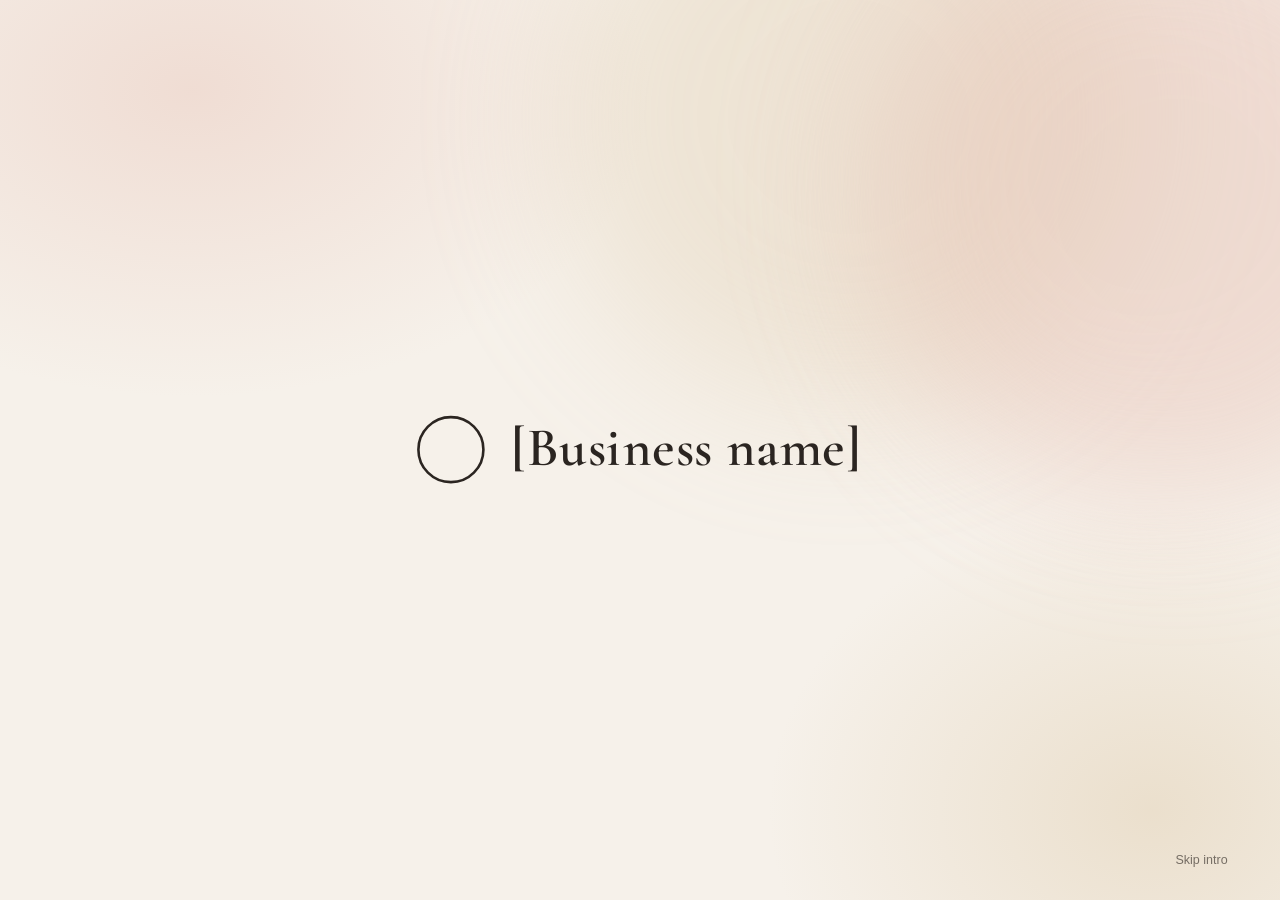
<file: index.html>
<!DOCTYPE html>
<html lang="en">
<head>
<meta charset="utf-8">
<meta name="viewport" content="width=device-width, initial-scale=1, viewport-fit=cover">
<title>[Business name] · Makeup artist (trial)</title>
<meta name="apple-mobile-web-app-capable" content="yes">
<meta name="mobile-web-app-capable" content="yes">
<meta name="apple-mobile-web-app-status-bar-style" content="black-translucent">
<meta name="description" content="Makeup artist on the Gold Coast: natural, special occasions, editorial and party makeup.">
<link rel="preconnect" href="https://fonts.googleapis.com"><link rel="preconnect" href="https://fonts.gstatic.com" crossorigin>
<link rel="stylesheet" href="https://fonts.googleapis.com/css2?family=Baloo+2:wght@400;600;700&family=Bodoni+Moda:ital,wght@0,500;1,500&family=Bungee&family=Cormorant+Garamond:ital,wght@0,400;0,500;0,600;1,400;1,500&family=Creepster&family=Fredoka:wght@400;600&family=Jost:wght@300;400;500&family=Mountains+of+Christmas:wght@700&family=Pinyon+Script&family=Righteous&family=Shrikhand&family=Sniglet:wght@400;800&family=Syne:wght@500;600;700&display=swap">
<!--
  NEW SITE, BASE FOUNDATION: one continuous gallery holds every image on the site.
  Structure and behaviour only. Colours, themes and fonts are placeholders for now.

  Edit content:  gallery-data.js                  (images, descriptions, About lines, affiliates, brands, products)
  Edit prices:   ../settings/pricing-settings.js  (LOOK_PRICES)
  Edit details:  ../settings/site-settings.js     (business name, email, socials)

  Layout, top to bottom: header / section links (centred) / gallery / style button (centred) / footer strip
-->
<style>
/* ================= TOKENS (placeholder neutrals: themes come later) ================= */
:root{
  --hdr:58px; --navh:46px; --btnh:56px; --band:64px; --cap:0px; --gap:14px;
  --th:clamp(110px, calc(100svh - var(--hdr) - var(--navh) - var(--btnh) - var(--band) - var(--cap) - 24px), 440px); /* image height: one row only */
  --tw:calc(var(--th) * .8);                                                                                       /* every image is 4:5 */
  --bg:#efedea; --fg:#1d1b1a; --soft:rgba(29,27,26,.6); --ph:rgba(29,27,26,.09); --line:rgba(29,27,26,.18);
  --font:system-ui,-apple-system,"Segoe UI",Roboto,sans-serif;
  --fh:"Cormorant Garamond",Georgia,serif;   /* display font (changes per section) */
  --ff:"Jost",system-ui,sans-serif;          /* text font (changes per section) */
}
/* ================= THEMES: each part of the gallery has its own colours and fonts (taken from the previous site) ================= */
body[data-part="about"],.sheet[data-style="about"]{--bg:#f6f1ea;--fg:#2b2521;--soft:rgba(43,37,33,.62);--ph:rgba(43,37,33,.08);--line:rgba(43,37,33,.18)}
body[data-part="natural"],.sheet[data-style="natural"]{--bg:#eef0e6;--fg:#2f3a2b;--soft:#5d6a57;--ph:rgba(47,58,43,.09);--line:#c4cfb7;--fh:Georgia,"Times New Roman",serif;--ff:Georgia,"Times New Roman",serif}
body[data-part="special"],.sheet[data-style="special"]{--bg:#fbf7f0;--fg:#3d3833;--soft:#6e665d;--ph:rgba(61,56,51,.08);--line:#e2d3bd;--fh:"Cormorant Garamond",Georgia,serif;--ff:"Jost",system-ui,sans-serif}
body[data-part="editorial"],.sheet[data-style="editorial"]{--bg:#0a0a0b;--fg:#ececec;--soft:#a9a9ae;--ph:rgba(236,236,236,.08);--line:#2e2e33;--fh:"Bodoni Moda",Didot,"Bodoni 72",serif;--ff:"Syne",system-ui,sans-serif}
body[data-part="parties"],.sheet[data-style="parties"]{--bg:#fff8ef;--fg:#2a1a3a;--soft:#5e4d6b;--ph:rgba(42,26,58,.08);--line:#f1d3ae;--fh:"Shrikhand",Georgia,cursive;--ff:"Baloo 2","Trebuchet MS",system-ui,sans-serif}
body[data-part="clients"]{--bg:#eef0f1;--fg:#22272a;--soft:rgba(34,39,42,.62);--ph:rgba(34,39,42,.08);--line:rgba(34,39,42,.18)}
body[data-part="inspiration"]{--bg:#1c1a19;--fg:#f1eee9;--soft:rgba(241,238,233,.62);--ph:rgba(241,238,233,.09);--line:rgba(241,238,233,.22);--fh:"Bodoni Moda",Didot,serif}
body[data-part="affiliates"],body[data-part="brands"],body[data-part="products"]{--bg:#f2eee8;--fg:#26221f;--soft:rgba(38,34,31,.62);--ph:rgba(38,34,31,.08);--line:rgba(38,34,31,.18);--fh:"Syne",system-ui,sans-serif}
/* Parties changes again for each season */
body[data-scene="halloween"]{--bg:#1d1b26;--fg:#fff3e6;--soft:rgba(255,243,230,.66);--ph:rgba(255,243,230,.08);--line:rgba(255,138,31,.4);--fh:"Creepster",Impact,cursive;--ff:"Fredoka",system-ui,sans-serif}
body[data-scene="easter"]{--bg:#fdf6ff;--fg:#3b2a4a;--soft:#6a5a78;--line:#e3cdf2;--fh:"Sniglet",system-ui,sans-serif;--ff:"Sniglet",system-ui,sans-serif}
body[data-scene="christmas"]{--bg:#3a0d16;--fg:#fff7ea;--soft:rgba(255,247,234,.7);--ph:rgba(255,247,234,.09);--line:rgba(212,175,55,.45);--fh:"Mountains of Christmas",Georgia,serif;--ff:"Baloo 2",system-ui,sans-serif}
body[data-scene="birthday"]{--bg:#fff7fb;--fg:#2a1a3a;--soft:#5e4d6b;--line:#ffd0e6;--fh:"Bungee",Impact,sans-serif;--ff:"Fredoka",system-ui,sans-serif}
body[data-scene="festival"]{--bg:#3a1a4f;--fg:#fff5fb;--soft:rgba(255,245,251,.72);--ph:rgba(255,245,251,.1);--line:rgba(255,154,213,.45);--fh:"Righteous",system-ui,sans-serif;--ff:"Fredoka",system-ui,sans-serif}
*,*::before,*::after{box-sizing:border-box}
html,body{margin:0;height:100%;overflow:hidden}
body{background:var(--bg);color:var(--fg);font:400 14px/1.45 var(--ff);transition:background-color .9s,color .9s;-webkit-font-smoothing:antialiased;
  height:100vh;height:100svh;display:grid;grid-template-rows:var(--hdr) minmax(var(--navh),1fr) auto minmax(var(--btnh),1fr) var(--band)}
a{color:inherit}
button{font:inherit;color:inherit;background:none;border:0;cursor:pointer;padding:0}
:focus-visible{outline:2px solid currentColor;outline-offset:3px}

/* ================= HEADER: logo left, social and Enquire right ================= */
.hdr{position:relative;z-index:2;display:flex;align-items:center;justify-content:space-between;gap:16px;padding:0 max(18px,env(safe-area-inset-left))}
.brand{display:flex;align-items:center;gap:10px;text-decoration:none;font-weight:600;letter-spacing:.02em;white-space:nowrap}
.brand i{width:26px;height:26px;border-radius:50%;border:1.5px solid currentColor;display:block}  /* logo placeholder */
.right{display:flex;align-items:center;gap:14px}
.social{display:flex;gap:12px}
.social a{font-size:13px;color:var(--soft);text-decoration:none}
.social a:hover{color:var(--fg)}
.enq{padding:8px 16px;border:1px solid var(--fg);border-radius:99px;font-size:13px;text-decoration:none;white-space:nowrap}
.enq:hover{background:var(--fg);color:var(--bg)}

/* ================= SECTION LINKS: centred, halfway between header and gallery ================= */
.navrow{display:flex;align-items:center;justify-content:center;position:relative;z-index:25;padding:0 12px}
.nav{display:flex;gap:2px;flex-wrap:nowrap}
.nav button{padding:7px 11px;border-radius:99px;font-size:13px;color:var(--soft);transition:color .3s,background .3s;white-space:nowrap}
.nav button:hover{color:var(--fg)}
.nav button[aria-current="true"]{color:var(--fg);background:var(--ph)}
/* the link for the part of the gallery on screen is clear; the others fade back */
.nav > button,.dd-btn{opacity:.4;transition:opacity .35s,color .3s,background .3s}
.nav > button[aria-current="true"],.dd-btn[aria-current="true"],.nav > button:hover,.dd-btn:hover,.nav button:focus-visible{opacity:1}
/* Styles and Connections: a click shows their links on the same line (Styles to the right, Connections to the left) and fades the rest */
.dd{position:relative;display:flex}
.dd-menu{position:absolute;top:0;left:100%;display:flex;gap:2px;padding-left:4px;opacity:0;visibility:hidden;transform:translateX(-10px);transition:opacity .3s,transform .3s,visibility .3s}
.dd.left .dd-menu{left:auto;right:100%;padding:0 4px 0 0;transform:translateX(10px)}
.dd.open .dd-menu{opacity:1;visibility:visible;transform:none}
.nav .dd-menu button{opacity:.55}
.nav .dd-menu button[aria-current="true"],.nav .dd-menu button:hover,.nav .dd-menu button:focus-visible{opacity:1}
.nav.expanded > button,.nav.expanded .dd:not(.open){opacity:0;visibility:hidden;transition:opacity .3s,visibility .3s}
.nav.expanded .dd.open .dd-btn{opacity:1}

/* ================= GALLERY: one row, always scrolling, drag / swipe / wheel to move it ================= */
.strip{position:relative;z-index:1;overflow:hidden;height:calc(var(--th) + var(--cap));cursor:grab;touch-action:none;user-select:none;-webkit-user-select:none}
.strip.dragging{cursor:grabbing}
.track{display:flex;gap:var(--gap);will-change:transform}
.t{flex:0 0 var(--tw);margin:0}
.t.start{margin-left:calc(var(--tw) * .7)}          /* breathing room where each section begins */
.t .ph{width:var(--tw);height:var(--th);background:var(--ph);overflow:hidden;border-radius:2px;transition:background-color .9s}
.t img{width:100%;height:100%;object-fit:cover;display:block;pointer-events:none;-webkit-user-drag:none}
.t.logo .ph{background:#fff}
.t.logo img{object-fit:contain;padding:20%}
.t figcaption{margin-top:9px;font-size:12px;color:var(--soft);white-space:nowrap;overflow:hidden;text-overflow:ellipsis}
.strip .t{cursor:pointer}

/* ================= STYLE BUTTON: centred, halfway between gallery and footer; only shows for the style on screen ================= */
.btnrow{position:relative;z-index:1;display:grid;place-items:center;padding:0 12px}
.btnrow > *{grid-area:1/1}
.note{margin:0;max-width:640px;text-align:center;font:400 12px/1.5 var(--ff);color:var(--soft);opacity:0;visibility:hidden;transform:translateY(6px);transition:opacity .4s,transform .4s,visibility .4s}
.note.show{opacity:1;visibility:visible;transform:none}
@media (max-height:500px){.note{font-size:10.5px;max-width:82vw}}
.stylebtn{padding:10px 22px;border:1px solid var(--fg);border-radius:99px;font-size:13px;white-space:nowrap;
  opacity:0;visibility:hidden;transform:translateY(6px);transition:opacity .35s,transform .35s,visibility .35s,background .25s,color .25s}
.stylebtn.show{opacity:1;visibility:visible;transform:none}
.stylebtn:hover{background:var(--fg);color:var(--bg)}

/* ================= FOOTER STRIP ================= */
.band{position:relative;z-index:1;display:grid;grid-template-columns:minmax(0,1fr) minmax(0,2.4fr) minmax(0,1fr);align-items:center;gap:20px;padding:0 max(18px,env(safe-area-inset-left)) env(safe-area-inset-bottom)}
.where{font-size:12px;color:var(--soft);white-space:nowrap;overflow:hidden;text-overflow:ellipsis}
.where b{color:var(--fg);font-weight:600}
.say{margin:0;text-align:center;font-size:15px;min-height:1.5em;transition:opacity .45s}
.say.out{opacity:0}
.say.small{font-size:11.5px;color:var(--soft);line-height:1.4}

/* ================= INFO PANEL (pauses the gallery) ================= */
.panel{position:fixed;inset:0;z-index:40;display:grid;place-items:center;padding:20px;background:rgba(0,0,0,.18);opacity:0;visibility:hidden;transition:opacity .3s,visibility .3s}
.panel.open{opacity:1;visibility:visible}
.sheet{width:min(760px,100%);max-height:calc(100svh - 40px);overflow:auto;background:var(--bg);color:var(--fg);border-radius:4px;padding:34px 36px 30px;position:relative;
       font-family:var(--ff);transform:translateY(12px);transition:transform .35s}
.panel.open .sheet{transform:none}
.x{position:absolute;top:10px;right:14px;font-size:28px;line-height:1;padding:6px;color:var(--soft)}
.x:hover{color:var(--fg)}
.sheet h2{margin:0 0 6px;font-size:26px;font-weight:600}
.sheet .intro{margin:0 0 22px;color:var(--soft)}
.prices{list-style:none;margin:0;padding:0;border-top:1px solid var(--line)}
.prices li{display:grid;grid-template-columns:1fr auto;gap:4px 18px;padding:12px 0;border-bottom:1px solid var(--line)}
.prices b{font-weight:600}
.prices .amt{text-align:right;white-space:nowrap;font-weight:600}
.prices .amt small,.prices .inc{font-weight:400;color:var(--soft);font-size:12.5px}
.prices .inc{grid-column:1/-1}
.rules{margin:18px 0 0;font-size:12.5px;color:var(--soft)}
.book{display:inline-block;margin-top:20px;padding:12px 24px;border-radius:99px;background:var(--fg);color:var(--bg);text-decoration:none;font-weight:500}
/* image preview */
.sheet.view{width:auto;max-width:min(92vw,1100px);padding:22px 22px 20px}
.pv{margin:0;display:grid;gap:14px;justify-items:center}
.pv-img{background:var(--ph);border-radius:2px;overflow:hidden;height:min(68svh,760px);aspect-ratio:4/5;max-width:100%}
.pv-img img{width:100%;height:100%;object-fit:cover;display:block}
.pv.logo .pv-img{background:#fff}
.pv.logo .pv-img img{object-fit:contain;padding:18%}
.pv figcaption{display:grid;gap:4px;text-align:center;max-width:560px}
.pv-where{font-size:11px;letter-spacing:.12em;text-transform:uppercase;color:var(--soft)}
.pv figcaption b{font-size:18px;font-weight:500}
.pv figcaption small{font-size:11.5px;color:var(--soft);margin-top:6px;line-height:1.4}
@media (max-height:500px){
  .sheet.view{padding:14px 44px 14px 14px}
  .pv{grid-template-columns:auto minmax(0,260px);align-items:center;justify-items:start}
  .pv-img{height:calc(100svh - 70px)}
  .pv figcaption{text-align:left}
}

/* ================= FONTS ON THE PAGE ================= */
.brand span{font-family:"Cormorant Garamond",Georgia,serif;font-size:21px;font-weight:600;letter-spacing:.01em}
.say,.stylebtn,.sheet h2,.pv figcaption b{font-family:var(--fh)}
.say{font-size:18px}
.say.small{font-family:var(--ff)}
.stylebtn{font-size:16px;padding:10px 28px}
body[data-part="special"] .stylebtn{font-family:"Pinyon Script",cursive;font-size:24px;padding:4px 30px 6px}
body[data-part="editorial"] .where,body[data-part="editorial"] .stylebtn{text-transform:uppercase;letter-spacing:.14em}
body[data-part="editorial"] .stylebtn{font-size:15px}
.sheet h2{font-size:32px;font-weight:500}

/* ================= SCENES: the background changes with each part of the gallery ================= */
.scenes{position:fixed;inset:0;z-index:0;pointer-events:none;overflow:hidden}
.scene{position:absolute;inset:0;opacity:0;transition:opacity 1.4s ease;overflow:hidden}
.scene.on{opacity:1}
.scene i{position:absolute;display:block;left:var(--x);top:0;animation-play-state:paused!important}
.scene.on i{animation-play-state:running!important}
.scene[data-scene="about"]{background:radial-gradient(60vmax 40vmax at 15% 10%,rgba(232,196,184,.45),transparent 60%),radial-gradient(50vmax 40vmax at 90% 90%,rgba(214,190,150,.35),transparent 60%),#f6f1ea}
.scene[data-scene="natural"]{background:radial-gradient(40vmax 40vmax at 85% 0%,rgba(255,236,170,.6),transparent 60%),linear-gradient(140deg,#dfe9dc,#d7e7ee 60%,#efe5cf)}
.scene[data-scene="special"]{background:radial-gradient(50vmax 40vmax at 50% 0%,rgba(201,166,107,.3),transparent 65%),linear-gradient(135deg,#f6e7e1,#f4ebdf 55%,#ecdcc0)}
.scene[data-scene="editorial"]{background:#0a0a0b}
.scene[data-scene="parties"]{background:linear-gradient(120deg,#f1e8ff,#ffe8f2 50%,#fff3d6)}
.scene[data-scene="halloween"]{background:radial-gradient(60vmax 35vmax at 50% 110%,rgba(255,138,31,.38),transparent 65%),linear-gradient(#14121b,#2a1838)}
.scene[data-scene="easter"]{background:linear-gradient(135deg,#ffe3ef,#e9ddff 50%,#dff5ea)}
.scene[data-scene="christmas"]{background:radial-gradient(50vmax 40vmax at 50% 0%,rgba(212,175,55,.25),transparent 60%),linear-gradient(160deg,#5c111f,#2a0b12 55%,#173226)}
.scene[data-scene="birthday"]{background:linear-gradient(120deg,#fff0f7,#e8fbff 50%,#fff8d6)}
.scene[data-scene="festival"]{background:linear-gradient(170deg,#24123f,#5b1f63 45%,#c2436f 78%,#f29a6b)}
.scene[data-scene="clients"]{background:radial-gradient(50vmax 40vmax at 80% 10%,rgba(190,205,214,.55),transparent 60%),#eef0f1}
.scene[data-scene="inspiration"]{background:radial-gradient(40vmax 30vmax at 50% 45%,rgba(255,240,220,.1),transparent 70%),#1c1a19}
.scene[data-scene="connect"]{background:radial-gradient(rgba(38,34,31,.08) 1px,transparent 1.6px) 0 0/22px 22px,#f2eee8}
.scene[data-scene="editorial"]::after,.scene[data-scene="inspiration"]::after{content:"";position:absolute;inset:-50%;opacity:.07;
  background-image:url("data:image/svg+xml,%3Csvg xmlns='http://www.w3.org/2000/svg' width='160' height='160'%3E%3Cfilter id='n'%3E%3CfeTurbulence baseFrequency='.85' numOctaves='2'/%3E%3C/filter%3E%3Crect width='100%25' height='100%25' filter='url(%23n)'/%3E%3C/svg%3E")}
@keyframes sc-fall{from{transform:translate3d(0,-12vh,0) rotate(0)}50%{transform:translate3d(var(--sway),50vh,0) rotate(180deg)}to{transform:translate3d(0,112vh,0) rotate(360deg)}}
@keyframes sc-rise{from{transform:translate3d(0,112vh,0)}50%{transform:translate3d(var(--sway),50vh,0)}to{transform:translate3d(0,-16vh,0)}}
@keyframes sc-bob{0%,100%{transform:translateY(0) rotate(-6deg)}50%{transform:translateY(-18px) rotate(6deg)}}
@keyframes sc-twinkle{0%,100%{opacity:0;transform:scale(.4)}50%{opacity:1;transform:scale(1)}}
@keyframes sc-drift{0%,100%{transform:translate(0,0) scale(1)}33%{transform:translate(12vw,6vh) scale(1.15)}66%{transform:translate(-8vw,10vh) scale(.9)}}
.scene .leaf{width:calc(18px * var(--s));height:calc(10px * var(--s));background:var(--c);border-radius:0 100% 0 100%;opacity:.55;animation:sc-fall var(--d) linear var(--dl) infinite}
.scene .petal{width:calc(13px * var(--s));height:calc(10px * var(--s));background:var(--c);border-radius:100% 0 100% 0;opacity:.8;animation:sc-fall var(--d) linear var(--dl) infinite}
.scene .snow{width:calc(5px * var(--s));height:calc(5px * var(--s));border-radius:50%;background:var(--c);opacity:.85;animation:sc-fall var(--d) linear var(--dl) infinite}
.scene .conf{width:calc(7px * var(--s));height:calc(12px * var(--s));background:var(--c);opacity:.75;animation:sc-fall var(--d) linear var(--dl) infinite}
.scene .ember{width:calc(4px * var(--s));height:calc(4px * var(--s));border-radius:50%;background:#ffb35c;box-shadow:0 0 10px 3px rgba(255,138,31,.7);animation:sc-rise var(--d) linear var(--dl) infinite}
.scene .balloon{width:calc(34px * var(--s));height:calc(42px * var(--s));border-radius:50% 50% 48% 48%;background:var(--c);opacity:.55;animation:sc-rise var(--d) linear var(--dl) infinite}
.scene .balloon::after{content:"";position:absolute;left:50%;top:100%;width:1px;height:46px;background:rgba(42,26,58,.25)}
.scene .egg{top:var(--y);width:calc(30px * var(--s));height:calc(40px * var(--s));border-radius:50% 50% 50% 50%/60% 60% 40% 40%;background:var(--c);opacity:.7;animation:sc-bob var(--d) ease-in-out var(--dl) infinite}
.scene .glit{top:var(--y);width:calc(4px * var(--s));height:calc(4px * var(--s));border-radius:50%;background:var(--c);box-shadow:0 0 8px 2px var(--c);animation:sc-twinkle var(--d) ease-in-out var(--dl) infinite}
.scene .blob{top:var(--y);width:46vmax;height:46vmax;margin:-23vmax 0 0 -23vmax;border-radius:50%;background:var(--c);filter:blur(70px);opacity:.35;animation:sc-drift var(--d) ease-in-out var(--dl) infinite}
.scene .moon{left:78%;top:12%;width:12vmin;height:12vmin;border-radius:50%;background:#ffe9c4;box-shadow:0 0 60px 20px rgba(255,200,120,.35);opacity:.85}
@media (prefers-reduced-motion:reduce){.scene i{animation:none!important}}

/* ================= LOADER / ROTATE TO LANDSCAPE (phones and tablets) ================= */
.rot{position:fixed;inset:0;z-index:100;display:none;flex-direction:column;align-items:center;justify-content:center;gap:22px;background:#111;color:#eee;text-align:center;padding:24px;transition:opacity .5s}
.rot .phone{width:46px;height:80px;border:2.5px solid currentColor;border-radius:9px;position:relative;animation:turn 2.2s ease-in-out infinite}
.rot .phone::after{content:"";position:absolute;left:50%;bottom:6px;width:10px;height:2px;margin-left:-5px;background:currentColor;border-radius:2px}
.rot p{margin:0;font-size:15px;letter-spacing:.02em}
@keyframes turn{0%,20%{transform:rotate(0)}50%,75%{transform:rotate(-90deg)}100%{transform:rotate(0)}}
html.touch .rot.loading{display:flex}
@media (orientation:portrait){html.touch .rot{display:flex}}
.rot.done{opacity:0;pointer-events:none}

/* ================= SMALL LANDSCAPE SCREENS (phones on their side) ================= */
@media (max-height:500px){
  :root{--hdr:42px;--navh:34px;--btnh:40px;--band:40px;--cap:0px;--gap:10px}
  .nav button{padding:5px 8px;font-size:11.5px}
  .social{display:none}
  .enq{padding:5px 12px;font-size:12px}
  .brand span{font-size:16px}
  .brand i{width:22px;height:22px}
  .say{font-size:12px}
  .say.small{font-size:10.5px}
  .stylebtn{padding:6px 16px;font-size:12px}
  .t figcaption{margin-top:6px;font-size:11px}
  .where{display:none}
  .band{grid-template-columns:1fr}
}
@media (max-width:900px) and (min-height:501px){ .social{display:none} }
/* ================= GLASS (Apple style): active link, sub-links, Enquire, style button, panels ================= */
:root{--ui:-apple-system,BlinkMacSystemFont,"SF Pro Text","Segoe UI Variable Text","Segoe UI",Roboto,"Helvetica Neue",Arial,sans-serif}
.nav,.nav button,.enq,.social a{font-family:var(--ui);font-weight:500;letter-spacing:0;text-transform:none}
.nav button{font-size:13.5px;border:1px solid transparent}
.nav .dd-menu{gap:6px;padding-left:8px}
.nav .dd.left .dd-menu{padding:0 8px 0 0}
.nav > button[aria-current="true"],.dd-btn[aria-current="true"],.dd.open .dd-btn,.nav .dd-menu button,.enq,.stylebtn{
  color:var(--fg);
  background:linear-gradient(180deg,rgba(255,255,255,.34),rgba(255,255,255,.1));
  -webkit-backdrop-filter:blur(14px) saturate(180%);backdrop-filter:blur(14px) saturate(180%);
  border:1px solid rgba(255,255,255,.42);
  box-shadow:inset 0 1px 1px rgba(255,255,255,.7),inset 0 -1px 2px rgba(255,255,255,.18),0 0 0 .5px rgba(0,0,0,.06),0 8px 24px -6px rgba(0,0,0,.22);
  transition:background .3s,box-shadow .3s,transform .2s,opacity .35s,visibility .35s}
.nav .dd-menu button{opacity:.8}
.nav .dd-menu button[aria-current="true"],.nav .dd-menu button:hover,.enq:hover,.stylebtn:hover{
  background:linear-gradient(180deg,rgba(255,255,255,.5),rgba(255,255,255,.18));color:var(--fg);opacity:1}
.enq:active,.stylebtn:active,.nav button:active{transform:scale(.97)}
.sheet{
  background:linear-gradient(180deg,rgba(255,255,255,.2),rgba(255,255,255,.04)),color-mix(in srgb,var(--bg) 72%,transparent);
  -webkit-backdrop-filter:blur(28px) saturate(170%);backdrop-filter:blur(28px) saturate(170%);
  border:1px solid rgba(255,255,255,.4);border-radius:22px;
  box-shadow:inset 0 1px 1px rgba(255,255,255,.55),0 30px 80px -20px rgba(0,0,0,.45)}
/* refraction: the background bends through the glass (Chrome and Edge only; other browsers keep the frosted glass) */
html.refract .nav > button[aria-current="true"],html.refract .dd-btn[aria-current="true"],html.refract .dd.open .dd-btn,
html.refract .nav .dd-menu button,html.refract .enq,html.refract .stylebtn{
  -webkit-backdrop-filter:url(#glass-refract) blur(5px) saturate(190%);backdrop-filter:url(#glass-refract) blur(5px) saturate(190%)}
/* solid buttons where glass can't render, or for people who turn transparency down */
@supports not ((backdrop-filter:blur(1px)) or (-webkit-backdrop-filter:blur(1px))){
  .nav > button[aria-current="true"],.dd-btn[aria-current="true"],.dd.open .dd-btn,.nav .dd-menu button,.enq,.stylebtn,.sheet{background:var(--bg)}}
@media (prefers-reduced-transparency:reduce){
  .nav > button[aria-current="true"],.dd-btn[aria-current="true"],.dd.open .dd-btn,.nav .dd-menu button,.enq,.stylebtn,.sheet{background:var(--bg);-webkit-backdrop-filter:none;backdrop-filter:none}}
@media (max-height:500px){.nav button{font-size:11.5px}}
/* no visible close symbol: click outside the panel or press Esc to close (the button stays for screen readers) */
.x{position:absolute!important;width:1px;height:1px;padding:0!important;margin:-1px;overflow:hidden;clip:rect(0 0 0 0);white-space:nowrap;border:0}
.panel{cursor:pointer}.sheet{cursor:auto}
/* the style button disappears while its price panel is open, and comes back when it closes */
body:has(.panel.open) .stylebtn{opacity:0;visibility:hidden;transform:translateY(6px)}
/* Instagram sits at the right end of the section links; Enquire floats in the bottom right corner */
.navrow{gap:6px}
.navrow .social{display:flex!important;gap:2px;transition:opacity .3s,visibility .3s}
.navrow .social a{font-family:var(--ui,var(--font));font-weight:500;font-size:13.5px;padding:7px 11px;border-radius:99px;color:var(--fg);opacity:.4;transition:opacity .35s}
.navrow .social a:hover,.navrow .social a:focus-visible{opacity:1}
.navrow:has(.nav.expanded) .social{opacity:0;visibility:hidden}
.enq{position:fixed;right:max(18px,env(safe-area-inset-right));bottom:max(16px,env(safe-area-inset-bottom));z-index:30;padding:11px 22px;font-size:14px}
@media (max-height:500px){
  .navrow .social a{font-size:11.5px;padding:5px 8px}
  .enq{padding:7px 14px;font-size:12px;bottom:8px;right:12px}
  .band{padding-right:96px}
}
/* a little more space between the section links; social links show as logos */
.nav{gap:10px}
.nav .dd-menu{gap:8px;padding-left:10px}
.nav .dd.left .dd-menu{padding:0 10px 0 0}
.navrow{gap:14px}
.navrow .social{gap:6px}
.navrow .social a{display:grid;place-items:center;width:34px;height:34px;padding:0}
@media (max-height:500px){.nav{gap:6px}.navrow .social a{width:28px;height:28px;padding:0}.navrow .social svg{width:16px;height:16px}}
/* ================= OPENING INTRO ================= */
.navrow,.strip,.btnrow,.band,.enq{transition:opacity .9s ease}
body.intro-on .navrow,body.intro-on .strip,body.intro-on .btnrow,body.intro-on .band,body.intro-on .enq{opacity:0;pointer-events:none}
body.brand-wait .hdr .brand{visibility:hidden}
.intro{position:fixed;inset:0;z-index:50;display:grid;place-items:center;pointer-events:none;padding:0 24px}
body.intro-on .intro{pointer-events:auto;cursor:pointer}
.intro > *{grid-area:1/1}
.intro-brand{position:fixed;z-index:60;margin:0;opacity:0;transform-origin:50% 50%;pointer-events:none;
  transition:opacity .9s ease,transform 1.4s cubic-bezier(.7,0,.2,1)}
.intro-brand.in{opacity:1}
.intro-line{margin:0;max-width:min(720px,86vw);text-align:center;color:var(--fg);
  font:400 clamp(22px,3vw,36px)/1.3 "Cormorant Garamond",Georgia,serif;opacity:0;transform:translateY(10px);transition:opacity .7s ease,transform .7s ease}
.intro-line.on{opacity:1;transform:none}
.intro-go{font:500 16px/1 var(--ui,var(--font));color:var(--fg);padding:14px 34px;border-radius:99px;cursor:pointer;
  background:linear-gradient(180deg,rgba(255,255,255,.4),rgba(255,255,255,.12));
  -webkit-backdrop-filter:blur(14px) saturate(180%);backdrop-filter:blur(14px) saturate(180%);
  border:1px solid rgba(255,255,255,.5);
  box-shadow:inset 0 1px 1px rgba(255,255,255,.75),0 0 0 .5px rgba(0,0,0,.06),0 12px 30px -8px rgba(0,0,0,.25);
  opacity:0;visibility:hidden;transform:translateY(10px) scale(.96);transition:opacity .6s ease,transform .6s ease,visibility .6s,background .3s}
.intro-go.on{opacity:1;visibility:visible;transform:none}
.intro-go:hover{background:linear-gradient(180deg,rgba(255,255,255,.55),rgba(255,255,255,.2))}
@media (max-height:500px){.intro-line{font-size:20px}.intro-go{padding:10px 26px;font-size:14px}}
@media (prefers-reduced-motion:reduce){.intro-brand{transition:opacity .5s ease}}
/* bottom-left info text: wraps onto a second line instead of cutting off, and shows on phones too */
.where{white-space:normal;overflow:visible;text-overflow:clip;line-height:1.35;overflow-wrap:normal;word-break:normal}
@media (max-height:500px){.where{display:block;font-size:10.5px;line-height:1.3}.band{grid-template-columns:minmax(0,1fr) minmax(0,1.7fr);gap:12px}}
/* rotating text (About, Affiliates, Brands, Products) sits centred between the gallery and the bottom of the screen */
.mid{display:flex;align-items:center;justify-content:center;gap:18px;max-width:min(940px,92vw)}
.mid .say{margin:0;text-align:center;max-width:640px}
.collab{display:inline-block;text-decoration:none;white-space:nowrap}
.mid .collab:not(.show){position:absolute}
@media (max-height:500px){.mid{gap:10px}.mid .say{font-size:12.5px;line-height:1.3}}
/* ================= POP-UP BUTTONS (glass) ================= */
.acts{display:flex;flex-wrap:wrap;gap:10px;margin-top:24px}
.gbtn{display:inline-flex;align-items:center;justify-content:center;padding:11px 22px;border-radius:99px;font:500 14px/1 var(--ui,var(--font));color:var(--fg);text-decoration:none;cursor:pointer;
  background:linear-gradient(180deg,rgba(255,255,255,.26),rgba(255,255,255,.06));
  -webkit-backdrop-filter:blur(12px) saturate(170%);backdrop-filter:blur(12px) saturate(170%);
  border:1px solid rgba(255,255,255,.38);
  box-shadow:inset 0 1px 1px rgba(255,255,255,.55),0 0 0 .5px rgba(0,0,0,.08),0 8px 22px -8px rgba(0,0,0,.25);transition:background .3s,transform .2s}
.gbtn.primary{padding:12px 28px;background:linear-gradient(180deg,rgba(255,255,255,.48),rgba(255,255,255,.16))}
.gbtn:hover{background:linear-gradient(180deg,rgba(255,255,255,.6),rgba(255,255,255,.22))}
.gbtn:active{transform:scale(.97)}
.subs{list-style:none;display:flex;flex-wrap:wrap;gap:8px;padding:0;margin:2px 0 0}
.subs li{padding:6px 13px;border-radius:99px;border:1px solid var(--line);font-size:12.5px;color:var(--soft)}
.sheet .pv-where{display:block;margin-bottom:8px}
.enq-pop .intro{margin-bottom:0}

/* ================= TWO-PAGE STYLE POP-UPS ================= */
.flip{position:relative;display:grid;overflow:hidden;border-radius:14px}
.pg{grid-area:1/1;display:flex;flex-direction:column;align-items:flex-start;transition:opacity .35s ease,visibility .35s}
.pg:not(.on){opacity:0;visibility:hidden}
.pg1{justify-content:center}
.pg1 h2{font-size:clamp(26px,3.2vw,38px);line-height:1.15;max-width:22ch}
.pg2 .prices{width:100%}
.flip[data-run]:not([data-run="fade"]) .pg{transition:none}
.flip.both .pg{opacity:1;visibility:visible}
.fx{position:absolute;inset:0;pointer-events:none;z-index:3;overflow:hidden}

/* Natural: a wave washes across */
.wave{position:absolute;top:-6%;bottom:-6%;left:0;width:170%;display:flex;transform:translateX(60%);color:#7fa491}
.wave.back{color:rgba(201,220,207,.95)}
.wave svg{height:100%;width:14%;flex:0 0 14%;fill:currentColor;display:block}
.wave svg:last-child{transform:scaleX(-1)}
.wave i{flex:1;background:linear-gradient(180deg,currentColor,color-mix(in srgb,currentColor 80%,#fff))}
.flip[data-run="wave"] .wave{animation:wv 1.55s cubic-bezier(.65,0,.35,1) forwards}
.flip[data-run="wave"] .wave.back{animation-duration:1.7s;animation-delay:-.06s}
@keyframes wv{from{transform:translateX(60%)}to{transform:translateX(-102%)}}

/* Special occasions: gold line, the panel closes over it, then opens on the prices */
.veil{position:absolute;left:0;right:0;height:50.5%;background:linear-gradient(180deg,#f8efe4,#efe2cf)}
.veil.t{top:0;transform:translateY(-101%);box-shadow:0 10px 30px -12px rgba(120,90,50,.35)}
.veil.b{bottom:0;transform:translateY(101%);box-shadow:0 -10px 30px -12px rgba(120,90,50,.35)}
.gline{position:absolute;left:8%;right:8%;top:50%;height:1px;margin-top:-.5px;transform:scaleX(0);
  background:linear-gradient(90deg,transparent,#c9a66b 20%,#f3dfb4 50%,#c9a66b 80%,transparent);box-shadow:0 0 12px rgba(201,166,107,.85)}
.flip[data-run="reveal"] .veil.t{animation:rv-t 1.6s cubic-bezier(.77,0,.18,1) forwards}
.flip[data-run="reveal"] .veil.b{animation:rv-b 1.6s cubic-bezier(.77,0,.18,1) forwards}
.flip[data-run="reveal"] .gline{animation:rv-l 1.6s ease forwards}
@keyframes rv-t{0%{transform:translateY(-101%)}28%,50%{transform:translateY(0)}100%{transform:translateY(-101%)}}
@keyframes rv-b{0%{transform:translateY(101%)}28%,50%{transform:translateY(0)}100%{transform:translateY(101%)}}
@keyframes rv-l{0%,12%{transform:scaleX(0);opacity:1}42%,60%{transform:scaleX(1);opacity:1}100%{transform:scaleX(1.06);opacity:0}}

/* Editorial: pages advance like frames on a film reel */
.flip[data-run="film"]{background:#0b0b0c}
.flip[data-run="film"] .pg1{animation:fr-out 1s cubic-bezier(.75,0,.25,1) forwards}
.flip[data-run="film"] .pg2{animation:fr-in 1s cubic-bezier(.75,0,.25,1) forwards}
@keyframes fr-out{0%{transform:translateY(0);filter:none}45%{filter:blur(1.2px) brightness(1.15)}100%{transform:translateY(-116%);filter:none}}
@keyframes fr-in{0%{transform:translateY(116%);filter:none}55%{filter:blur(1.2px) brightness(1.15)}100%{transform:translateY(0);filter:none}}
.sprk{position:absolute;top:0;bottom:0;width:20px;opacity:0;background-color:#050505;
  background-image:repeating-linear-gradient(180deg,transparent 0 9px,rgba(240,240,240,.9) 9px 21px,transparent 21px 30px);
  background-size:8px 100%;background-repeat:repeat-y;background-position:center 0}
.sprk.l{left:0}.sprk.r{right:0}
.flip[data-run="film"] .sprk{animation:sprk 1s cubic-bezier(.75,0,.25,1) forwards}
@keyframes sprk{0%{opacity:0;background-position:center 0}15%,85%{opacity:1}100%{opacity:0;background-position:center -360px}}
.flip[data-run="film"] .fx::after{content:"";position:absolute;inset:0;background:rgba(255,255,255,.02);animation:flick .12s steps(2) 8}
@keyframes flick{50%{background:rgba(255,255,255,.07)}}

/* Parties: a balloon floats up, inflates and pops into confetti */
.balloon{position:absolute;left:50%;top:50%;width:120px;height:146px;margin:-73px 0 0 -60px;border-radius:50% 50% 48% 48%/55% 55% 45% 45%;opacity:0;transform:translateY(120%) scale(.5);
  background:radial-gradient(circle at 34% 28%,rgba(255,255,255,.85) 0 6%,rgba(255,255,255,0) 22%),radial-gradient(circle at 50% 50%,#ff5fa2,#b23a8a 70%,#6b2fbf);
  box-shadow:inset -10px -14px 30px rgba(60,10,70,.35),0 20px 40px -10px rgba(107,47,191,.45)}
.balloon::after{content:"";position:absolute;left:50%;bottom:-8px;width:12px;height:10px;margin-left:-6px;background:#b23a8a;clip-path:polygon(50% 0,100% 100%,0 100%)}
.balloon b{position:absolute;left:50%;top:100%;width:1px;height:90px;margin-top:2px;background:rgba(42,26,58,.35)}
.flip[data-run="balloon"] .balloon{animation:bl-rise .62s cubic-bezier(.2,.8,.2,1) forwards,bl-wobble .38s ease-in-out .62s 1 forwards}
@keyframes bl-rise{to{transform:translateY(0) scale(1);opacity:1}}
@keyframes bl-wobble{0%{transform:scale(1);opacity:1}40%{transform:scale(1.12,1.05) rotate(-3deg);opacity:1}70%{transform:scale(1.08,1.16) rotate(2deg);opacity:1}100%{transform:scale(1.2);opacity:1}}
.flip.popped .balloon{animation:bl-pop .16s ease-out forwards}
@keyframes bl-pop{from{transform:scale(1.2);opacity:1}to{transform:scale(1.9);opacity:0}}
.flip.popped .fx::before{content:"";position:absolute;left:50%;top:50%;width:40px;height:40px;margin:-20px;border-radius:50%;border:2px solid rgba(255,255,255,.9);animation:bl-ring .5s ease-out forwards}
@keyframes bl-ring{from{transform:scale(.5);opacity:1}to{transform:scale(9);opacity:0}}
.confetti{position:fixed;z-index:70;width:0;height:0;pointer-events:none}
.confetti i{position:absolute;left:0;top:0;display:block;margin:-6px 0 0 -4px}

/* ================= BIO VIDEO SPOT IN THE INTRO ================= */
.intro-video{width:min(760px,82vw);aspect-ratio:16/9;max-height:58vh;border-radius:22px;overflow:hidden;position:relative;opacity:0;transform:scale(.97);
  transition:opacity .9s ease,transform 1.2s cubic-bezier(.2,.8,.2,1);display:grid;place-items:end center;
  background:linear-gradient(180deg,rgba(255,255,255,.34),rgba(255,255,255,.1));-webkit-backdrop-filter:blur(14px) saturate(160%);backdrop-filter:blur(14px) saturate(160%);
  border:1px solid rgba(255,255,255,.45);box-shadow:inset 0 1px 1px rgba(255,255,255,.6),0 30px 70px -24px rgba(0,0,0,.35)}
.intro-video.on{opacity:1;transform:none}
.intro-video span{position:relative;z-index:1;padding:0 0 18px;font:500 11px/1 var(--ui,var(--font));letter-spacing:.16em;text-transform:uppercase;color:var(--soft)}
.intro-video video{position:absolute;inset:0;width:100%;height:100%;object-fit:cover}
.intro-video::after{content:"";position:absolute;inset:0;background:linear-gradient(transparent 40%,rgba(0,0,0,.45));opacity:0}
.intro.has-video .intro-video::after{opacity:1}
.intro.has-video .intro-line{color:#fff;text-shadow:0 2px 18px rgba(0,0,0,.5)}
.intro-line,.intro-go{position:relative;z-index:1}
@media (max-height:500px){.acts{margin-top:14px}.pg1 h2{font-size:22px}}
@media (prefers-reduced-motion:reduce){.intro-video{transition:opacity .5s ease}}
/* pop-up text: keep it in the normal flow (it shares the 'intro' class name with the opening intro screen) */
.sheet .intro{position:static;inset:auto;display:block;padding:0;z-index:auto;pointer-events:auto;cursor:auto;place-items:normal}
.sheet .intro > *{grid-area:auto}
/* Brands (2 x 2) and Products (3 x 3) in the space of one image */
.t.grid .ph{display:grid;gap:5px;background:transparent}
.t.g2 .ph{grid-template-columns:repeat(2,1fr);grid-template-rows:repeat(2,1fr)}
.t.g3 .ph{grid-template-columns:repeat(3,1fr);grid-template-rows:repeat(3,1fr);gap:4px}
.cell{position:relative;overflow:hidden;border-radius:2px;background:var(--ph);transition:filter .3s,transform .3s}
.cell:hover{filter:brightness(1.06);transform:scale(.97)}
.cell.empty{background:transparent;pointer-events:none}
.cell img{width:100%;height:100%;object-fit:cover;display:block;pointer-events:none}
.t.logo .cell{background:#fff}
.t.logo .cell img{object-fit:contain;padding:16%}
.t.logo.grid .ph{background:transparent}
/* opening intro: the whole intro screen fades away once Explore is pressed */
.intro{transition:opacity .8s ease,visibility .8s}
body:not(.intro-on) #intro{opacity:0;visibility:hidden}
/* ================= PHONES AND TABLETS: FULL SCREEN ONLY ================= */
.fsq{position:fixed;inset:0;z-index:95;display:none;align-items:center;justify-content:center;padding:24px;background:#111;color:#eee;text-align:center}
html.touch body.need-fs .fsq{display:flex}
.fsq-box{display:grid;justify-items:center;gap:12px;max-width:440px}
.fsq-ico{opacity:.85;animation:fsq-pulse 2.4s ease-in-out infinite}
@keyframes fsq-pulse{0%,100%{transform:scale(1)}50%{transform:scale(1.12)}}
.fsq-t{margin:0;font:600 20px/1.2 "Cormorant Garamond",Georgia,serif;letter-spacing:.01em}
.fsq-p{margin:0;font:400 13.5px/1.5 var(--ui,var(--font));color:rgba(238,238,238,.75)}
.fsq-go{margin-top:6px;padding:12px 30px;border-radius:99px;font:500 15px/1 var(--ui,var(--font));color:#fff;cursor:pointer;
  background:linear-gradient(180deg,rgba(255,255,255,.22),rgba(255,255,255,.06));border:1px solid rgba(255,255,255,.35);
  box-shadow:inset 0 1px 1px rgba(255,255,255,.45),0 10px 30px -10px rgba(0,0,0,.6)}
.fsq-go[hidden]{display:none}
.fsq-ios{display:grid;gap:12px;justify-items:center}
.fsq-ios[hidden]{display:none}
.fsq-skip{font:500 13px/1 var(--ui,var(--font));color:rgba(238,238,238,.7);text-decoration:underline;text-underline-offset:3px;padding:8px}
@media (prefers-reduced-motion:reduce){.fsq-ico{animation:none}}
/* ================= STYLE POP-UPS: each page its own height; page one centred ================= */
.flip{display:block;transition:height .5s cubic-bezier(.2,.8,.2,1)}
.pg{position:relative}
.pg:not(.on){position:absolute;left:0;right:0;top:0}
.flip.both .pg2{position:absolute;left:0;right:0;top:0}
.pg1{align-items:center;text-align:center;padding:6px 0}
.pg1 h2{margin-left:auto;margin-right:auto}
.pg1 .intro{max-width:56ch;margin-left:auto;margin-right:auto}
.pg1 .subs,.pg1 .acts{justify-content:center}
@media (max-height:500px){
  .sheet{padding:18px 22px 16px;max-height:calc(100svh - 20px)}
  .panel{padding:10px}
  .sheet h2{font-size:22px}
  .pg1 h2{font-size:22px}
  .sheet .intro{font-size:12.5px;margin-bottom:10px}
  .subs li{padding:4px 10px;font-size:11px}
  .pg2 .prices{display:grid;grid-template-columns:1fr 1fr;column-gap:22px}
  .pg2 .prices li{padding:4px 0;gap:2px 12px}
  .pg2 .pv-where{display:none}
  .pg2 h2{margin-bottom:4px}
  .pg2 .prices .inc{line-height:1.25}
  .sheet{padding:14px 20px 12px}
  .pg2 .prices .inc{font-size:11px}
  .rules{margin-top:8px;font-size:11px}
  .acts{margin-top:12px}
  .gbtn{padding:9px 18px;font-size:13px}.gbtn.primary{padding:10px 22px}
}

/* ================= END OF THE SITE ================= */
body.outro-on .navrow,body.outro-on .strip,body.outro-on .btnrow,body.outro-on .band,body.outro-on .enq{opacity:0;pointer-events:none}
.outro{position:fixed;inset:0;z-index:50;display:flex;flex-direction:column;align-items:center;justify-content:center;gap:22px;padding:calc(110px + 6vh) 24px 0;
  pointer-events:none;opacity:0;visibility:hidden;transition:opacity .9s ease,visibility .9s}
body.outro-on .outro{opacity:1;visibility:visible;pointer-events:auto}
.outro-line{margin:0;max-width:min(680px,86vw);min-height:1.3em;text-align:center;color:var(--fg);font:400 clamp(20px,2.6vw,32px)/1.3 "Cormorant Garamond",Georgia,serif;
  opacity:0;transform:translateY(10px);transition:opacity .7s ease,transform .7s ease}
.outro-line.on{opacity:1;transform:none}
@media (max-height:500px){.outro{padding-top:90px;gap:12px}.outro-line{font-size:18px}}
/* ================= SPACING FROM THE SCREEN EDGES ================= */
.hdr{padding-left:max(clamp(24px,3vw,44px),calc(env(safe-area-inset-left) + 14px));padding-right:max(clamp(24px,3vw,44px),calc(env(safe-area-inset-right) + 14px))}
.enq{right:max(clamp(22px,2.8vw,42px),calc(env(safe-area-inset-right) + 14px));bottom:max(clamp(18px,2.6vh,34px),calc(env(safe-area-inset-bottom) + 12px))}
.band{padding-left:max(clamp(24px,3vw,44px),calc(env(safe-area-inset-left) + 14px))}
@media (max-height:500px){
  .hdr{padding-left:max(26px,calc(env(safe-area-inset-left) + 14px))}
  .enq{right:max(22px,calc(env(safe-area-inset-right) + 14px));bottom:max(12px,calc(env(safe-area-inset-bottom) + 10px))}
  .band{padding-left:max(26px,calc(env(safe-area-inset-left) + 14px))}
}
/* no Enquire button in About */
/* no Enquire button in About, Affiliates, Brands or Products */
body[data-part="about"] .enq,body[data-part="affiliates"] .enq,body[data-part="brands"] .enq,body[data-part="products"] .enq{opacity:0;visibility:hidden;pointer-events:none}
.enq{transition:opacity .6s ease,visibility .6s,background .3s,transform .2s}

/* ================= STYLE BUTTONS: all one size, floating clear of the gallery ================= */
.btnrow{padding-top:clamp(14px,2.4vh,26px);padding-bottom:clamp(6px,1.2vh,12px)}
.stylebtn{width:clamp(190px,17vw,240px);height:48px;padding:0 18px;display:inline-flex;align-items:center;justify-content:center;
  box-sizing:border-box;white-space:nowrap;overflow:hidden;text-overflow:ellipsis;line-height:1}
body[data-part="special"] .stylebtn{padding:0 18px 2px;font-size:25px}
@media (max-height:500px){
  :root{--btnh:60px}
  .btnrow{padding-top:12px;padding-bottom:4px}
  .stylebtn{width:168px;height:36px;font-size:13px;padding:0 14px}
  body[data-part="special"] .stylebtn{font-size:19px}
  body[data-part="editorial"] .stylebtn{font-size:11.5px}
}
/* ================= BREATHING ROOM ABOVE THE LOGO AND BELOW ENQUIRE ================= */
:root{--hdr:84px}
.enq{bottom:max(clamp(26px,3.8vh,40px),calc(env(safe-area-inset-bottom) + 16px))}
/* the section label in the bottom-left lines up with Enquire */
.band{align-items:end;padding-bottom:max(calc(clamp(26px,3.8vh,40px) + 14px),calc(env(safe-area-inset-bottom) + 30px))}
@media (max-height:500px){
  :root{--hdr:56px}
  .enq{bottom:max(18px,calc(env(safe-area-inset-bottom) + 12px))}
  .band{padding-bottom:max(26px,calc(env(safe-area-inset-bottom) + 20px))}
}
/* ================= LAYOUT: section links up in the top bar, gallery 15% larger, style button on the bottom line with Enquire ================= */
:root{--th:clamp(126px, calc((100svh - var(--hdr) - var(--navh) - 56px - var(--band) - 24px) * 1.15), 506px)}   /* 15% taller than before; width follows (4:5) */
body{grid-template-rows:var(--hdr) minmax(10px,1fr) auto minmax(var(--btnh),1fr) var(--band)}
.hdr{grid-row:1;grid-column:1}
.navrow{grid-row:1;grid-column:1;align-self:center;justify-self:center}   /* section links sit on the same line as the logo */
.strip{grid-row:3}
.btnrow{grid-row:4}
.band{grid-row:5}
/* Enquire and the style button share one size and one bottom line */
.enq{height:46px;display:inline-flex;align-items:center;justify-content:center;padding:0 22px}
#styleBtn{position:fixed;z-index:30;left:50%;bottom:max(clamp(26px,3.8vh,40px),calc(env(safe-area-inset-bottom) + 16px));height:46px;transform:translate(-50%,6px)}
#styleBtn.show{transform:translate(-50%,0)}
.btnrow{z-index:3}            /* keep the style button above the bottom strip so it can be clicked */
.band{pointer-events:none}
body:has(.panel.open) #styleBtn{transform:translate(-50%,6px)}
@media (max-height:500px){
  :root{--th:clamp(110px, calc((100svh - var(--hdr) - var(--navh) - 60px - var(--band) - 24px) * 1.15), 506px)}
  .enq{height:34px;padding:0 14px}
  #styleBtn{height:34px;bottom:max(18px,calc(env(safe-area-inset-bottom) + 12px))}
}
/* rows: top bar / gap the height of a button / gallery / rest / bottom line (sizes set by sizeGallery) */
body{grid-template-rows:var(--hdr) var(--gtop,20px) auto minmax(0,1fr) var(--band)}
/* the section label can use the space up to the centre button */
.band{grid-template-columns:minmax(0,1fr)}
.where{max-width:calc(50vw - 170px)}
@media (max-height:500px){.band{grid-template-columns:minmax(0,1fr)}.where{max-width:calc(50vw - 112px)}}
/* phones: the rotating text (and Collaborate) stays clear of the section label in the bottom-left */
@media (max-height:500px){.mid{max-width:calc(100vw - 2 * 150px)}.mid .say{font-size:11.5px;line-height:1.3}.mid .collab{width:132px}}
/* section links + Instagram sit a third of their height below the logo line (change --navdrop to move them) */
:root{--navdrop:12px}
@media (max-height:500px){:root{--navdrop:9px}}
.navrow{transform:translateY(var(--navdrop))}
/* ================= OPENING INTRO (v2): wide bio video, bio lines + photo grid on the right, then the site intro ================= */
:root{--ipad:max(clamp(24px,3vw,44px),calc(env(safe-area-inset-left) + 14px));--ibot:clamp(56px,9vh,84px)}
.intro{display:block;padding:0}
body.intro-on .intro{cursor:default}
.intro-stage{position:absolute;left:var(--ipad);right:var(--ipad);top:calc(var(--hdr) + 4px);bottom:var(--ibot);
  display:flex;align-items:center;justify-content:center;column-gap:clamp(14px,2.4vw,36px);opacity:0;visibility:hidden;transition:opacity .9s ease,visibility .9s}
.intro-stage.on{opacity:1;visibility:visible}
.intro-stage .intro-video{flex:0 0 var(--vw,60%);width:var(--vw,60%);height:var(--vh,auto);max-height:none;aspect-ratio:auto;opacity:1;transform:none}
.intro-side{flex:1 1 0;min-width:0;height:var(--vh,auto);display:flex;flex-direction:column;justify-content:space-between}
.bio{position:relative;height:var(--bioh,40%);overflow:hidden;touch-action:none;cursor:grab;display:flex;flex-direction:column;justify-content:center;user-select:none;-webkit-user-select:none}
.bio:active{cursor:grabbing}
.bio-track{display:flex;transition:transform .6s cubic-bezier(.2,.8,.2,1)}
.bio-track{font:400 20px/1.3 "Cormorant Garamond",Georgia,serif;align-items:center}
.bio-line{flex:0 0 100%;margin:0;padding-right:8px;box-sizing:border-box;color:var(--fg);font:inherit}
.bio-dots{display:flex;flex-wrap:wrap;gap:4px;margin-top:12px}
.bio-dots button{width:22px;height:22px;display:grid;place-items:center;padding:0}
.bio-dots button::before{content:"";width:7px;height:7px;border-radius:50%;background:var(--fg);opacity:.22;transition:opacity .3s,transform .3s}
.bio-dots button.on::before{opacity:.8;transform:scale(1.3)}
.intro-grid{flex:0 0 auto;display:grid;justify-content:start;align-content:end}
.intro-grid i{display:block;aspect-ratio:1;border-radius:4px;overflow:hidden;background:var(--ph)}
.intro-grid img{width:100%;height:100%;object-fit:cover;display:block;transition:opacity .45s ease}
.intro-site{position:absolute;left:0;right:0;top:var(--hdr);bottom:var(--ibot);display:flex;flex-direction:column;align-items:center;justify-content:center;gap:28px;padding:0 24px;
  opacity:0;visibility:hidden;transition:opacity .9s ease,visibility .9s}
.intro-site.on{opacity:1;visibility:visible}
.intro-site .intro-line{max-width:min(820px,88vw);text-align:center;font-size:clamp(22px,3.2vw,40px)}
.intro-skip{position:absolute;right:var(--ipad);bottom:clamp(14px,2.6vh,28px);font:500 12.5px/1 var(--ui,var(--font));color:var(--soft);padding:10px 14px;border-radius:99px;
  opacity:0;visibility:hidden;transition:opacity .5s,visibility .5s}
.intro-skip.on{opacity:1;visibility:visible}
.intro-skip:hover{color:var(--fg)}
@media (max-height:500px){
  :root{--ibot:40px}
  .bio-dots{margin-top:4px}
  .bio-dots button{width:16px;height:16px}
  .intro-site{gap:14px}
  .intro-site .intro-line{font-size:19px}
  .intro-skip{bottom:6px;padding:8px 12px;font-size:11.5px}
}
@media (prefers-reduced-motion:reduce){.bio-track{transition:none}}
</style>
</head>
<body data-part="about" data-scene="about" class="intro-on brand-wait">
<div class="scenes" id="scenes" aria-hidden="true"></div>
<svg width="0" height="0" style="position:absolute" aria-hidden="true" focusable="false">
  <filter id="glass-refract" x="0" y="0" width="100%" height="100%" color-interpolation-filters="sRGB">
    <feTurbulence type="fractalNoise" baseFrequency="0.012 0.02" numOctaves="2" seed="7" result="noise"/>
    <feGaussianBlur in="noise" stdDeviation="2" result="soft"/>
    <feDisplacementMap in="SourceGraphic" in2="soft" scale="38" xChannelSelector="R" yChannelSelector="G"/>
  </filter>
</svg>
<script>
  /* refraction only where it renders properly (desktop and Android Chrome, Edge) */
  (function () { var ua = navigator.userAgent; if (/Chrome\/|Edg\//.test(ua) && !/OPR\/|SamsungBrowser/.test(ua)) document.documentElement.classList.add('refract'); })();
</script>

<header class="hdr">
  <a class="brand" href="./" aria-label="[Business name], home"><i aria-hidden="true"></i><span>[Business name]</span></a>
</header>

<div class="navrow"><nav class="nav" aria-label="Gallery sections" id="nav"></nav><div class="social" id="social"></div></div>

<main class="strip" id="strip" aria-label="Gallery: drag, swipe or scroll to move it">
  <div class="track" id="track"></div>
</main>

<div class="btnrow">
  <button class="stylebtn" id="styleBtn" tabindex="-1" aria-hidden="true"></button>
  <p class="note" id="note"></p>
  <div class="mid">
    <p class="say" id="say" aria-live="polite"></p>
    <a class="stylebtn collab" id="collab" href="#" target="_blank" rel="noopener" tabindex="-1" aria-hidden="true">Collaborate</a>
  </div>
</div>

<footer class="band">
  <div class="where" id="where"></div>
  <div></div>
  <div></div>
</footer>

<a class="enq" id="enq" href="mailto:hello@example.com?subject=Enquiry">Enquire</a>

<div class="intro" id="intro">
  <div class="intro-stage" id="introStage">
    <div class="intro-video" id="introVideo" aria-hidden="true"></div>
    <div class="intro-side">
      <div class="bio" id="bio" aria-roledescription="carousel" aria-label="About me">
        <div class="bio-track" id="bioTrack" aria-live="polite"></div>
        <div class="bio-dots" id="bioDots"></div>
      </div>
      <div class="intro-grid" id="introGrid" aria-hidden="true"></div>
    </div>
  </div>
  <div class="intro-site" id="introSite">
    <p class="intro-line" id="introLine" aria-live="polite"></p>
    <button class="intro-go" id="introGo" tabindex="-1">Explore</button>
  </div>
  <button class="intro-skip" id="introSkip">Skip intro</button>
</div>

<div class="outro" id="outro" aria-live="polite">
  <p class="outro-line" id="outroLine"></p>
  <button class="intro-go outro-go" id="outroGo" tabindex="-1">Explore further</button>
</div>

<div class="panel" id="panel" aria-hidden="true">
  <div class="sheet" id="sheet" role="dialog" aria-modal="true" aria-labelledby="sheetTitle">
    <button class="x" id="close" aria-label="Close">&times;</button>
    <div id="sheetBody"></div>
  </div>
</div>

<div class="fsq" id="fsq" role="dialog" aria-modal="true" aria-labelledby="fsqT">
  <div class="fsq-box">
    <svg class="fsq-ico" viewBox="0 0 24 24" width="40" height="40" fill="none" stroke="currentColor" stroke-width="1.6" stroke-linecap="round" aria-hidden="true"><path d="M4 9V4h5M20 9V4h-5M4 15v5h5M20 15v5h-5"/></svg>
    <p class="fsq-t" id="fsqT">Full screen only</p>
    <p class="fsq-p" id="fsLead">This gallery is made to be seen edge to edge. Tap below to go full screen.</p>
    <button class="fsq-go" id="fsGo">Enter full screen</button>
    <div class="fsq-ios" id="fsIos" hidden>
      <p class="fsq-p">Your browser can't go full screen. Tap <b>Share</b>, then <b>Add to Home Screen</b>, and open the site from your home screen.</p>
      <button class="fsq-skip" id="fsSkip">Continue in the browser</button>
    </div>
  </div>
</div>

<div class="rot loading" id="rot" role="status">
  <div class="phone" aria-hidden="true"></div>
  <p>Turn your phone sideways to view the gallery</p>
</div>

<!-- Business details (name, email, socials): edit ../settings/site-settings.js -->
<script src="settings/site-settings.js"></script>
<script src="settings/pricing-settings.js"></script>
<script src="gallery-data.js"></script>
<script>
(function () {
  var SEC = window.GALLERY_SECTIONS, LP = window.LOOK_PRICES || { sections: [] }, SITE = window.SITE || {};
  var $ = function (id) { return document.getElementById(id); };
  var track = $('track'), strip = $('strip'), nav = $('nav'), say = $('say'), where = $('where'), styleBtn = $('styleBtn'), note = $('note'), collab = $('collab');
  var touch = matchMedia('(pointer: coarse)').matches;
  if (touch) document.documentElement.classList.add('touch');
  function bySec(id) { return SEC.filter(function (s) { return s.id === id; })[0]; }

  function esc(s) { return String(s).replace(/[&<>"]/g, function (c) { return { '&': '&amp;', '<': '&lt;', '>': '&gt;', '"': '&quot;' }[c]; }); }
  /* placeholders filled from settings/site-settings.js, for text this page writes itself */
  function fill(s) {
    return String(s).split('hello@example.com').join(SITE.email || 'hello@example.com')
      .split('[Suburb]').join(SITE.suburb || '[Suburb]').split('[Business name]').join(SITE.businessName || '[Business name]');
  }
  var email = SITE.email || 'hello@example.com';
  function mail(subject) { return 'mailto:' + email + '?subject=' + encodeURIComponent(subject); }
  $('enq').href = mail('Enquiry');
  /* Collaborate (Affiliates): opens a direct message to your Instagram */
  var igHandle = SITE.instagramHandle && SITE.instagramHandle.indexOf('[') < 0 ? SITE.instagramHandle : '';
  $('collab').href = igHandle ? 'https://ig.me/m/' + encodeURIComponent(igHandle) : (SITE.instagram || '#');

  /* ---------- header: social links (only the ones you've set) ---------- */
  var socials = [];
  if (SITE.instagram) socials.push(['Instagram', SITE.instagram]);
  else if (SITE.instagramHandle && SITE.instagramHandle.indexOf('[') < 0) socials.push(['Instagram', 'https://www.instagram.com/' + SITE.instagramHandle + '/']);
  else socials.push(['Instagram', '#']);
  if (SITE.tiktok) socials.push(['TikTok', SITE.tiktok]);
  if (SITE.facebook) socials.push(['Facebook', SITE.facebook]);
  var ICON = {
    Instagram: '<svg viewBox="0 0 24 24" width="19" height="19" fill="none" stroke="currentColor" stroke-width="1.8" aria-hidden="true"><rect x="3" y="3" width="18" height="18" rx="5"/><circle cx="12" cy="12" r="4.2"/><circle cx="17.3" cy="6.7" r="1.15" fill="currentColor" stroke="none"/></svg>',
    TikTok: '<svg viewBox="0 0 24 24" width="18" height="18" fill="currentColor" aria-hidden="true"><path d="M15 3c.3 2.2 1.7 3.6 4 3.8v3c-1.5 0-2.9-.4-4-1.2V15a5.5 5.5 0 1 1-5.5-5.5c.3 0 .6 0 .9.1v3.1a2.5 2.5 0 1 0 1.6 2.3V3z"/></svg>',
    Facebook: '<svg viewBox="0 0 24 24" width="18" height="18" fill="currentColor" aria-hidden="true"><path d="M14 8h2V5h-2.5C11 5 10 6.6 10 9v2H8v3h2v7h3v-7h2.4l.6-3h-3V9.4c0-.9.3-1.4 1-1.4z"/></svg>'
  };
  $('social').innerHTML = socials.map(function (s) { return '<a href="' + esc(s[1]) + '" target="_blank" rel="noopener" aria-label="' + s[0] + '" title="' + s[0] + '">' + ICON[s[0]] + '</a>'; }).join('');

  /* ---------- scenes behind the gallery: one per part, and Parties changes again for each season ---------- */
  var PARTY_SCENES = { halloween: 1, easter: 1, christmas: 1, birthday: 1, festival: 1 };
  var SCENE_OF = { affiliates: 'connect', brands: 'connect', products: 'connect' };
  var SCENES = {   /* scene: [particle type, how many, colours] */
    about: ['blob', 3, ['rgba(232,196,184,.8)', 'rgba(214,190,150,.7)']],
    natural: ['leaf', 10, ['#6f8f6a', '#8fb3a2', '#a9c29a', '#c9d8b6']],
    special: ['petal', 16, ['#f3c9c2', '#ffffff', '#e5cf9f', '#f6dcd4']],
    editorial: ['blob', 3, ['#ff2e88', '#3b3bff', '#2de2e6']],
    parties: ['conf', 26, ['#6b2fbf', '#ff5fa2', '#ffd400', '#2bd9ff']],
    halloween: ['ember', 18, ['#ffb35c']],
    easter: ['egg', 9, ['#ffc2d9', '#cdb4f6', '#bfe8d3', '#fff0a8']],
    christmas: ['snow', 40, ['#ffffff', '#f6e7c1', '#d4af37']],
    birthday: ['balloon', 10, ['#ff5fa2', '#2bd9ff', '#ffd400', '#6b2fbf', '#ff8a1f']],
    festival: ['glit', 40, ['#ffd27a', '#ff9ad5', '#ffffff', '#9be7ff']],
    clients: ['blob', 2, ['rgba(190,205,214,.9)', 'rgba(220,210,200,.8)']],
    inspiration: [null, 0, []],
    connect: [null, 0, []]
  };
  var SPEED = { blob: [26, 40], glit: [2.5, 5], egg: [4, 7], snow: [9, 18] };   /* seconds per loop (others 11 to 22) */
  function rnd(a, b) { return a + Math.random() * (b - a); }
  var sceneEls = {};
  Object.keys(SCENES).forEach(function (k) {
    var cfg = SCENES[k], d = document.createElement('div'), h = '', sp = SPEED[cfg[0]] || [11, 22];
    d.className = 'scene'; d.dataset.scene = k;
    for (var i = 0; i < cfg[1]; i++) {
      h += '<i class="' + cfg[0] + '" style="--x:' + rnd(0, 100).toFixed(1) + '%;--y:' + rnd(4, 96).toFixed(1) + '%;--s:' + rnd(.6, 1.5).toFixed(2) +
        ';--d:' + rnd(sp[0], sp[1]).toFixed(1) + 's;--dl:-' + rnd(0, sp[1]).toFixed(1) + 's;--sway:' + rnd(-60, 60).toFixed(0) + 'px;--c:' + cfg[2][i % cfg[2].length] + '"></i>';
    }
    if (k === 'halloween') h += '<i class="moon"></i>';
    d.innerHTML = h; $('scenes').appendChild(d); sceneEls[k] = d;
  });
  var curScene = null;
  function setScene(k) {
    if (k === curScene) return;
    if (sceneEls[curScene]) sceneEls[curScene].classList.remove('on');
    curScene = k; if (sceneEls[k]) sceneEls[k].classList.add('on');
    document.body.dataset.scene = k;
  }

  /* ---------- build the gallery ---------- */
  var GRID = { brands: 2, products: 3 };   /* Brands: 4 logos (2 x 2) per image space; Products: 9 (3 x 3) */
  var MERGE = { products: true };          /* sections whose groups share tiles */
  var tiles = [];   /* one entry per original tile: {el, sec, group, part} */
  SEC.forEach(function (sec) {
    var first = true;
    /* Brands and Products share one image space: 2x2 logos, 3x3 products.
       Products: the small categories share tiles so every 3x3 is full; Brands keep National / Global / Local apart. */
    var n = GRID[sec.id] || 1, per = n * n;
    var GROUPS = MERGE[sec.id] ? [{ merged: true, tiles: [].concat.apply([], sec.groups.map(function (g) { return g.tiles.map(function (t) { t._g = g; return t; }); })) }] : sec.groups;
    GROUPS.forEach(function (gg) {
      var list = [];
      for (var k = 0; k < gg.tiles.length; k += per) list.push(gg.tiles.slice(k, k + per));
      list.forEach(function (chunk) {
        var g = gg.merged ? chunk[0]._g : gg;
        var t = chunk[0];
        var f = document.createElement('figure');
        function pic(x) { return x.src ? '<img src="' + esc(x.src) + '" alt="' + esc(x.text) + '" loading="lazy" decoding="async" draggable="false">' : ''; }
        f.className = 't' + (first ? ' start' : '') + (t.logo ? ' logo' : '') + (per > 1 ? ' grid g' + n : '');
        if (per > 1) {
          var cells = '';
          for (var q = 0; q < per; q++) cells += chunk[q] ? '<div class="cell" data-sub="' + q + '" title="' + esc(chunk[q].text) + '">' + pic(chunk[q]) + '</div>' : '<div class="cell empty"></div>';
          f.innerHTML = '<div class="ph">' + cells + '</div>';
        } else f.innerHTML = '<div class="ph">' + pic(t) + '</div>';
        f.dataset.i = tiles.length;                 /* click any image to pause and preview it with its description */
        f.setAttribute('role', 'button'); f.tabIndex = 0;
        f.setAttribute('aria-label', chunk.map(function (x) { return x.text; }).join(', '));
        track.appendChild(f);
        sec.count = (sec.count || 0) + 1;            /* images in this section */
        var part = sec.id === 'styles' ? g.style : sec.id;
        tiles.push({ el: f, t: t, subs: per > 1 ? chunk : null, sec: sec, group: g, part: part, scene: part === 'parties' && PARTY_SCENES[g.key] ? g.key : (SCENE_OF[part] || part) });
        first = false;
      });
    });
  });
  /* a missing image falls back to the placeholder */
  track.addEventListener('error', function (e) { if (e.target.tagName === 'IMG') e.target.remove(); }, true);
  /* second copy so the loop never shows a gap */
  Array.prototype.slice.call(track.children).forEach(function (n) {
    var c = n.cloneNode(true); c.setAttribute('aria-hidden', 'true'); c.removeAttribute('tabindex'); track.appendChild(c);
  });

  /* ---------- section links: About, Styles (drop-down), Clients, Inspiration, Connections (drop-down) ---------- */
  var styleOrder = bySec('styles').order;
  var NAV = [
    { go: 'about' },
    { menu: 'Styles', secs: ['styles'], items: styleOrder.map(function (o) { return { go: o[0], label: o[1] }; }) },
    { go: 'clients' },
    { go: 'inspiration' },
    { menu: 'Connections', side: 'left', secs: ['affiliates', 'brands', 'products'], items: ['affiliates', 'brands', 'products'].map(function (id) { return { go: id, label: bySec(id).label }; }) }
  ];
  nav.innerHTML = NAV.map(function (n, i) {
    if (!n.menu) return '<button data-go="' + n.go + '" data-sec="' + n.go + '">' + esc(bySec(n.go).label) + '</button>';
    return '<div class="dd' + (n.side === 'left' ? ' left' : '') + '"><button class="dd-btn" data-sec="' + n.secs.join(' ') + '" aria-expanded="false" aria-controls="dd' + i + '">' + n.menu + '</button>' +
      '<div class="dd-menu" id="dd' + i + '">' + n.items.map(function (it) { return '<button data-go="' + it.go + '" data-part="' + it.go + '">' + esc(it.label) + '</button>'; }).join('') + '</div></div>';
  }).join('');
  var dds = nav.querySelectorAll('.dd');
  function ddClose(keep) {
    if (!keep) nav.classList.remove('expanded');
    Array.prototype.forEach.call(dds, function (d) { if (d !== keep) { d.classList.remove('open'); d.querySelector('.dd-btn').setAttribute('aria-expanded', 'false'); } });
  }
  nav.addEventListener('click', function (e) {
    var t = e.target.closest('.dd-btn');
    if (t) { var d = t.parentNode, open = !d.classList.contains('open'); ddClose(d); d.classList.toggle('open', open); t.setAttribute('aria-expanded', open); nav.classList.toggle('expanded', open); return; }
    var b = e.target.closest('[data-go]'); if (!b) return;
    goTo(b.dataset.go); ddClose(); if (b.closest('.dd')) b.blur();
  });
  document.addEventListener('click', function (e) { if (!nav.contains(e.target)) ddClose(); });

  /* ---------- measuring ---------- */
  var L = 1, W = innerWidth, step = 1, starts = {};
  /* gallery size: the gap above the images (to the section links) and below them (to the bottom buttons)
     both equal the height of the buttons, on every screen */
  function sizeGallery() {
    var root = document.documentElement, e = $('enq').getBoundingClientRect();
    var nb = nav.getBoundingClientRect().bottom, H = e.height || 46, B = innerHeight - e.bottom;
    var hdr = document.querySelector('.hdr').getBoundingClientRect().height;
    var th = Math.max(110, Math.floor(innerHeight - B - 3 * H - nb));
    root.style.setProperty('--th', th + 'px');
    root.style.setProperty('--gtop', Math.max(0, Math.round(nb + H - hdr)) + 'px');
  }
  function measure() {
    sizeGallery();
    W = innerWidth;
    L = track.children[tiles.length].offsetLeft - track.children[0].offsetLeft;
    step = tiles[1].el.offsetLeft - tiles[0].el.offsetLeft;
    tiles.forEach(function (t) { t.x = t.el.offsetLeft; t.w = t.el.offsetWidth; });
    starts = {};
    tiles.forEach(function (t) {
      if (!(t.sec.id in starts)) starts[t.sec.id] = t.x;
      if (t.sec.id === 'styles' && !(t.group.style in starts)) starts[t.group.style] = t.x;
    });    placeMid();
  }
  /* the rotating text (About, Affiliates, Brands, Products) sits exactly halfway between the bottom of the gallery and the bottom of the screen */
  function placeMid() {
    var mid = document.querySelector('.mid'); if (!mid) return;
    mid.style.transform = '';
    var g = strip.getBoundingClientRect().bottom, r = mid.getBoundingClientRect();
    var want = (g + innerHeight) / 2, now = r.top + r.height / 2;
    mid.style.transform = 'translateY(' + Math.round(want - now) + 'px)';
  }

  /* ---------- motion: auto scroll + glide to a section + manual drag / swipe / wheel ---------- */
  var x = 0, paused = true, glide = null, last = performance.now(), fling = 0, holdUntil = 0, drag = null, suppress = false;
  function speed() { return Math.max(26, tiles[0].w * .2); }            /* auto scroll, px per second */
  function wrap(v) { return ((v % L) + L) % L; }
  function glideTo(target) {
    var d = wrap(target) - x;
    if (d > L / 2) d -= L; if (d < -L / 2) d += L;
    glide = { from: x, d: d, t0: performance.now(), dur: Math.min(1800, 500 + Math.abs(d) * .15) }; fling = 0;
  }
  function goTo(id) { if (id in starts) { lastHit = -1; glideTo(starts[id] - W * .06); } }   /* a jump with the section links doesn't count as reaching the end */
  function ease(t) { return t < .5 ? 4 * t * t * t : 1 - Math.pow(-2 * t + 2, 3) / 2; }

  /* drag with a mouse, swipe with a finger */
  strip.addEventListener('pointerdown', function (e) {
    if (e.button !== 0) return;
    drag = { id: e.pointerId, last: e.clientX, t: performance.now(), moved: 0, on: false, v: 0 };
  });
  addEventListener('pointermove', function (e) {
    if (!drag || e.pointerId !== drag.id) return;
    var now = performance.now(), dx = e.clientX - drag.last, dt = Math.max(1, now - drag.t);
    drag.last = e.clientX; drag.t = now; drag.moved += Math.abs(dx);
    if (!drag.on && drag.moved > 6) {
      drag.on = true; glide = null; fling = 0; strip.classList.add('dragging');
      try { strip.setPointerCapture(drag.id); } catch (_) {}
    }
    if (drag.on) { x = wrap(x - dx); drag.v = drag.v * .6 + (-dx / dt) * .4; }
  });
  function endDrag() {
    if (!drag) return;
    if (drag.on) {
      fling = Math.max(-4, Math.min(4, drag.v)); holdUntil = performance.now() + 700;
      suppress = true; setTimeout(function () { suppress = false; }, 0);   /* a drag isn't a click */
      strip.classList.remove('dragging');
    }
    drag = null;
  }
  addEventListener('pointerup', endDrag); addEventListener('pointercancel', endDrag);
  strip.addEventListener('click', function (e) { if (suppress) { e.stopPropagation(); e.preventDefault(); } }, true);
  /* mouse wheel and trackpad */
  addEventListener('wheel', function (e) {
    if (paused || e.target.closest('.panel') || e.target.closest('.dd-menu')) return;
    var d = Math.abs(e.deltaX) > Math.abs(e.deltaY) ? e.deltaX : e.deltaY;
    if (e.deltaMode === 1) d *= 16;
    x = wrap(x + d); glide = null; fling = 0; holdUntil = performance.now() + 900; wheelAt = performance.now();
  }, { passive: true });
  /* arrow keys move one image */
  addEventListener('keydown', function (e) {
    if (e.key === 'Escape') { ddClose(); if (panel.classList.contains('open')) close(); return; }
    if (paused) return;
    if (e.key === 'ArrowRight') glideTo(x + step);
    if (e.key === 'ArrowLeft') glideTo(x - step);
  });

  var cur = null, curGroup = null, curStyle = null, lineIdx = -1;
  /* while the gallery is gliding or being skipped quickly, keep the current theme; change it once it lands */
  var wheelAt = 0;
  function settling() { return glide || (drag && drag.on) || Math.abs(fling) > .25 || performance.now() - wheelAt < 280; }
  var lastHit = -1;
  function state() {
    if (settling()) return;
    var c = wrap(x + W * .5), hit = tiles[tiles.length - 1];
    for (var i = 0; i < tiles.length; i++) { if (tiles[i].x + tiles[i].w + 14 > c) { hit = tiles[i]; break; } }
    var hitIdx = tiles.indexOf(hit);
    if (lastHit === tiles.length - 1 && hitIdx === 0 && !outroOn) { lastHit = hitIdx; outro(); return; }   /* reached the end of the site */
    lastHit = hitIdx;
    if (hit.part !== document.body.dataset.part) document.body.dataset.part = hit.part;
    setScene(hit.scene);
    if (hit.sec !== cur) {
      cur = hit.sec; lineIdx = -1;
      nav.querySelectorAll('[data-sec]').forEach(function (b) { b.setAttribute('aria-current', b.dataset.sec.split(' ').indexOf(cur.id) > -1); });
      if (!cur.lines) setSay('', false);
      note.textContent = cur.note ? fill(cur.note) : ''; note.classList.toggle('show', !!cur.note);
      var showCollab = cur.id === 'affiliates';
      collab.classList.toggle('show', showCollab);
      if (showCollab) { collab.removeAttribute('tabindex'); collab.removeAttribute('aria-hidden'); } else { collab.tabIndex = -1; collab.setAttribute('aria-hidden', 'true'); }
    }
    if (hit.group !== curGroup) {
      curGroup = hit.group;
      where.innerHTML = '<b>' + esc(cur.label) + '</b>' + (cur.id === 'styles' ? ' · ' + esc(hit.group.styleName) : '') +
        (hit.group.name !== cur.label ? ' · ' + esc(hit.group.name) : '');
      nav.querySelectorAll('.dd-menu button').forEach(function (b) { b.setAttribute('aria-current', b.dataset.part === hit.part); });
      /* the style button only appears for the style on screen */
      var st = cur.id === 'styles' ? hit.group.style : null;
      if (st !== curStyle) {
        curStyle = st;
        if (st) {
          styleBtn.textContent = hit.group.styleName; styleBtn.setAttribute('aria-label', hit.group.styleName + ': prices and booking');
          styleBtn.dataset.style = st; styleBtn.dataset.name = hit.group.styleName;
          styleBtn.classList.add('show'); styleBtn.removeAttribute('tabindex'); styleBtn.removeAttribute('aria-hidden');
        } else {
          styleBtn.classList.remove('show'); styleBtn.tabIndex = -1; styleBtn.setAttribute('aria-hidden', 'true');
        }
      }
    }
    /* About: the text under the gallery moves on one line each time a photo passes */
    if (cur.lines) {
      var n = Math.floor((c - starts[cur.id]) / step), len = cur.lines.length, li;
      if (cur.spread) {
        /* share the lines out across the section, so each stays up for several images; the last line covers the final 4 */
        var seg = Math.max(1, (cur.count - 4) / Math.max(1, len - 1));
        li = Math.max(0, Math.min(len - 1, Math.floor(n / seg)));
      } else li = ((n % len) + len) % len;
      if (li !== lineIdx) { lineIdx = li; setSay(fill(cur.lines[li]), false); }
    }
  }
  var sayTimer;
  function setSay(text, small) {
    clearTimeout(sayTimer); say.classList.add('out');
    sayTimer = setTimeout(function () { say.textContent = text; say.classList.toggle('small', !!small); say.classList.remove('out'); }, 260);
  }

  function frame(now) {
    var dt = Math.min(60, now - last); last = now;
    if (glide) {
      var p = Math.min(1, (now - glide.t0) / glide.dur);
      x = wrap(glide.from + glide.d * ease(p));
      if (p >= 1) glide = null;
    } else if (!(drag && drag.on)) {
      if (Math.abs(fling) > .01) { x = wrap(x + fling * dt); fling *= Math.pow(.994, dt); } else fling = 0;
      if (!paused && now > holdUntil) x = wrap(x + speed() * dt / 1000);
    }
    track.style.transform = 'translate3d(' + (-x).toFixed(2) + 'px,0,0)';
    state();
    requestAnimationFrame(frame);
  }

  /* ---------- panels ---------- */
  var panel = $('panel'), sheet = $('sheet'), body = $('sheetBody'), lastFocus = null;
  function open(html, style, view) {
    lastFocus = document.activeElement;
    body.innerHTML = html;
    sheet.classList.toggle('view', !!view);
    body.querySelectorAll('img').forEach(function (im) { im.onerror = function () { im.remove(); }; });   /* missing photo: show the placeholder */
    if (style) sheet.dataset.style = style; else delete sheet.dataset.style;
    panel.classList.add('open'); panel.setAttribute('aria-hidden', 'false'); paused = true; fling = 0;
    $('close').focus();
  }
  function close() {
    panel.classList.remove('open'); panel.setAttribute('aria-hidden', 'true'); paused = false;
    if (lastFocus && lastFocus.focus) lastFocus.focus({ preventScroll: true });
  }
  $('close').addEventListener('click', close);
  panel.addEventListener('click', function (e) { if (e.target === panel) close(); });

  function money(v) { return (LP.currency || '$') + Number(v).toLocaleString('en-AU'); }
  styleBtn.addEventListener('click', function () { if (styleBtn.dataset.style) stylePanel(styleBtn.dataset.style, styleBtn.dataset.name); });

  /* Image preview: clicking any image pauses the gallery and shows it larger with its description.
     Inspiration images also credit the original artist; affiliates show their Instagram. */
  function big(src) { return src.replace(/([?&]w=)\d+/, function (m, a) { return a + '1800'; }); }
  function preview(i, sub) {
    var T = tiles[i], t = T.subs ? (T.subs[sub || 0] || T.t) : T.t;
    var place = T.sec.id === 'styles' ? T.group.styleName + ' \u00b7 ' + T.group.name : T.sec.label + (T.group.name !== T.sec.label ? ' \u00b7 ' + T.group.name : '');
    var html = '<figure class="pv' + (t.logo ? ' logo' : '') + '"><div class="pv-img">' +
      (t.src ? '<img src="' + esc(big(t.src)) + '" alt="' + esc(t.text) + '">' : '') + '</div>' +
      '<figcaption><span class="pv-where">' + esc(place) + '</span><b id="sheetTitle">' + esc(t.text) + '</b>';
    if (t.handle) {
      var url = 'https://www.instagram.com/' + encodeURIComponent(t.handle) + '/';
      html += '<span>' + (t.credit ? 'Original work by ' : 'Instagram: ') + '<a href="' + url + '" target="_blank" rel="noopener">@' + esc(t.handle) + '</a></span>';
    }
    if (t.credit) html += '<small>' + esc(fill(bySec('inspiration').note)) + '</small>';
    open(html + '</figcaption></figure>', null, true);
  }
  track.addEventListener('click', function (e) { var f = e.target.closest('[data-i]'), c = e.target.closest('[data-sub]'); if (f) preview(+f.dataset.i, c ? +c.dataset.sub : 0); });
  track.addEventListener('keydown', function (e) {
    var f = e.target.closest('[data-i]');
    if (f && (e.key === 'Enter' || e.key === ' ')) { e.preventDefault(); preview(+f.dataset.i); }
  });
  /* keyboard focus on a credited image brings it into view */
  track.addEventListener('focusin', function (e) {
    var f = e.target.closest('figure'); if (!f) return;
    strip.scrollLeft = 0; x = wrap(f.offsetLeft - W * .4);
  });

  /* ---------- booking links + Enquire pop-up: says which section you are in and that Proceed opens the booking page ---------- */
  var BL = window.BOOKING_LINKS || {}, STYLE_INFO = window.STYLE_INFO || {}, STYLE_NAME = {};
  styleOrder.forEach(function (o) { STYLE_NAME[o[0]] = o[1]; });
  function bookingLink(part, label) {
    var l = BL[part] || BL.general || '';
    return l && l.indexOf('[') < 0 ? l : mail('Booking enquiry: ' + label);
  }
  function linkAttrs(link) { return ' href="' + esc(link) + '"' + (link.indexOf('mailto:') === 0 ? '' : ' target="_blank" rel="noopener"'); }
  $('enq').addEventListener('click', function (e) {
    e.preventDefault();
    var part = document.body.dataset.part, isStyle = !!STYLE_NAME[part], label = STYLE_NAME[part] || (cur ? cur.label : 'About');
    var link = bookingLink(part, label), email = link.indexOf('mailto:') === 0;
    open('<div class="enq-pop"><span class="pv-where">Enquire</span><h2 id="sheetTitle">' + esc(label) + '</h2>' +
      '<p class="intro">You\'re viewing <b>' + esc(label) + '</b>. ' +
      (email ? 'Proceed opens an email to book' : 'Proceed takes you to a separate booking page') +
      (isStyle ? ' for ' + esc(label.toLowerCase()) + ' makeup' : '') + ', where you can choose your date and send your details.</p>' +
      '<div class="acts"><a class="gbtn primary"' + linkAttrs(link) + '>Proceed</a><button class="gbtn" data-close>Stay here</button></div></div>', isStyle ? part : null);
  });
  panel.addEventListener('click', function (e) { if (e.target.closest('[data-close]')) close(); });

  /* ---------- style pop-ups: page one describes the style and its looks, See prices turns to page two.
     Each style turns the page its own way: Natural a wave, Special occasions a reveal, Editorial a film reel, Parties a balloon pop. ---------- */
  function stylePanel(id, name) {
    var s = LP.sections.filter(function (x) { return x.id === id; })[0];
    if (!s) return;
    var info = STYLE_INFO[id] || {}, link = bookingLink(id, name);
    var prices = '<ul class="prices">' + s.looks.map(function (l) {
        return '<li><b>' + esc(l.name) + '</b><span class="amt">' + (l.from ? '<small>from </small>' : '') + money(l.price) + ' <small>' + esc(l.unit) + '</small></span>' +
          '<span class="inc">' + esc(l.includes) + '</span></li>';
      }).join('') + '</ul>' +
      '<p class="rules">' + fill('One flat price per look. Bookings start at ' + money(LP.minimumBooking || 150) + '. A ' + (LP.depositPct || 30) +
        '% deposit secures your date. Travel within ' + (LP.includedKm || 50) + ' km of [Suburb] is included.') + '</p>';
    open('<div class="flip" data-anim="' + id + '">' +
      '<section class="pg pg1 on"><span class="pv-where">' + esc(name) + '</span><h2 id="sheetTitle">' + esc(info.tagline || name) + '</h2>' +
        '<p class="intro">' + esc(info.text || s.intro || '') + '</p>' +
        '<ul class="subs">' + s.looks.map(function (l) { return '<li>' + esc(l.name) + '</li>'; }).join('') + '</ul>' +
        '<div class="acts"><button class="gbtn primary" data-next>See prices</button></div></section>' +
      '<section class="pg pg2" aria-hidden="true"><span class="pv-where">' + esc(name) + ' · Prices</span><h2>' + esc(name) + '</h2>' + prices +
        '<div class="acts"><a class="gbtn primary"' + linkAttrs(link) + '>Book ' + esc(name.toLowerCase()) + '</a><button class="gbtn" data-back>Back</button></div></section>' +
      '<div class="fx" aria-hidden="true"></div></div>', id);
  }
  $('sheetBody').addEventListener('click', function (e) {
    var nx = e.target.closest('[data-next]'), bk = e.target.closest('[data-back]');
    if (nx) turn(nx.closest('.flip'), true);
    if (bk) turn(bk.closest('.flip'), false);
  });
  function showPage(fl, two) {
    var a = fl.querySelector('.pg1'), b = fl.querySelector('.pg2');
    var from = fl.offsetHeight;
    a.classList.toggle('on', !two); b.classList.toggle('on', two);
    a.setAttribute('aria-hidden', two); b.setAttribute('aria-hidden', !two);
    /* the pop-up grows or shrinks smoothly to fit the page now showing */
    fl.style.height = ''; var to = fl.offsetHeight;
    if (to !== from) {
      fl.style.height = from + 'px'; void fl.offsetHeight; fl.style.height = to + 'px';
      clearTimeout(fl._ht); fl._ht = setTimeout(function () { fl.style.height = ''; }, 560);
    }
    sheet.scrollTop = 0;
    var btn = (two ? b : a).querySelector('.gbtn'); if (btn) btn.focus({ preventScroll: true });
  }
  function turn(fl, forward) {
    if (!fl || fl.dataset.run) return;
    var reduce = matchMedia('(prefers-reduced-motion: reduce)').matches;
    var kind = forward && !reduce ? fl.dataset.anim : 'fade', fx = fl.querySelector('.fx');
    var total = (FX[kind] || FX.fade)(fl, fx, function () { showPage(fl, forward); });
    setTimeout(function () { delete fl.dataset.run; fl.classList.remove('both', 'popped'); fx.innerHTML = ''; }, total);
  }
  var WAVE_EDGE = '<svg viewBox="0 0 100 1000" preserveAspectRatio="none"><path d="M100 0 L100 1000 L60 1000 C 20 900, 95 820, 55 720 S 10 560, 50 470 S 100 300, 55 200 S 15 60, 60 0 Z"/></svg>';
  var FX = {
    fade: function (fl, fx, swap) { fl.dataset.run = 'fade'; swap(); return 380; },
    natural: function (fl, fx, swap) {          /* a wave washes across the panel */
      fx.innerHTML = '<div class="wave back">' + WAVE_EDGE + '<i></i>' + WAVE_EDGE + '</div><div class="wave">' + WAVE_EDGE + '<i></i>' + WAVE_EDGE + '</div>';
      fl.dataset.run = 'wave'; setTimeout(swap, 770); return 1700;
    },
    special: function (fl, fx, swap) {          /* a gold line draws across, the panel closes over it and opens on the prices */
      fx.innerHTML = '<i class="veil t"></i><i class="veil b"></i><i class="gline"></i>';
      fl.dataset.run = 'reveal'; setTimeout(swap, 640); return 1650;
    },
    editorial: function (fl, fx, swap) {        /* the pages advance like frames on a film reel */
      fx.innerHTML = '<i class="sprk l"></i><i class="sprk r"></i>';
      fl.classList.add('both'); fl.dataset.run = 'film';
      setTimeout(function () { swap(); fl.classList.remove('both'); }, 1000); return 1060;
    },
    parties: function (fl, fx, swap) {          /* a balloon floats up, inflates and pops into confetti */
      fx.innerHTML = '<div class="balloon"><b></b></div>';
      fl.dataset.run = 'balloon';
      setTimeout(function () { fl.classList.add('popped'); swap(); confetti(); }, 1000); return 1500;
    }
  };
  function confetti() {
    var r = sheet.getBoundingClientRect(), box = document.createElement('div'), C = ['#6b2fbf', '#ff5fa2', '#ffd400', '#2bd9ff', '#ff8a1f', '#ffffff'];
    box.className = 'confetti'; box.style.left = (r.left + r.width / 2) + 'px'; box.style.top = (r.top + r.height / 2) + 'px';
    for (var i = 0; i < 60; i++) {
      var p = document.createElement('i'), a = Math.random() * Math.PI * 2, d = 120 + Math.random() * 280;
      var dx = Math.cos(a) * d, dy = Math.sin(a) * d * .8 - 40, rot = (Math.random() - .5) * 720;
      p.style.background = C[i % C.length]; p.style.width = (5 + Math.random() * 6) + 'px'; p.style.height = (8 + Math.random() * 9) + 'px';
      if (i % 4 === 0) p.style.borderRadius = '50%';
      box.appendChild(p);
      if (p.animate) p.animate([
        { transform: 'translate(0,0) rotate(0deg)', opacity: 1 },
        { transform: 'translate(' + dx + 'px,' + dy + 'px) rotate(' + rot + 'deg)', opacity: 1, offset: .55 },
        { transform: 'translate(' + dx * 1.15 + 'px,' + (dy + 190) + 'px) rotate(' + rot * 1.6 + 'deg)', opacity: 0 }
      ], { duration: 1300 + Math.random() * 600, easing: 'cubic-bezier(.12,.75,.3,1)', fill: 'forwards' });
    }
    document.body.appendChild(box); setTimeout(function () { box.remove(); }, 2100);
  }

  /* ---------- opening intro
     1. the logo and name appear in the centre, then glide to the header
     2. the bio video plays as wide as the screen allows; beside it, personal bio lines (BIO_LINES, swipe or tap the dots)
        and a grid of photos that fills the space left over
     3. when the video ends (or, with no video yet, once the bio lines have run through), it all fades and a few lines
        explain the site and how to get around (INTRO_LINES), then Explore starts the gallery.
     Skip intro (or Esc) goes straight to Explore. ---------- */
  var INTRO = window.INTRO_LINES || [], introStarted = false, introDone = false;
  function runIntro() {
    if (introStarted) return; introStarted = true;
    var reduce = matchMedia('(prefers-reduced-motion: reduce)').matches;
    var brand = document.querySelector('.hdr .brand'), r = brand.getBoundingClientRect();
    var ghost = brand.cloneNode(true);
    ghost.removeAttribute('href'); ghost.setAttribute('aria-hidden', 'true'); ghost.classList.add('intro-brand');
    ghost.style.left = r.left + 'px'; ghost.style.top = r.top + 'px'; ghost.style.width = r.width + 'px'; ghost.style.height = r.height + 'px';
    var sc = Math.min(2.6, innerWidth * .7 / r.width), dx = innerWidth / 2 - (r.left + r.width / 2), dy = innerHeight / 2 - (r.top + r.height / 2);
    ghost.style.transform = 'translate(' + dx + 'px,' + dy + 'px) scale(' + sc + ')';
    document.body.appendChild(ghost);

    var timers = [];
    function later(fn, ms) { var id = setTimeout(fn, ms); timers.push(id); return id; }
    var stage = $('introStage'), vbox = $('introVideo'), grid = $('introGrid'), bioBox = $('bio'), bioTrack = $('bioTrack'), dots = $('bioDots');
    var line = $('introLine'), go = $('introGo'), site = $('introSite'), skipBtn = $('introSkip');
    var IV = window.INTRO_VIDEO || {}, BIO = window.BIO_LINES || (bySec('about').lines || []);
    var phase = 0, bioIdx = 0, bioTimer = null, gridTimer = null, BIO_MS = 4800, i = 0;
    var pics = [];
    SEC.forEach(function (s) { s.groups.forEach(function (g) { g.tiles.forEach(function (t) { if (t.src && !t.logo) pics.push(t.src); }); }); });
    skipBtn.classList.add('on');

    /* layout: the video as wide as the screen allows (keeping 16:9), the bio and photo grid in the column to its right */
    function layout() {
      var cs = getComputedStyle(stage), W = stage.clientWidth, H = stage.clientHeight, gap = parseFloat(cs.columnGap) || 24;
      var vw = Math.min(W * (W < 760 ? .6 : .7), H * 16 / 9), vh = vw * 9 / 16;
      stage.style.setProperty('--vw', Math.floor(vw) + 'px'); stage.style.setProperty('--vh', Math.floor(vh) + 'px');
      var side = W - vw - gap, bioH = Math.max(64, vh * .4), gh = vh - bioH - Math.max(8, vh * .03);
      stage.style.setProperty('--bioh', Math.floor(bioH) + 'px');
      /* up to 8 x 5 photos: try 8, 6 and 5 across and keep whichever shows the most photos without getting too small */
      var g = Math.max(3, Math.round(side * .015)), best = null;
      [8, 6, 5].forEach(function (cols) {
        var cell = (side - g * (cols - 1)) / cols, rows = Math.min(cols === 5 ? 8 : 5, Math.floor((gh + g) / (cell + g)));
        if (cell < 26 || rows < 1) return;
        if (!best || cols * rows > best.n) best = { cols: cols, rows: rows, cell: cell, n: cols * rows };
      });
      if (!best) best = { cols: 5, rows: 1, cell: (side - g * 4) / 5, n: 5 };
      grid.style.gridTemplateColumns = 'repeat(' + best.cols + ',' + Math.floor(best.cell) + 'px)'; grid.style.gap = g + 'px';
      var gridH = best.rows * Math.floor(best.cell) + (best.rows - 1) * g;
      stage.style.setProperty('--bioh', Math.floor(Math.max(64, vh - gridH - Math.max(10, vh * .04))) + 'px');   /* the bio takes the space the grid leaves */
      fillGrid(best.n); fitBio();
    }
    function fillGrid(n) {
      if (grid.children.length === n) return;
      var h = '';
      for (var k = 0; k < n; k++) {
        var src = pics.length ? pics[k % pics.length] : '';
        h += '<i>' + (src ? '<img src="' + esc(src) + '" alt="" onerror="this.style.visibility=\'hidden\'">' : '') + '</i>';
      }
      grid.innerHTML = h;
    }
    function cycleGrid() {                                   /* photos in the grid swap one at a time */
      if (pics.length < 2) return;
      var gp = 0;
      gridTimer = setInterval(function () {
        var imgs = grid.querySelectorAll('img'); if (!imgs.length) return;
        var im = imgs[Math.floor(Math.random() * imgs.length)]; im.style.opacity = 0;
        setTimeout(function () { gp = (gp + 1) % pics.length; im.src = pics[(imgs.length + gp) % pics.length]; im.style.visibility = ''; im.style.opacity = ''; }, 460);
      }, 1300);
    }

    /* bio lines: they move on by themselves, and can be swiped (or dots tapped) */
    function buildBio() {
      bioTrack.innerHTML = BIO.map(function (t) { return '<p class="bio-line">' + esc(fill(t)) + '</p>'; }).join('');
      dots.innerHTML = BIO.length > 1 ? BIO.map(function (t, k) { return '<button aria-label="Bio line ' + (k + 1) + '"></button>'; }).join('') : '';
      showBio(0);
    }
    function fitBio() {                                      /* the longest bio line always fits its box: shrink the text if needed */
      var lines = bioTrack.children; if (!lines.length) return;
      var room = bioBox.clientHeight - dots.offsetHeight - 14, fs = Math.min(26, Math.max(13, innerWidth * .017));
      bioTrack.style.fontSize = fs + 'px';
      while (fs > 11 && bioTrack.offsetHeight > room) { fs -= 1; bioTrack.style.fontSize = fs + 'px'; }
    }
    function showBio(k) {
      if (!BIO.length) return;
      bioIdx = (k + BIO.length) % BIO.length;
      bioTrack.style.transform = 'translateX(' + (-100 * bioIdx) + '%)';
      Array.prototype.forEach.call(dots.children, function (d, j) { d.classList.toggle('on', j === bioIdx); });
    }
    function autoBio() {
      clearInterval(bioTimer);
      bioTimer = setInterval(function () {
        if (bioIdx === BIO.length - 1 && !IV.src && phase === 1) return endPhase1();   /* no video yet: move on after one pass */
        showBio(bioIdx + 1);
      }, BIO_MS);
    }
    var sx = null;
    bioBox.addEventListener('pointerdown', function (e) { sx = e.clientX; });
    bioBox.addEventListener('pointerup', function (e) {
      if (sx === null) return; var d = e.clientX - sx; sx = null;
      if (Math.abs(d) > 36) { showBio(bioIdx + (d < 0 ? 1 : -1)); autoBio(); }
    });
    dots.addEventListener('click', function (e) {
      var b = e.target.closest('button'); if (!b) return;
      showBio(Array.prototype.indexOf.call(dots.children, b)); autoBio();
    });

    function startVideo() {
      if (IV.src) {
        vbox.innerHTML = '<video muted playsinline autoplay preload="auto"' + (IV.poster ? ' poster="' + esc(IV.poster) + '"' : '') + '><source src="' + esc(IV.src) + '"></video>';
        var v = vbox.querySelector('video');
        v.addEventListener('ended', function () { if (phase === 1) endPhase1(); });
        v.addEventListener('error', function () { if (phase === 1) later(endPhase1, Math.max(1, BIO.length) * BIO_MS); }, true);
      } else vbox.innerHTML = '<span>Your short bio video plays here</span>';
    }
    function phase1() {
      phase = 1; buildBio(); layout(); startVideo(); autoBio(); cycleGrid();
      requestAnimationFrame(function () { stage.classList.add('on'); });
      if (!BIO.length && !IV.src) later(endPhase1, 3000);
    }
    function endPhase1() {
      if (phase !== 1) return; phase = 2;
      clearInterval(bioTimer); stage.classList.remove('on');
      var v = vbox.querySelector('video'); if (v) v.pause();
      later(function () { clearInterval(gridTimer); site.classList.add('on'); i = 0; nextLine(); }, 900);
    }
    function nextLine() {
      if (!INTRO.length) return showGo();
      line.textContent = fill(INTRO[i++]); line.classList.add('on');
      if (i >= INTRO.length) { later(showGo, 2200); return; }     /* the last line stays up */
      later(function () { line.classList.remove('on'); later(nextLine, 650); }, 2800);
    }
    function showGo() { phase = 3; skipBtn.classList.remove('on'); go.classList.add('on'); go.removeAttribute('tabindex'); go.focus({ preventScroll: true }); }
    function skip() {
      if (introDone || phase === 3) return;
      timers.forEach(clearTimeout); clearInterval(bioTimer); clearInterval(gridTimer);
      ghost.remove(); document.body.classList.remove('brand-wait');
      var v = vbox.querySelector('video'); if (v) v.pause();
      stage.classList.remove('on'); site.classList.add('on');
      if (INTRO.length) { line.textContent = fill(INTRO[INTRO.length - 1]); line.classList.add('on'); }
      showGo();
    }
    skipBtn.addEventListener('click', skip);
    addEventListener('keydown', function (e) { if (!introDone && e.key === 'Escape') skip(); });
    addEventListener('resize', function () { if (phase === 1) layout(); });
    go.addEventListener('click', function () {
      introDone = true; go.classList.remove('on'); go.tabIndex = -1; clearInterval(gridTimer); clearInterval(bioTimer);
      document.body.classList.remove('intro-on'); paused = false; last = performance.now();
    });

    requestAnimationFrame(function () { requestAnimationFrame(function () { ghost.classList.add('in'); }); });   /* fade in, centred */
    later(function () { ghost.style.transform = 'none'; }, 1600);                                                 /* glide to the header */
    later(function () { document.body.classList.remove('brand-wait'); ghost.remove(); phase1(); }, 1600 + (reduce ? 100 : 1500));
  }

  /* ---------- phones and tablets: the site is viewed in full screen only.
     A prompt covers the site until the visitor goes full screen, and comes back if they leave it.
     iPhone browsers can't go full screen, so iPhone visitors are shown how to open it from the home screen
     (which opens it full screen), with an option to carry on in the browser. ---------- */
  var de = document.documentElement;
  var canFS = !!(de.requestFullscreen || de.webkitRequestFullscreen);
  var homeScreen = matchMedia('(display-mode: fullscreen), (display-mode: standalone)').matches || navigator.standalone === true;
  var fsSkipped = false, fsPrev = null, introWaiting = false;
  function isFS() { return !!(document.fullscreenElement || document.webkitFullscreenElement) || homeScreen; }
  function checkFS() {
    var need = touch && !isFS() && !fsSkipped;
    document.body.classList.toggle('need-fs', need);
    if (need && fsPrev === null) { fsPrev = paused; paused = true; }      /* hold the gallery while the prompt is up */
    if (!need && fsPrev !== null) { paused = fsPrev; fsPrev = null; }
    return need;
  }
  function gateIntro() { if (checkFS()) introWaiting = true; else runIntro(); }
  function fsChanged() { if (!checkFS() && introWaiting) { introWaiting = false; runIntro(); } }
  if (!canFS) { $('fsGo').hidden = true; $('fsIos').hidden = false; $('fsLead').textContent = 'This gallery is made to be seen edge to edge.'; }
  $('fsGo').addEventListener('click', function () {
    var req = de.requestFullscreen ? de.requestFullscreen({ navigationUI: 'hide' }) : de.webkitRequestFullscreen();
    Promise.resolve(req).then(function () {
      if (screen.orientation && screen.orientation.lock) screen.orientation.lock('landscape').catch(function () {});
    }).catch(function () {});
  });
  $('fsSkip').addEventListener('click', function () { fsSkipped = true; fsChanged(); });
  document.addEventListener('fullscreenchange', fsChanged);
  document.addEventListener('webkitfullscreenchange', fsChanged);
  if (touch) checkFS();

  /* ---------- end of the site: the gallery pauses, everything fades, the logo returns to the centre,
     a few lines thank the visitor (OUTRO_LINES in gallery-data.js), then Explore further jumps to a random spot ---------- */
  var OUTRO = window.OUTRO_LINES || ['Thank you for spending time here.', 'I hope you found a look you love.', 'Would you like to keep exploring?'];
  var outroOn = false, outroTimers = [];
  function outro() {
    outroOn = true; paused = true; fling = 0;
    var t = outroTimers, later = function (fn, ms) { t.push(setTimeout(fn, ms)); };
    var line = $('outroLine'), go = $('outroGo'), i = 0, ghost = null;
    later(function () {                                   /* after a short pause, fade everything away */
      document.body.classList.add('outro-on');
      var brand = document.querySelector('.hdr .brand'), r = brand.getBoundingClientRect();
      ghost = brand.cloneNode(true);
      ghost.removeAttribute('href'); ghost.setAttribute('aria-hidden', 'true'); ghost.classList.add('intro-brand', 'in', 'outro-brand');
      ghost.style.left = r.left + 'px'; ghost.style.top = r.top + 'px'; ghost.style.width = r.width + 'px'; ghost.style.height = r.height + 'px';
      document.body.appendChild(ghost); document.body.classList.add('brand-wait');
      var s = Math.min(2.6, innerWidth * .7 / r.width), dx = innerWidth / 2 - (r.left + r.width / 2), dy = innerHeight / 2 - (r.top + r.height / 2) - Math.min(70, innerHeight * .12);
      later(function () { ghost.style.transform = 'translate(' + dx + 'px,' + dy + 'px) scale(' + s + ')'; }, 120);   /* the logo glides back to the centre */
      later(nextLine, 1700);
    }, 1400);
    function nextLine() {
      if (i >= OUTRO.length) return showGo();
      line.textContent = fill(OUTRO[i++]); line.classList.add('on');
      if (i >= OUTRO.length) { later(showGo, 1600); return; }     /* the last line stays up */
      later(function () { line.classList.remove('on'); later(nextLine, 650); }, 2600);
    }
    function showGo() { go.classList.add('on'); go.removeAttribute('tabindex'); go.focus({ preventScroll: true }); }
    outro.again = function () {                           /* Explore further: a random place in the gallery */
      t.forEach(clearTimeout); t.length = 0;
      go.classList.remove('on'); go.tabIndex = -1; line.classList.remove('on');
      var pick = tiles[Math.floor(Math.random() * Math.max(1, tiles.length - 6))];
      x = wrap(pick.x - W * .3); lastHit = -1; glide = null;
      document.body.classList.remove('outro-on');
      if (ghost) { ghost.style.transform = 'none'; setTimeout(function () { ghost.remove(); document.body.classList.remove('brand-wait'); }, 1450); }
      else document.body.classList.remove('brand-wait');
      paused = false; last = performance.now();
      setTimeout(function () { outroOn = false; }, 1500);
    };
    outro.skip = function () { if (!go.classList.contains('on')) { t.forEach(clearTimeout); t.length = 0; if (OUTRO.length) { line.textContent = fill(OUTRO[OUTRO.length - 1]); line.classList.add('on'); } showGo(); } };
  }
  $('outroGo').addEventListener('click', function () { if (outro.again) outro.again(); });
  addEventListener('keydown', function (e) { if (outroOn && e.key === 'Escape' && outro.skip) outro.skip(); });

  /* ---------- start ---------- */
  function start() {
    measure(); requestAnimationFrame(frame);
    var rot = $('rot');
    /* the loader is the rotate prompt: it fades once the phone is sideways (or straight away on a computer) */
    var upright = matchMedia('(orientation: portrait)');
    function finish() {
      if (touch && upright.matches) return;
      rot.classList.add('done');
      setTimeout(function () { rot.classList.remove('loading', 'done'); gateIntro(); }, 600);
    }
    if (touch) { setTimeout(finish, 1800); upright.addEventListener('change', function () { if (rot.classList.contains('loading')) finish(); }); }
    else { rot.classList.remove('loading'); runIntro(); }
  }
  var rs; addEventListener('resize', function () { clearTimeout(rs); rs = setTimeout(function () { var f = x / L; measure(); x = wrap(f * L); }, 120); });
  if (document.readyState === 'complete') start(); else addEventListener('load', start);
})();
</script>
</body>
</html>
</file>
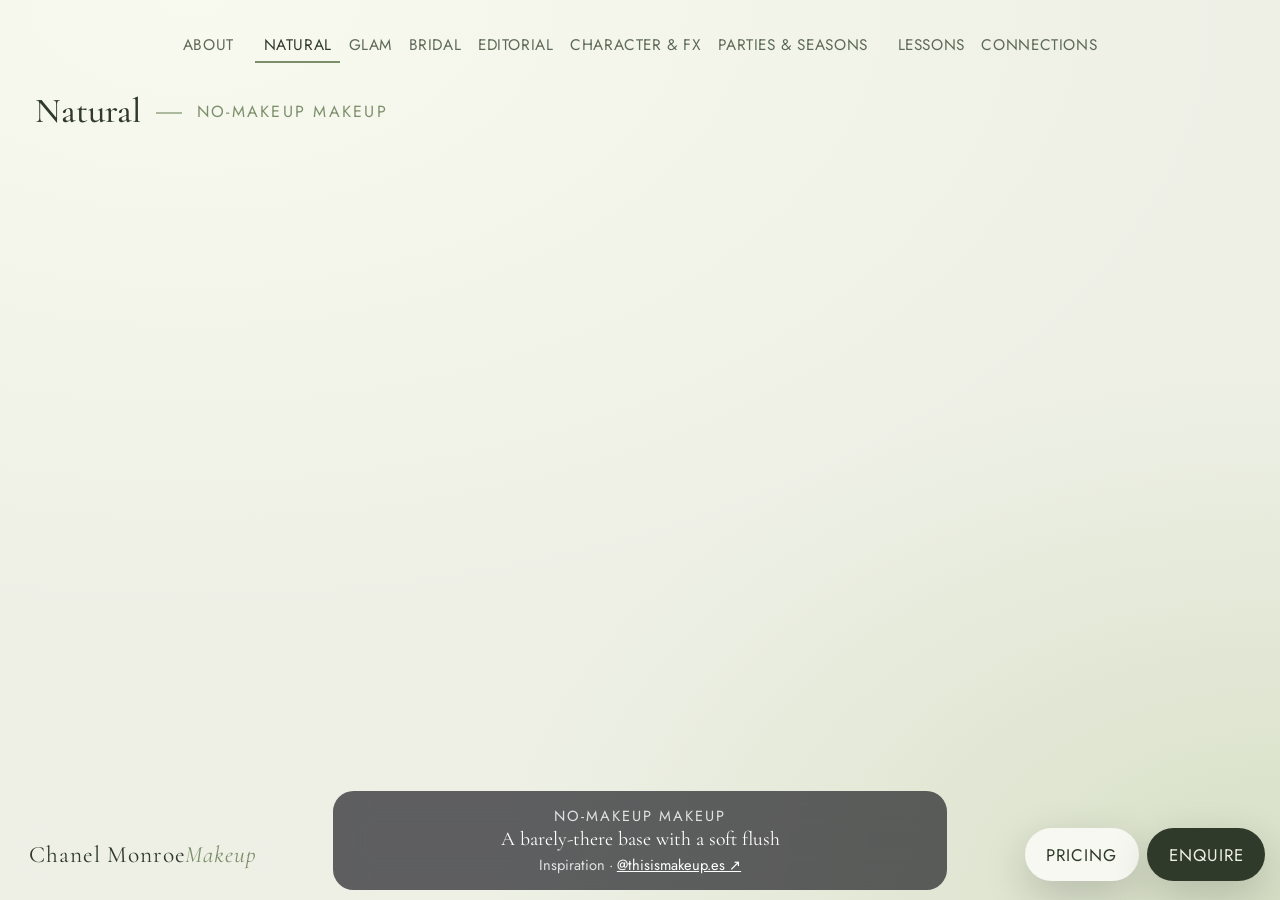
<file: site/index.html>
<!DOCTYPE html>
<html lang="en">
<head>
<meta charset="utf-8">
<meta name="viewport" content="width=device-width,initial-scale=1,maximum-scale=1,user-scalable=no,viewport-fit=cover">
<meta name="theme-color" content="#f2eee8">
<link rel="icon" href="images/icons/favicon.ico" sizes="any">
<link rel="icon" type="image/png" sizes="32x32" href="images/icons/favicon-32.png">
<link rel="icon" type="image/png" sizes="192x192" href="images/icons/icon-192.png">
<link rel="apple-touch-icon" href="images/icons/apple-touch-icon.png">
<!-- Home Screen launch opens the site full screen (iPhone can't go full screen in the browser) -->
<link rel="manifest" href="site.webmanifest">
<meta name="mobile-web-app-capable" content="yes">
<meta name="apple-mobile-web-app-capable" content="yes">
<meta name="apple-mobile-web-app-status-bar-style" content="black-translucent">
<meta name="apple-mobile-web-app-title" content="Chanel Monroe">
<title>Mobile Makeup Artist Gold Coast | Bridal, Glam &amp; SFX | Chanel Monroe Makeup</title>
<meta name="description" content="Chanel Monroe is a mobile makeup artist on the Gold Coast: bridal, formal and event glam, editorial shoots, SFX, Halloween and party face paint. Huxley-trained. I come to you.">
<meta name="robots" content="index,follow,max-image-preview:large">
<meta property="og:type" content="website">
<meta property="og:site_name" content="Chanel Monroe Makeup">
<meta property="og:title" content="Chanel Monroe Makeup | Mobile Makeup Artist, Gold Coast">
<meta property="og:description" content="Bridal, glam, editorial, SFX and party makeup across the Gold Coast. Mobile: I come to you.">
<meta property="og:image" content="images/icons/icon-512.png">
<meta property="og:locale" content="en_AU">
<meta name="twitter:card" content="summary">
<meta name="geo.region" content="AU-QLD"><meta name="geo.placename" content="Gold Coast">
<script type="application/ld+json">
{"@context":"https://schema.org","@type":"BeautySalon","name":"Chanel Monroe Makeup",
 "description":"Mobile makeup artist on the Gold Coast for bridal, formal, events, editorial shoots, SFX and party face paint.",
 "image":"images/icons/icon-512.png","logo":"images/icons/icon-512.png",
 "sameAs":["https://www.instagram.com/chanelmonroemakeup/"],
 "address":{"@type":"PostalAddress","addressLocality":"Gold Coast","addressRegion":"QLD","addressCountry":"AU"},
 "areaServed":["Gold Coast","Surfers Paradise","Broadbeach","Burleigh Heads","Southport","Robina","Coolangatta","Palm Beach","Coomera","Helensvale","Hope Island","Nerang","Mermaid Beach","Currumbin","Tweed Heads"],
 "knowsAbout":["Bridal makeup","Wedding makeup","Formal makeup","Glam makeup","Editorial makeup","Special effects makeup","Halloween makeup","Face painting","Cosmetic tattoo"],
 "makesOffer":[{"@type":"Offer","itemOffered":{"@type":"Service","name":"Bridal makeup (mobile)"}},{"@type":"Offer","itemOffered":{"@type":"Service","name":"Event and formal glam"}},{"@type":"Offer","itemOffered":{"@type":"Service","name":"Editorial and photoshoot makeup"}},{"@type":"Offer","itemOffered":{"@type":"Service","name":"SFX and Halloween makeup"}},{"@type":"Offer","itemOffered":{"@type":"Service","name":"Party face paint and glitter bar"}}]}
</script>
<link rel="preconnect" href="https://qxiugfatpybldluipcyy.supabase.co" crossorigin>
<link rel="preconnect" href="https://fonts.googleapis.com"><link rel="preconnect" href="https://fonts.gstatic.com" crossorigin>
<link rel="stylesheet" href="https://fonts.googleapis.com/css2?family=Bodoni+Moda:ital,wght@0,500;0,700;1,500&family=Cormorant+Garamond:ital,wght@0,400;0,500;0,600;1,400;1,500&family=Jost:wght@300;400;500;600&family=Pinyon+Script&family=DM+Serif+Display:ital@0;1&family=Syne:wght@600;700;800&display=swap">
<link rel="stylesheet" href="css/site.css?v=299affb4">

</head>
<body data-g="natural">
<noscript><h1>Chanel Monroe Makeup: mobile makeup artist on the Gold Coast</h1><p>Bridal and wedding makeup, formal and event glam, editorial and photoshoot makeup, SFX and Halloween characters, and party face paint across the Gold Coast, from Coolangatta to Coomera. Trained at the Huxley School of Makeup. Mobile: I come to you. <a href="https://www.instagram.com/chanelmonroemakeup/">Instagram @chanelmonroemakeup</a></p></noscript>
<div id="rotate" role="dialog" aria-modal="true" aria-labelledby="rotT" aria-describedby="rotP" data-step="turn">
  <div class="glow" aria-hidden="true"></div>
  <div class="in">
    <div class="lead">
      <p class="rb">Chanel Monroe</p>
      <p class="tag">Mobile makeup artist · Gold Coast</p>
      <p class="wl" id="wl" aria-live="polite">Hi, I’m Chanel, a mobile makeup artist on the Gold Coast. Welcome in.</p>
    </div>
    <div class="act">
      <svg class="dev s-turn" viewBox="0 0 120 120" aria-hidden="true"><path d="M30 40a36 36 0 0 1 30-20" fill="none" stroke="#e9c49a" stroke-width="2.5" stroke-linecap="round" stroke-dasharray="2 6"/><path d="M55 14l6 6-7 4" fill="none" stroke="#e9c49a" stroke-width="2.5" stroke-linecap="round" stroke-linejoin="round"/><g class="ph"><rect x="44" y="30" width="32" height="60" rx="7" fill="none" stroke="#f6efe9" stroke-width="3"/><rect x="54" y="35" width="12" height="3" rx="1.5" fill="#f6efe9"/></g></svg>
      <h2 id="rotT">Turn your phone sideways</h2>
      <p class="sub" id="rotP">The galleries are made for landscape.</p>
      <button type="button" class="go s-full" id="goFull">Enter full screen</button>
      <button type="button" class="go s-ios" id="goIos" aria-haspopup="dialog">Enter full screen</button>
      <button type="button" class="alt s-ios" id="goSafari">Continue in Safari</button>
      <button type="button" class="alt s-full" id="goOn" hidden>Continue without full screen</button>
      <p class="hint s-turn" id="rotHint">Not turning? Your rotation lock may be on.</p>
      <div class="steps" aria-hidden="true"><b class="s1">Turn</b><i></i><b class="s2" id="step2">Full screen</b></div>
    </div>
  </div>
  <!-- iPhone: "Enter full screen" opens these steps (iPhone browsers can't go full screen; the Home Screen icon opens it full screen) -->
  <div class="hs" id="hs" role="dialog" aria-modal="true" aria-labelledby="hsT" hidden>
    <div class="hs-arrow" aria-hidden="true"><svg width="34" height="44" viewBox="0 0 34 44"><path d="M17 42V6M5 17 17 4l12 13" fill="none" stroke="#e9c49a" stroke-width="3.5" stroke-linecap="round" stroke-linejoin="round"/></svg><span id="hsArrowT">Share is up here</span></div>
    <div class="hs-card">
      <button type="button" class="hs-x" id="hsX" aria-label="Close"></button>
      <div class="hs-pages" id="hsPages">
        <div class="hs-p on">
          <div class="hs-ill"><svg width="54" height="54" viewBox="0 0 24 24" fill="none" stroke="#1c1218" stroke-width="1.7" stroke-linecap="round" stroke-linejoin="round" aria-hidden="true"><path d="M12 3v12M7.5 7.5 12 3l4.5 4.5M6 11H5v10h14V11h-1"/></svg></div>
          <div class="hs-tx"><p class="hs-k">Step 1 of 3</p><h3 id="hsT">Tap Share</h3><p id="hsP1">It’s in Safari’s bar at the top of the screen, or under •••.</p></div>
        </div>
        <div class="hs-p">
          <div class="hs-ill hs-menu" aria-hidden="true"><span class="r dim">Copy</span><span class="r dim">Add Bookmark</span><span class="r hi"><svg width="18" height="18" viewBox="0 0 24 24" fill="none" stroke="currentColor" stroke-width="2" stroke-linecap="round"><rect x="4" y="4" width="16" height="16" rx="4"/><path d="M12 8.5v7M8.5 12h7"/></svg>Add to Home Screen</span></div>
          <div class="hs-tx"><p class="hs-k">Step 2 of 3</p><h3>Choose Add to Home Screen</h3><p>Scroll the menu if you can’t see it, then tap Add.</p></div>
        </div>
        <div class="hs-p">
          <div class="hs-ill hs-home" aria-hidden="true"><img src="images/icons/icon-192.png" alt="" width="60" height="60"><span>Chanel Monroe</span></div>
          <div class="hs-tx"><p class="hs-k">Step 3 of 3</p><h3>Open it from your Home Screen</h3><p>It opens full screen, with no browser bars.</p></div>
        </div>
      </div>
      <div class="hs-nav"><span class="hs-dots" aria-hidden="true"><i class="on"></i><i></i><i></i></span>
        <button type="button" class="alt" id="hsBack" hidden>Back</button><button type="button" class="go" id="hsNext">Next</button></div>
    </div>
  </div>
</div>
<div id="tint"></div><div id="bgfx"></div>

<a class="brand fbrand" href="./" id="brand">Chanel Monroe <i>Makeup</i></a>
<div class="fab" aria-label="Pricing and bookings">
  <button class="pill" id="openPricing">Pricing</button>
  <a class="pill" id="ctxBtn" href="apply.html" hidden style="text-decoration:none"></a>
  <a class="pill solid" id="enquire" href="#" target="_blank" rel="noopener" style="text-decoration:none">Enquire</a>
</div>
<nav class="nav" id="nav" aria-label="Sections"></nav>

<section id="gallery">
  <div class="subs" id="subs"></div>
  <div class="ghead"><h1 id="gTitle"></h1><span class="gsub" id="gSub" aria-live="polite"></span><p id="gTag"></p><button class="mix" id="remix" hidden>New mix</button></div>
  <main class="strip" id="strip" aria-label="Gallery: drag or scroll to move it"><div class="track" id="track"></div></main>
  <div class="capbar"><div class="txt" id="cap"><div class="sub" id="capSub"></div><div class="desc" id="capDesc"></div><div class="src" id="capSrc"></div></div></div>
</section>
<section id="info" class="info" hidden></section>

<div class="lb" id="lb" role="dialog" aria-modal="true" aria-label="Photo">
  <button class="x" id="lbX" aria-label="Close">×</button>
  <button class="arw l" id="lbL" aria-label="Previous">‹</button>
  <figure><div id="lbMedia"></div><figcaption id="lbCap"></figcaption></figure>
  <button class="arw r" id="lbR" aria-label="Next">›</button>
</div>

<div class="po" id="po" role="dialog" aria-modal="true" aria-label="Pricing">
  <div class="po-sheet">
    <div class="po-tabs" id="poTabs"></div>
    <div class="po-view" id="poView"><div class="po-pages" id="poPages"></div></div>
    <div class="po-foot"><button class="nb" id="poPrev" aria-label="Previous">‹</button><div class="dots" id="poDots"></div><button class="nb" id="poNext" aria-label="Next">›</button></div>
    <button class="x" id="poX" aria-label="Close">×</button>
  </div>
</div>

<div class="mod" id="affMod" role="dialog" aria-modal="true" aria-label="Connection"><button class="x" data-close aria-label="Close">×</button><div class="aff" id="affBox"></div></div>
<div class="mod" id="prodMod" role="dialog" aria-modal="true" aria-label="Product"><button class="x" data-close aria-label="Close">×</button><div class="pm" id="pmBox"></div></div>
<div class="mod" id="brandMod" role="dialog" aria-modal="true" aria-label="Brand"><button class="x" data-close aria-label="Close">×</button><div class="bm" id="bmBox"></div></div>
<div class="mod" id="lessonMod" role="dialog" aria-modal="true" aria-label="Lesson"><button class="x" data-close aria-label="Close">&times;</button><div class="ls" id="lsBox"></div></div>
<div class="mod" id="igMod" role="dialog" aria-modal="true" aria-label="Instagram post"><button class="x" data-close aria-label="Close">×</button><div class="igp" id="igBox"></div></div>

<div class="editbar" id="editbar">
  <b>Edit mode</b><span class="cnt" id="editCnt">No changes yet</span>
  <button id="eAll">Show every image in this section</button>
  <button id="eUndo">Discard changes</button>
  <button class="go" id="eSave">Save to overrides.js</button>
  <button id="eExit">Exit</button>
</div>

<script src="settings/site-settings.js"></script>
<script src="settings/pricing-settings.js"></script>
<script src="settings/design-settings.js"></script>
<script src="data/site-content.js"></script>
<script src="data/media.js"></script>
<script src="data/style-definitions.js?v=20261121"></script>
<script src="data/overrides.js?v=20261127-natural-hide"></script>
<script src="data/affiliates.js"></script>
<script src="data/products.js"></script>
<script src="data/comments.js"></script>
<script src="data/catalog.js"></script>
<script src="data/product-cutouts.js"></script>
<script src="data/brands-info.js"></script>
<script src="data/lessons.js"></script>
<script src="data/pages-content.js"></script>
<script src="data/chanel-subjects.js"></script>


<script src="js/config.js?v=299affb4"></script>
<script src="js/app.js?v=299affb4"></script>
</body>
</html>
</file>
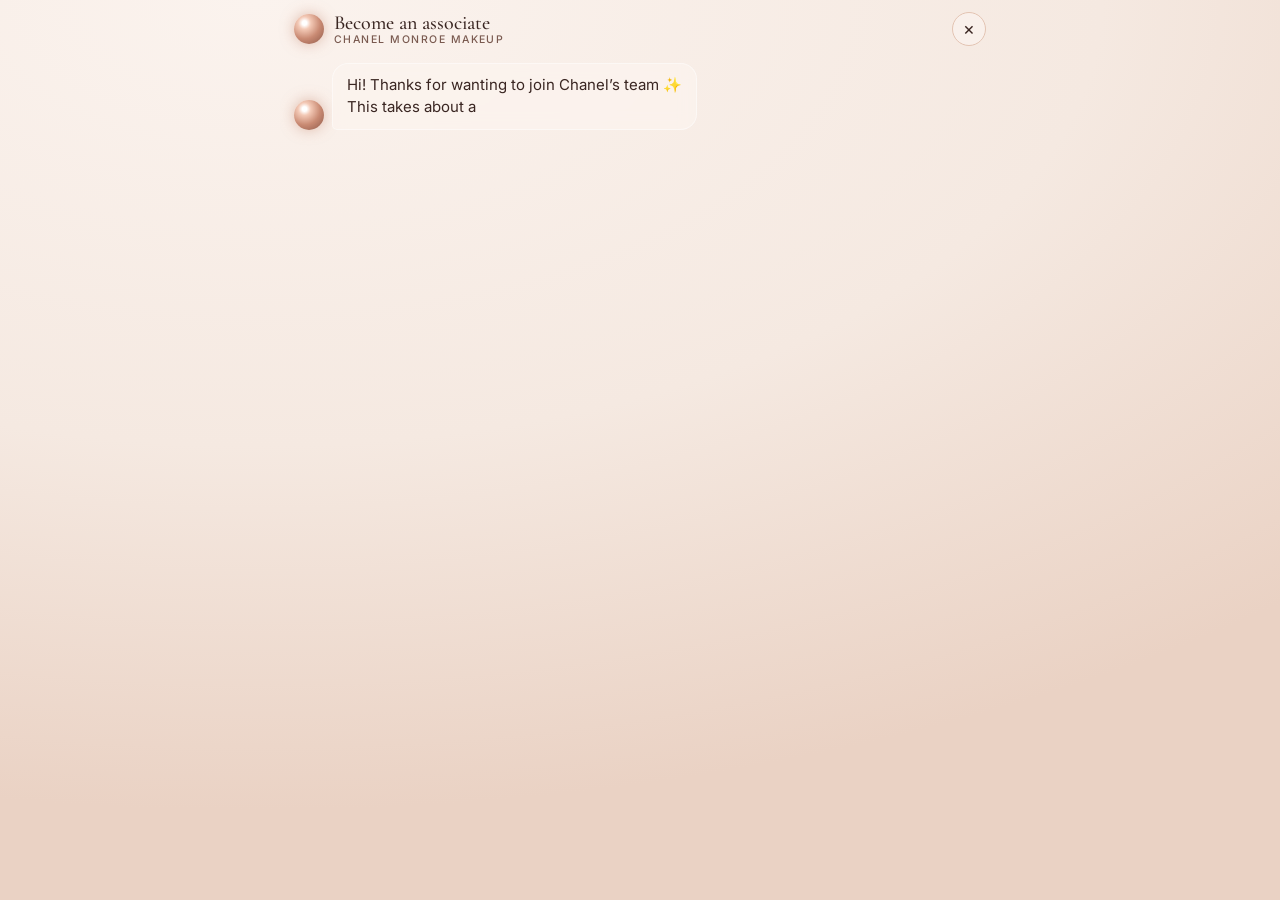
<file: site/apply.html>
<!doctype html>
<html lang="en-AU">
<head>
<meta charset="utf-8">
<meta name="viewport" content="width=device-width,initial-scale=1,maximum-scale=1,user-scalable=no,viewport-fit=cover">
<script>/* Phones and tablets: no page zoom (pinch, double-tap, or zoom when tapping a text box). Photos zoom inside the photo viewer instead. */
(function(){if(!(window.matchMedia&&matchMedia('(pointer:coarse)').matches))return;document.documentElement.style.touchAction='manipulation';
function no(e){e.preventDefault()}document.addEventListener('gesturestart',no,{passive:false});document.addEventListener('gesturechange',no,{passive:false});
document.addEventListener('touchmove',function(e){if(e.touches&&e.touches.length>1)e.preventDefault()},{passive:false})})();</script>
<title>Apply · Chanel Monroe Makeup</title>
<meta name="robots" content="noindex">
<link rel="preconnect" href="https://fonts.googleapis.com"><link rel="preconnect" href="https://fonts.gstatic.com" crossorigin>
<link href="https://fonts.googleapis.com/css2?family=Cormorant+Garamond:wght@500&family=Inter:wght@400;500;600&display=swap" rel="stylesheet">
<!--
  apply.html: chat-style application form, opened over the site like the enquiry chat (added 2026-11-16).
    apply.html?type=team        "Become an associate"        (About)
    apply.html?type=affiliate   "Become a connection"  (Affiliates)
  Answers go to the Supabase edge function `application`, which saves them in the CRM (crm_people, status "applied",
  shown in the CRM's Employees section) and emails Chanel plus a confirmation to the applicant.
  ?test runs it without sending anything.
-->
<style>
:root{--ff:"Inter",system-ui,-apple-system,"Segoe UI",Roboto,sans-serif;--fh:"Cormorant Garamond",Georgia,serif;--ease:cubic-bezier(.2,.7,.2,1);
  --bg:#f5e9e1;--bg2:#ead2c4;--fg:#3a2622;--soft:#7a5a50;--acc:#b8846b;--line:#e2c3b2;--card:#fbf3ee}
*{box-sizing:border-box}html,body{margin:0;height:100%}
body{font-family:var(--ff);-webkit-font-smoothing:antialiased;font-size:15px;color:var(--fg);background:transparent;overflow:hidden}
body:not(.framed){background:radial-gradient(120% 90% at 20% 0%,#fbf3ee,var(--bg) 55%,var(--bg2))}
button,input,textarea{font:inherit;color:inherit}button{cursor:pointer;border:0;background:none}
.app{position:fixed;inset:0;display:flex;flex-direction:column;max-width:720px;margin:0 auto}
header{flex:none;display:flex;align-items:center;gap:10px;padding:12px 14px 8px}
header h1{margin:0;font:500 20px/1.1 var(--fh);flex:1}
header small{display:block;font:500 10.5px/1.2 var(--ff);letter-spacing:.14em;text-transform:uppercase;color:var(--soft)}
.x{width:34px;height:34px;border-radius:50%;background:color-mix(in srgb,var(--card) 70%,transparent);border:1px solid var(--line);font-size:18px;line-height:1}
#msgs{flex:1;overflow-y:auto;padding:8px 14px 10px;display:flex;flex-direction:column;gap:8px;scrollbar-width:none}
#msgs::-webkit-scrollbar{display:none}
.row{display:flex;align-items:flex-end;gap:8px}
.orb{flex:none;width:30px;height:30px;border-radius:50%;background:radial-gradient(circle at 35% 30%,#fff 0 8%,#f3c9b6 22%,#c98a73 55%,#8d5848);box-shadow:0 0 14px rgba(201,138,115,.55);animation:breathe 3.2s ease-in-out infinite}
.row.cont .orb{visibility:hidden}
@keyframes breathe{50%{transform:scale(1.07);box-shadow:0 0 22px rgba(201,138,115,.75)}}
.b{max-width:84%;padding:10px 14px;border-radius:16px;line-height:1.5;white-space:pre-wrap;word-wrap:break-word;animation:pop .3s var(--ease) both}
.b.bot{background:color-mix(in srgb,var(--card) 76%,transparent);border:1px solid color-mix(in srgb,#fff 45%,transparent);border-bottom-left-radius:5px;-webkit-backdrop-filter:blur(8px);backdrop-filter:blur(8px)}
.b.me{align-self:flex-end;background:var(--fg);color:var(--bg);border-bottom-right-radius:5px;box-shadow:0 6px 18px rgba(30,15,15,.18);cursor:pointer}
.dots{display:inline-flex;gap:4px;padding:12px 14px;border-radius:16px;background:color-mix(in srgb,var(--card) 76%,transparent)}
.dots i{width:6px;height:6px;border-radius:50%;background:var(--soft);animation:blink 1.2s infinite}.dots i:nth-child(2){animation-delay:.2s}.dots i:nth-child(3){animation-delay:.4s}
@keyframes blink{0%,80%,100%{opacity:.25}40%{opacity:1}}
@keyframes pop{from{opacity:0;transform:translateY(6px)}}
#comp{flex:none;padding:8px 14px calc(12px + env(safe-area-inset-bottom));min-height:20px}
.chips{display:flex;flex-wrap:wrap;gap:6px}
.chip{padding:9px 14px;border-radius:999px;border:1px solid var(--line);background:color-mix(in srgb,var(--card) 80%,transparent);font-size:14px;font-weight:500;box-shadow:0 3px 12px rgba(30,15,15,.08);transition:.2s;animation:pop .3s var(--ease) both}
.chip[aria-pressed="true"],.chip.pri{background:var(--fg);color:var(--bg);border-color:var(--fg)}
.chip.ghost{background:none;box-shadow:none;color:var(--soft)}
.inrow{display:flex;gap:8px}
.inrow input,.inrow textarea{flex:1;min-width:0;padding:11px 14px;border-radius:14px;border:1px solid var(--line);background:color-mix(in srgb,#fff 70%,transparent);outline:none;font-size:16px}
.inrow textarea{min-height:46px;max-height:120px;resize:none}
.inrow input:focus,.inrow textarea:focus{border-color:var(--acc)}
.send{flex:none;width:46px;border-radius:14px;background:var(--fg);color:var(--bg);font-size:18px}
.err{color:#a3402b;font-size:13px;margin:6px 2px 0}
.sum{align-self:stretch;max-width:none;background:color-mix(in srgb,var(--card) 88%,transparent);border:1px solid var(--line);border-radius:18px;padding:14px;animation:pop .3s var(--ease) both}
.sum h2{margin:0 0 8px;font:500 22px/1.1 var(--fh)}
.flds{display:grid;grid-template-columns:repeat(auto-fill,minmax(180px,1fr));gap:6px}
.fld{text-align:left;padding:8px 10px;border-radius:12px;border:1px solid var(--line);background:#fff8}
.fld small{display:block;font-size:10px;letter-spacing:.12em;text-transform:uppercase;color:var(--soft)}
.fld b{display:block;font-weight:500;font-size:14px;margin-top:2px;word-break:break-word}
.big{display:block;width:100%;margin-top:12px;padding:13px;border-radius:14px;background:var(--fg);color:var(--bg);font-weight:600;font-size:15px}
.fine{font-size:12px;color:var(--soft);margin:8px 2px 0}
.hp{position:absolute;left:-9999px;width:1px;height:1px;opacity:0}
@media (max-height:460px){header{padding:6px 12px 4px}header h1{font-size:17px}.b{padding:7px 11px;font-size:13.5px}.chip{padding:6px 11px;font-size:13px}#msgs{gap:6px}}
</style>
</head>
<body>
<div class="app">
  <header><div class="orb" aria-hidden="true"></div><h1 id="title">Become an associate<small id="kicker">Chanel Monroe Makeup</small></h1>
    <button class="x" id="close" aria-label="Close">×</button></header>
  <div id="msgs" aria-live="polite"></div>
  <div id="comp"></div>
  <input class="hp" id="hp" tabindex="-1" autocomplete="off" aria-hidden="true">
</div>
<script>
(function(){
'use strict';
var CONFIG = {
  fnUrl: 'https://qxiugfatpybldluipcyy.supabase.co/functions/v1/application',
  typeSpeed: 14
};
var qs = new URLSearchParams(location.search), TYPE = qs.get('type') === 'affiliate' ? 'affiliate' : 'team', TEST = qs.has('test');
var FRAMED = window.parent !== window;
if(FRAMED) document.body.classList.add('framed');
var $ = function(id){ return document.getElementById(id) }, msgs = $('msgs'), comp = $('comp');
var esc = function(s){ return String(s == null ? '' : s).replace(/[&<>"]/g, function(c){ return {'&':'&amp;','<':'&lt;','>':'&gt;','"':'&quot;'}[c] }) };
var first = function(n){ return String(n || '').trim().split(/\s+/)[0] || '' };
var EMAIL = /^[^\s@]+@[^\s@]+\.[^\s@]{2,}$/;

/* ---- questions: type text | chips | multi; optional ones get a Skip chip ---- */
var Q = {
  team: [
    { id:'name', label:'Name', type:'text', ask:function(){ return 'Hi! Thanks for wanting to join Chanel’s team ✨\nThis takes about a minute. What’s your full name?' }, ph:'First and last name', check:function(v){ return v.trim().length >= 2 || 'Please type your name' } },
    { id:'role', label:'Role', type:'chips', ask:function(a){ return 'Lovely to meet you, ' + first(a.name) + '! What do you do?' }, opts:['Makeup artist','Hair stylist','Makeup and hair','Assistant or junior artist','Other'] },
    { id:'experience', label:'Experience', type:'chips', ask:function(){ return 'How long have you been working as an artist?' }, opts:['Still studying','Under 1 year','1 to 3 years','3 to 5 years','5+ years'] },
    { id:'skills', label:'Skills', type:'multi', ask:function(){ return 'Which kinds of work are you confident with? Pick all that fit.' }, opts:['Bridal','Soft and full glam','Editorial and shoots','SFX and body paint','Face paint','Airbrush','Lashes','Hair up-styles'] },
    { id:'availability', label:'Availability', type:'multi', ask:function(){ return 'When are you usually free to work?' }, opts:['Weekdays','Weekends','Early mornings','Evenings','Happy to travel'] },
    { id:'areas', label:'Based in', type:'text', ask:function(){ return 'Which suburb are you based in?' }, ph:'e.g. Burleigh Heads', optional:true },
    { id:'instagram', label:'Instagram or portfolio', type:'text', ask:function(){ return 'Where can Chanel see your work? An Instagram handle or portfolio link is perfect.' }, ph:'@yourhandle or a link' },
    { id:'abn', label:'ABN', type:'chips', ask:function(){ return 'Do you have an ABN?' }, opts:['Yes','Not yet'] },
    { id:'email', label:'Email', type:'text', inputType:'email', ask:function(){ return 'What’s the best email for you?' }, ph:'you@example.com', check:function(v){ return EMAIL.test(v.trim()) || 'That email doesn’t look quite right' } },
    { id:'phone', label:'Phone', type:'text', inputType:'tel', ask:function(){ return 'And a mobile number?' }, ph:'04xx xxx xxx', check:function(v){ return v.replace(/[^\d+]/g,'').length >= 8 || 'Please add a phone number' } },
    { id:'notes', label:'About you', type:'text', area:true, ask:function(){ return 'Anything else Chanel should know? Training, kit, favourite looks…' }, ph:'Optional', optional:true }
  ],
  affiliate: [
    { id:'name', label:'Name', type:'text', ask:function(){ return 'Hi! Thanks for wanting to be one of Chanel’s connections ✨\nConnections is her curated selection of beauty artists and creatives across the Gold Coast. What’s your full name?' }, ph:'First and last name', check:function(v){ return v.trim().length >= 2 || 'Please type your name' } },
    { id:'business', label:'Business', type:'text', ask:function(a){ return 'Lovely to meet you, ' + first(a.name) + '! What’s your business called?' }, ph:'Business name', optional:true },
    { id:'role', label:'Service', type:'chips', ask:function(){ return 'What service do you offer?' }, opts:['Hair','Nails','Brows','Lashes','Photography','Videography','Spray tan','Skin and beauty therapy','Florals and styling','Other'] },
    { id:'instagram', label:'Instagram', type:'text', ask:function(){ return 'What’s your Instagram handle?' }, ph:'@yourbusiness' },
    { id:'website', label:'Website', type:'text', ask:function(){ return 'Do you have a website or booking link?' }, ph:'Optional', optional:true },
    { id:'areas', label:'Areas', type:'text', ask:function(){ return 'Which areas do you cover?' }, ph:'e.g. Gold Coast and Tweed', optional:true },
    { id:'offer', label:'Offer for clients', type:'text', area:true, ask:function(){ return 'Anything special for Chanel’s clients? A referral offer, packages, what makes you different?' }, ph:'Optional', optional:true },
    { id:'email', label:'Email', type:'text', inputType:'email', ask:function(){ return 'What’s the best email for you?' }, ph:'you@example.com', check:function(v){ return EMAIL.test(v.trim()) || 'That email doesn’t look quite right' } },
    { id:'phone', label:'Phone', type:'text', inputType:'tel', ask:function(){ return 'And a mobile number?' }, ph:'04xx xxx xxx', check:function(v){ return v.replace(/[^\d+]/g,'').length >= 8 || 'Please add a phone number' } },
    { id:'notes', label:'Anything else', type:'text', area:true, ask:function(){ return 'Anything else you’d like Chanel to know?' }, ph:'Optional', optional:true }
  ]
}[TYPE];
$('title').firstChild.textContent = TYPE === 'affiliate' ? 'Become a connection' : 'Become an associate';
document.title = (TYPE === 'affiliate' ? 'Become a connection' : 'Become an associate') + ' · Chanel Monroe Makeup';

var S = { a:{}, editing:null, sent:false, id:(crypto.randomUUID ? crypto.randomUUID() : String(Date.now())) };
var wait = function(ms){ return new Promise(function(r){ setTimeout(r, ms) }) };
function scroll(){ msgs.scrollTop = msgs.scrollHeight }
new ResizeObserver(scroll).observe(msgs);

var lastBot = false;
async function bot(text){
  var row = document.createElement('div'); row.className = 'row' + (lastBot ? ' cont' : ''); lastBot = true;
  row.innerHTML = '<div class="orb" aria-hidden="true"></div><div class="dots" aria-hidden="true"><i></i><i></i><i></i></div>';
  msgs.appendChild(row); scroll(); await wait(380);
  var b = document.createElement('div'); b.className = 'b bot'; row.replaceChild(b, row.lastChild);
  for(var i = 1; i <= text.length; i++){ b.textContent = text.slice(0, i); if(i % 3 === 0) scroll(); await wait(CONFIG.typeSpeed) }
  scroll();
}
function me(text, id){ lastBot = false; var b = document.createElement('div'); b.className = 'b me'; b.textContent = text; b.title = 'Tap to change';
  if(id) b.onclick = function(){ if(!S.sent) edit(id) }; msgs.appendChild(b); scroll() }
var shown = function(q, v){ return Array.isArray(v) ? v.join(', ') : v === '' || v == null ? 'Skipped' : String(v) };

function nextQ(){ return Q.filter(function(q){ return !(q.id in S.a) })[0] }
async function step(){
  comp.innerHTML = '';
  var q = nextQ(); if(!q) return summary();
  await bot(q.ask(S.a)); compose(q);
}
function answer(q, v){ S.a[q.id] = v; me(shown(q, v), q.id); if(S.editing){ S.editing = null; comp.innerHTML = ''; return summary() } step() }
function compose(q){
  comp.innerHTML = '';
  if(q.type === 'chips' || q.type === 'multi'){
    var w = document.createElement('div'); w.className = 'chips'; var pick = [];
    q.opts.forEach(function(o){ var c = document.createElement('button'); c.type = 'button'; c.className = 'chip'; c.textContent = o; c.setAttribute('aria-pressed', 'false');
      c.onclick = function(){ if(q.type === 'chips') return answer(q, o);
        var i = pick.indexOf(o); if(i < 0) pick.push(o); else pick.splice(i, 1); c.setAttribute('aria-pressed', i < 0); done.hidden = !pick.length };
      w.appendChild(c) });
    if(q.type === 'multi'){ var done = document.createElement('button'); done.type = 'button'; done.className = 'chip pri'; done.textContent = 'Done ✓'; done.hidden = true;
      done.onclick = function(){ answer(q, pick.slice()) }; w.appendChild(done) }
    comp.appendChild(w); return;
  }
  var row = document.createElement('div'); row.className = 'inrow';
  var inp = document.createElement(q.area ? 'textarea' : 'input'); if(!q.area) inp.type = q.inputType || 'text';
  inp.placeholder = q.ph || ''; inp.autocomplete = { name:'name', email:'email', phone:'tel' }[q.id] || 'off';
  if(S.a[q.id] && typeof S.a[q.id] === 'string') inp.value = S.a[q.id];
  var go = document.createElement('button'); go.type = 'button'; go.className = 'send'; go.textContent = '↑'; go.setAttribute('aria-label', 'Send');
  var err = document.createElement('p'); err.className = 'err'; err.hidden = true;
  var submit = function(){ var v = inp.value.trim();
    if(!v && q.optional) return answer(q, '');
    var ok = q.check ? q.check(v) : (v.length > 0 || 'Please type an answer');
    if(ok !== true){ err.textContent = ok; err.hidden = false; return }
    answer(q, v) };
  go.onclick = submit; inp.onkeydown = function(e){ if(e.key === 'Enter' && !e.shiftKey){ e.preventDefault(); submit() } };
  row.append(inp, go); comp.appendChild(row); comp.appendChild(err);
  if(q.optional){ var sk = document.createElement('div'); sk.className = 'chips'; sk.style.marginTop = '6px';
    var c = document.createElement('button'); c.type = 'button'; c.className = 'chip ghost'; c.textContent = 'Skip'; c.onclick = function(){ answer(q, '') };
    sk.appendChild(c); comp.appendChild(sk) }
  setTimeout(function(){ inp.focus({ preventScroll:true }) }, 50);
}
function edit(id){ var q = Q.filter(function(x){ return x.id === id })[0]; if(!q) return; S.editing = id;
  var old = document.getElementById('sum'); if(old) old.remove();
  bot('Sure, let’s change ' + q.label.toLowerCase() + '.').then(function(){ compose(q) }) }

async function summary(){
  comp.innerHTML = '';
  await bot('Here’s everything. Tap anything to change it, then send it to Chanel.');
  var old = document.getElementById('sum'); if(old) old.remove();
  var d = document.createElement('div'); d.className = 'sum'; d.id = 'sum';
  d.innerHTML = '<h2>' + (TYPE === 'affiliate' ? 'Your connection application' : 'Your application') + '</h2><div class="flds">' +
    Q.map(function(q){ return '<button type="button" class="fld" data-e="' + q.id + '"><small>' + esc(q.label) + '</small><b>' + esc(shown(q, S.a[q.id])) + '</b></button>' }).join('') +
    '</div><button type="button" class="big" id="sendApp">Send to Chanel →</button><p class="fine">By sending, you’re happy for Chanel to contact you about working together. Your details are only used for this.</p>';
  msgs.appendChild(d); scroll();
  d.addEventListener('click', function(e){ var f = e.target.closest('[data-e]'); if(f && !S.sent) edit(f.dataset.e) });
  $('sendApp').onclick = send;
}
async function send(){
  var btn = $('sendApp'); if(S.sent || !btn) return; btn.disabled = true; btn.textContent = 'Sending…';
  var ok = TEST, why = '';
  if(!TEST){
    try{
      var r = await fetch(CONFIG.fnUrl, { method:'POST', headers:{ 'Content-Type':'application/json' },
        body: JSON.stringify({ type:TYPE, id:S.id, answers:S.a, hp:$('hp').value }) });
      var j = await r.json().catch(function(){ return {} }); ok = r.ok && j.ok; why = j.error || ('HTTP ' + r.status);
    }catch(e){ why = String(e) }
  }
  if(!ok){ btn.disabled = false; btn.textContent = 'Try sending again'; console.warn('application', why);
    await bot('Sorry, that didn’t go through. Please try again, or email makeup@chanelmonroe.net.'); return }
  S.sent = true; btn.textContent = 'Sent ✓';
  await bot('Thank you, ' + first(S.a.name) + '! 💛 Your ' + (TYPE === 'affiliate' ? 'connection application' : 'application') + ' is with Chanel. You’ll get a confirmation email, and she’ll be in touch.');
  var w = document.createElement('div'); w.className = 'chips';
  var c = document.createElement('button'); c.type = 'button'; c.className = 'chip pri'; c.textContent = FRAMED ? 'Back to the site' : 'Done'; c.onclick = close;
  w.appendChild(c); comp.innerHTML = ''; comp.appendChild(w);
}
function close(){ if(FRAMED) parent.postMessage({ cmm:'close-enquiry' }, '*'); else location.href = './' }
$('close').onclick = close;
step();
})();
</script>
</body>
</html>
</file>
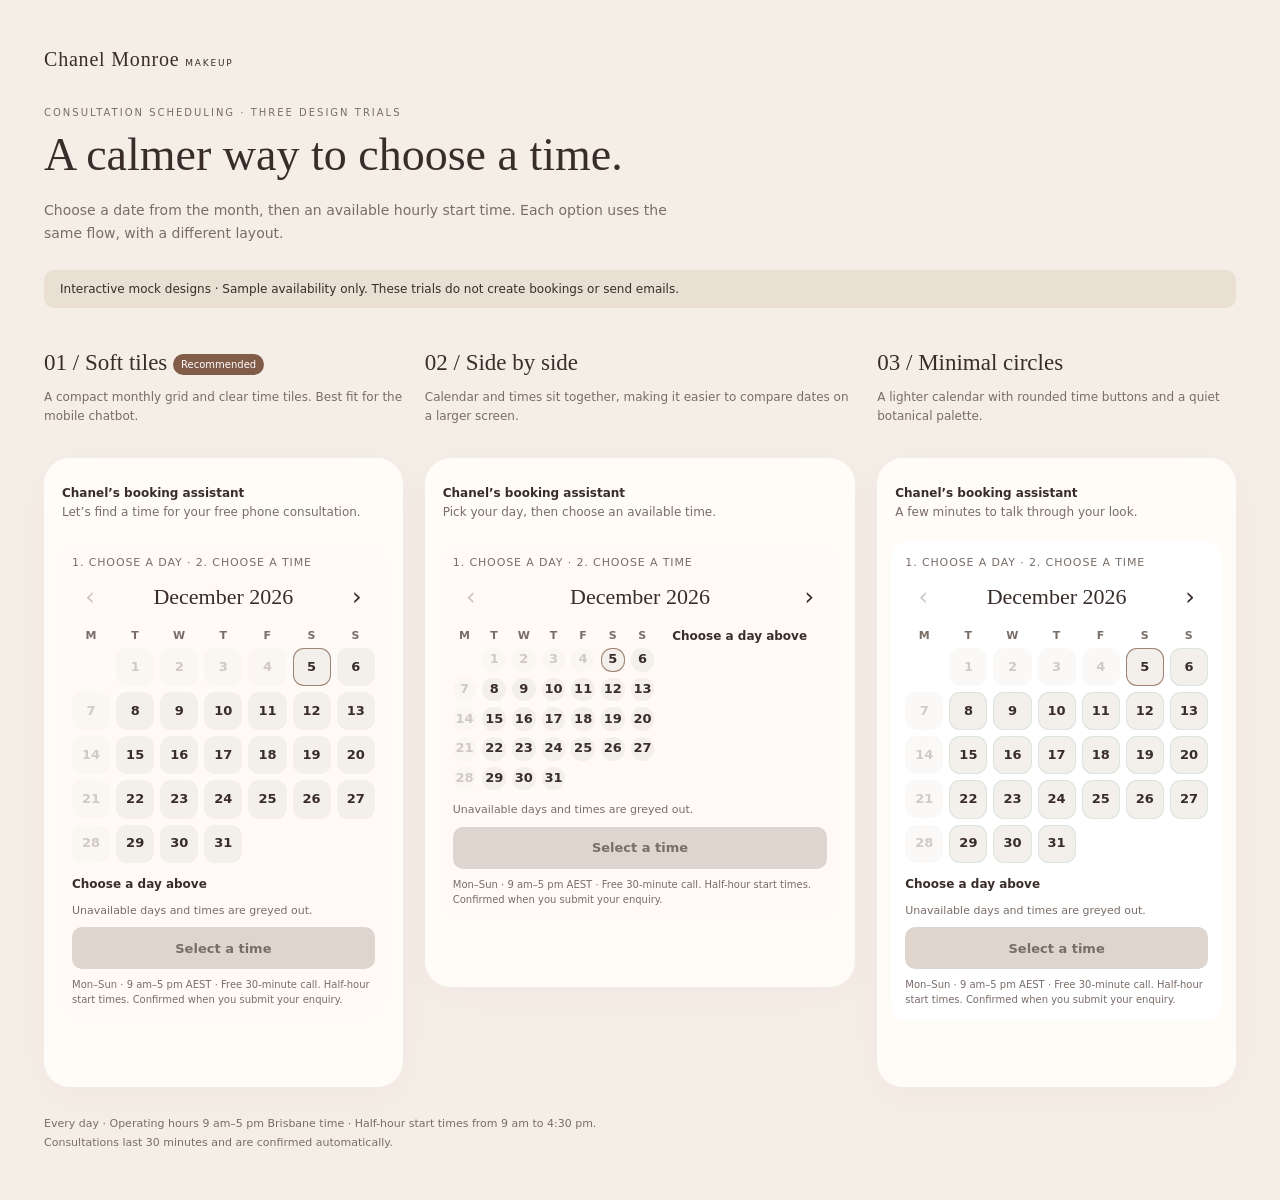
<file: site/booking-calendar-designs.html>
<!doctype html><html lang="en"><head><meta charset="utf-8"><meta name="viewport" content="width=device-width,initial-scale=1"><title>Consultation calendar · Design trials</title><link rel="stylesheet" href="booking/consultation-calendar.css"><style>
*{box-sizing:border-box}body{margin:0;background:#f5eee7;color:#392d2a;font-family:Inter,system-ui,sans-serif}main{max-width:1240px;margin:auto;padding:48px 24px}.brand{font-family:Georgia,serif;font-size:20px;letter-spacing:.04em}.eyebrow{font-size:10px;letter-spacing:.2em;text-transform:uppercase;color:#796d67;margin-top:36px}h1{font:400 46px/1.1 Georgia,serif;max-width:650px;margin:12px 0 18px}.lead{max-width:650px;font-size:14px;line-height:1.7;color:#796d67}.banner{background:#e9dfd2;border-radius:10px;padding:12px 16px;font-size:12px;margin:24px 0}.designs{display:grid;grid-template-columns:1fr 1.2fr 1fr;gap:22px;align-items:start}article{min-width:0}article>h2{font:400 23px Georgia,serif;margin:18px 0 8px}article>p{font-size:12px;line-height:1.6;color:#796d67;min-height:58px}.phone{background:#fffcf8;padding:14px;border-radius:26px;box-shadow:0 8px 40px #50342109}.message{font-size:12px;line-height:1.6;padding:12px 4px 18px;color:#796d67}.message strong{display:block;color:#392d2a}.result{font-size:12px;line-height:1.6;margin:12px 0 0;min-height:40px}footer{font-size:11px;color:#796d67;margin-top:28px;line-height:1.7}.recommend{background:#805c49;color:white;font:10px Inter,system-ui,sans-serif;border-radius:20px;padding:5px 8px;vertical-align:middle;display:inline-block}@media(max-width:960px){.designs{grid-template-columns:1fr;max-width:560px;margin:auto}article>p{min-height:0}main{padding:28px 16px}h1{font-size:38px}}
</style></head><body><main><div class="brand">Chanel Monroe <small style="font:9px system-ui;letter-spacing:.2em">MAKEUP</small></div><p class="eyebrow">Consultation scheduling · Three design trials</p><h1>A calmer way to choose a time.</h1><p class="lead">Choose a date from the month, then an available hourly start time. Each option uses the same flow, with a different layout.</p><div class="banner">Interactive mock designs · Sample availability only. These trials do not create bookings or send emails.</div><div class="designs">
<article><h2>01 / Soft tiles <span class="recommend">Recommended</span></h2><p>A compact monthly grid and clear time tiles. Best fit for the mobile chatbot.</p><div class="phone"><div class="message"><strong>Chanel’s booking assistant</strong>Let’s find a time for your free phone consultation.</div><div id="tiles"></div><div class="result" id="result-tiles" role="status"></div></div></article>
<article><h2>02 / Side by side</h2><p>Calendar and times sit together, making it easier to compare dates on a larger screen.</p><div class="phone"><div class="message"><strong>Chanel’s booking assistant</strong>Pick your day, then choose an available time.</div><div id="split"></div><div class="result" id="result-split" role="status"></div></div></article>
<article><h2>03 / Minimal circles</h2><p>A lighter calendar with rounded time buttons and a quiet botanical palette.</p><div class="phone"><div class="message"><strong>Chanel’s booking assistant</strong>A few minutes to talk through your look.</div><div id="minimal"></div><div class="result" id="result-minimal" role="status"></div></div></article>
</div><footer>Every day · Operating hours 9 am–5 pm Brisbane time · Half-hour start times from 9 am to 4:30 pm.<br>Consultations last 30 minutes and are confirmed automatically.</footer></main><script src="booking/consultation-calendar.js"></script><script>
function demoSlots(month){const days=new Date(+month.slice(0,4),+month.slice(5,7),0).getDate(),rows=[];for(let d=1;d<=days;d++)for(let h=9;h<17;h++)rows.push({local_start:month+'-'+String(d).padStart(2,'0')+'T'+String(h).padStart(2,'0')+':00',available:d%7!==0&&(h+d)%5!==0});return Promise.resolve(rows)}
for(const layout of ['tiles','split','minimal'])ConsultationCalendar.mount(document.getElementById(layout),{layout,demo:true,fetchSlots:demoSlots,onSelect:value=>{document.getElementById('result-'+layout).textContent='Preview: '+new Date(value+':00+10:00').toLocaleString('en-AU',{timeZone:'Australia/Brisbane',dateStyle:'full',timeStyle:'short'})+' · Pending Chanel’s approval. No booking created.'}});
</script></body></html>
</file>
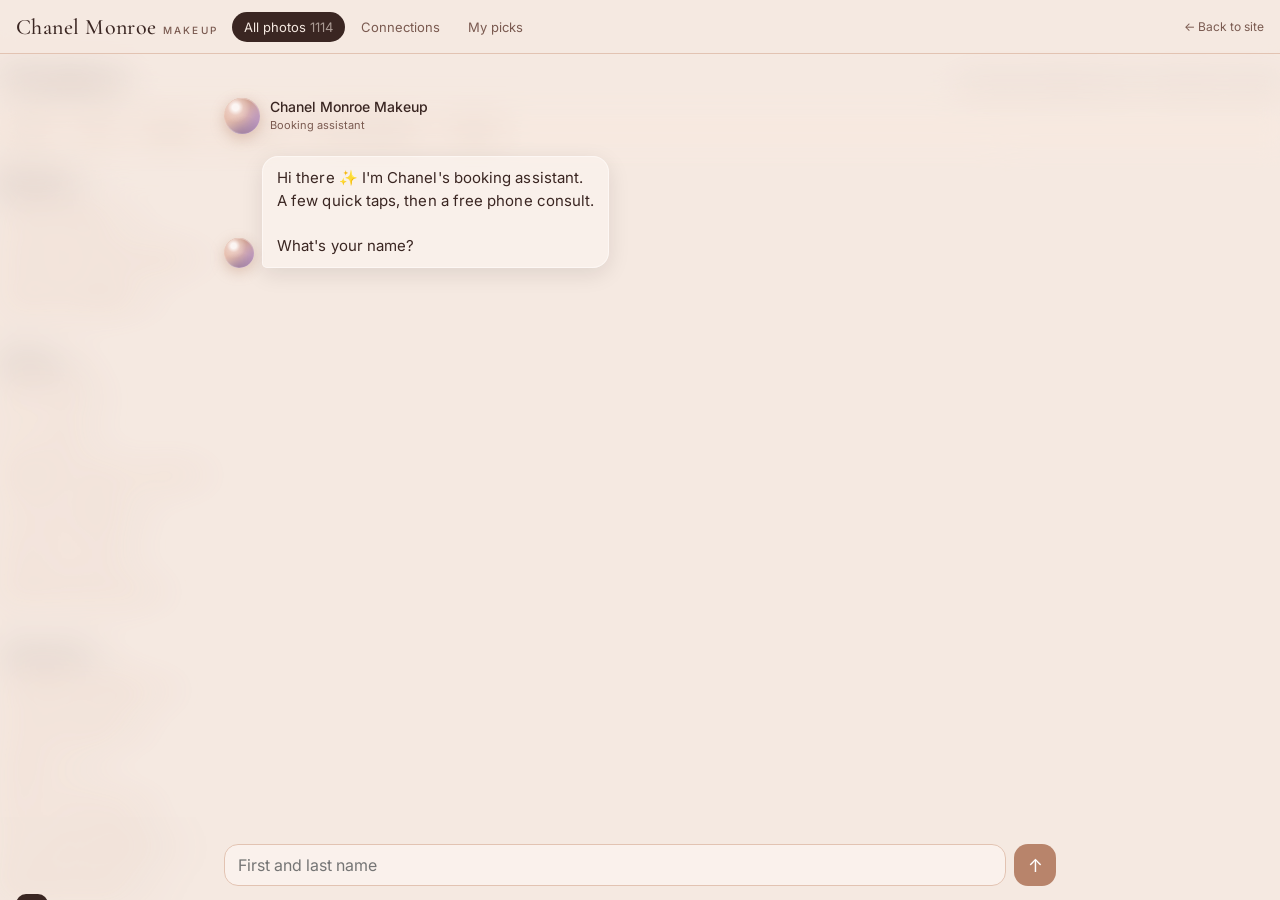
<file: site/enquire.html>
<!DOCTYPE html>
<html lang="en">
<head>
<meta charset="utf-8">
<meta name="viewport" content="width=device-width,initial-scale=1,maximum-scale=1,user-scalable=no,viewport-fit=cover">
<script>/* Phones and tablets: no page zoom (pinch, double-tap, or zoom when tapping a text box). Photos zoom inside the photo viewer instead. */
(function(){if(!(window.matchMedia&&matchMedia('(pointer:coarse)').matches))return;document.documentElement.style.touchAction='manipulation';
function no(e){e.preventDefault()}document.addEventListener('gesturestart',no,{passive:false});document.addEventListener('gesturechange',no,{passive:false});
document.addEventListener('touchmove',function(e){if(e.touches&&e.touches.length>1)e.preventDefault()},{passive:false})})();</script>
<title>Enquire | Chanel Monroe Makeup</title>
<meta name="robots" content="noindex">
<meta name="description" content="Enquire with Chanel Monroe Makeup, Gold Coast: tell us about your booking and choose a time for a free phone consult.">
<link rel="icon" href="https://lachlanbruce944-droid.github.io/chanel-monroe-makeup/images/icons/favicon.ico">
<link rel="preconnect" href="https://fonts.googleapis.com"><link rel="preconnect" href="https://fonts.gstatic.com" crossorigin>
<link href="https://fonts.googleapis.com/css2?family=Bodoni+Moda:ital,wght@0,500;0,700;1,500&family=Cormorant+Garamond:ital,wght@0,400;0,500;0,600;1,400;1,500&family=Jost:wght@300;400;500;600&family=Pinyon+Script&family=DM+Serif+Display:ital@0;1&family=Syne:wght@600;700;800&family=Inter:wght@400;500;600&display=swap" rel="stylesheet">
<!--
  =====================================================================
  CHANEL MONROE MAKEUP: CHAT-STYLE ENQUIRY (prototype)
  ---------------------------------------------------------------------
  Everything you are likely to tweak is in CONFIG and QUESTIONS (in the
  <script> near the bottom). Open the "Test panel" (bottom left) to see
  the live answers, the Supabase row, the event details and the
  phone consultation request while you click through.

  SUPABASE: set up on 2026-11-14 (table public.enquiries in project
  makeup-website, with size limits and the insert-only policy below).
  The key in CONFIG.supabaseAnonKey is the project's publishable key.
  The anon key is safe in the browser: the policy below only lets the
  public INSERT, never read.

    create table if not exists public.enquiries (
      id uuid primary key default gen_random_uuid(),
      created_at timestamptz not null default now(),
      status text not null default 'new',
      name text, email text, phone text,
      category text, category_name text, look text, look_name text, sub_style text,
      lesson_focus jsonb default '[]', event_date date, time time, time_type text,
      location text, travel_km_estimate int, travel_included boolean, travel_fee_estimate numeric, quantity text, bridal_trial text, skin_type text,
      allergies text, patch_test boolean default false, lashes text,
      extra_services jsonb default '[]', notes text,
      refs jsonb default '[]', affiliates jsonb default '[]',
      estimate_total numeric, estimate_is_from boolean, deposit_estimate numeric,
      viewing jsonb, consent boolean default false, calendar_event jsonb, source text default 'web-chat'
    );
    alter table public.enquiries enable row level security;
    create policy "public can submit enquiries" on public.enquiries
      for insert to anon with check (consent = true);

  CALENDAR: Phone consultations automatically confirm for 30 minutes.
  Calendar exports use the confirmed consultation time.
  No calendar credentials are stored in this page.
  =====================================================================
-->
<style>
:root{--ff:"Inter",system-ui,-apple-system,"Segoe UI",Roboto,sans-serif;--fh:"Cormorant Garamond",Georgia,serif;--ease:cubic-bezier(.2,.7,.2,1);--chatW:min(400px,44vw);--hdr:54px}
*{box-sizing:border-box}html,body{margin:0;height:100%}
body{font-family:var(--ff);-webkit-font-smoothing:antialiased;font-size:15px;background:var(--bg);color:var(--fg);overflow:hidden;transition:background .6s var(--ease),color .6s var(--ease)}
button{font:inherit;color:inherit;cursor:pointer;border:0;background:none}
a{color:inherit}

/* Themes copied from the live site: one per gallery group */
[data-g="natural"]{--bg:#eef0e6;--bg2:#e3e8d6;--fg:#2f3a2b;--soft:#5d6a57;--acc:#7d8f6a;--line:#c4cfb7;--card:#f7f8f1;--fh:"Cormorant Garamond",Georgia,serif;--tt:none;--ls:0;--onacc:#fff}
[data-g="glam"]{--bg:#f5e9e1;--bg2:#ead2c4;--fg:#3a2622;--soft:#7a5a50;--acc:#b8846b;--line:#e2c3b2;--card:#fbf3ee;--fh:"Bodoni Moda",Didot,serif;--tt:none;--ls:.01em;--onacc:#fff}
[data-g="bridal"]{--bg:#fbf8f2;--bg2:#f3ead9;--fg:#3d3833;--soft:#6e665d;--acc:#c2a878;--line:#e6d9c0;--card:#fffdf9;--fh:"Cormorant Garamond",Georgia,serif;--tt:none;--ls:0;--onacc:#fff}
[data-g="editorial"]{--bg:#0b0b0c;--bg2:#1a1a1d;--fg:#ededed;--soft:#a9a9ae;--acc:#ffffff;--line:#2e2e33;--card:#141416;--fh:"Bodoni Moda",Didot,serif;--tt:uppercase;--ls:.16em;--onacc:#0b0b0c}
[data-g="fx"]{--bg:#141118;--bg2:#2a1020;--fg:#f3ece6;--soft:#b9a9a6;--acc:#c4142f;--line:#3a2a33;--card:#1d1820;--fh:"Syne",system-ui,sans-serif;--tt:uppercase;--ls:.06em;--onacc:#fff}
[data-g="parties"]{--bg:#fbf3f1;--bg2:#f4e4e1;--fg:#2e2326;--soft:#6e5b60;--acc:#c76d7e;--line:#ecd8d4;--card:#fffaf9;--fh:"DM Serif Display",Georgia,serif;--tt:none;--ls:0;--onacc:#fff}
[data-g="mine"],[data-g="team"],[data-g="all"]{--bg:#f5e9e1;--bg2:#ead2c4;--fg:#3a2622;--soft:#7a5a50;--acc:#b8846b;--line:#e2c3b2;--card:#fbf3ee;--fh:"Bodoni Moda",Didot,serif;--tt:none;--ls:.01em;--onacc:#fff}

/* ===== Header + tabs ===== */
header{position:fixed;top:0;left:0;right:0;height:var(--hdr);display:flex;align-items:center;gap:14px;padding:0 16px;z-index:5;background:color-mix(in srgb,var(--bg) 88%,transparent);backdrop-filter:blur(10px);border-bottom:1px solid var(--line)}
.brand{font-family:"Cormorant Garamond",serif;font-size:22px;font-weight:500;text-decoration:none;white-space:nowrap;letter-spacing:.02em}
.brand small{font-family:var(--ff);font-size:10px;letter-spacing:.22em;text-transform:uppercase;color:var(--soft);margin-left:6px}
nav.tabs{display:flex;gap:4px;overflow-x:auto;scrollbar-width:none;flex:1}nav.tabs::-webkit-scrollbar{display:none}
nav.tabs button{padding:7px 12px;border-radius:999px;font-size:13px;color:var(--soft);white-space:nowrap;transition:.25s}
nav.tabs button:hover{color:var(--fg)}
nav.tabs button.on{background:var(--fg);color:var(--bg)}
nav.tabs .cnt{display:inline-block;min-width:18px;padding:0 5px;margin-left:4px;border-radius:9px;background:var(--acc);color:var(--onacc);font-size:11px;line-height:18px}
.back{font-size:12px;color:var(--soft);text-decoration:none;white-space:nowrap}.back:hover{color:var(--fg)}

/* ===== Gallery ===== */
#gallery{position:fixed;top:var(--hdr);left:0;bottom:0;right:calc(var(--chatW) + 24px);overflow-y:auto;padding:14px 14px 80px;transition:right .45s var(--ease)}
body.min #gallery{right:0}
.ghead{display:flex;align-items:baseline;justify-content:space-between;gap:10px;margin:2px 2px 12px}
.ghead h1{font-family:var(--fh);text-transform:var(--tt);letter-spacing:var(--ls);font-weight:500;font-size:26px;margin:0}
.ghead p{margin:0;font-size:12px;color:var(--soft)}
.grid{columns:4 200px;column-gap:10px}
.tile{position:relative;break-inside:avoid;margin:0 0 10px;border-radius:12px;overflow:hidden;background:var(--bg2);animation:rise .5s var(--ease) both}
.tile img{display:block;width:100%;height:auto;transition:transform .6s var(--ease)}
.tile:hover img{transform:scale(1.03)}
.tile figcaption{pointer-events:none;z-index:1;position:absolute;left:0;right:0;bottom:0;padding:22px 10px 8px;font-size:11px;color:#fff;background:linear-gradient(transparent,rgba(0,0,0,.55));opacity:0;transition:.3s}
.tile:hover figcaption,.tile:focus-within figcaption{opacity:1}
.plus{z-index:2;position:absolute;top:8px;right:8px;width:34px;height:34px;border-radius:50%;display:grid;place-items:center;font-size:22px;line-height:1;background:rgba(255,255,255,.92);color:#2a2020;box-shadow:0 2px 10px rgba(0,0,0,.18);transition:transform .25s var(--ease),background .25s,opacity .25s}
.plus:hover{transform:scale(1.1)}
.plus.locked{opacity:.55;font-size:14px}
.plus.added{background:var(--acc);color:var(--onacc)}
.tile.added{outline:3px solid var(--acc);outline-offset:-3px}
.more{display:block;margin:10px auto 0;padding:10px 22px;border:1px solid var(--line);border-radius:999px;font-size:13px}
.empty{padding:40px 10px;color:var(--soft);font-size:14px;text-align:center}

/* ===== Chat window ===== */
#chat{position:fixed;top:calc(var(--hdr) + 10px);right:12px;bottom:12px;width:var(--chatW);display:flex;flex-direction:column;background:var(--card);border:1px solid var(--line);border-radius:20px;box-shadow:0 18px 50px rgba(40,20,20,.16);z-index:6;overflow:hidden;transition:transform .45s var(--ease),opacity .35s}
body.min #chat{transform:translateX(calc(100% + 30px));opacity:0;pointer-events:none}
.chd{display:flex;align-items:center;gap:10px;padding:10px 12px;border-bottom:1px solid var(--line)}
.av{width:34px;height:34px;border-radius:50%;flex:none;background:var(--acc);color:var(--onacc);display:grid;place-items:center;font-family:"Cormorant Garamond",serif;font-size:16px;font-weight:600}
.who{flex:1;min-width:0;line-height:1.15}.who b{font-weight:500;font-size:14px;display:block}.who small{font-size:11px;color:var(--soft)}
.hbtn{padding:6px 10px;border-radius:999px;border:1px solid var(--line);font-size:12px;white-space:nowrap}
.hbtn:hover{border-color:var(--acc)}
.chat-tools{display:flex;flex-wrap:wrap;justify-content:flex-end;gap:5px;max-width:48%}.chat-tools .hbtn{font-size:11px;padding:6px 8px}.hbtn:disabled{opacity:.5;cursor:wait}
.tray{display:flex;gap:6px;padding:8px 12px;border-bottom:1px solid var(--line);overflow-x:auto;align-items:center}
.tray:empty{display:none}
.tray .t{position:relative;flex:none;width:40px;height:40px;border-radius:8px;overflow:hidden;background:var(--bg2)}
.tray .t img{width:100%;height:100%;object-fit:cover}
.tray .t button{position:absolute;inset:0;background:rgba(0,0,0,.45);color:#fff;opacity:0;font-size:16px;transition:.2s}
.tray .t:hover button,.tray .t button:focus{opacity:1}
.tray .lbl{font-size:11px;color:var(--soft);white-space:nowrap;margin-right:2px}
#msgs{flex:1;overflow-y:auto;scrollbar-width:thin;padding:14px 12px 8px;display:flex;flex-direction:column;gap:8px;scroll-behavior:smooth}
.b{max-width:88%;padding:10px 14px;border-radius:16px;font-size:15px;line-height:1.5;font-weight:400;letter-spacing:.005em;white-space:pre-wrap;animation:pop .3s var(--ease) both;word-wrap:break-word}
.b.bot{align-self:flex-start;background:var(--bg2);border-bottom-left-radius:5px}
.b.me{align-self:flex-end;background:var(--fg);color:var(--bg);border-bottom-right-radius:5px}
.b.me.edit{cursor:default}
.b.me[data-answer]{max-width:calc(100% - 58px)}
.answer-return{position:fixed;z-index:30;width:44px;height:44px;border-radius:50%;display:grid;place-items:center;background:var(--bg2);color:var(--fg);box-shadow:0 3px 12px rgba(30,15,15,.1);opacity:0;pointer-events:none;transition:opacity .18s ease; padding:0}
.answer-return.visible{pointer-events:auto}
.answer-return:focus-visible{outline:2px solid var(--acc);outline-offset:2px}
.answer-return svg{width:23px;height:23px}
@media(prefers-reduced-motion:reduce){.answer-return{transition:none}}
.b .caret{display:inline-block;width:2px;height:1em;background:currentColor;vertical-align:-2px;margin-left:1px;animation:blink .8s steps(1) infinite}
.dots{align-self:flex-start;background:var(--bg2);padding:11px 14px;border-radius:16px;border-bottom-left-radius:5px;display:flex;gap:4px}
.dots i{width:6px;height:6px;border-radius:50%;background:var(--soft);animation:bob 1s infinite}.dots i:nth-child(2){animation-delay:.15s}.dots i:nth-child(3){animation-delay:.3s}
.refrow{align-self:flex-end;display:flex;gap:4px;flex-wrap:wrap;justify-content:flex-end;max-width:86%}
.refrow img{width:46px;height:46px;object-fit:cover;border-radius:8px}
/* composer */
#comp{border-top:1px solid var(--line);padding:10px 12px;min-height:58px}
#comp:empty{display:none}
.chips{display:flex;flex-wrap:wrap;gap:6px}
.chip{padding:9px 14px;border-radius:999px;border:1px solid var(--line);background:var(--card);font-size:14px;font-weight:500;transition:.2s;animation:pop .3s var(--ease) both}
.chip:hover{border-color:var(--acc);background:var(--bg2)}
.chip.pri{background:var(--acc);border-color:var(--acc);color:var(--onacc)}
.chip.ghost{color:var(--soft)}
.row{display:flex;gap:8px}
.row input,.row textarea{flex:1;min-width:0;padding:10px 13px;border-radius:14px;border:1px solid var(--line);background:var(--bg);color:var(--fg);font:inherit;font-size:16px;outline:none;resize:none}
.row input:focus,.row textarea:focus{border-color:var(--acc)}
.send{flex:none;width:42px;border-radius:14px;background:var(--acc);color:var(--onacc);font-size:18px}
.err{color:#c0392b;font-size:12px;margin-top:6px}
.subrow{display:flex;gap:6px;margin-top:7px}
/* summary + booking */
.card{align-self:stretch;border:1px solid var(--line);border-radius:16px;padding:12px;background:var(--bg);animation:pop .35s var(--ease) both;font-size:13px}
.card h3{margin:0 0 8px;font-family:var(--fh);text-transform:var(--tt);letter-spacing:var(--ls);font-weight:500;font-size:18px}
.card dl{display:grid;grid-template-columns:auto 1fr auto;gap:5px 10px;margin:0}
.card dt{color:var(--soft)}.card dd{margin:0}
.card .ed{font-size:11px;color:var(--acc);text-decoration:underline;padding:0}
.card .refs{display:flex;gap:4px;flex-wrap:wrap;margin-top:8px}.card .refs img{width:40px;height:40px;object-fit:cover;border-radius:7px}
.card .acts{display:flex;gap:6px;margin-top:12px;flex-wrap:wrap}
.book{display:flex;align-items:center;justify-content:center;gap:8px;align-self:stretch;padding:13px 16px;border-radius:14px;background:var(--acc);color:var(--onacc);text-decoration:none;font-weight:500;letter-spacing:.02em;animation:pop .4s var(--ease) both,glow 2.4s 1s ease-in-out infinite}
.chip.sel{background:var(--fg);border-color:var(--fg);color:var(--bg)}
.chip.sel::before{content:"✓ "}
.chips+.row,.chips+.subrow{margin-top:8px}
/* simple gallery: every photo, square tiles */
.sgrid{display:grid;grid-template-columns:repeat(auto-fill,minmax(120px,1fr));gap:6px}
.sgrid .tile{margin:0;border-radius:8px;aspect-ratio:1;animation:none}
.sgrid .tile img{width:100%;height:100%;object-fit:cover}
.sgrid figcaption{font-size:10px;padding:16px 6px 5px;white-space:nowrap;overflow:hidden;text-overflow:ellipsis}
.sgrid .plus{top:5px;right:5px;width:28px;height:28px;font-size:18px}
@media (max-height:480px){.sgrid{grid-template-columns:repeat(auto-fill,minmax(88px,1fr));gap:4px}}
/* connections (affiliates) */
.cats{display:flex;gap:6px;flex-wrap:wrap;margin:0 2px 14px}
.cats button{padding:6px 12px;border-radius:999px;border:1px solid var(--line);font-size:13px;color:var(--soft)}
.cats button.on{background:var(--fg);color:var(--bg);border-color:var(--fg)}
.team{display:grid;grid-template-columns:repeat(auto-fill,minmax(118px,1fr));gap:18px 12px}
.aff{display:flex;flex-direction:column;align-items:center;text-align:center;gap:6px;animation:rise .5s var(--ease) both}
.artist-photo{position:relative;width:100%;max-width:176px;aspect-ratio:1}
.artist-photo a,.artist-portrait{display:block;width:100%;aspect-ratio:1;border-radius:16px;overflow:hidden;background:var(--bg2)}
.artist-photo img,.artist-portrait img{display:block;width:100%;height:100%;object-fit:cover;object-position:center}
.aff.added .artist-photo a{outline:2px solid var(--acc);outline-offset:2px}
.artist-photo .plus{top:6px;right:6px;width:32px;height:32px;font-size:20px}
.artist-photo .plus.locked{font-size:13px}
.selected-artists{width:100%;min-width:0}
.artist-tiles{display:grid;grid-template-columns:repeat(auto-fit,minmax(min(100%,132px),1fr));gap:12px}
.artist-tile{display:grid;min-width:0;max-width:236px;align-content:start;gap:6px;padding:8px;border-radius:18px;background:var(--bg2);overflow-wrap:anywhere}
.artist-tile .book{padding:8px;font-size:12px;text-align:center;animation:none}
.aff b{font-size:12.5px;font-weight:600;line-height:1.25;max-width:130px}
.aff small{font-size:11.5px;color:var(--soft)}
.tray .t.c{border-radius:50%}
.sec{font-family:var(--fh);text-transform:var(--tt);letter-spacing:var(--ls);font-weight:500;font-size:19px;margin:18px 2px 10px}
@media (max-height:480px){.team{grid-template-columns:repeat(auto-fill,minmax(96px,1fr));gap:12px 8px}.artist-photo .plus{width:28px;height:28px;font-size:17px}}
.chip.pc{display:inline-flex;flex-direction:column;align-items:flex-start;border-radius:14px;line-height:1.2;text-align:left}
.chip.pc small{font-size:11.5px;font-weight:400;color:var(--soft);margin-top:2px}
.chip.pc:hover small{color:var(--fg)}
.est{margin-top:10px;padding:10px;border-radius:12px;background:var(--bg2);display:flex;flex-direction:column;gap:3px}
.est b{font-weight:600;font-size:14px}.est span{font-size:12px;color:var(--soft)}
/* floating "continue" button */
#fab{position:fixed;left:50%;bottom:calc(16px + env(safe-area-inset-bottom));z-index:7;display:flex;align-items:center;justify-content:space-between;gap:20px;width:min(360px,calc(100vw - 32px));box-sizing:border-box;padding:8px 9px 8px 16px;border-radius:20px;background:color-mix(in srgb,var(--bg) 88%,transparent);color:var(--fg);backdrop-filter:blur(18px);box-shadow:0 6px 24px rgba(30,15,15,.18);transform:translate(-50%,160%);transition:transform .45s var(--ease)}
#fab .pick-summary{display:flex;align-items:center;gap:9px;white-space:nowrap}#fab svg{width:23px;height:23px;flex:none}
#fab .return-label{display:flex;align-items:center;gap:8px;min-height:44px;box-sizing:border-box;padding:8px 16px;border-radius:999px;background:var(--fg);color:var(--bg)}
body.min #fab{transform:translateX(-50%)}
#fab .av{width:30px;height:30px;font-size:14px}
#fab .n{background:var(--acc);color:var(--onacc);border-radius:9px;padding:0 6px;font-size:11px;line-height:18px}
#toast{pointer-events:none;position:fixed;left:max(16px,env(safe-area-inset-left));bottom:18px;transform:translateY(160%);background:var(--fg);color:var(--bg);padding:10px 16px;border-radius:999px;font-size:13px;z-index:9;transition:transform .4s var(--ease);box-sizing:border-box;max-width:min(260px,calc(100vw - 32px));text-align:left}
#toast.on{transform:translateY(0)}
body.min #toast{bottom:calc(100px + env(safe-area-inset-bottom))}
/* test panel */
#devbtn{position:fixed;left:12px;bottom:12px;z-index:8;padding:6px 11px;border-radius:999px;background:#222;color:#fff;font-size:11px;opacity:.7}
#devbtn:hover{opacity:1}
#dev{position:fixed;left:12px;bottom:46px;width:min(520px,calc(100vw - 24px));max-height:70vh;overflow:auto;z-index:8;background:#16161a;color:#e8e8ea;border-radius:14px;padding:12px;font:12px/1.45 ui-monospace,Menlo,Consolas,monospace;box-shadow:0 20px 50px rgba(0,0,0,.4);display:none}
#dev.on{display:block}
#dev h4{margin:10px 0 4px;font:600 11px var(--ff);letter-spacing:.12em;text-transform:uppercase;color:#9a9aa3}
#dev pre{margin:0;white-space:pre-wrap;word-break:break-all;background:#0d0d10;padding:8px;border-radius:8px;max-height:200px;overflow:auto}
#dev .db{display:flex;gap:6px;flex-wrap:wrap}
#dev .db button{background:#2a2a31;color:#fff;padding:6px 10px;border-radius:8px;font:12px var(--ff)}
#dev .db button:hover{background:#3a3a44}
#dev a{color:#9fc6ff}
#dev .mode{display:inline-block;padding:2px 8px;border-radius:6px;background:#3a2f12;color:#ffd27a}
#dev .mode.live{background:#123a1f;color:#7dffa6}

@keyframes rise{from{opacity:0;transform:translateY(10px)}}
@keyframes pop{from{opacity:0;transform:translateY(6px) scale(.98)}}
@keyframes blink{50%{opacity:0}}
@keyframes bob{0%,60%,100%{transform:none;opacity:.5}30%{transform:translateY(-4px);opacity:1}}
@keyframes glow{50%{box-shadow:0 0 0 6px color-mix(in srgb,var(--acc) 25%,transparent)}}

/* Phone landscape (site design size 874 x 402) */
@media (max-height:480px){
  :root{--hdr:44px;--chatW:min(380px,46vw)}
  .brand{font-size:18px}.brand small{display:none}
  nav.tabs button{padding:5px 10px;font-size:12px}
  .grid{columns:3 150px}
  .ghead h1{font-size:20px}.ghead p{display:none}
  #chat{top:calc(var(--hdr) + 6px);bottom:6px;right:6px;border-radius:16px}
  .chd{padding:6px 10px}.av{width:28px;height:28px;font-size:14px}
  #msgs{padding:10px 10px 6px}.b{font-size:13px;padding:7px 11px}
  #comp{padding:7px 10px;min-height:0}
  .chip{padding:6px 11px;font-size:12px}
  .row input{padding:8px 11px}
  .tray{padding:5px 10px}.tray .t{width:32px;height:32px}
}
/* Portrait phones: chat takes the screen, gallery behind it */
@media (max-width:640px) and (orientation:portrait){
  :root{--chatW:calc(100vw - 16px)}
  #chat{right:8px;left:8px;bottom:8px}
  #gallery{right:0}
  .back{display:none}
}
.chip.sug{border-color:var(--acc);box-shadow:0 0 0 2px color-mix(in srgb,var(--acc) 30%,transparent);position:relative}
.chip.sug::after{content:"✨ For you";position:absolute;top:-8px;right:8px;font-size:9.5px;font-weight:600;letter-spacing:.04em;padding:1px 6px;border-radius:8px;background:var(--acc);color:var(--onacc)}
.chips{padding-top:6px}
/* keep the answer area from swallowing the chat on short screens */
#comp{max-height:46%;overflow-y:auto;overscroll-behavior:contain}
.err .chip{margin:6px 6px 0 0}
/* PHONES SIDEWAYS (the site's main phone layout, e.g. 874 x 402 and 667 x 375):
   chat takes the right half, answers sit in a two-row strip you swipe sideways,
   so the conversation keeps most of the height. */
@media (max-height:480px) and (orientation:landscape){
  :root{--chatW:min(440px,52vw)}
  #chat{top:calc(var(--hdr) + 4px);bottom:max(4px,env(safe-area-inset-bottom));right:max(4px,env(safe-area-inset-right));border-radius:14px}
  .chd{padding:5px 8px;gap:8px}.who small{display:none}.hbtn{padding:4px 9px;font-size:11.5px}
  .tray{padding:4px 8px}.tray .lbl{display:none}
  #msgs{padding:8px 8px 4px;gap:6px}.b{font-size:13px;padding:6px 10px;line-height:1.4}
  #comp{padding:6px 8px;max-height:none;overflow:visible}
  .chips{display:flex;flex-wrap:nowrap;gap:6px;overflow-x:auto;overscroll-behavior-x:contain;scrollbar-width:none;padding:8px 2px 2px;
    -webkit-mask-image:linear-gradient(90deg,#000 88%,transparent);mask-image:linear-gradient(90deg,#000 88%,transparent)}
  .chips::-webkit-scrollbar{display:none}
  .chips > .chip{flex:none;white-space:nowrap}
  .chip.pc{flex-direction:row;align-items:baseline;gap:6px}.chip.pc small{margin-top:0}
  .chip{padding:5px 11px;font-size:12.5px}.chip.pc{padding:4px 10px}.chip.pc small{font-size:10.5px}
  .chip.sug::after{top:-7px;font-size:8.5px}
  .row input{padding:7px 10px;font-size:14px}.send{width:38px}
  .card{padding:9px;font-size:12px}.card dl{gap:3px 8px}
  .book{padding:10px 12px;font-size:14px}
  #fab{bottom:max(8px,env(safe-area-inset-bottom));left:50%;right:auto}
  #gallery{padding-left:max(10px,env(safe-area-inset-left))}
}
@media (max-width:640px) and (orientation:portrait){
  #devbtn{left:auto;right:8px;bottom:auto;top:10px;padding:4px 8px}
  #dev{bottom:auto;top:44px}
  .brand small{display:none}.brand{font-size:18px}
  header{gap:8px;padding:0 10px}
}
@media (prefers-reduced-motion:reduce){*{animation:none!important;transition:none!important}}

/* ===================================================================
   GLASS OVERLAY: no chat window. The conversation floats over the page
   on frosted "privacy glass": the gallery stays visible behind it, blurred.
   "Browse looks" lifts the glass; the floating button brings it back.
   =================================================================== */
:root{--col:640px}
body #gallery{right:0}
body #chat{isolation:isolate;top:var(--hdr);left:0;right:0;bottom:0;width:auto;border:0;border-radius:0;box-shadow:none;overflow:hidden;background:transparent;
  transition:opacity .45s var(--ease);
  --padx:max(14px,calc((100% - var(--col)) / 2))}
body.min #chat{transform:none;opacity:0;pointer-events:none}
/* the glass itself: oversized so the blur stays even right up to the screen edges */
body #chat::before{content:"";position:absolute;inset:-80px;z-index:-1;pointer-events:none;
  background:color-mix(in srgb,var(--bg) 40%,transparent)}
/* the blur is applied to the gallery itself (more reliable than backdrop-filter on phones):
   frosted while chatting, sharp when the glass is lifted */
body #gallery{transition:filter .45s var(--ease),transform .45s var(--ease)}
body:not(.min) #gallery{filter:blur(18px) saturate(1.25);transform:scale(1.03);pointer-events:none}
body #chat .chd,body #chat .tray,body #chat #comp{background:transparent;border:0;padding-left:var(--padx);padding-right:var(--padx)}
body #chat .chd{padding-top:12px;padding-bottom:6px}
body #chat #msgs{padding:18px var(--padx) 10px;-webkit-mask-image:linear-gradient(transparent,#000 22px,#000 calc(100% - 8px),transparent);mask-image:linear-gradient(transparent,#000 22px,#000 calc(100% - 8px),transparent)}
body #chat #comp{padding-top:8px;padding-bottom:max(14px,env(safe-area-inset-bottom))}
/* floating bubbles */
.b.bot,.dots{background:color-mix(in srgb,var(--card) 72%,transparent);border:1px solid color-mix(in srgb,#fff 45%,transparent);
  box-shadow:0 6px 22px rgba(30,15,15,.10);-webkit-backdrop-filter:blur(6px);backdrop-filter:blur(6px)}
.b.me{box-shadow:0 6px 18px rgba(30,15,15,.18)}
.chip{background:color-mix(in srgb,var(--card) 78%,transparent);box-shadow:0 3px 12px rgba(30,15,15,.08)}
.chip.sel{background:var(--fg)}.chip.pri{background:var(--acc)}
.row input{background:color-mix(in srgb,var(--card) 85%,transparent)}
.card{background:color-mix(in srgb,var(--card) 82%,transparent);box-shadow:0 10px 30px rgba(30,15,15,.12)}
.hbtn{background:color-mix(in srgb,var(--card) 70%,transparent)}
[data-g="editorial"] .b.bot,[data-g="fx"] .b.bot,[data-g="editorial"] .dots,[data-g="fx"] .dots{border-color:color-mix(in srgb,#fff 12%,transparent)}
@media (max-height:480px) and (orientation:landscape){
  :root{--col:620px}
  body #chat{top:var(--hdr)}
  body #chat .chd{padding-top:6px;padding-bottom:2px}
  body #chat #msgs{padding-top:12px}
  body #chat #comp{padding-bottom:max(6px,env(safe-area-inset-bottom))}
}
@media (max-width:640px) and (orientation:portrait){ body #chat{left:0;right:0;bottom:0} }
/* browsers without backdrop blur: a softer solid tint instead */


/* ===================================================================
   MESSAGE ROWS + ORB AVATAR (original design, inspired by "thinking orb" indicators)
   States: idle = slow breathing swirl · think = fast swirl + pulse · talk = shimmer + glow
   Colours come from the current theme's accent, so the orb matches each gallery section.
   =================================================================== */
@property --orb-a{syntax:'<angle>';inherits:false;initial-value:0deg}
.mrow{display:flex;align-items:flex-end;gap:8px;max-width:92%;align-self:flex-start;animation:pop .3s var(--ease) both}
.mrow .b.bot{max-width:none}
.mrow.cont > .orb{visibility:hidden}
.mrow + .b.me,.b.me + .mrow{margin-top:4px}
.orb{--s:30px;--o1:var(--acc);--o2:color-mix(in srgb,var(--acc) 35%,#ffd9cf);--o3:color-mix(in srgb,var(--acc) 45%,#b9a2ff);--o4:color-mix(in srgb,var(--acc) 30%,#fff3d6);
  position:relative;flex:none;width:var(--s);height:var(--s);border-radius:50%;overflow:hidden;isolation:isolate;
  background:conic-gradient(from var(--orb-a),var(--o1),var(--o2),var(--o3),var(--o4),var(--o1));
  box-shadow:0 0 0 1px color-mix(in srgb,#fff 55%,transparent) inset,0 4px 14px color-mix(in srgb,var(--acc) 40%,transparent);
  animation:orbSpin 9s linear infinite,orbBreathe 5s ease-in-out infinite}
.orb::before{content:"";position:absolute;inset:-30%;border-radius:50%;z-index:-1;
  background:radial-gradient(circle at 35% 40%,var(--o2) 0 22%,transparent 46%),radial-gradient(circle at 70% 65%,var(--o3) 0 20%,transparent 48%);
  filter:blur(5px);animation:orbDrift 7s ease-in-out infinite alternate}
.orb::after{content:"";position:absolute;inset:0;border-radius:50%;
  background:radial-gradient(circle at 32% 26%,rgba(255,255,255,.85) 0 9%,rgba(255,255,255,.25) 22%,transparent 42%),radial-gradient(circle at 50% 120%,rgba(0,0,0,.18),transparent 55%)}
.orb.lg{--s:36px}
.orb.think{animation:orbSpin 1.4s linear infinite,orbPulse 1.1s ease-in-out infinite}
.orb.think::before{animation-duration:1.6s}
.orb.talk{animation:orbSpin 3.2s linear infinite,orbGlow 1.6s ease-in-out infinite}
.orb.talk::before{animation-duration:2.6s}
.mrow.cont .orb,.mrow:not(:last-child) .orb{animation-play-state:paused}
@keyframes orbSpin{to{--orb-a:360deg}}
@keyframes orbBreathe{50%{transform:scale(1.05)}}
@keyframes orbPulse{50%{transform:scale(.88);filter:brightness(1.12) saturate(1.2)}}
@keyframes orbGlow{50%{box-shadow:0 0 0 1px rgba(255,255,255,.6) inset,0 0 18px color-mix(in srgb,var(--acc) 70%,transparent)}}
@keyframes orbDrift{to{transform:translate(12%,-10%) rotate(40deg)}}
.dots{align-self:auto}
.chd .orb{margin-right:2px}
#fab .orb{--s:30px}
#devbtn{position:static;opacity:.55;background:transparent;color:var(--soft);padding:5px 8px;font-size:11px;border:1px solid var(--line);border-radius:999px;flex:none}
#devbtn:hover{opacity:1}
#dev{bottom:auto;top:calc(var(--hdr) + 8px);left:auto;right:12px}
@media (max-height:480px) and (orientation:landscape){ .orb{--s:24px}.orb.lg{--s:28px}.mrow{gap:6px} }
@media (max-width:640px) and (orientation:portrait){ #devbtn{position:static;top:auto;right:auto} .back{display:none} }
@media (prefers-reduced-motion:reduce){ .orb,.orb::before{animation:none!important} }

/* ===================================================================
   TWO-PART LAYOUT
   Wide (landscape / desktop): booking panel left 40% · chat right 60%
   Tall (portrait):            booking panel top 30%  · chat below 70%
   =================================================================== */
body #chat{display:grid;grid-template-columns:40% 60%;grid-template-rows:minmax(0,1fr);
  padding:0 max(10px,calc((100% - 1180px) / 2));--padx:14px}
body #chat .tray{display:none}
#conv{display:flex;flex-direction:column;min-width:0;min-height:0}
#side{min-height:0;overflow-y:auto;overscroll-behavior:contain;margin:12px 4px 12px 0;padding:14px;border-radius:20px;
  background:color-mix(in srgb,var(--card) 58%,transparent);border:1px solid color-mix(in srgb,#fff 50%,transparent);
  box-shadow:0 10px 34px rgba(30,15,15,.10);display:flex;flex-direction:column;gap:12px;scrollbar-width:thin}
.sd-h{display:flex;flex-direction:column;gap:1px}
.sd-h b{font-family:var(--fh);text-transform:var(--tt);letter-spacing:var(--ls);font-weight:500;font-size:21px;line-height:1.1}
.sd-h small{font-size:11.5px;color:var(--soft)}
.sd-f{margin:0;display:grid;grid-template-columns:1fr;gap:7px}
.sd-f > div{display:grid;grid-template-columns:96px 1fr;gap:8px;align-items:baseline;padding-bottom:7px;border-bottom:1px solid color-mix(in srgb,var(--line) 70%,transparent)}
.sd-f dt{font-size:12px;color:var(--soft);white-space:nowrap}.sd-f dt i{font-style:normal;margin-right:5px}
.sd-f dd{margin:0;font-size:13.5px;font-weight:500;animation:pop .35s var(--ease) both}
.sd-f dd.ph,.sd-m .ph{color:color-mix(in srgb,var(--soft) 55%,transparent);font-weight:400;animation:none}
.sd-est dd{font-weight:600;color:var(--acc)}
.sd-m{display:flex;flex-direction:column;gap:8px}
.sd-mh{display:flex;justify-content:space-between;align-items:center;font-size:12px;color:var(--soft)}
.sd-add{font-size:12px;padding:4px 10px;border-radius:999px;border:1px solid var(--acc);color:var(--fg);background:color-mix(in srgb,var(--card) 70%,transparent)}
.sd-g{display:grid;grid-template-columns:repeat(auto-fill,minmax(54px,1fr));gap:6px}
.sd-g .t{position:relative;aspect-ratio:1;border-radius:10px;overflow:hidden;background:var(--bg2);animation:pop .3s var(--ease) both}
.sd-g .t.c{border-radius:50%}
.sd-g img{width:100%;height:100%;object-fit:cover}
.sd-g button{position:absolute;inset:0;background:rgba(0,0,0,.45);color:#fff;opacity:0;font-size:18px;transition:.2s}
.sd-g .t:hover button,.sd-g button:focus{opacity:1}
.sd-m .ph{margin:0;font-size:12px}

/* short landscape phones */
@media (max-height:480px) and (orientation:landscape){
  body #chat{padding:0 max(4px,env(safe-area-inset-right)) 0 max(4px,env(safe-area-inset-left));--padx:8px}
  #side{margin:6px 2px 6px 0;padding:9px 10px;gap:8px;border-radius:14px}
  .sd-h b{font-size:16px}.sd-h small{display:none}
  .sd-f{gap:4px}.sd-f > div{grid-template-columns:78px 1fr;padding-bottom:4px;gap:6px}
  .sd-f dt{font-size:11px}.sd-f dd{font-size:12px}
  .sd-g{grid-template-columns:repeat(auto-fill,minmax(40px,1fr));gap:4px}
}
/* tall screens: panel on top (30%), chat below (70%) */
@media (orientation:portrait){
  body #chat{grid-template-columns:minmax(0,1fr);grid-template-rows:30% 70%;padding:0 8px}
  #side{margin:8px 0 2px;padding:10px 12px;gap:8px;border-radius:16px}
  .sd-h{flex-direction:row;align-items:baseline;justify-content:space-between}
  .sd-h b{font-size:17px}
  .sd-h{display:none}
  #side{gap:6px}
  .sd-f{grid-template-columns:1fr 1fr;gap:3px 10px}
  .sd-f > div{grid-template-columns:auto 1fr;gap:6px;padding-bottom:3px;align-items:center}
  .sd-f dt span{display:none}.sd-f dt i{margin:0;font-size:13px}
  .sd-f dd{font-size:12.5px;white-space:nowrap;overflow:hidden;text-overflow:ellipsis}
  .sd-m{gap:5px}
  .sd-g{display:flex;overflow-x:auto;scrollbar-width:none}.sd-g .t{flex:none;width:40px}
  .sd-add{padding:2px 9px}
  body #chat .chd{padding-top:6px}
}

/* ===================================================================
   DETAIL TILES: each answer becomes a tile with a symbol, building up as the chat goes
   =================================================================== */
#side.empty{display:none}
.tiles{display:grid;grid-template-columns:repeat(auto-fill,minmax(150px,1fr));gap:8px}
.tile2{position:relative;display:flex;align-items:center;gap:10px;min-width:0;padding:10px 12px;border-radius:16px;
  background:color-mix(in srgb,var(--card) 74%,transparent);border:1px solid color-mix(in srgb,#fff 55%,transparent);
  box-shadow:0 6px 18px rgba(30,15,15,.08)}
.tile2 .ic{flex:none;width:34px;height:34px;border-radius:11px;display:grid;place-items:center;color:var(--acc);
  background:color-mix(in srgb,var(--acc) 14%,transparent)}
.tile2 .ic svg{width:19px;height:19px}
.tile2 .tx{display:flex;flex-direction:column;min-width:0;line-height:1.2}
.tile2 .lb{font-size:10.5px;letter-spacing:.06em;text-transform:uppercase;color:var(--soft)}
.tile2 b{font-weight:600;font-size:13.5px;line-height:1.25;display:-webkit-box;-webkit-line-clamp:2;-webkit-box-orient:vertical;overflow:hidden}
.tile2 .lb{white-space:nowrap;overflow:hidden;text-overflow:ellipsis}
.tile2 .tx small:not(.lb){font-size:11px;color:var(--soft);white-space:nowrap}
.tile2.price .ic{background:var(--acc);color:var(--onacc)}
.tile2.price b{color:var(--acc)}
.tile2.media{cursor:pointer}
.tile2.media:hover{border-color:var(--acc)}
.tile2 .mini{display:flex;flex:none;margin-left:auto;padding-left:12px}
.tile2 .mini img{width:26px;height:26px;object-fit:cover;border-radius:7px;border:2px solid var(--card);margin-left:-9px;background:var(--bg2)}
.tile2 .mini img.c{border-radius:50%}
.tile2.fresh{animation:tileIn .55s var(--ease) both}
.tile2.fresh .ic{animation:icPop .7s .15s var(--ease) both}
@keyframes tileIn{from{opacity:0;transform:translateY(10px) scale(.94);filter:blur(4px)}}
@keyframes icPop{0%{transform:scale(.4) rotate(-20deg)}60%{transform:scale(1.12)}100%{transform:none}}

/* --- TOP layout (default): tiles above the chat, growing as answers come in --- */
body.details-top #chat{grid-template-columns:minmax(0,1fr);grid-template-rows:auto minmax(0,1fr);padding:0 max(10px,calc((100% - 860px) / 2))}
body.details-top #side{margin:10px 0 0;padding:0;background:none;border:0;box-shadow:none;border-radius:0;max-height:none;overflow:visible;gap:0}
body.details-top .tiles{display:flex;gap:8px}
body.details-top .tile2{flex:1 1 0;min-width:0}
body.details-top .tile2[data-k="style"],body.details-top .tile2[data-k="place"]{flex-grow:1.5}
body.details-top .tile2 b{display:block;white-space:nowrap;overflow:hidden;text-overflow:ellipsis}
body.details-top .tile2.media{grid-column:span 2}
body.details-top #side{grid-row:1}
body.details-top #conv{grid-row:2}   /* keeps the chat full height while the tiles row is still empty */
/* sideways phones: one swipeable row of tiles so the chat keeps its height */
@media (max-height:480px) and (orientation:landscape){
  body.details-top #chat{padding:0 max(6px,env(safe-area-inset-right)) 0 max(6px,env(safe-area-inset-left))}
  body.details-top #side{margin-top:6px}
  body.details-top .tiles{gap:5px;padding:1px}
  body.details-top .tile2{padding:5px 8px 5px 6px;gap:6px;border-radius:12px}
  body.details-top .tile2 .ic{width:26px;height:26px;border-radius:8px}.tile2 .ic svg{width:15px;height:15px}
  body.details-top .tile2 b{font-size:12px;display:block;white-space:nowrap;text-overflow:ellipsis}.tile2 .lb{font-size:9.5px}
  body.details-top .tile2 .mini img{width:22px;height:22px}
  body.details-top .tile2 .tx small:not(.lb){display:none}
}
/* tall phones: compact tiles, two per row */
@media (orientation:portrait){
  body.details-top #chat{padding:0 8px}
  body.details-top #side{margin-top:8px}
  /* two rows: style + suburb on top, date · time · estimate below */
  body.details-top .tiles{display:grid;grid-template-columns:repeat(6,minmax(0,1fr));gap:6px}
  body.details-top .tile2{grid-column:span 2}
  body.details-top .tile2[data-k="style"],body.details-top .tile2[data-k="place"]{grid-column:span 3}
  body.details-top .tile2[data-k="style"]{order:1}body.details-top .tile2[data-k="place"]{order:2}
  body.details-top .tile2[data-k="date"]{order:3}body.details-top .tile2[data-k="time"]{order:4}body.details-top .tile2[data-k="price"]{order:5}
  body.details-top .tile2{padding:7px 8px;gap:7px;border-radius:13px}
  body.details-top .tile2 .ic{width:26px;height:26px;border-radius:8px}.tile2 .ic svg{width:15px;height:15px}
  body.details-top .tile2[data-k="date"] .ic,body.details-top .tile2[data-k="time"] .ic,body.details-top .tile2[data-k="price"] .ic{display:none}
  body.details-top .tile2 b{font-size:12.5px}
  body.details-top .tile2 .mini img{width:22px;height:22px}
}
/* --- SIDE layout: same tiles, stacked in the 40% / 30% panel --- */
body.details-side #side.empty{display:flex}
body.details-side #side.empty::before{content:"Your booking builds here as we chat ✨";margin:auto;color:var(--soft);font-size:13px;text-align:center}
body.details-side .tiles{grid-template-columns:1fr}
@media (orientation:portrait){ body.details-side .tiles{grid-template-columns:1fr 1fr} }

/* Text lookup shares the chat composer and keeps every result keyboard accessible. */
.style-search{margin-bottom:10px}.style-search label{display:block;font-size:13px;font-weight:600;margin-bottom:6px}
.style-search input{box-sizing:border-box;width:100%;min-height:44px;padding:10px 12px;border-radius:12px;border:1px solid var(--line);background:var(--card);color:var(--fg);font:inherit;font-size:16px}
.style-search-count{font-size:12px;line-height:1.4;color:var(--soft);margin:6px 0}
.style-results{display:grid;grid-template-columns:repeat(2,minmax(0,1fr));gap:6px;max-height:32dvh;overflow:auto;overscroll-behavior:contain}
.style-result{text-align:left;padding:10px;border:1px solid var(--line);border-radius:10px;background:var(--card);color:var(--fg);min-height:44px;white-space:normal}
.style-result strong,.style-result small{display:block}.style-result small{font-size:11px;color:var(--soft);margin-top:3px}
.idx[hidden]{display:none!important}.style-result:focus-visible,.style-search input:focus-visible{outline:2px solid var(--acc);outline-offset:2px}
/* ===== indexed style list ===== */
.idx{display:grid;grid-template-columns:minmax(150px,.9fr) 1.3fr;gap:8px;animation:pop .3s var(--ease) both}
.idx-l,.idx-r{display:flex;flex-direction:column;gap:3px;min-width:0}
.idx-r{border-left:1px solid color-mix(in srgb,var(--line) 80%,transparent);padding-left:8px}
.idx-h{font-family:var(--fh);text-transform:var(--tt);letter-spacing:var(--ls);font-size:15px;margin:2px 0 3px 6px;color:var(--soft)}
.idx-c,.idx-s{display:flex;align-items:center;gap:9px;text-align:left;padding:6px 10px;border-radius:10px;font-size:13.5px;
  background:color-mix(in srgb,var(--card) 62%,transparent);border:1px solid transparent;transition:background .2s,border-color .2s}
.idx-c:hover,.idx-s:hover{border-color:var(--acc);background:color-mix(in srgb,var(--card) 85%,transparent)}
.idx-c.on{background:var(--fg);color:var(--bg)}
.idx-c.on .n,.idx-c.on .k{color:color-mix(in srgb,var(--bg) 70%,transparent)}
.idx .n{font-variant-numeric:tabular-nums;font-size:11.5px;font-weight:600;color:var(--acc);min-width:22px}
.idx .t{flex:1;min-width:0;white-space:nowrap;overflow:hidden;text-overflow:ellipsis;font-weight:500}
.idx .k{font-size:15px;line-height:1;color:var(--soft)}
.idx-s.ghost .t{color:var(--soft);font-weight:400}
.idx .sug{box-shadow:0 0 0 2px color-mix(in srgb,var(--acc) 40%,transparent)}
.idx .sug .t::after{content:" ✨";font-size:11px}
.idx-foot:empty{display:none}.idx-foot{margin-top:6px}
.chip.back{order:99;margin-left:auto;font-size:12.5px}
/* sideways phones: two inline rows (booking types, then styles) to save height */
@media (max-height:480px) and (orientation:landscape){
  .idx{display:flex;flex-direction:column;gap:5px}
  .idx-l,.idx-r{flex-direction:row;flex-wrap:nowrap;overflow-x:auto;scrollbar-width:none;gap:5px;padding:1px;
    -webkit-mask-image:linear-gradient(90deg,#000 92%,transparent);mask-image:linear-gradient(90deg,#000 92%,transparent)}
  .idx-l::-webkit-scrollbar,.idx-r::-webkit-scrollbar{display:none}
  .idx-r{border-left:0;padding-left:1px}
  .idx-h,.idx .k{display:none}
  .idx-c,.idx-s{flex:none;padding:5px 11px;font-size:12.5px;border-radius:999px;border-color:var(--line)}
  .idx .t{overflow:visible}
}
@media (orientation:portrait){
  .idx{grid-template-columns:1fr 1.25fr}
  .idx-c,.idx-s{padding:5px 8px;font-size:12.5px;gap:6px}
}

/* ===== final prompt: schedule the phone call ===== */
.bookcard{align-self:stretch;max-width:520px;display:flex;flex-direction:column;gap:10px;padding:14px;border-radius:18px;margin:4px 0 6px 38px;
  background:color-mix(in srgb,var(--card) 84%,transparent);border:1px solid color-mix(in srgb,var(--acc) 45%,transparent);box-shadow:0 12px 32px rgba(30,15,15,.14);animation:pop .4s var(--ease) both}
.bc-h{display:flex;align-items:center;gap:12px}
.bc-ic{width:40px;height:40px;border-radius:12px;display:grid;place-items:center;font-size:20px;background:color-mix(in srgb,var(--acc) 18%,transparent)}
.bc-h b{display:block;font-family:var(--fh);text-transform:var(--tt);letter-spacing:var(--ls);font-weight:500;font-size:19px;line-height:1.15}
.bc-h small{font-size:12px;color:var(--soft)}
.bookcard .book{align-self:stretch}
.bc-f{font-size:11px;color:var(--soft);text-align:center}
@media (max-height:480px) and (orientation:landscape){ .bookcard{padding:10px;gap:7px;margin-left:30px}.bc-ic{width:32px;height:32px;font-size:16px}.bc-h b{font-size:16px} }

/* ===== gallery sorted into style categories ===== */
.jump{position:sticky;top:-14px;z-index:3;display:flex;gap:6px;overflow-x:auto;scrollbar-width:none;margin:-4px -14px 10px;padding:8px 14px;
  background:color-mix(in srgb,var(--bg) 90%,transparent);-webkit-backdrop-filter:blur(8px);backdrop-filter:blur(8px)}
.jump::-webkit-scrollbar{display:none}
.jump button{flex:none;padding:6px 13px;border-radius:999px;border:1px solid var(--line);font-size:13px;color:var(--soft)}
.jump button.on{background:var(--fg);color:var(--bg);border-color:var(--fg)}
.cat{margin:0 0 26px}
.cat h2{font-family:var(--fh);text-transform:var(--tt);letter-spacing:var(--ls);font-weight:500;font-size:24px;margin:6px 2px 10px}
.cat h2 small,.subcat h3 small{font-family:var(--ff);font-size:11px;letter-spacing:0;text-transform:none;color:var(--soft);font-weight:400;margin-left:4px}
.subcat{margin:0 0 16px}
.subcat h3{font-size:12px;letter-spacing:.12em;text-transform:uppercase;font-weight:600;color:var(--acc);margin:0 2px 7px}
.subcat.mine h3::after{content:" · your style ✨";letter-spacing:0;text-transform:none;font-weight:500}
@media (max-height:480px) and (orientation:landscape){ .cat h2{font-size:19px}.jump{top:-14px;padding:6px 10px}.jump button{padding:4px 10px;font-size:12px} }

/* ===== inside the site: the glass shows the real site behind ===== */
html:has(body.framed),body.framed{background:transparent!important}
body.framed #gallery{display:none}
body.framed.min #gallery{display:block;background:var(--bg);filter:none;transform:none;pointer-events:auto}
body.framed #tabs button[data-g="all"]{display:none}
body.framed #chat::before{background:color-mix(in srgb,var(--bg) 22%,transparent)}
body.framed header{background:color-mix(in srgb,var(--bg) 70%,transparent)}
/* ===== connections: one window per category ===== */
.twrap{display:grid;grid-template-columns:repeat(auto-fit,minmax(min(100%,300px),1fr));gap:14px;align-items:start}
.tw{padding:14px 14px 18px;border-radius:20px;background:color-mix(in srgb,var(--card) 80%,transparent);border:1px solid var(--line);box-shadow:0 8px 26px rgba(30,15,15,.08)}
.tw h3{margin:0 0 12px;font-family:var(--fh);text-transform:var(--tt);letter-spacing:var(--ls);font-weight:500;font-size:20px}
.tw h3 small{font-family:var(--ff);font-size:11px;color:var(--soft);margin-left:4px;letter-spacing:0;text-transform:none}
.tw .team{grid-template-columns:repeat(auto-fill,minmax(104px,1fr));gap:16px 8px}
@media (max-height:480px) and (orientation:landscape){
  .twrap{grid-template-columns:repeat(auto-fit,minmax(min(100%,260px),1fr));gap:10px}.tw{padding:10px 10px 12px;border-radius:14px}.tw h3{font-size:16px;margin-bottom:8px}
  .tw .team{grid-template-columns:repeat(auto-fill,minmax(84px,1fr));gap:10px 6px}
}

/* connections names: Instagram name only, fit under the portrait tile */
.aff b{font-size:11.5px;font-weight:600;line-height:1.25;max-width:100%;padding:0 2px;display:-webkit-box;-webkit-line-clamp:2;-webkit-box-orient:vertical;overflow:hidden;word-break:break-word}
.aff{min-width:0}
@media (max-height:480px) and (orientation:landscape){ .aff b{font-size:10.5px} }
/* softer scrolling: scroll anywhere, no visible scroll bars */
#msgs,#gallery,#side,#comp,.tiles,.chips,.idx-l,.idx-r{scrollbar-width:none;-webkit-overflow-scrolling:touch}
#msgs::-webkit-scrollbar,#gallery::-webkit-scrollbar,#side::-webkit-scrollbar,#comp::-webkit-scrollbar,.tiles::-webkit-scrollbar{display:none;width:0;height:0}
#msgs{overscroll-behavior-y:contain;scroll-behavior:smooth}

/* ===== confirm card ===== */
.card.confirm{padding:16px;border-radius:20px;display:flex;flex-direction:column;gap:12px;max-width:640px;align-self:stretch;
  background:color-mix(in srgb,var(--card) 92%,transparent);border:1px solid color-mix(in srgb,var(--acc) 35%,transparent);box-shadow:0 14px 36px rgba(30,15,15,.14)}
.cf-h{display:flex;align-items:baseline;justify-content:space-between;gap:10px}
.cf-h b{font-family:var(--fh);text-transform:var(--tt);letter-spacing:var(--ls);font-weight:500;font-size:22px}
.cf-h small{font-size:12px;color:var(--soft)}
.cf-sec{display:flex;flex-direction:column;gap:6px}
.cf-l{font-size:10.5px;letter-spacing:.14em;text-transform:uppercase;color:var(--acc);font-weight:600}
.cf-grid{display:grid;grid-template-columns:repeat(auto-fill,minmax(150px,1fr));gap:6px}
.fld{display:flex;flex-direction:column;align-items:flex-start;gap:2px;text-align:left;padding:8px 11px;border-radius:12px;min-width:0;
  background:var(--bg);border:1px solid var(--line);transition:border-color .2s,transform .15s,background .2s;cursor:pointer;-webkit-user-select:none;user-select:none}
.fld:hover{border-color:var(--acc)}
.fld:active{transform:scale(.97);background:var(--bg2)}
.fld.has-pic{display:grid;grid-template-columns:38px 1fr;column-gap:9px;align-items:center}
.fld.has-pic img{grid-row:span 2;width:38px;height:38px;border-radius:50%;object-fit:cover}
img.b.me.selfie{padding:0;width:min(150px,40vw);height:auto;aspect-ratio:3/4;object-fit:cover;border-radius:18px 18px 5px 18px;background:var(--bg2)}
.fld small{font-size:10.5px;color:var(--soft);text-transform:uppercase;letter-spacing:.06em}
.fld b{font-size:13.5px;font-weight:600;max-width:100%;overflow:hidden;text-overflow:ellipsis;display:-webkit-box;-webkit-line-clamp:2;-webkit-box-orient:vertical}
.fld:disabled{cursor:default;opacity:.85}.fld:disabled:hover{border-color:var(--line)}
.card.confirm .refs img{width:46px;height:46px}
.card.confirm .est{margin:0}
.send-big{width:100%;padding:14px 16px;border-radius:14px;background:var(--acc);color:var(--onacc);font-size:15.5px;font-weight:600;letter-spacing:.01em;
  box-shadow:0 8px 22px color-mix(in srgb,var(--acc) 40%,transparent);transition:transform .15s}
.send-big:active{transform:scale(.98)}.send-big:disabled{opacity:.7}
.cf-f{display:flex;flex-direction:column;align-items:center;gap:6px;text-align:center}
.cf-f small{font-size:11px;color:var(--soft)}
.linkish{font-size:13px;color:var(--acc);text-decoration:underline;text-underline-offset:3px;padding:2px}
@media (max-height:480px) and (orientation:landscape){
  .card.confirm{padding:11px;gap:8px}.cf-h b{font-size:17px}.cf-grid{grid-template-columns:repeat(auto-fill,minmax(120px,1fr));gap:5px}
  .fld{padding:6px 9px}.fld b{font-size:12.5px}.send-big{padding:11px;font-size:14px}
}
/* ===== enquiry sent: a read-only view of the details, no second enquiry from this browser ===== */
body.locked #comp,body.locked #browseBtn,body.locked #tray,body.locked #fab,body.locked #side,body.locked #tabs,body.locked #gallery{display:none!important}
body.locked #conv{grid-row:1 / -1}
.sentview .fld{cursor:default}
.sentview .sv-note{margin:0;font-size:14px;line-height:1.5;color:var(--soft)}
.sentview a.send-big{display:block;text-align:center;text-decoration:none}
/* framed in the site's window: leaner header, Close on the right */
body.framed .brand{display:none}
body.framed header .back{margin-left:auto}

/* inside the site's window */
body.framed header .back{display:inline-block!important}
/* narrow sideways window (e.g. phone landscape): tiles drop their icons so the values stay readable */
@media (max-height:480px) and (orientation:landscape) and (max-width:620px){
  body.details-top .tile2 .ic{display:none}
  body.details-top .tile2{padding:5px 8px;gap:0}
  body.details-top .tile2 b{font-size:11.5px}.tile2 .lb{font-size:9px;letter-spacing:.04em}
  body.details-top .tile2[data-k="style"],body.details-top .tile2[data-k="place"]{flex-grow:1.6}
  body.details-top .tile2[data-k="time"],body.details-top .tile2[data-k="price"]{flex-grow:.8}
}
/* The assistant identity appears once, at the start of the scrollable conversation. */
.chat-intro{display:flex;align-items:center;gap:10px;flex-shrink:0;padding:8px 0 14px}
#msgs > *{flex-shrink:0}
/* Keep the composer in the visible viewport when the mobile keyboard opens. */
#msgs{min-height:0}
#comp{flex-shrink:0}
body:not(.framed) #chat{bottom:var(--keyboard-inset,0px)}
body.typing #side{display:none}
body.typing #chat{grid-template-columns:minmax(0,1fr);grid-template-rows:minmax(0,1fr)}
body.typing #conv{grid-row:1 / -1}
</style>
<script>
(function(){
  function fitKeyboard(){
    var active=document.activeElement;
    var typing=!!(active && active.matches('#comp input,#comp textarea'));
    document.body.classList.toggle('typing',typing);
    var viewport=window.visualViewport;
    var inset=viewport ? Math.max(0,innerHeight-viewport.height-viewport.offsetTop) : 0;
    document.documentElement.style.setProperty('--keyboard-inset',inset+'px');
  }
  document.addEventListener('focusin',fitKeyboard);
  document.addEventListener('focusout',function(){requestAnimationFrame(fitKeyboard)});
  window.addEventListener('resize',fitKeyboard);
  if(window.visualViewport){
    window.visualViewport.addEventListener('resize',fitKeyboard);
    window.visualViewport.addEventListener('scroll',fitKeyboard);
  }
})();
</script>
<link rel="stylesheet" href="booking/consultation-calendar.css?v=3">

</head>
<body data-g="glam">

<header>
  <a class="brand" href="./">Chanel Monroe<small>Makeup</small></a>
  <nav class="tabs" id="tabs" aria-label="Gallery sections"></nav>
  <a class="back" href="./">← Back to site</a>
  <button id="devbtn" title="Test panel">⚙ Test</button>
</header>

<main id="gallery" aria-label="Gallery"></main>

<aside id="chat" aria-label="Enquiry chat">
  <section id="side" aria-label="Your booking so far"></section>
  <div id="conv">
  <div class="chd">

  </div>
  <div class="tray" id="tray"></div>
  <div id="msgs" aria-live="polite"><div class="chat-intro" id="chatIntro">    <span class="orb lg idle" id="hdrOrb" aria-hidden="true"></span>
    <div class="who"><b>Chanel Monroe Makeup</b><small id="status">Booking assistant</small></div></div></div>
  <div id="comp"></div>
  </div>
</aside>

<button id="fab" aria-label="Return to your enquiry"><span class="pick-summary"><svg viewBox="0 0 24 24" fill="none" stroke="currentColor" stroke-width="1.6" stroke-linecap="round" stroke-linejoin="round" aria-hidden="true"><rect x="6" y="3" width="16" height="15" rx="2"/><path d="M18 21H4a2 2 0 0 1-2-2V7m5 8 4-4 3 3 3-4 4 5"/><circle cx="11" cy="7" r="1"/></svg><span id="fabN" aria-live="polite">0 picks</span></span><span class="return-label"><svg viewBox="0 0 24 24" fill="none" stroke="currentColor" stroke-width="1.8" stroke-linecap="round" stroke-linejoin="round" aria-hidden="true"><path d="m9 4-5 5 5 5M4 9h9a7 7 0 0 1 0 14" transform="translate(0 -2)"/></svg><span id="fabTxt">Enquiry</span></span></button>
<div id="toast" role="status"></div>

<div id="dev"></div>

<script src="booking/consultation-calendar.js?v=5"></script>
<script>
/* =====================================================================
   CONFIG: the things you'll want to change
   ===================================================================== */
const CONFIG = {
  // Where the gallery list comes from. The first one that loads wins:
  // inside the site folder it uses the local copy, opened on its own it uses the live site.
  mediaSources: ['data/media.js', 'https://lachlanbruce944-droid.github.io/chanel-monroe-makeup/data/media.js'],
  pricingSources: ['settings/pricing-settings.js', 'https://lachlanbruce944-droid.github.io/chanel-monroe-makeup/settings/pricing-settings.js'],
  affiliateSources: ['data/affiliates.js', 'https://lachlanbruce944-droid.github.io/chanel-monroe-makeup/data/affiliates.js'],
  mediaBase: 'https://qxiugfatpybldluipcyy.supabase.co/storage/v1/object/public/media/',

  supabaseUrl: 'https://qxiugfatpybldluipcyy.supabase.co',
  supabaseAnonKey: 'sb_publishable_sGLIpIxvos66FLVI9vPSbg_qXsTT6rt',   // public key: it can only ADD enquiries (table policy), never read them
  supabaseTable: 'enquiries',

  base: { name:'Robina', lat:-28.0780, lng:153.3850 },   // where Chanel travels from: change to her real base suburb
  travelPerKm: null,      // e.g. 0.95 to quote $/km for every km past the included distance (return trip). null = "confirmed on your call"

  timezone: 'Australia/Brisbane',

  typeSpeed: 16,          // ms per letter (lower = faster)
  thinkTime: [450, 850],  // "typing…" dots before each message (min, max ms)
  simpleGallery: true,
  detailsLayout: 'top',   // 'top' = detail tiles build up above the chat · 'side' = panel left 40% (landscape) / top 30% (portrait)    // true = one big grid of every photo (quick logic testing). false = the site's sections
  perPage: 36,            // photos per gallery section before "Show more"
  maxRefs: 12,            // max reference photos per enquiry
  minsPerFace: 60,        // used to estimate the start time for the calendar event
  minsPerBride: 90
};

const GROUPS = [
  { g:'all',       name:'All photos',    blurb:'Every look, sorted by style', simple:true },
  { g:'glam',      name:'Glam',          blurb:'Soft to full glam for events and formals' },
  { g:'bridal',    name:'Bridal',        blurb:'Timeless bridal looks' },
  { g:'natural',   name:'Natural',       blurb:'Fresh skin, soft definition' },
  { g:'editorial', name:'Editorial',     blurb:'Shoots, colour and graphic looks' },
  { g:'fx',        name:'SFX & Character', blurb:'Special effects, Halloween and character' },
  { g:'parties',   name:'Parties',       blurb:'Face paint, glitter and party looks' },
  { g:'team',      name:'Connections',   blurb:'Highly recommended Gold Coast artists. These are Instagram profile links: contact each artist directly for availability. Select a few to receive their details at the end of your enquiry and by email.' },
  { g:'mine',      name:'My picks',      blurb:'Looks and artists you have added to your enquiry' }
];

/* =====================================================================
   QUESTIONS: edit the order, wording and options here.
   type: text | chips | date | time | email | tel | refs
   when(a): only ask if this returns true (a = answers so far)
   optional: shows a skip chip (skip: label for it)
   ===================================================================== */
/* ---------- SITE CONTENT (matches the live site's sections, sub-styles and pricing) ----------
   Prices load from the site's settings/pricing-settings.js so they stay in sync;
   PRICE_FALLBACK is a snapshot from 13 Nov 2026, used only if that file can't load. */
const PRICE_FALLBACK = {"meta":{"currency":"$","minimumBooking":150,"depositPct":30,"includedKm":20},"looks":{"bridal-look":{"name":"Bridal look","unit":"per bride","price":375,"from":false},"bridal-party":{"name":"Bridal party and family","unit":"per person","price":170,"from":false},"formal":{"name":"Formal and graduation","unit":"per person","price":195,"from":false},"gala":{"name":"Gala, awards and race day","unit":"per person","price":220,"from":false},"milestone":{"name":"Milestone celebration","unit":"per person","price":195,"from":false},"trial":{"name":"Wedding trial","unit":"per trial","price":250,"from":false},"shoot-look":{"name":"Photoshoot look","unit":"per look","price":240,"from":false},"close-up":{"name":"Beauty close-up","unit":"per look","price":275,"from":false},"statement":{"name":"High fashion and statement","unit":"per look","price":300,"from":false},"sfx":{"name":"SFX and prosthetics","unit":"per character","price":520,"from":true},"body-paint":{"name":"Body paint","unit":"per person","price":600,"from":true},"half-day":{"name":"Half day on set","unit":"per booking","price":720,"from":false},"full-day":{"name":"Full day on set","unit":"per booking","price":1350,"from":false},"halloween":{"name":"Halloween","unit":"per person","price":150,"from":false},"easter":{"name":"Easter","unit":"per person","price":110,"from":false},"christmas":{"name":"Christmas and New Year","unit":"per person","price":145,"from":false},"birthday":{"name":"Birthdays and celebrations","unit":"per person","price":145,"from":false},"festival":{"name":"Festivals and day parties","unit":"per person","price":100,"from":false},"hens":{"name":"Hens and themed nights","unit":"per person","price":150,"from":false},"character":{"name":"Full character","unit":"per person","price":280,"from":false},"mini-paint":{"name":"Mini face paint (10 people or more)","unit":"per person","price":20,"from":false},"natural":{"name":"Everyday natural","unit":"per person","price":145,"from":false},"headshot":{"name":"Headshots and work","unit":"per person","price":165,"from":false},"portrait":{"name":"Outdoor and family portraits","unit":"per person","price":140,"from":false},"sensitive":{"name":"Sensitive skin","unit":"per person","price":190,"from":false},"lesson":{"name":"Makeup lesson","unit":"per person","price":280,"from":false}}};
let PRICES = PRICE_FALLBACK;
const CATS = [
  { id:'bridal',    name:'Bridal',              looks:['bridal-look','bridal-party','trial'],                       subs:['Classic bridal','Natural radiant bride','Groom grooming'] },
  { id:'glam',      name:'Glam & events',       looks:['formal','gala','milestone'],                        subs:['Soft glam','Full glam','Bronzed coastal glam','Old Hollywood','Race day glam','Mature skin glam'] },
  { id:'natural',   name:'Natural & everyday',  looks:['natural','headshot','portrait','sensitive'],        subs:['No-makeup makeup','Clean polished','Fresh lift','Dewy glass skin','Sun-kissed bronze','Mature natural','Sensitive skin','Maternity glow'] },
  { id:'editorial', name:'Editorial & shoots',  looks:['shoot-look','close-up','statement','half-day','full-day'], subs:['Beauty close-up','Graphic liner','Editorial graphic liner','Colour block and gloss','Lip art','Avant-garde','Music video and album art','Stage and theatre'] },
  { id:'fx',        name:'Character & FX',      looks:['sfx','body-paint','character','halloween'],         subs:['SFX and prosthetics','Body paint','Cosplay recreation','Halloween character','Fancy dress','UV neon'] },
  { id:'parties',   name:'Parties & seasonal',  looks:['birthday','hens','festival','christmas','easter','mini-paint'], subs:['Glitter bar and gems','Kids face paint','Express designs','Easter','Christmas and New Year','Holiday specials'] },
  { id:'lesson',    name:'Makeup lesson',       looks:['lesson'],                                           subs:[] }
];
/* Suburbs with rough coordinates, used to estimate the travel distance from CONFIG.base.
   Road distance is estimated as straight-line × 1.15. Add suburbs here as you like. */
const SUBURB_GEO = {
  'Surfers Paradise':[-28.0023,153.4145], 'Broadbeach':[-28.0333,153.4333], 'Burleigh Heads':[-28.0886,153.4500], 'Southport':[-27.9670,153.4000],
  'Robina':[-28.0780,153.3850], 'Varsity Lakes':[-28.0870,153.4120], 'Mudgeeraba':[-28.0820,153.3640], 'Palm Beach':[-28.1170,153.4660],
  'Coolangatta':[-28.1675,153.5361], 'Tweed Heads':[-28.1760,153.5410], 'Nerang':[-27.9950,153.3360], 'Helensvale':[-27.9150,153.3330],
  'Coomera':[-27.8610,153.3390], 'Hope Island':[-27.8700,153.3500], 'Tamborine Mountain':[-27.9650,153.1950], 'Kingscliff':[-28.2580,153.5770],
  'Logan':[-27.6390,153.1090], 'Brisbane':[-27.4698,153.0251], 'Byron Bay':[-28.6474,153.6020]
};
const SUBURBS = Object.keys(SUBURB_GEO);
function travelKm(suburb){
  const g = SUBURB_GEO[suburb], b = CONFIG.base; if(!g || !b) return null;
  const R = 6371, rad = x => x*Math.PI/180, dLat = rad(g[0]-b.lat), dLng = rad(g[1]-b.lng);
  const h = Math.sin(dLat/2)**2 + Math.cos(rad(b.lat))*Math.cos(rad(g[0]))*Math.sin(dLng/2)**2;
  return Math.max(1, Math.round(2*R*Math.asin(Math.sqrt(h)) * 1.15));
}
function travel(){
  const a = S.answers, km = travelKm(a.location), inc = PRICES.meta.includedKm;
  if(!a.location) return null;
  if(km === null) return { km:null, included:null, fee:null, text:'distance to be confirmed' };
  if(km <= inc) return { km, included:true, fee:0, text:`about ${km} km, travel included` };
  const extra = km - inc, fee = CONFIG.travelPerKm ? Math.round(extra * 2 * CONFIG.travelPerKm) : null;   // return trip on the km past the included distance
  return { km, included:false, fee, text:`about ${km} km, ${fee ? 'travel about ' + money(fee) : 'travel fee to be confirmed'}` };
}
const TEAM_CATS = { Hair:'Hair', Nail:'Nails', Cosmetics:'Lashes & brows', Photography:'Photographers', Tattoo:'Tattoo' };
/* which beauty-team windows match the extra services the client picked */
const EXTRA_TEAM = { 'Hair':['Hair'], 'Nails':['Nail'], 'Lashes & brows':['Cosmetics'], 'Photographer':['Photography'] };
/* Spray tan is not offered through the enquiry form: hide artists whose only listed service is spray tanning. */
const sprayTanOnly = x => /spray\s*tan/i.test(`${x.name||''} ${x.role||''}`) && !/lash|brow|nail|hair|photograph/i.test(`${x.name||''} ${x.role||''} ${x.bio||''}`);
const teamFor = () => { const e = S.answers.extras; return Array.isArray(e) ? [...new Set(e.flatMap(x => EXTRA_TEAM[x] || []))] : [] };
const cat = a => CATS.find(c => c.id === a.category) || {};
/* The site's Book buttons link here as enquire.html?for=<pricing section>.
   One matching booking type: it's filled in for the client. Two (Special events): the style list shows just those. */
const FOR = ({ special:['bridal','glam'], natural:['natural'], editorial:['editorial'], parties:['parties'],
               bridal:['bridal'], glam:['glam'], fx:['fx'], lesson:['lesson'] })[new URLSearchParams(location.search).get('for')] || null;
const FOR_CAT = FOR ? FOR[0] : null;
const REQUESTED_SERVICE = new URLSearchParams(location.search).get('service');
function bookingPrefill(service){
  if(!service || !Object.prototype.hasOwnProperty.call(PRICES.looks,service))return null;
  const c=CATS.find(c=>c.looks.includes(service));return c ? {category:c.id,look:service} : null;
}
const look = a => PRICES.looks[a.category === 'lesson' ? 'lesson' : a.look === 'unsure' ? cat(a).looks?.[0] : a.look] || null;
const money = n => '$' + Number(n).toLocaleString('en-AU');
const priceTag = k => { const L = PRICES.looks[k]; return L ? `${L.from ? 'from ' : ''}${money(L.price)} ${L.unit}` : '' };
/* Makeup operating hours (Brisbane). The server applies the same rule: crm_within_operating_hours(). */
const OPERATING_HOURS = { label:'6:00 am to 5:00 pm' };
const extendedHours = a => a.start_window === 'extended';
const startMode = a => ['editorial','lesson'].includes(a.category);              // shoots and lessons have a start time, not a ready-by time
const qtyKind = a => { if(a.category === 'lesson') return 'none'; const L = look(a); if(!L) return 'people';
  if(a.look === 'mini-paint') return 'group'; if(L.unit === 'per booking') return 'none';
  if(L.unit === 'per look') return 'looks'; if(L.unit === 'per character') return 'characters'; if(a.category === 'lesson') return 'none'; return 'people' };
const faceWork = a => !['mini-paint','body-paint'].includes(a.look);

/* Phrase aliases point only to existing styles; this search never changes pricing or submits an enquiry. */
const STYLE_PHRASES = {
 'Classic bridal':'timeless wedding bride elegant traditional timeless elegant traditional wedding day aisle engagement elopement romantic sophisticated satin neutral champagne ivory bridesmaid wedding guest bridal party', 'Natural radiant bride':'natural wedding bridal fresh glowing light bride soft bridal glowy bride luminous wedding effortless ethereal fresh faced minimal barely there garden beach boho bohemian romantic peachy nude', 'Groom grooming':'groom male mens wedding groomsmen man men masculine male shine control camera ready even complexion beard tidy wedding portrait',
 'Soft glam':'smoky smokey eyes subtle glamour soft romantic softglam softglamm neutral glam brown smokey eye smudged blended diffused subtle shimmer peach pink mauve romantic date night dinner formal prom graduation bridesmaid wedding guest', 'Full glam':'dramatic bold smoky smokey glamorous red carpet fullglam fullglamm dramatic glam bold eye cut crease sculpted contour contoured snatched winged liner false lashes full coverage flawless matte glitter statement evening nightclub party formal prom graduation', 'Bronzed coastal glam':'bronze beach sunkissed warm tan bronzed golden goddess beachy bronzy bronze copper caramel terracotta warm tones summer tropical holiday vacation sunkissed sun kissed tan latte espresso golden hour', 'Old Hollywood':'vintage retro red lip classic hollywood pinup pin up retro vintage glamour bombshell marilyn monroe audrey hepburn red lips winged eyeliner wing cat eye classic cinema 1920s 1950s silver screen satin', 'Race day glam':'races melbourne cup gala awards racecourse spring racing fascinator derby melbourne cup ladies day black tie cocktail dress gala awards event polished elegant statement', 'Mature skin glam':'older mature mother bride elegant mother bride groom mum mom mature skin over 40 50 60 70 age flattering fine lines wrinkles hooded eyes elegant soft glamour',
 'No-makeup makeup':'barely there minimal natural no makeup light coverage nomakeup barelythere everyday effortless minimalist minimal sheer lightweight light coverage skin tint tinted moisturiser moisturizer freckles fresh faced second skin undetectable simple subtle', 'Clean polished':'clean girl work office polished professional job cleangirl clean girl minimalist neat tidy professional corporate office work headshot interview business linkedin camera ready polished tidy brows neutral everyday', 'Fresh lift':'fresh lifted youthful brightening bright awake refreshed tired eyes lifted lifting wide awake youthful rested under eye subtle definition fresh faced', 'Dewy glass skin':'dewy glass glowy glowing luminous glossy skin glassskin glazed donut doughnut glowy glow hydrated hydration wet look glossy skincare lit within radiant radiance luminous luminosity reflective sheen juicy korean k beauty', 'Sun-kissed bronze':'sunkissed bronze beach warm natural sun kissed bronzy bronzed beachy golden summer holiday vacation tan latte warm caramel copper golden hour terracotta', 'Mature natural':'older mature natural mother mature skin mum mom mother bride groom over 40 50 60 70 older women fine lines wrinkles age flattering subtle lightweight sheer', 'Sensitive skin':'sensitive gentle reactive skin reactive delicate gentle fragrance free redness rosacea eczema allergy allergies irritation irritated sensitive complexion', 'Maternity glow':'pregnant pregnancy maternity glow baby bump baby shower pregnancy photoshoot pregnant portrait glowing mum mother expecting expectant maternity shoot',
 'Beauty close-up':'beauty closeup campaign studio photoshoot photo shoot photography camera campaign commercial advertising cosmetics skincare product portfolio magazine beauty shot studio close up detail', 'Graphic liner':'eyeliner graphic bold liner graphic eyeliner geometric abstract floating double wing negative space sharp lines winged cat eye eyeliner wings', 'Editorial graphic liner':'fashion editorial graphic liner high fashion editorial geometric abstract floating liner runway magazine statement futuristic graphic eyeliner', 'Colour block and gloss':'color colour bright colourful colorful glossy colourful colorful vibrant vivid rainbow colour pop color pop cobalt blue green pink purple yellow orange pigment glossy playful bold bright', 'Lip art':'creative lips lipstick art statement lips ombre gradient metallic glitter glossy graphic lipstick red lips creative two tone lip design', 'Avant-garde':'avant garde experimental runway artistic avantgarde avante garde experimental conceptual abstract surreal sculptural unconventional high fashion couture runway artistic futuristic art creative unusual', 'Music video and album art':'music video musician album cover performer musician singer artist band recording album cover promotional promo video clip film shoot on set', 'Stage and theatre':'theater theatre stage performance dance theatrical musical actor actress acting performance performer dance dancer ballet concert show stage lighting theatre theater stage character',
 'SFX and prosthetics':'special effects sfx prosthetic wounds scars zombie horror monster special fx special effects specialeffects prosthetic prosthetics fake blood bruises bruising cuts wounds scars scar burns injury injured horror zombie monster creature realistic gore gory bald cap ageing aging', 'Body paint':'bodypaint body painting painted bodyart body art bodypainting body painting painted body full body airbrush airbrushed creative costume fantasy illusion artistic', 'Cosplay recreation':'cosplay anime comic recreation cosplayer comic con comicon comiccon anime manga gaming game video game superhero villain fantasy character recreation recreate inspired costume', 'Halloween character':'halloween spooky vampire witch skeleton horror hallowen halloween spooky scary horror vampire witch skeleton skull sugar skull day dead dia muertos clown zombie ghost pumpkin devil demon cat theatrical costume', 'Fancy dress':'costume fancy dress themed character fancy dress costume themed theme character dress up dressup masquerade superhero villain fairy princess mermaid pirate retro disco 70s 80s 90s', 'UV neon':'uv neon glow dark fluorescent ultraviolet uv blacklight black light glow dark fluorescent fluorescence rave neon glow party electric festival glowing',
 'Glitter bar and gems':'festival sparkle sparkly glitter rhinestones gems glitterbar glitter sparkle sparkling sparkly shimmer glittery rhinestone rhinestones face gems crystals jewels jewel festival music festival coachella disco hen hens party mermaid fairy', 'Kids face paint':'children child kids childrens facepaint face painting birthday facepainting face painting facepaint childrens children child toddler boys girls birthday school fete fair party butterfly tiger spiderman superhero unicorn rainbow princess', 'Express designs':'quick express small fast designs fast quick simple small mini speedy short basic cheek art accents stars hearts stencil stencil designs party', 'Easter':'easter bunny rabbit easter bunny rabbit pastel eggs egg spring cute whiskers bunny nose themed', 'Christmas and New Year':'christmas xmas nye new year festive new years newyears nye xmas christmas festive holiday season santa elf reindeer snowflake sparkle glitter red green gold celebration countdown', 'Holiday specials':'holiday seasonal celebration seasonal season celebration holiday themed festive valentines valentine heart australia day pride rainbow celebration party'
,
 'Makeup lesson':'learn learning tutorial tutorials tuition class classes workshop beginner beginners basics how apply technique techniques lesson lessons personal one on one confidence everyday own kit brushes products blending eyeliner foundation contour eyeshadow'
};
function styleWords(text){return String(text||'').toLowerCase().normalize('NFD').replace(/[\u0300-\u036f]/g,'').replace(/weddings?/g,'bridal').replace(/make[ -]?up/g,' ').replace(/[^a-z0-9]+/g,' ').trim().split(/\s+/).filter(w=>w&&!['i','im','a','an','the','want','would','like','looking','for','something','with','and','or','my','me','look','looks','please','to','of','need','can','could','you','get','have','some','am','is','are','style','styles'].includes(w))}
function searchStyles(query){
 const words=[...new Set(styleWords(query))];if(!words.length)return [];
 const entries=CATS.flatMap(c=>(c.subs.length?c.subs:['Makeup lesson']).map(sub=>({category:c.id,categoryName:c.name,sub,terms:styleWords(sub+' '+c.name+' '+(STYLE_PHRASES[sub]||'')+(c.id==='lesson'?' learn tutorial class teaching beginner own kit':''))})));
 return entries.map(e=>({...e,score:words.reduce((n,w)=>n+(e.terms.some(t=>t===w)?3:w.length>=3&&e.terms.some(t=>t.startsWith(w))?1:0),0),matches:words.every(w=>e.terms.some(t=>t===w||(w.length>=3&&t.startsWith(w))))})).filter(e=>e.matches).sort((a,b)=>b.score-a.score||a.sub.localeCompare(b.sub));
}

/* ---------- QUESTIONS ----------
   Only name, email and mobile need typing; everything else is a tap.
   options can be a list or a function of the answers; an option can be 'text' or { v, l, n } (value, label, small note).
   other:true adds an "Other…" chip that opens a small text box. */
const QUESTIONS = [
  { id:'name', label:'Name', type:'text', placeholder:'First and last name',
    ask:() => "Hi there ✨ I'm Chanel's booking assistant.\nA few quick taps, then a free phone consult.\n\nWhat's your name?",
    validate:v => v.trim().length >= 2 || 'Please type your name' },
  { id:'selfie', label:'Selfie', type:'photo', optional:true,
    ask:a => `Thanks, ${first(a.name)}! Could you send a quick selfie in good lighting?\nFace a window in daylight, no filter, hair off your face if you can. It helps Chanel see your skin tone and features.` },
  { id:'category', label:'Booking', type:'index',
    ask:a => { const g = suggestion('category');
      return `${a.selfie === 'added' ? 'Perfect, thank you! 📸' : `Lovely to meet you, ${first(a.name)}!`}\nThe + buttons on the photos are on now, so save any looks you love.\n\n` +
        (g ? `You've been browsing ${CATS.find(c => c.id === g).name.toLowerCase()}, so I've opened that section.\n` : '') +
        'Search for a look in your own words, or pick a booking type and style below.' } },
  { id:'look', label:'Service', type:'chips', when:a => a.category !== 'lesson',
    options:a => cat(a).looks.map(k => ({ v:k, l:PRICES.looks[k]?.name || k, n:priceTag(k) })).concat([{ v:'unsure', l:'Not sure yet' }]),
    ask:a => ({ bridal:'Is this for the bride, or the bridal party and family?', glam:'Which event is it for?', natural:'Which suits you best?',
                editorial:'What kind of shoot?', fx:'Which sort of character work?', parties:"What's the celebration?" })[a.category] || 'Which service?' },
  { id:'lesson_focus', label:'Lesson focus', type:'multi', when:a => a.category === 'lesson',
    options:['Everyday makeup','Soft glam','Event glam','Skin prep & base','Brows & eyes','Using my own kit'],
    ask:() => `A one-to-one lesson is ${priceTag('lesson')}, and you keep a face chart and product list.\nWhat would you like to learn? Tap all that apply.` },
  { id:'sub_style', label:'Style', type:'chips', when:a => a.category !== 'lesson',   // normally answered by the index list
    options:a => cat(a).subs.map(x => ({ v:x, l:x })).concat([{ v:'Not sure yet', l:'Not sure yet' }]),
    ask:() => { const st = suggestion('sub_style');
      return st ? `You spent the most time on ${st} photos, so it's first. Which style do you love most?` : 'Which style do you love most?' } },
  { id:'refs', label:'Reference looks', type:'pick', kind:'refs', optional:true,
    ask:a => S.refs.length ? `You've saved ${S.refs.length} look${S.refs.length>1?'s':''}. Add any more?`
      : 'Want to show Chanel some looks you love? Tap Browse looks, then + on any photo.' },
  { id:'quantity', label:'How many', type:'chips', when:a => qtyKind(a) !== 'none',
    options:a => ({ group:['10–15','16–25','26–40','40 or more'], looks:['1 look','2 looks','3 looks','4 or more looks'], characters:['1','2','3','4 or more'] })[qtyKind(a)]
      || (a.look === 'bridal-look' ? ['Just the bride','2','3','4','5','6','7 or more'] : a.look === 'bridal-party' ? ['1','2','3','4','5','6','7','8 or more'] : ['Just me','2','3','4','5','6 or more']),
    ask:a => ({ group:'Mini face paint is for groups of 10 or more. Roughly how many people?', looks:'How many different makeup looks will the shoot need?\n(Each change, e.g. day to night, counts as one.)', characters:'How many characters?' })[qtyKind(a)]
      || (a.look === 'bridal-look' ? 'How many people need makeup, including the bride?' : a.look === 'bridal-party' ? 'How many in the bridal party and family need makeup?' : 'How many people need makeup, including you?') },
  { id:'start_window', label:'Appointment hours', type:'chips',
    options:[{v:'standard',l:'Within operating hours',n:'6:00 am – 5:00 pm'},{v:'extended',l:'Outside operating hours',n:'Early or late · extra fee may apply'}],
    ask:() => `Chanel's operating hours are ${OPERATING_HOURS.label}, every day.\nWould you like your appointment within those hours, or an early or late appointment outside them? Appointments outside operating hours may have an additional fee, which Chanel confirms in your quote before you book.` },
  { id:'event_date', label:'Makeup date', type:'date',
    ask:a => startMode(a) ? 'Choose an available appointment start.' : 'Choose when you need to be ready. Availability includes the time for your selected service and group size.' },
  { id:'ready_by', label:'Time', type:'time', ask:() => 'Choose your makeup date and time.' },
  { id:'location', label:'Suburb', type:'chips', options:SUBURBS, other:true, otherLabel:'Another suburb…', placeholder:'Suburb, e.g. Currumbin',
    ask:() => `Which suburb will the makeup be in?\nChanel uses this to check the distance and confirm any travel costs (travel is included within ${PRICES.meta.includedKm} km).` },
  { id:'bridal_trial', label:'Trial', type:'chips', options:["Yes, I'd like a trial",'No trial needed','Not sure yet'],
    when:a => a.look === 'bridal-look',
    ask:() => `Would you like a wedding trial (${priceTag('trial')})? It's a full test of your look in daylight, with photos and a written plan.` },
  { id:'skin_type', label:'Skin type', type:'chips', options:['Dry','Oily','Combination','Normal','Sensitive','Mature','Not sure'],
    when:a => faceWork(a), ask:() => 'How would you describe your skin?' },
  { id:'allergies', label:'Allergies', type:'multi', options:['None','Lash glue','Fragrance','Latex','Nut oils','Eczema or rosacea'], none:'None', other:true, otherLabel:'Something else…',
    ask:() => 'Any allergies or sensitivities? Tap all that apply.' },
  { id:'extras', label:'Connection interests', type:'multi', options:['Hair','Nails','Lashes & brows','Photographer','No thanks'], none:'No thanks',
    when:a => a.category !== 'lesson',
    ask:() => 'Would you like recommendations for any other services? These highly recommended Gold Coast artists are independent connections. Contact them directly on Instagram to ask about availability.' },
  { id:'team', label:'Connections', type:'pick', kind:'affs', optional:true,
    when:a => S.affs.length > 0 || (Array.isArray(a.extras) && !a.extras.includes('No thanks')),
    ask:() => { const c = teamFor().map(k => TEAM_CATS[k].toLowerCase()).join(' and ');
      return S.affs.length ? `You have ${S.affs.length} connection${S.affs.length>1?'s':''} selected. Add or remove artists, then confirm. Their Instagram links will appear at the end of your enquiry and in your email. Contact each artist directly to ask about availability; selecting them does not book a service.`
        : `Browse highly recommended ${c || 'artists'} in Connections, then tap + to select a few. These are links to Instagram pages. Their details will appear at the end of your enquiry and in your email. Contact the artists directly to ask about availability and arrange their services; selecting them does not make a booking.` } },
  { id:'email', label:'Email', type:'email', placeholder:'you@email.com',
    ask:a => `Nearly done, ${first(a.name)}. What's your email?`,
    validate:v => {
      v = v.trim(); const fix = emailFix(v);
      if(fix && fix !== v) return { msg:`Did you mean ${fix}?`, fix };
      return /^[^\s@]+@[^\s@]+\.[^\s@]{2,}$/.test(v) || "That email doesn't look quite right" } },
  { id:'phone', label:'Mobile', type:'tel', placeholder:'04xx xxx xxx',
    ask:() => "And your mobile? Chanel will call you on this for the consult.",
    validate:v => validPhone(v) || 'Enter an Australian mobile (04xx xxx xxx) or an international number with +country code' },
  { id:'consult_at', label:'Preferred phone consultation · Brisbane time', type:'datetime-local',
    ask:() => 'When would you prefer your free 30-minute phone consultation? Choose Brisbane time, at least 24 hours before your makeup appointment. Your call is confirmed when you submit your enquiry; the details are included in your enquiry email.',
    validate:v => ConsultationCalendar.valid(v, makeupStart()) },
  { id:'notes', label:'Notes', type:'chips', options:["That's everything"], other:true, otherLabel:'Add a note…', placeholder:'Hair, timings, a theme…',
    ask:() => 'Anything else Chanel should know?' },
];

/* ---------- ATTENTION: which styles the client spends the most time looking at ----------
   Every half second, each photo that is at least half on screen shares the time (so a
   screen full of Old Hollywood counts more than one photo of it). Hovering a photo counts
   triple, and saving it with + adds a big bonus. Used to suggest the booking type and style. */
const Attention = (() => {
  const vis = new Set(), A = { g:{}, s:{} };
  let hover = null;
  const io = new IntersectionObserver(es => es.forEach(e => e.isIntersecting ? vis.add(e.target) : vis.delete(e.target)), { threshold:.5 });
  const add = (el, w) => { const g = el.dataset.g, st = el.dataset.s; if(g) A.g[g] = (A.g[g]||0) + w; if(st) A.s[st] = (A.s[st]||0) + w };
  setInterval(() => {
    if(document.hidden) return;
    const galleryOnScreen = document.body.classList.contains('min');   // photos are only clearly visible when the glass is lifted
    if(!galleryOnScreen || !vis.size) return;
    const share = .5 / vis.size; vis.forEach(el => add(el, share));
    if(hover && vis.has(hover)) add(hover, 1);
  }, 500);
  document.addEventListener('pointerover', e => { hover = e.target.closest?.('.tile[data-g]') || null });
  return {
    watch(root){ vis.clear(); root.querySelectorAll('.tile[data-g]').forEach(t => io.observe(t)) },
    bonus(m, w){ if(m.g) A.g[m.g] = (A.g[m.g]||0) + w; if(m.s) A.s[m.s] = (A.s[m.s]||0) + w },
    top(kind, allowed, min = 3){ const o = A[kind]; let best = null;
      for(const k in o) if((!allowed || allowed.includes(k)) && o[k] >= min && (!best || o[k] > o[best])) best = k; return best },
    data: () => ({ groups: sortObj(A.g), styles: sortObj(A.s) })
  };
})();
function sortObj(o){ return Object.fromEntries(Object.entries(o).sort((a,b) => b[1]-a[1]).slice(0,6).map(([k,v]) => [k, Math.round(v*10)/10])) }
const GROUP_TO_CAT = { natural:'natural', glam:'glam', bridal:'bridal', editorial:'editorial', fx:'fx', parties:'parties' };
function suggestion(qid){
  if(qid === 'category'){ const g = Attention.top('g'); return g && GROUP_TO_CAT[g] }
  if(qid === 'sub_style'){ return Attention.top('s', cat(S.answers).subs) }
  return null;
}
async function travelNote(){
  const t = travel(), sub = S.answers.location; if(!t) return;
  if(t.km === null) return say(`Thanks. Chanel will check the distance to ${sub} and confirm any travel cost on your call.`);
  if(t.included) return say(`${sub} is about ${t.km} km away, so travel is included 👍`);
  return say(`${sub} is about ${t.km} km away, which is outside the ${PRICES.meta.includedKm} km included.` +
    (t.fee ? ` Travel would be about ${money(t.fee)}, added to your quote.` : ` Chanel will confirm the travel cost on your call.`));
}
function emailFix(v){
  const m = v.toLowerCase().match(/^([^\s@]+)@([^\s@]+)$/); if(!m) return null;
  const known = { gmail:'gmail.com', gmial:'gmail.com', gmai:'gmail.com', gamil:'gmail.com', hotmail:'hotmail.com', hotmial:'hotmail.com',
    outlook:'outlook.com', icloud:'icloud.com', yahoo:'yahoo.com', bigpond:'bigpond.com', live:'live.com.au' };
  const host = m[2].replace(/\.(con|cm|co|om)$/,'').replace(/\.com$/,'').replace(/\.com\.au$/,'');
  if(known[host] && !/\.(com|com\.au|net|net\.au)$/.test(m[2])) return m[1] + '@' + known[host];
  if(known[host] && m[2] !== known[host] && /^(gmial|gmai|gamil|hotmial)/.test(m[2])) return m[1] + '@' + known[host];
  return null;
}
/* answers that only make sense for a particular earlier answer: changing the earlier one clears them */
const DEPENDS = {
  category:['event_date','look','sub_style','lesson_focus','quantity','bridal_trial','skin_type'],
  look:['quantity','bridal_trial','event_date','start_window'],
  quantity:['event_date'], start_window:['event_date'],
  event_date:['ready_by','consult_at'], ready_by:['consult_at'],
  extras:['team']
};
function clearAnswer(id){
  S.submissionId=null;
  delete S.answers[id];
  msgs.querySelectorAll('[data-answer]').forEach(b => { if(b.dataset.answer === id) b.hidden = true });
  msgs.querySelectorAll('[data-picks]').forEach(r => { if(r.dataset.picks === id) r.hidden = true });
  scheduleAnswerReturn();
  (DEPENDS[id] || []).forEach(d => { if(S.answers[d] !== undefined) clearAnswer(d) });
}
// Updating an existing answer uses a short field-specific prompt, including any
// previously answered dependent details that need to be selected again.
const UPDATE_PROMPTS = {
  name:'What name should Chanel use for your enquiry?',
  selfie:'Choose a replacement selfie, or skip to remove it from your enquiry.',
  category:'Choose the booking type and style you would like to switch to.',
  look:'Which service would you like to change your enquiry to?',
  lesson_focus:'Update what you would like to cover in your lesson. Select all that apply.',
  sub_style:'Which style would you like to use instead?',
  refs:'Update your reference looks. Add or remove photos, then confirm your selection.',
  quantity:'Update how many people need makeup.',
  start_window:'Update your appointment hours. Early or late appointments may have an additional fee, confirmed in your quote.',
  event_date:'Choose your updated makeup date and time. Changing this also means choosing your phone consultation again.',
  ready_by:'Choose your updated makeup time.',
  location:'Which suburb should Chanel use for your appointment now? Travel costs will be checked again.',
  bridal_trial:'Update whether you would like a wedding trial.',
  skin_type:'Update your skin type for Chanel.',
  allergies:'Update your allergies or sensitivities. Select all that apply, or choose None.',
  extras:'Update the services you would like recommendations for. Contact each connection directly for availability.',
  team:'Update your connections. Add or remove artists, then confirm your selection.',
  email:'What email address should receive your enquiry confirmation?',
  phone:'What mobile number should Chanel call for your consultation?',
  consult_at:'Choose your updated 30-minute phone consultation in Brisbane time, at least 24 hours before your makeup appointment.',
  notes:'Update your notes for Chanel, or choose That’s everything to clear them.'
};
function updatePrompt(q){
  if(q.id==='quantity'){
    const kind=qtyKind(S.answers);
    if(kind==='looks')return 'Update how many makeup looks your shoot needs.';
    if(kind==='characters')return 'Update how many characters need makeup.';
  }
  if(q.id==='event_date' && startMode(S.answers))return 'Choose your updated appointment start. You will also need to choose your phone consultation again.';
  return UPDATE_PROMPTS[q.id] || `Update your ${q.label.toLowerCase()} below.`;
}
async function goBack(){
  if(S.busy){ S.skip = true; await S.typing }
  const id = S.history[S.history.length-1]; if(!id) return;
  await editAnswer(id);
}
/* ---------- QUOTE ESTIMATE (shown on the summary; Chanel confirms on the call) ---------- */
function estimate(){
  const a = S.answers, L = look(a); if(!L) return null;
  let qty = 1, open = L.from || a.look === 'unsure';
  const q = String(a.quantity || '');
  if(qtyKind(a) === 'group'){ qty = parseInt(q) || 10; open = true }
  else if(q && !/^Just/.test(q)){ qty = parseInt(q) || 1; if(/more/.test(q)) open = true }
  let total = L.price * qty;
  const lines = [`${L.name}: ${money(L.price)} × ${qty}`];
  if(a.look==='bridal-look'&&qty>1&&PRICES.looks['bridal-party']){const party=PRICES.looks['bridal-party'];total=L.price+party.price*(qty-1);lines.splice(0,1,`Bride: ${money(L.price)} + bridal party: ${money(party.price)} × ${qty-1}`)}
  if(a.bridal_trial === "Yes, I'd like a trial" && PRICES.looks.trial){ total += PRICES.looks.trial.price; lines.push(`Wedding trial: ${money(PRICES.looks.trial.price)}`) }
  const tr = travel();
  if(tr && tr.fee){ total += tr.fee; lines.push(`Travel (${tr.km} km): ${money(tr.fee)}`) }
  else if(tr && tr.included === false){ lines.push('Travel fee to be confirmed'); open = true }
  total = Math.max(total, PRICES.meta.minimumBooking);
  return { total, open, deposit: Math.round(total * PRICES.meta.depositPct / 100), lines };
}

/* =====================================================================
   STATE
   ===================================================================== */
const S = { byGroup:{}, answers:{}, refs:[], affs:[], affList:[], teamCat:'all', started:false, sent:false, enquiryId:null, busy:false, skip:false, media:[], tab: CONFIG.simpleGallery ? 'all' : 'glam', shown:{} };
const $ = s => document.querySelector(s);
const msgs = $('#msgs'), comp = $('#comp');
const first = n => (n||'').trim().split(/\s+/)[0] || '';
const esc = s => String(s ?? '').replace(/[&<>"']/g, c => ({'&':'&amp;','<':'&lt;','>':'&gt;','"':'&quot;',"'":'&#39;'}[c]));
const wait = ms => new Promise(r => setTimeout(r, ms));
const rand = (a,b) => a + Math.random()*(b-a);
const fast = () => S.skip || matchMedia('(prefers-reduced-motion:reduce)').matches;

/* ---------- formatting ---------- */
function fmtDate(iso){ if(!iso) return ''; const d = new Date(iso+'T00:00'); return d.toLocaleDateString('en-AU',{weekday:'short',day:'numeric',month:'short',year:'numeric'}) }
function fmtTime(t){ if(!t) return ''; const [h,m] = t.split(':').map(Number); return `${(h%12)||12}:${String(m).padStart(2,'0')} ${h<12?'am':'pm'}` }
const opts = q => (typeof q.options === 'function' ? q.options(S.answers) : q.options || []).map(o => typeof o === 'string' ? { v:o, l:o } : o);
const labelOf = (q, v) => (opts(q).find(o => o.v === v) || {}).l || (q.id === 'look' && PRICES.looks[v]?.name) || (q.id === 'category' && CATS.find(c => c.id === v)?.name) || v;
function display(q, v){
  if(v === undefined || v === null || v === '') return '';
  if(q.type === 'chips' && q.options) return labelOf(q, v);
  if(q.type === 'index') return CATS.find(c => c.id === v)?.name || v;
  if(q.type === 'datetime-local') return new Date(v + ':00+10:00').toLocaleString('en-AU',{timeZone:CONFIG.timezone}) + ' Brisbane time (pending)';
  if(q.type === 'date') return fmtDate(v);
  if(q.type === 'time') return fmtTime(v);
  if(q.type === 'photo') return v === '__skip' ? 'Skipped' : 'Added ✓';
  if(q.type === 'pick' && q.kind === 'refs') return S.refs.length ? `${S.refs.length} look${S.refs.length>1?'s':''} added` : 'None added';
  if(q.type === 'pick' && q.kind === 'affs') return S.affs.length ? S.affs.map(x => '@'+x.h).join(', ') : 'None picked';
  if(Array.isArray(v)) return v.map(x => q.options ? labelOf(q, x) : x).join(', ');
  if(v === '__skip') return q.skip || 'Skipped';
  return v;
}
const activeQs = () => QUESTIONS.filter(q => (!q.when || q.when(S.answers)));
const nextQ = () => activeQs().find(q => S.answers[q.id] === undefined);

/* =====================================================================
   CHAT ENGINE
   ===================================================================== */
/* keep the newest message in view: when the detail tiles above the chat grow, the message area gets shorter,
   so stay pinned to the bottom unless the client has scrolled up to read */
let pinned = true;
const chatIntro = document.getElementById('chatIntro');
function clearMessages(){ msgs.replaceChildren(chatIntro) }
function scroll(){ pinned = true; msgs.style.scrollBehavior = 'auto'; msgs.scrollTop = msgs.scrollHeight; msgs.style.scrollBehavior = '' }
msgs.addEventListener('scroll', () => { pinned = msgs.scrollHeight - msgs.scrollTop - msgs.clientHeight < 48 }, { passive:true });
if('ResizeObserver' in window) new ResizeObserver(() => { if(pinned){ msgs.style.scrollBehavior = 'auto'; msgs.scrollTop = msgs.scrollHeight; msgs.style.scrollBehavior = '' } }).observe(msgs);
/* One shared control: only the answer nearest the chat centre can expose it. */
const answerReturn = document.createElement('button');
answerReturn.type = 'button'; answerReturn.className = 'answer-return';
answerReturn.innerHTML = '<svg viewBox="0 0 24 24" fill="none" stroke="currentColor" stroke-width="1.8" stroke-linecap="round" stroke-linejoin="round" aria-hidden="true"><path d="M9 4 4 9l5 5M4 9h9a7 7 0 0 1 0 14" transform="translate(0 -2)"/></svg>';
answerReturn.setAttribute('aria-label','Change answer'); answerReturn.tabIndex = -1;
document.body.appendChild(answerReturn);
let answerReturnFrame = 0;
function scheduleAnswerReturn(){
  if(!answerReturnFrame) answerReturnFrame = requestAnimationFrame(updateAnswerReturn);
}
function updateAnswerReturn(){
  answerReturnFrame = 0;
  const area = msgs.getBoundingClientRect(), centre = (area.top + area.bottom) / 2;
  const band = Math.min(110, area.height * .32);
  let target = null, distance = Infinity;
  if(!S.sent && !S.submitting && !S.busy && area.height > 0){
    msgs.querySelectorAll('[data-answer]').forEach(b => {
      if(S.answers[b.dataset.answer] === undefined || !activeQs().some(q => q.id === b.dataset.answer)) return;
      const r = b.getBoundingClientRect(), d = Math.abs((r.top + r.bottom) / 2 - centre);
      if(r.bottom > area.top && r.top < area.bottom && d < distance){ target = b; distance = d }
    });
  }
  const visible = !!target && distance < band;
  answerReturn.classList.toggle('visible', visible);
  answerReturn.style.opacity = visible ? String(Math.min(1, (1 - distance / band) * 2)) : '0';
  answerReturn.tabIndex = visible ? 0 : -1;
  answerReturn.setAttribute('aria-hidden', String(!visible));
  answerReturn.dataset.answer = visible ? target.dataset.answer : '';
  if(visible){
    const r = target.getBoundingClientRect();
    answerReturn.style.left = Math.max(area.left + 4, r.left - 50) + 'px';
    answerReturn.style.top = Math.max(area.top, Math.min(area.bottom - 44, (r.top + r.bottom) / 2 - 22)) + 'px';
    const q = QUESTIONS.find(q => q.id === target.dataset.answer);
    answerReturn.setAttribute('aria-label', 'Change ' + q.label.toLowerCase());
  }
}
answerReturn.onclick = () => { const id = answerReturn.dataset.answer; if(id) editAnswer(id) };
msgs.addEventListener('scroll', scheduleAnswerReturn, {passive:true});
addEventListener('resize', scheduleAnswerReturn);
if('ResizeObserver' in window) new ResizeObserver(scheduleAnswerReturn).observe(msgs);
new MutationObserver(scheduleAnswerReturn).observe(msgs, {childList:true,subtree:true,attributes:true,attributeFilter:['data-answer']});
function setStatus(t){ $('#status').textContent = t }

async function say(text, onStart, instant){   // instant: no thinking dots or typing (the intro once it has been seen)
  S.busy = true; S.skip = false;
  const row = botRow(), orb = row.firstChild;
  const dots = document.createElement('div'); dots.className = 'dots'; dots.innerHTML = '<i></i><i></i><i></i>';
  row.appendChild(dots); orbState(orb, 'think'); scroll(); setStatus('thinking…');
  if(!fast() && !instant) await wait(rand(...CONFIG.thinkTime));
  dots.remove();
  const b = document.createElement('div'); b.className = 'b bot'; row.appendChild(b);
  orbState(orb, 'talk'); setStatus('typing…');
  if(onStart) onStart();   // answer buttons / text box appear as soon as the message starts
  const caret = '<span class="caret"></span>';
  if(fast() || instant){ b.textContent = text }
  else {
    for(let i = 1; i <= text.length; i++){
      if(S.skip){ break }
      b.innerHTML = esc(text.slice(0,i)) + caret;
      if(i % 3 === 0) scroll();
      const ch = text[i-1];
      await wait(ch === '\n' ? CONFIG.typeSpeed*8 : /[.!?]/.test(ch) ? CONFIG.typeSpeed*5 : CONFIG.typeSpeed);
    }
    b.textContent = text;
  }
  orbState(orb, 'idle'); scroll(); setStatus('Booking assistant'); S.busy = false; scheduleAnswerReturn();
  return b;
}
/* one row per bot message: [orb][bubble]. Like a messaging app, only the last
   message in a run of bot messages shows the orb. */
function botRow(){
  const last = msgs.lastElementChild;
  if(last && last.classList.contains('mrow')) last.classList.add('cont');
  const row = document.createElement('div'); row.className = 'mrow';
  row.innerHTML = '<span class="orb" aria-hidden="true"></span>';
  msgs.appendChild(row); return row;
}
function orbState(orb, st){
  orb.classList.remove('idle','think','talk'); orb.classList.add(st);
  const h = $('#hdrOrb'); h.classList.remove('idle','think','talk'); h.classList.add(st);
}
function me(text){ const b = document.createElement('div'); b.className = 'b me'; b.textContent = text; msgs.appendChild(b); scroll(); return b }
// tap the chat while it's typing to finish the line instantly
msgs.addEventListener('click', () => { if(S.busy) S.skip = true });

async function askNext(){
  const q = nextQ();
  if(!q) return showSummary();
  if(q.id === 'category' && REQUESTED_SERVICE && !S.forUsed){
    const chosen=bookingPrefill(REQUESTED_SERVICE);
    if(chosen){S.forUsed=true;S.forFilled=true;Object.assign(S.answers,chosen);S.history=(S.history||[]).concat('category','look');updateDev();if(S.tab==='all')renderGallery();return askNext()}
  }
  if(q.id === 'category' && FOR && FOR.length === 1 && !S.forUsed){   // came from a section's Book button
    S.forUsed = true; S.forFilled = true;
    S.answers.category = FOR[0]; S.history = (S.history || []).concat('category');
    updateDev(); if(S.tab === 'all') renderGallery();
    return askNext();
  }
  comp.innerHTML = '';
  const updating = S.updateFields?.has(q.id);
  let text = updating ? updatePrompt(q) : q.ask(S.answers);
  if(!updating && S.forFilled && q.id !== 'category'){ S.forFilled = false;
    text = `${S.answers.selfie === 'added' ? 'Perfect, thank you! 📸' : `Lovely to meet you, ${first(S.answers.name)}!`} You selected ${PRICES.looks[S.answers.look]?.name || cat(S.answers).name}, so that's filled in ✨ (tap Back to change it).\n\n` + text }
  const instant = q.id === 'name' && introSeen();
  if(q.id === 'name') try{ sessionStorage.setItem('cmm-intro-seen', '1') }catch(e){}
  S.typing = updating ? sayEditPrompt(text, () => renderComposer(q)) : say(text, () => renderComposer(q), instant);
  await S.typing;
}
/* the intro types itself out once per visit; after that it is simply there */
function introSeen(){ try{ return sessionStorage.getItem('cmm-intro-seen') === '1' }catch(e){ return false } }

async function answer(q, value, shown){
  if(S.busy){ S.skip = true; await S.typing }   // answered while it was still typing: finish the line first
  S.submissionId=null;
  S.answers[q.id] = value;
  S.updateFields?.delete(q.id);
  S.history = (S.history || []).filter(x => x !== q.id).concat(q.id);
  saveDraft();
  comp.innerHTML = '';
  msgs.querySelectorAll('[data-edit-prompt]').forEach(row => row.remove());
  writeAnswer(q, value, shown);
  if(q.type === 'pick') pickRow(q.kind, q.id);
  if(q.id === 'name' && !S.started){ S.started = true; unlockPlus() }
  if(['category','sub_style'].includes(q.id) && S.tab === 'all') renderGallery();
  if(q.id === 'location') await travelNote();
  updateDev();
  if(S.returnToSummary){ S.returnToSummary = false; }
  askNext();
}

// Keep one answer bubble per field, in its original position, when details change.
function writeAnswer(q, value, shown){
  const previous = [...msgs.querySelectorAll('[data-answer]')].filter(b => b.dataset.answer === q.id);
  const photo = q.type === 'photo' && value !== '__skip' && S.selfie;
  const bubble = document.createElement(photo ? 'img' : 'div');
  bubble.className = photo ? 'b me selfie' : 'b me';
  bubble.dataset.answer = q.id;
  if(photo){ bubble.src = S.selfie.preview; bubble.alt = 'Your selfie' }
  else bubble.textContent = shown ?? display(q, value);
  if(previous.length){ previous[0].replaceWith(bubble); previous.slice(1).forEach(b => b.remove()) }
  else msgs.appendChild(bubble);
  scheduleAnswerReturn(); scroll();
  return bubble;
}
async function sayEditPrompt(text, onStart){
  msgs.querySelectorAll('[data-edit-prompt]').forEach(row => row.remove());
  const bubble = await say(text, onStart);
  bubble.parentElement.dataset.editPrompt = 'true';
  return bubble;
}

/* ---------- composer (answer area) ---------- */
function renderComposer(q){
  comp.innerHTML = ''; S.pickComposer = null;
  _renderComposer(q);
  if(S.history?.length && q.id !== 'name'){
    const b = chip('↩ Back','ghost back', goBack); b.title = 'Change your last answer';
    const host = comp.querySelector('.chips') || comp.querySelector('.idx-foot') || comp;
    host.prepend ? host.prepend(b) : host.appendChild(b);
  }
}
/* STYLE LIST: booking types on the left, their styles on the right.
   One tap on a style answers both "what are you booking" and "which style". */
function renderIndex(q){
  const sug = suggestion('category'), sugSub = Attention.top('s');
  const only = FOR && FOR.length > 1 && !S.forUsed ? FOR : null;   // Special events button: just Bridal and Glam
  let open = S.prevAnswer?.category || (FOR && !S.forUsed ? FOR_CAT : null) || sug || CATS[0].id;
  const box = document.createElement('div'); box.className = 'idx';
  const left = document.createElement('div'); left.className = 'idx-l';
  const right = document.createElement('div'); right.className = 'idx-r';
  const pick = (c, sub) => {
    if(sub) S.answers.sub_style = sub;
    const C = CATS.find(x => x.id === c);
    answer(q, c, C.subs.length ? `${C.name} › ${sub}` : C.name);
  };
  const draw = () => {
    left.innerHTML = ''; right.innerHTML = '';
    CATS.filter(c => !only || only.includes(c.id)).forEach((c, i) => {
      const b = document.createElement('button'); b.type = 'button';
      b.className = 'idx-c' + (c.id === open ? ' on' : '') + (c.id === sug ? ' sug' : '');
      b.innerHTML = `<span class="t">${esc(c.name)}</span><span class="k">›</span>`;
      b.onclick = () => { if(!c.subs.length) return pick(c.id); open = c.id; draw() };
      left.appendChild(b);
    });
    const C = CATS.find(x => x.id === open), ci = CATS.indexOf(C) + 1;
    const head = document.createElement('div'); head.className = 'idx-h'; head.textContent = C.name; right.appendChild(head);
    const subs = C.subs.slice(); const k = subs.indexOf(sugSub); if(k > 0) subs.unshift(subs.splice(k,1)[0]);
    subs.concat(['Not sure yet']).forEach((sub, j) => {
      const b = document.createElement('button'); b.type = 'button';
      b.className = 'idx-s' + (sub === sugSub ? ' sug' : '') + (sub === 'Not sure yet' ? ' ghost' : '');
      b.innerHTML = `<span class="t">${esc(sub)}</span>`;
      b.onclick = () => pick(C.id, sub);
      right.appendChild(b);
    });
  };
  draw();
  if(FOR && FOR.length > 1) S.forUsed = true;   // a second visit (after Back) shows every booking type
  box.append(left, right);
  const foot = document.createElement('div'); foot.className = 'idx-foot chips';
  const search = document.createElement('div');search.className='style-search';
  const label=document.createElement('label');label.htmlFor='styleSearch';label.textContent='Find your preferred look';
  const input=document.createElement('input');input.id='styleSearch';input.type='search';input.placeholder='Try soft glam, natural wedding, smoky eyes…';input.autocomplete='off';input.maxLength=160;
  input.setAttribute('aria-controls','styleResults');
  const count=document.createElement('p');count.className='style-search-count';count.setAttribute('role','status');count.setAttribute('aria-live','polite');
  const results=document.createElement('div');results.id='styleResults';results.className='style-results';
  input.addEventListener('input',()=>{
    results.replaceChildren();const query=input.value.trim();box.hidden=!!query;
    if(!query){count.textContent='Or browse booking types below.';return}
    const matches=searchStyles(query);count.textContent=matches.length ? `${matches.length} matching styles. Choose one to continue.` : 'No matching style yet. Try “natural”, “glam” or “Halloween”, or clear the search to browse.';
    matches.forEach(m=>{const b=document.createElement('button');b.type='button';b.className='style-result';
      const title=document.createElement('strong');title.textContent=m.sub;const detail=document.createElement('small');detail.textContent=m.categoryName;
      b.append(title,detail);b.onclick=()=>pick(m.category,m.category==='lesson'?null:m.sub);results.appendChild(b)});
  });
  count.textContent='Or browse booking types below.';search.append(label,input,count,results);
  comp.append(search,box,foot);
}
function bookingService(){return S.answers.category==='lesson'?'lesson':S.answers.look || 'unsure'}
function bookingQuantity(){return Math.max(1,parseInt(S.answers.quantity)||1)}
function appointmentMinutes(){return S.timing?.duration_mins || 180}
function validPhone(value){
 const v=String(value).replace(/[\s()-]/g,'');
 if(/^(?:0|\+?61)4\d{8}$/.test(v))return true;
 return /^\+(?!61)\d{9,15}$/.test(v) && !/^(.)\1+$/.test(v.slice(1));
}
function makeupStart(){
  const {event_date,ready_by}=S.answers;
  if(!event_date||!ready_by)return null;
  const time=Date.parse(event_date+'T'+ready_by+':00+10:00');
  return Number.isFinite(time)?new Date(time-(startMode(S.answers)?0:appointmentMinutes()*60000)).toISOString():null;
}
function renderAppointmentCalendar(q){
  const phone=q.id==='consult_at';
  const kind=phone?'phone':startMode(S.answers)?'makeup_start':'makeup_ready';
  const host=document.createElement('div');
  comp.append(host);
  ConsultationCalendar.mount(host,{
    kind, layout:'glass', eventAt:phone?makeupStart():null,
    initial:phone?S.prevAnswer?.consult_at:S.prevAnswer?.event_date&&S.prevAnswer.event_date+'T06:00',
    note:()=>phone?`Brisbane time · ${appointmentMinutes()} minutes for your service, plus ${S.timing?.buffer_mins ?? 60} minutes reserved afterwards.`
      :`${extendedHours(S.answers)?'Showing times outside operating hours ('+OPERATING_HOURS.label+'); an extra fee may apply':'Showing times within operating hours, '+OPERATING_HOURS.label} · Brisbane time · ${appointmentMinutes()} minutes for your service, plus ${S.timing?.buffer_mins ?? 60} minutes reserved afterwards. Use Back to change the hours.`,
    fetchSlots:async(month,signal)=>{
      const rows=await ConsultationCalendar.fetchSlots(CONFIG,month,signal,kind,{service:bookingService(),quantity:bookingQuantity(),...(phone?{}:{hours:extendedHours(S.answers)?'extended':'standard'})});
      if(!phone && rows.length) S.timing={duration_mins:rows[0].duration_mins,buffer_mins:rows[0].buffer_mins};
      return rows;
    },
    onSelect:value=>{
      if(phone)return answer(q,value);
      const [date,time]=value.split('T');
      S.answers.ready_by=time;
      delete S.answers.consult_at;
      return answer(QUESTIONS.find(item=>item.id==='event_date'),date,fmtDate(date)+' · '+fmtTime(time));
    }
  });
}
function _renderComposer(q){
  if(['event_date','ready_by','consult_at'].includes(q.id))return renderAppointmentCalendar(q);
  if(q.type === 'index') return renderIndex(q);
  if(q.type === 'chips' || q.type === 'multi'){
    const multi = q.type === 'multi', picked = new Set(Array.isArray(S.prevAnswer?.[q.id]) ? S.prevAnswer[q.id] : []);
    const w = document.createElement('div'); w.className = 'chips';
    const done = chip('Done ✓','pri', () => { if(!picked.size){ toast('Tap at least one option'); return } answer(q, [...picked]) });
    const sync = () => { w.querySelectorAll('[data-o]').forEach(c => c.classList.toggle('sel', picked.has(c.dataset.o))); done.hidden = !picked.size };
    const sug = suggestion(q.id), list = opts(q);
    if(sug){ const k = list.findIndex(o => o.v === sug); if(k > 0) list.unshift(list.splice(k,1)[0]) }
    list.forEach((o,i) => {
      const c = chip(o.l, o.n ? 'pc' : '', () => {
        if(q.id==='quantity' && /more|–/.test(o.v)){
          comp.replaceChildren();const note=document.createElement('p');note.textContent='How many exactly? Enter the number so the calendar can reserve enough time.';comp.append(note);
          textBox({...q,type:'number',placeholder:'Exact number (1–100)',validate:v=>/^\d+$/.test(v)&&Number(v)>=1&&Number(v)<=100||'Enter a whole number from 1 to 100'},v=>answer(q,v));return;
        }
        if(!multi) return answer(q, o.v);
        if(o.v === q.none){ return answer(q, [o.v]) }          // "None" answers straight away
        picked.has(o.v) ? picked.delete(o.v) : picked.add(o.v); sync();
      });
      if(o.n){ const n = document.createElement('small'); n.textContent = o.n; c.appendChild(n) }
      if(sug && o.v === sug){ c.classList.add('sug'); c.title = 'Suggested from the photos you looked at most' }
      c.dataset.o = o.v; c.style.animationDelay = i*30+'ms'; w.appendChild(c);
    });
    if(q.other) w.append(chip(q.otherLabel || 'Other…','ghost', () => openOther(q, picked, multi)));
    if(multi){ w.append(done); sync() }
    comp.appendChild(w); return;
  }
  if(q.type === 'pick'){
    const refs = q.kind === 'refs', n = () => (refs ? S.refs : S.affs).length;
    const w = document.createElement('div'); w.className = 'chips';
    w.append(chip(refs ? 'Browse looks ↗' : 'Browse connections ↗','pri', () => {
      if(refs) return browseReferenceLooks();
      if(!refs){ S.tab = 'team'; renderTabs(); renderGallery() } else if(S.tab === 'team'){ S.tab = CONFIG.simpleGallery ? 'all' : 'glam'; renderTabs(); renderGallery() }
      minimise(true) }));
    const d = chip('', '', () => { if(!n()){ toast(refs ? 'Tap + on a photo first, or choose Skip' : 'Tap + on an artist first, or choose Skip'); return } answer(q, n()) });
    d.dataset.done = 1; w.append(d);
    w.append(chip(refs ? 'Skip' : 'No connections','ghost', () => { if(!refs){ S.affs = []; saveDraft(); renderTabs(); renderGallery() } answer(q, '__skip', refs ? 'Skip for now' : 'No connections selected') }));
    comp.appendChild(w); S.pickComposer = { w, q, n, refs }; refreshPick(); return;
  }
  if(q.type === 'photo') return photoComposer(q);
  textBox(q, v => answer(q, v));
}
/* SELFIE: camera (front) or photo library. Shrunk on the phone to ~1200px JPEG, then uploaded straight away
   to the private "selfies" bucket so sending stays quick. If the upload fails the photo is just left out. */
function photoComposer(q){
  const w = document.createElement('div'); w.className = 'chips';
  const pickFile = cam => { const i = document.createElement('input'); i.type = 'file'; i.accept = 'image/*';
    if(cam) i.setAttribute('capture','user'); i.onchange = () => i.files[0] && takeSelfie(q, i.files[0]); i.click() };
  w.append(chip('📷 Take a selfie','pri', () => pickFile(true)), chip('Choose a photo','', () => pickFile(false)),
    chip('Skip for now','ghost', () => { S.selfie = null; answer(q, '__skip', 'Skip for now') }));
  comp.appendChild(w);
}
async function shrinkImage(file, max = 1200){
  const url = URL.createObjectURL(file);
  try{
    const img = await new Promise((ok, no) => { const i = new Image(); i.onload = () => ok(i); i.onerror = no; i.src = url });
    const k = Math.min(1, max / Math.max(img.naturalWidth, img.naturalHeight));
    const c = document.createElement('canvas'); c.width = Math.round(img.naturalWidth*k); c.height = Math.round(img.naturalHeight*k);
    c.getContext('2d').drawImage(img, 0, 0, c.width, c.height);
    const blob = await new Promise(ok => c.toBlob(ok, 'image/jpeg', .85));
    return { blob, preview: c.toDataURL('image/jpeg', .6) };
  } finally { URL.revokeObjectURL(url) }
}
async function uploadSelfie(photo){
 photo.error=null; photo.path=null;
 if(!liveMode()){photo.path='local-test';return}
 photo.upload=(async()=>{
  try{
   const path=photo.id+'.jpg';
   const r=await fetch(`${CONFIG.supabaseUrl}/storage/v1/object/selfies/${path}`,{method:'POST',
    headers:Object.assign({apikey:CONFIG.supabaseAnonKey,'Content-Type':'image/jpeg','x-upsert':'false'},
    /^sb_/.test(CONFIG.supabaseAnonKey)?{}:{Authorization:'Bearer '+CONFIG.supabaseAnonKey}),body:photo.blob});
   if(!r.ok)throw Error('Photo upload failed');
   photo.path=path;
  }catch(e){photo.error='Your selfie has not uploaded. Retry or continue without it.'}
  saveDraft();
 })();
 return photo.upload;
}
async function takeSelfie(q,file){
 let pic;try{pic=await shrinkImage(file)}catch(e){toast("That photo couldn't be opened. Try another one.");return}
 const photo={...pic,id:crypto.randomUUID(),path:null,error:null};S.selfie=photo;
 uploadSelfie(photo);
 await answer(q,'added','');
}
function selfieRetryNotice(){
 comp.replaceChildren();
 const note=document.createElement('p');note.setAttribute('role','alert');note.textContent='Your selfie has not uploaded. Your enquiry has not been sent. Retry the photo, or continue without it.';
 const retry=chip('Retry photo upload','pri',async()=>{
  if(!S.selfie?.blob){editAnswer('selfie');return}
  retry.disabled=true;await uploadSelfie(S.selfie);retry.disabled=false;
  if(S.selfie?.path){comp.replaceChildren();submit()}else toast('Photo upload failed again. Retry or continue without it.');
 });
 comp.append(note,retry,chip('Continue without selfie','ghost',()=>{S.selfie=null;S.answers.selfie='__skip';saveDraft();comp.replaceChildren();submit()}));
}
function refreshPick(){
  const P = S.pickComposer; if(!P || !P.w.isConnected) return;
  const d = P.w.querySelector('[data-done]'), n = P.n();
  d.textContent = n ? `Done (${n} added)` : (P.refs ? "I've added them" : "I've picked them");
}
function openOther(q, picked, multi){
  comp.querySelector('.row')?.remove();
  textBox(q, v => { if(multi){ picked.delete(q.none); answer(q, [...picked, v]) } else answer(q, v) }, true);
}
function textBox(q, done, append){
  const row = document.createElement('div'); row.className = 'row';
  const inp = document.createElement('input');
  inp.type = { date:'date', time:'time', 'datetime-local':'datetime-local', email:'email', tel:'tel' }[q.type] || 'text';
  if(q.type === 'date') inp.min = new Date().toISOString().slice(0,10);
  if(q.type === 'datetime-local'){ inp.step = 1800; inp.min = new Intl.DateTimeFormat('sv-SE',{timeZone:'Australia/Brisbane',year:'numeric',month:'2-digit',day:'2-digit',hour:'2-digit',minute:'2-digit',hourCycle:'h23'}).format(new Date()).replace(' ','T'); }
  if(q.type === 'time'){ inp.step = 1800; inp.value = '09:00' }
  if(q.type === 'email') inp.autocomplete = 'email';
  if(q.type === 'tel'){ inp.autocomplete = 'tel'; inp.inputMode = 'tel' }
  if(q.id === 'name') inp.autocomplete = 'name';
  inp.placeholder = q.placeholder || 'Type here…';
  inp.setAttribute('aria-label',q.label);
  inp.setAttribute('aria-describedby','answer-error');
  const prev = S.prevAnswer?.[q.id]; if(typeof prev === 'string' && prev !== '__skip' && !(q.options||[]).includes(prev)) inp.value = prev;
  const btn = document.createElement('button'); btn.className = 'send'; btn.type = 'button'; btn.setAttribute('aria-label','Send'); btn.textContent = '↑';
  row.append(inp, btn);
  const err = document.createElement('div'); err.className = 'err'; err.id='answer-error'; err.setAttribute('role','alert'); err.hidden = true;
  const go = () => {
    const v = inp.value.trim();
    if(!v){ err.textContent = q.type==='date' ? 'Please pick a date' : 'Please fill this in'; err.hidden = false; return }
    const ok = (q.validate && !append) ? q.validate(v) : true;
    if(ok && ok.fix){ err.innerHTML = ''; err.append(ok.msg + ' ', chip('Yes, use that','pri', () => done(ok.fix)), chip('No, keep mine','ghost', () => done(v))); err.hidden = false; return }
    if(ok !== true){ err.textContent = ok; err.hidden = false; return }
    done(v);
  };
  btn.onclick = go;
  inp.addEventListener('keydown', e => { if(e.key === 'Enter'){ e.preventDefault(); go() } });
  inp.addEventListener('input', () => err.hidden = true);
  comp.append(row, err);
  if(q.optional && !append){ const s = document.createElement('div'); s.className = 'subrow'; s.append(chip(q.skip || 'Skip','ghost', () => answer(q,'__skip'))); comp.append(s) }
  // Let the client tap the field before opening the keyboard or date picker.
}
function chip(label, cls, fn){ const c = document.createElement('button'); c.type = 'button'; c.className = 'chip ' + (cls||''); c.textContent = label; c.onclick = fn; return c }
function pickRow(kind, id){
  msgs.querySelectorAll('[data-picks]').forEach(r => { if(r.dataset.picks === id) r.remove() });
  const list = kind === 'refs' ? S.refs : S.affs; if(!list.length) return;
  const r = document.createElement('div'); r.className = 'refrow'; r.dataset.picks = id;
  r.innerHTML = list.map(x => `<img src="${esc(kind==='refs' ? thumb(x.src) : x.avatar)}" alt="" ${kind==='affs'?'style="border-radius:50%"':''}>`).join('');
  const answer = [...msgs.querySelectorAll('[data-answer]')].find(b => b.dataset.answer === id);
  if(answer) answer.after(r); else msgs.appendChild(r); scroll();
}

/* ---------- summary, save, book ---------- */
async function showSummary(){
  const summaryText = `Here's everything, ${first(S.answers.name)}. Tap any detail to change it.`;
  const summaryPrompt = msgs.querySelector('[data-summary-prompt]');
  if(summaryPrompt) summaryPrompt.textContent = summaryText;
  else { const bubble = await say(summaryText); bubble.dataset.summaryPrompt = 'true' }
  const card = document.createElement('div'); card.className = 'card confirm'; card.id = 'summary';
  const field = q => `<button type="button" class="fld${q.id==='selfie' && S.selfie ? ' has-pic' : ''}" data-edit="${q.id}" title="Tap to change">
      ${q.id==='selfie' && S.selfie ? `<img src="${S.selfie.preview}" alt="">` : ''}<small>${esc(q.label)}</small><b>${esc(display(q, S.answers[q.id]) || '-')}</b></button>`;
  const qs = activeQs(), contact = ['name','selfie','email','phone'];
  const est = estimate();
  card.innerHTML = `
    <div class="cf-h"><b>Check your details</b><small>Tap any box to change it</small></div>
    <div class="cf-sec"><span class="cf-l">Your booking</span><div class="cf-grid">${qs.filter(q => !contact.includes(q.id) && q.type !== 'pick').map(field).join('')}</div></div>
    <div class="cf-sec"><span class="cf-l">Contact</span><div class="cf-grid">${qs.filter(q => contact.includes(q.id)).map(field).join('')}</div></div>
    ${S.refs.length || S.affs.length ? `<div class="cf-sec"><span class="cf-l">Your picks</span><div class="refs">` +
      S.refs.map(x => `<img src="${esc(thumb(x.src))}" alt="" title="${esc(x.d||'')}">`).join('') +
      S.affs.map(x => `<img src="${esc(x.avatar)}" alt="" title="${esc(x.name || x.h)}" style="border-radius:50%">`).join('') + `</div></div>` : ''}
    ${est ? `<div class="est"><b>Estimate: ${est.open ? 'from ' : ''}${money(est.total)}</b><span>${esc(est.lines.join(' · '))}</span><span>Chanel confirms your final quote on your phone call.</span></div>` : ''}
    <button type="button" class="send-big" id="sendBtn">Send my enquiry <span aria-hidden="true">→</span></button>
    <div class="cf-f"><button type="button" class="linkish" id="addMore">+ Add looks or artists</button><small>By sending, you're happy for Chanel to contact you about this booking.</small></div>`;
  msgs.appendChild(card); scroll();
  card.querySelectorAll('[data-edit]').forEach(b => b.onclick = () => editAnswer(b.dataset.edit));
  $('#sendBtn').onclick = submit;
  $('#addMore').onclick = () => FRAMED ? goSite(true) : minimise(true);
  updateDev();
}
async function editAnswer(id){
  if(S.sent || S.submitting || S.busy) return;
  $('#summary')?.remove();
  if(id==='ready_by') id='event_date';
  const q = QUESTIONS.find(x => x.id === id);
  if(!q)return;
  S.updateFields = new Set([...(S.updateFields || []), ...Object.keys(S.answers)]);
  S.prevAnswer = { [id]: S.answers[id] };
  clearAnswer(id);
  S.updateFields = new Set([...S.updateFields].filter(key => S.answers[key] === undefined));
  S.history = (S.history || []).filter(key => S.answers[key] !== undefined);
  saveDraft();
  comp.innerHTML = '';
  S.typing = sayEditPrompt(updatePrompt(q), () => renderComposer(q));
  await S.typing;
}
async function submit(){
  if(S.sent || S.submitting) return;
  if(S.answers.selfie==='added'&&!S.selfie?.path){
    if(S.selfie?.upload)await Promise.race([S.selfie.upload,wait(15000)]);
    if(!S.selfie?.path){selfieRetryNotice();return}
  }
  const consultQuestion = QUESTIONS.find(q => q.id === 'consult_at');
  const validConsult = consultQuestion.validate(val('consult_at') || '');
  if(validConsult !== true){ toast(validConsult); editAnswer('consult_at'); return; }
  const btn = $('#sendBtn'); btn.disabled = true; btn.textContent = 'Sending…';
  document.querySelectorAll('#summary [data-edit]').forEach(b => { b.disabled = true; b.removeAttribute('data-edit') });
  document.querySelector('#summary .cf-f')?.remove();
  document.querySelector('#summary .cf-h small') && (document.querySelector('#summary .cf-h small').textContent = 'Sending…');
  if(S.selfie?.upload) await Promise.race([S.selfie.upload, wait(15000)]);
  const row = buildRow();
  S.submitting=true;
  if(S.selfie?.path && S.answers.selfie !== '__skip') row.selfie_path = S.selfie.path;
  try{
    const res = await saveToSupabase(row);
    S.submitting=false; S.sent = true; S.enquiryId = res.id; clearDraft(); btn.remove();
    if(!res.simulated) saveSent();   // this browser now shows the sent enquiry instead of starting a new one
    S.notificationState=res.simulated?'test':'pending';
    updateDev();
    await say((res.simulated
      ? "All sent ✨ (test mode: saved to the local test database)\n"
      : `All sent ✨ Thanks, ${first(S.answers.name)}!\n`) +
      "Your 30-minute phone consultation is confirmed. The details are included in your enquiry email. Your makeup booking still requires a quote and deposit.");
    if(S.sent) showSent(saveSent(liveMode()), false);
    if(!res.simulated) notifyEnquiry();
  }catch(e){
    S.submitting=false;
    const slot = e.message.includes('ENQUIRY_MAKEUP_SLOT_UNAVAILABLE') ? 'event_date' :
      e.message.includes('ENQUIRY_PHONE_SLOT_UNAVAILABLE') ? 'consult_at' : null;
    if(slot){
      toast('That time is no longer available. Please choose another.');
      await editAnswer(slot);
      return;
    }
    $('#summary')?.remove();
    await showSummary();
    await say("Hmm, that didn't send. Check your connection and try again. Your enquiry has not been sent.");
    if(S.sent) showSent(saveSent(liveMode()), false);
    console.error(e);
  }
}

async function notifyEnquiry(){
 if(S.notifying||!S.enquiryId)return;S.notifying=true;S.notificationState='pending';
 try{
  const r=await fetch(`${CONFIG.supabaseUrl}/functions/v1/enquiry-email`,{method:'POST',headers:{'Content-Type':'application/json'},body:JSON.stringify({id:S.enquiryId}),signal:AbortSignal.timeout(20000)});
  const data=await r.json();if(!r.ok||!data.ok)throw Error('Email delivery failed');S.notificationState='sent';
 }catch(e){S.notificationState='failed'}
 S.notifying=false;
 try{const rec=sentRecord();if(rec){rec.notificationState=S.notificationState;localStorage.setItem(SENT_KEY,JSON.stringify(rec));showSent(rec,false)}}catch(e){}
}
function notificationCard(state){
 return `<section class="consult-result" aria-live="polite"><b>Enquiry saved</b><p>${state==='sent'?'Enquiry email sent with your confirmed 30-minute phone consultation.':state==='pending'?'Sending your confirmation email…':state==='test'?'Practice mode: no email sent.':'Your enquiry is saved, but email delivery could not be confirmed. Retry the email below; do not submit another enquiry.'}</p>${!['sent','pending','test'].includes(state)?'<button type="button" id="retryEnquiryEmail">Retry confirmation email</button>':''}</section>`;
}
const DRAFT_KEY='cmm-enquiry-draft-v2';
function saveDraft(){
 if(S.sent)return;
 if(FRAMED) parent.postMessage({cmm:'selection-state',refs:S.refs,affs:S.affs},location.origin);
 try{sessionStorage.setItem(DRAFT_KEY,JSON.stringify({until:Date.now()+24*3600000,answers:S.answers,history:S.history||[],refs:S.refs,affs:S.affs,
 timing:S.timing,submissionId:S.submissionId,selfie:S.selfie?.path?{path:S.selfie.path,preview:S.selfie.preview}:null}));}catch(e){}
}
function clearDraft(){try{sessionStorage.removeItem(DRAFT_KEY)}catch(e){}}
function restoreDraft(){
 try{
  const d=JSON.parse(sessionStorage.getItem(DRAFT_KEY)||'null');if(!d||d.until<Date.now()){clearDraft();return false}
  if(!d.answers||typeof d.answers!=='object')return false;
  Object.assign(S,{answers:d.answers,history:d.history||[],refs:d.refs||[],affs:d.affs||[],timing:d.timing,selfie:d.selfie,submissionId:d.submissionId,started:typeof d.answers.name==='string'});
  if(S.answers.selfie==='added'&&!S.selfie?.path)delete S.answers.selfie;
  if(S.answers.start_window&&!['standard','extended'].includes(S.answers.start_window)){clearAnswer('start_window');S.history=S.history.filter(id=>S.answers[id]!==undefined)}
  if(S.answers.event_date&&(!makeupStart()||+new Date(makeupStart())<=Date.now()))clearAnswer('event_date');
  if(S.answers.consult_at&&ConsultationCalendar.valid(S.answers.consult_at,makeupStart())!==true)delete S.answers.consult_at;
  me('Your draft has been restored in this tab.');
  activeQs().filter(q => S.answers[q.id] !== undefined).forEach(q => { const b = me(display(q, S.answers[q.id])); b.dataset.answer = q.id });renderTray();renderTabs();renderSide();updateFab();return true;
 }catch(e){clearDraft();return false}
}
addEventListener('pagehide',saveDraft);
/* ---------- after sending: keep a read-only view of the enquiry, and no second enquiry ---------- */
const SENT_KEY = 'cmm-enquiry-sent';
function sentRecord(){
  try{ const r = JSON.parse(localStorage.getItem(SENT_KEY)); if(r && r.until > Date.now()) return r; if(r) localStorage.removeItem(SENT_KEY) }catch(e){}
  return null;
}
function saveSent(keep = true){   // keep=false in ?localdb practice mode: show the view, don't lock the browser
  const qs = activeQs(), contact = ['name','email','phone'], f = q => ({ l:q.label, v: display(q, S.answers[q.id]) || '-' });
  const est = estimate(), ev = S.answers.event_date, now = Date.now();
  const rec = { id:S.enquiryId, at:now, name:val('name'), notificationState:S.notificationState||'pending',
    until: ev ? Math.max(new Date(ev + 'T23:59:59').getTime(), now + 864e5) : now + 60*864e5,   // locked until the event day has passed (60 days if no date)
    booking: qs.filter(q => !contact.includes(q.id) && q.type !== 'pick').map(f), contact: qs.filter(q => contact.includes(q.id)).map(f),
    picks: S.refs.map(x => thumb(x.src)), affiliates: S.affs.map(x => ({ h:x.h, name:x.name, avatar:x.avatar })),
    consultation: val('consult_at') ? {startTime:new Date(val('consult_at') + ':00+10:00').toISOString(),status:'confirmed',durationMins:30} : null,
    est: est ? { t:(est.open ? 'from ' : '') + money(est.total), lines:est.lines.join(' · ') } : null };
  if(keep) try{ localStorage.setItem(SENT_KEY, JSON.stringify(rec)) }catch(e){}
  return rec;
}
function showSent(r, booked){
  if(!r) return;
  S.sent = true; S.enquiryId = r.id; S.notificationState=r.notificationState||'failed'; S.started = true; S.busy = false;
  document.body.classList.add('locked'); comp.innerHTML = ''; $('#status').textContent = 'Enquiry sent';
  const grid = xs => `<div class="cf-grid">${xs.map(x => `<div class="fld"><small>${esc(x.l)}</small><b>${esc(x.v)}</b></div>`).join('')}</div>`;
  const when = new Date(r.at).toLocaleDateString('en-AU', { day:'numeric', month:'long', year:'numeric' });
  clearMessages();
  msgs.insertAdjacentHTML('beforeend', `<div class="card confirm sentview">
    <div class="cf-h"><b>Your enquiry is with Chanel ✨</b><small>Sent ${esc(when)}</small></div>
    <p class="sv-note">Thanks${r.name ? ', ' + esc(first(r.name)) : ''}! Your 30-minute phone consultation is confirmed. Your enquiry email includes the call details. Chanel will review your makeup enquiry and prepare the next steps; the makeup booking still requires a quote and deposit.</p>
    ${consultationCard(r)}
    ${notificationCard(S.notificationState)}
    <div class="cf-sec"><span class="cf-l">Your booking</span>${grid(r.booking || [])}</div>
    <div class="cf-sec"><span class="cf-l">Contact</span>${grid(r.contact || [])}</div>
    ${(r.picks || []).length ? `<div class="cf-sec"><span class="cf-l">Your picks</span><div class="refs">${r.picks.map(u => `<img src="${esc(u)}" alt="">`).join('')}</div></div>` : ''}
    ${r.est ? `<div class="est"><b>Estimate: ${esc(r.est.t)}</b><span>${esc(r.est.lines)}</span><span>Chanel confirms your final quote on your phone call.</span></div>` : ''}
    ${affiliateTiles(r)}
    <div class="cf-f"><small>Need to change something? Just reply to your confirmation email. There's no need to send another enquiry.</small></div>
  </div>`);
  $('#retryEnquiryEmail') && ($('#retryEnquiryEmail').onclick=notifyEnquiry);
  const top = () => { const ch = $('#chat'); ch.scrollTop = ch.scrollLeft = 0; msgs.scrollTop = 0 };
  top(); requestAnimationFrame(top); setTimeout(top, 400); updateFab();
}
function consultationCard(r){
  const c = r.consultation; if(!c) return '';
  const when = new Date(c.startTime).toLocaleString('en-AU', {timeZone:CONFIG.timezone,weekday:'long',day:'numeric',month:'long',year:'numeric',hour:'numeric',minute:'2-digit'});
  return `<section class="consult-result" aria-live="polite"><b>Phone consultation confirmed</b><p>${esc(when)} · Brisbane time</p>
    <p>Your 30-minute phone consultation is confirmed. The details are included in your enquiry email.</p></section>`;
}
function affiliateTiles(r){
  if(!r.id) return '';
  const list = (r.affiliates || []).filter(x => /^[A-Za-z0-9._]{1,30}$/.test(x.h || ''));
  if(!list.length) return '';
  return `<section class="selected-artists"><h3>Your connections</h3><p>Highly recommended artists, linked to their Instagram pages below and in your enquiry email. Contact each artist directly to ask about availability and arrange their service. Your selection is not a booking.</p><div class="artist-tiles">${list.map(x =>
    `<article class="artist-tile">${x.avatar ? `<div class="artist-portrait"><img src="${esc(x.avatar)}" alt="" loading="lazy" decoding="async"></div>` : ''}<b>${esc(x.name || '@'+x.h)}</b><small>@${esc(x.h)}</small><a class="book" href="https://www.instagram.com/${encodeURIComponent(x.h)}/" target="_blank" rel="noopener">View Instagram profile ↗</a></article>`).join('')}</div></section>`;
}
/* ---------- data shapes ---------- */
const val = id => { const v = S.answers[id]; return (v === undefined || v === '__skip') ? null : Array.isArray(v) ? v.join(', ') : v };
function buildRow(){
  const a = S.answers, on = id => activeQs().some(q => q.id === id), q = id => QUESTIONS.find(x => x.id === id);
  const est = estimate(), L = look(a);
  return {
    consult_requested_at: val('consult_at') ? new Date(val('consult_at') + ':00+10:00').toISOString() : null,
    name: val('name'), email: val('email'), phone: val('phone'),
    category: a.category || null, category_name: cat(a).name || null,
    look: on('look') ? a.look : (a.category === 'lesson' ? 'lesson' : null), look_name: L?.name || null,
    sub_style: on('sub_style') ? val('sub_style') : null,
    lesson_focus: on('lesson_focus') ? a.lesson_focus || [] : [],
    event_date: val('event_date'), time: val('ready_by'), time_type: startMode(a) ? 'start' : 'ready_by',
    location: val('location'), travel_km_estimate: travel()?.km ?? null, travel_included: travel()?.included ?? null, travel_fee_estimate: travel()?.fee ?? null,
    quantity: on('quantity') ? display(q('quantity'), a.quantity) : null,
    bridal_trial: on('bridal_trial') ? val('bridal_trial') : null,
    skin_type: on('skin_type') ? val('skin_type') : null, allergies: val('allergies'),
    patch_test: false,
    lashes: on('lashes') ? val('lashes') : null,
    extra_services: on('extras') && Array.isArray(a.extras) && !a.extras.includes('No thanks') ? a.extras : [],
    notes: a.notes === "That's everything" ? null : val('notes'),
    refs: S.refs.map(r => ({ src:r.src, post:r.post, by:r.by, group:r.g, sub_style:r.s, desc:r.d })),
    affiliates: S.affs.map(x => ({ handle:x.h, category:x.cat, name:x.name, site:x.site || null, avatar:/^https:/.test(x.avatar||'') ? x.avatar : null, instagram:'https://www.instagram.com/'+x.h+'/' })),
    viewing: {...Attention.data(), calendar_version:'2', appointment_hours:extendedHours(a)?'extended':'standard', extended_hours_fee_pending:extendedHours(a)},
    estimate_total: est?.total ?? null, estimate_is_from: est?.open ?? null, deposit_estimate: est?.deposit ?? null,
    consent: true,   // pressing "Send my enquiry" on the summary is the client's OK to be contacted
    calendar_event: calendarEvent(),
    source: 'web-chat'
  };
}
function headcount(){ const a = S.answers; if(qtyKind(a) !== 'people') return 1; const q = String(a.quantity || ''); return /^Just/.test(q) || !q ? 1 : parseInt(q) || 6 }
function calendarEvent(){
  const a = S.answers; if(!a.event_date || !a.ready_by) return null;
  const L = look(a), mins = appointmentMinutes();
  const t = new Date(`${a.event_date}T${a.ready_by}:00+10:00`);
  const start = startMode(a) ? t : new Date(t.getTime() - mins*60000);
  const end = startMode(a) ? new Date(t.getTime() + mins*60000) : t;
  const pad = x => String(x).padStart(2,'0');
  const local = d => `${d.getFullYear()}-${pad(d.getMonth()+1)}-${pad(d.getDate())}T${pad(d.getHours())}:${pad(d.getMinutes())}:00`;
  const R = buildRowLite(), est = estimate();
  const lines = [
    `ENQUIRY (not yet confirmed): ${a.name}`,
    extendedHours(a) ? `Outside operating hours (${OPERATING_HOURS.label}) requested; additional fee subject to Chanel confirmation` : `Within operating hours (${OPERATING_HOURS.label})`,
    `${cat(a).name || ''}${L ? ' · ' + L.name : ''}${R.sub_style ? ' · ' + R.sub_style : ''}`,
    `${startMode(a) ? 'Start' : 'Ready by'}: ${fmtTime(a.ready_by)}${R.quantity ? ' · ' + R.quantity : ''}`,
    travel() && `Suburb: ${a.location} (${travel().text})`,
    R.lesson_focus.length && `Lesson focus: ${R.lesson_focus.join(', ')}`,
    R.bridal_trial && `Trial: ${R.bridal_trial}`, R.skin_type && `Skin: ${R.skin_type}`,
    `Allergies: ${R.allergies || 'None'}`, R.lashes && `Lashes: ${R.lashes}`,
    R.extras.length && `Other services: ${R.extras.join(', ')}`,
    S.affs.length && `Connections: ${S.affs.map(x => '@'+x.h+' ('+(TEAM_CATS[x.cat]||x.cat)+')').join(', ')}`,
    est && `Estimate: ${est.open ? 'from ' : ''}${money(est.total)} (deposit ~${money(est.deposit)})`,

    `Phone: ${a.phone || ''} · Email: ${a.email || ''}`, R.notes && `Notes: ${R.notes}`,
    S.refs.length && `\nReference looks:\n` + S.refs.map(r => r.src).join('\n')
  ].filter(Boolean);
  return {
    summary: `💄 ${first(a.name)}: ${L?.name || cat(a).name || 'Enquiry'} (enquiry)`,
    location: a.location || '',
    description: lines.join('\n'),
    start: { dateTime: start.toISOString(), timeZone: CONFIG.timezone },
    end:   { dateTime: end.toISOString(), timeZone: CONFIG.timezone },
    colorId: a.category === 'bridal' ? '5' : '4'
  };
}
function buildRowLite(){   // the bits calendarEvent needs, without recursion
  const a = S.answers, on = id => activeQs().some(q => q.id === id), q = id => QUESTIONS.find(x => x.id === id);
  return { sub_style: on('sub_style') ? val('sub_style') : null, quantity: on('quantity') ? display(q('quantity'), a.quantity) : null,
    lesson_focus: on('lesson_focus') ? a.lesson_focus || [] : [], bridal_trial: on('bridal_trial') ? val('bridal_trial') : null,
    skin_type: on('skin_type') ? val('skin_type') : null, allergies: val('allergies'), patch_test: false,
    lashes: on('lashes') ? val('lashes') : null, extras: on('extras') && Array.isArray(a.extras) && !a.extras.includes('No thanks') ? a.extras : [],
    notes: a.notes === "That's everything" ? null : val('notes') };
}
/* ---------- LOCAL TEST DATABASE ----------
   Used while there's no Supabase key. Same columns as the real table, kept in this
   browser (localStorage). See / export / clear it from the Test panel. */
const MockDB = (() => {
  const KEY = 'cmm_enquiry_mock_db';
  let mem = { enquiries:[], calendar_events:[] };
  const load = () => { try{ return JSON.parse(localStorage.getItem(KEY)) || mem }catch(e){ return mem } };
  const save = db => { mem = db; try{ localStorage.setItem(KEY, JSON.stringify(db)) }catch(e){} };
  return {
    all: t => load()[t] || [],
    insert(t, row){ const db = load(); (db[t] ||= []).unshift(row); save(db); return row },
    clear(){ save({ enquiries:[], calendar_events:[] }) },
    dump: () => load()
  };
})();
const liveMode = () => CONFIG.supabaseAnonKey && !/PASTE/.test(CONFIG.supabaseAnonKey) && !/[?&]localdb\b/.test(location.search);   // ?localdb = practise without saving to Supabase
async function saveToSupabase(row){
  if(!liveMode()){
    await wait(600);
    const id = (crypto.randomUUID ? crypto.randomUUID() : 'loc-' + Date.now().toString(36));
    const now = new Date().toISOString();
    MockDB.insert('enquiries', { id, created_at:now, status:'new', ...row });
    if(row.calendar_event) MockDB.insert('calendar_events', { id:'ev-' + id.slice(0,8), enquiry_id:id, created_at:now, ...row.calendar_event });
    return { id, simulated:true };
  }
  const id = S.submissionId ||= crypto.randomUUID();
  const r = await fetch(`${CONFIG.supabaseUrl}/rest/v1/${CONFIG.supabaseTable}`, {
    method:'POST',
    headers:Object.assign({ apikey:CONFIG.supabaseAnonKey, 'Content-Type':'application/json', Prefer:'return=minimal' },
      /^sb_/.test(CONFIG.supabaseAnonKey) ? {} : { Authorization:'Bearer '+CONFIG.supabaseAnonKey }),   // new publishable keys go in apikey only
    body: JSON.stringify({ id, ...row })
  });
  if(!r.ok){const message=await r.text();if(!(r.status===409&&message.includes('enquiries_pkey')))throw new Error('Supabase '+r.status+': '+message)}
  return { id, simulated:false };
}

/* =====================================================================
   GALLERY
   ===================================================================== */
function thumb(u){
  if(!/^https?:/.test(u)) u = CONFIG.mediaBase + u.replace(/^\//,'');
  return /\.webp$/.test(u) && /\/images\/(inspiration|chanel)\//.test(u) && !/\/comments\//.test(u) ? u.replace(/\.webp$/,'.m.webp') : u;
}
function full(u){ return /^https?:/.test(u) ? u : CONFIG.mediaBase + u.replace(/^\//,'') }
function shuffle(a){ for(let i=a.length-1;i>0;i--){ const j=Math.floor(Math.random()*(i+1)); [a[i],a[j]]=[a[j],a[i]] } return a }

function renderTabs(){
  $('#tabs').innerHTML = GROUPS.filter(G => CONFIG.simpleGallery ? ['all','team','mine'].includes(G.g) : G.g !== 'all').map(G => `<button data-g="${G.g}" class="${S.tab===G.g?'on':''}">${esc(G.name)}${G.g==='all' && S.media.length ? ` <span style="opacity:.6">${S.media.length}</span>` : ''}${G.g==='mine' && (S.refs.length+S.affs.length) ? `<span class="cnt">${S.refs.length+S.affs.length}</span>`:''}</button>`).join('');
  $('#tabs').querySelectorAll('button').forEach(b => b.onclick = () => { S.tab = b.dataset.g; renderTabs(); renderGallery(); $('#gallery').scrollTop = 0; if(window.self !== window.top) minimise(true) });
}
function renderGallery(){
  const G = GROUPS.find(x => x.g === S.tab);
  document.body.dataset.g = S.tab;
  const g = $('#gallery');
  const hint = ' · tap + to add to your enquiry';
  let h = `<div class="ghead"><h1>${esc(G.name)}</h1><p>${esc(G.blurb)}${hint}</p></div>`;
  if(S.tab === 'team'){
    // one window per category (Hair, Nails, Lashes & brows, Photographers, Tattoo)
    let cats = Object.keys(TEAM_CATS).filter(c => S.affList.some(x => x.cat === c));
    const only = teamFor();
    if(only.length && !S.teamAll){
      cats = cats.filter(c => only.includes(c));
      h = h.replace('</p></div>', ` · showing the ${esc(cats.map(c => TEAM_CATS[c].toLowerCase()).join(' and '))} you asked about</p></div>`);
      h += `<button class="more" id="teamAll" style="margin:0 0 12px">Show the whole connections</button>`;
    } else if(only.length) h += `<button class="more" id="teamOnly" style="margin:0 0 12px">Just show what I asked for</button>`;
    h += S.affList.length ? `<div class="twrap">` + cats.map(c => {
        const list = S.affList.filter(x => x.cat === c);
        return `<section class="tw"><h3>${esc(TEAM_CATS[c])} <small>${list.length}</small></h3><div class="team">${list.map(affTile).join('')}</div></section>`;
      }).join('') + `</div>` : `<div class="empty">${S.affFailed ? "Couldn't load the connections." : 'Loading…'}</div>`;
  } else if(S.tab === 'all'){
    // every photo, sorted into style categories (site section > sub-style); the client's own pick comes first
    const G2 = { lesson:'natural' }[S.answers.category] || S.answers.category, sub = S.answers.category === 'lesson' ? 'Makeup lesson' : S.answers.sub_style;
    const order = ['bridal','glam','natural','editorial','fx','parties'];
    if(G2 && order.includes(G2)) order.unshift(...order.splice(order.indexOf(G2),1));
    const by = {}; S.media.forEach(m => ((by[m.g] ||= {})[m.s || 'More looks'] ||= []).push(m));
    if(!S.media.length) h += `<div class="empty">${S.mediaFailed ? "Couldn't load the photos. Check the media source in CONFIG." : 'Loading…'}</div>`;
    else {
      const groups = order.filter(g => by[g]);
      h += `<div class="jump">${groups.map(g => `<button data-j="${g}"${g === G2 ? ' class="on"' : ''}>${esc(GROUPS.find(x => x.g === g)?.name || g)}</button>`).join('')}</div>`;
      groups.forEach(g => {
        const C = CATS.find(c => c.id === g), subs = Object.keys(by[g]);
        const known = (C?.subs || []).filter(x => subs.includes(x)), rest = subs.filter(x => !known.includes(x)).sort();
        let list = known.concat(rest);
        if(g === G2 && sub && list.includes(sub)) list.unshift(...list.splice(list.indexOf(sub),1));
        const n = subs.reduce((t,x) => t + by[g][x].length, 0);
        h += `<section class="cat" id="cat-${g}"><h2>${esc(GROUPS.find(x => x.g === g)?.name || g)} <small>${n}</small></h2>` +
          list.map(x => `<div class="subcat${g === G2 && x === sub ? ' mine' : ''}"><h3>${esc(x)} <small>${by[g][x].length}</small></h3><div class="sgrid">${by[g][x].map(tile).join('')}</div></div>`).join('') +
          `</section>`;
      });
    }
  } else if(S.tab === 'mine'){
    h += `<button class="more" id="browsePicks" type="button">Browse site and add styles</button>`;
    h += S.refs.length ? `<div class="sec">Looks</div><div class="grid">${S.refs.map(tile).join('')}</div>` : '';
    h += S.affs.length ? `<div class="sec">Connections</div><div class="team">${S.affs.map(affTile).join('')}</div>` : '';
    if(!S.refs.length && !S.affs.length) h += `<div class="empty">Nothing added yet. Tap + on any photo or artist.</div>`;
  } else {
    const list = S.byGroup[S.tab] || [], n = (S.shown[S.tab] ||= CONFIG.perPage);
    h += list.length ? `<div class="grid">${list.slice(0,n).map(tile).join('')}</div>` : `<div class="empty">${S.mediaFailed ? "Couldn't load the gallery. Check the media source in CONFIG." : 'Loading…'}</div>`;
    if(list.length > n) h += `<button class="more" id="more">Show more</button>`;
  }
  g.innerHTML = h;
  const browsePicks = g.querySelector('#browsePicks');
  if(browsePicks) browsePicks.onclick = browseMyPicks;
  Attention.watch(g);
  g.querySelectorAll('.plus').forEach(b => b.onclick = e => { e.preventDefault(); e.stopPropagation(); b.dataset.h ? toggleAff(b) : togglePlus(b) });
  g.querySelectorAll('.cats button').forEach(b => b.onclick = () => { S.teamCat = b.dataset.c; renderGallery() });
  $('#teamAll') && ($('#teamAll').onclick = () => { S.teamAll = true; renderGallery() });
  $('#teamOnly') && ($('#teamOnly').onclick = () => { S.teamAll = false; renderGallery() });
  g.querySelectorAll('.jump button').forEach(b => b.onclick = () => {
    const t = g.querySelector('#cat-' + b.dataset.j); if(t) g.scrollTo({ top: t.offsetTop - 50, behavior:'smooth' });
    g.querySelectorAll('.jump button').forEach(x => x.classList.toggle('on', x === b));
  });
  $('#more') && ($('#more').onclick = () => { S.shown[S.tab] += CONFIG.perPage; const top = g.scrollTop; renderGallery(); g.scrollTop = top });
}
function affTile(x, i){
  const added = S.affs.some(a => a.h === x.h);
  const cls = added ? 'added' : '';
  const icon = added ? '✓' : '+';
  let role = (x.name || x.role || x.h).replace(/\s*[|\/].*$/,'').replace(/\s*•\s*/g,' · ').trim() || x.h;   // their Instagram name, first part only
  if(role === role.toUpperCase()) role = role.toLowerCase().replace(/\b\w/g, c => c.toUpperCase());   // tame ALL CAPS names
  return `<div class="aff${added?' added':''}" style="animation-delay:${Math.min(i,16)*25}ms">
    <div class="artist-photo"><a href="https://www.instagram.com/${esc(x.h)}/" target="_blank" rel="noopener" title="See @${esc(x.h)} on Instagram"><img loading="lazy" src="${esc(x.avatar)}" alt="" onerror="this.style.visibility='hidden'"></a>
    <button class="plus ${cls}" data-h="${esc(x.h)}" aria-label="${added?'Remove':'Add'} @${esc(x.h)}" title="${added?'Remove from enquiry':'Add to your enquiry'}">${icon}</button></div>
    <b title="${esc(role)}">${esc(role)}</b></div>`;
}
function toggleAff(btn){
  if(S.sent){ toast('Your enquiry is already sent. Mention them when you book.'); return }
  const h = btn.dataset.h, i = S.affs.findIndex(a => a.h === h);
  if(i >= 0){ S.affs.splice(i,1); toast('Removed from your enquiry') }
  else { if(S.affs.length >= 8){ toast('You can add up to 8 artists'); return } S.affs.push(S.affList.find(a => a.h === h)); toast(`Added @${h} ✓`) }
  const added = i < 0, box = btn.closest('.aff');
  if(S.tab === 'mine' && !added) box.remove(); else { box.classList.toggle('added', added); btn.classList.toggle('added', added); btn.textContent = added ? '✓' : '+'; btn.setAttribute('aria-label',`${added?'Remove':'Add'} @${h}`) }
  renderTray(); renderTabs(); updateFab(); updateDev(); saveDraft(); refreshPick();
}
function tile(m, i){
  const added = S.refs.some(r => r.src === m.src);
  const cls = added ? 'added' : '';
  const icon = added ? '✓' : '+';
  return `<figure class="tile${added?' added':''}" data-g="${esc(m.g)}" data-s="${esc(m.s||'')}" style="animation-delay:${Math.min(i,12)*30}ms">
    <img loading="lazy" decoding="async" src="${esc(thumb(m.src))}" alt="${esc(m.d||m.s||'')}" ${m.w?`width="${m.w}" height="${m.h}"`:''} onerror="if(!this.dataset.f){this.dataset.f=1;this.src='${esc(full(m.src))}'}else this.closest('.tile').remove()">
    <button class="plus ${cls}" data-src="${esc(m.src)}" aria-label="${added?'Remove from':'Add to'} your enquiry" title="${added?'Remove from enquiry':'Add as a reference'}">${icon}</button>
    <figcaption>${esc(m.d || m.s || '')}${m.by ? ' · ' + esc(m.by) : ''}</figcaption></figure>`;
}
function togglePlus(btn){
  if(S.sent){ toast('Your enquiry is already sent. Mention extra looks when you book.'); return }
  const src = btn.dataset.src, i = S.refs.findIndex(r => r.src === src);
  if(i >= 0){ S.refs.splice(i,1); toast('Removed from your enquiry') }
  else {
    if(S.refs.length >= CONFIG.maxRefs){ toast(`You can add up to ${CONFIG.maxRefs} looks`); return }
    const m = S.media.find(x => x.src === src); S.refs.push(m); Attention.bonus(m, 12); toast(`Added ✓ ${S.refs.length} look${S.refs.length>1?'s':''} in your enquiry`);
  }
  // refresh just this tile + the counters
  const fig = btn.closest('.tile'), added = i < 0;
  if(S.tab === 'mine' && !added){ fig.remove() } else {
    fig.classList.toggle('added', added); btn.classList.toggle('added', added); btn.textContent = added ? '✓' : '+'; btn.setAttribute('aria-label',added?'Remove from your enquiry':'Add to your enquiry');
  }
  renderTray(); renderTabs(); updateFab(); updateDev(); saveDraft();
  refreshPick();
}
function unlockPlus(){ renderGallery(); renderTabs(); toast('Save any looks or connections you like') }
/* ---------- "YOUR BOOKING" PANEL ----------
   Fills in live as the client answers: what, style, date, time, suburb, people, estimate,
   plus every look and artist they've saved. Left 40% on wide screens, top 30% on tall ones. */
function renderTray(){ renderSide() }
const ICONS = {   // simple line symbols, coloured by the theme accent
  booking:'<path d="M12 3l1.8 4.6L18.5 9l-4.7 1.4L12 15l-1.8-4.6L5.5 9l4.7-1.4z"/><path d="M19 15l.8 2 2 .8-2 .8-.8 2-.8-2-2-.8 2-.8z"/>',
  style:'<path d="M4 20l9.5-9.5"/><path d="M14.5 4.5l5 5-4 4-5-5z"/><path d="M6 6.5h0M9 3.5h0M3.5 9h0"/>',
  lesson:'<path d="M3 8l9-4 9 4-9 4z"/><path d="M7 10v5c0 1.7 2.2 3 5 3s5-1.3 5-3v-5"/>',
  date:'<rect x="3.5" y="5" width="17" height="15" rx="2.5"/><path d="M3.5 10h17M8 3v4M16 3v4"/>',
  time:'<circle cx="12" cy="12" r="8.5"/><path d="M12 7.5V12l3 2"/>',
  place:'<path d="M12 21s-6.5-6.2-6.5-11a6.5 6.5 0 0113 0c0 4.8-6.5 11-6.5 11z"/><circle cx="12" cy="10" r="2.3"/>',
  people:'<circle cx="9" cy="8.5" r="3"/><path d="M3.5 19c.6-3 2.8-4.8 5.5-4.8s4.9 1.8 5.5 4.8"/><circle cx="16.5" cy="9.5" r="2.4"/><path d="M15.5 14.4c2.6-.2 4.5 1.4 5 4.1"/>',
  trial:'<path d="M9 4h6M10 4v5.5L5.5 18a2 2 0 001.8 3h9.4a2 2 0 001.8-3L14 9.5V4"/><path d="M7.5 15h9"/>',
  skin:'<path d="M12 3.5c3 3.6 5.5 6.6 5.5 9.8a5.5 5.5 0 01-11 0c0-3.2 2.5-6.2 5.5-9.8z"/>',
  lashes:'<path d="M3 12c2.5-3.5 5.5-5 9-5s6.5 1.5 9 5c-2.5 3.5-5.5 5-9 5s-6.5-1.5-9-5z"/><circle cx="12" cy="12" r="2.5"/><path d="M6 7.5L4.5 5.5M12 5V2.8M18 7.5l1.5-2"/>',
  extras:'<path d="M12 5v14M5 12h14"/><circle cx="12" cy="12" r="9"/>',
  price:'<path d="M20.5 13.5l-7 7a2 2 0 01-2.8 0l-7.2-7.2V4.5a1 1 0 011-1h8.8l7.2 7.2a2 2 0 010 2.8z"/><circle cx="8.5" cy="8.5" r="1.4"/>',
  looks:'<rect x="3.5" y="4.5" width="17" height="15" rx="2.5"/><circle cx="9" cy="10" r="1.8"/><path d="M20.5 16l-5-5-8 8.5"/>'
};
const ico = k => `<svg viewBox="0 0 24 24" fill="none" stroke="currentColor" stroke-width="1.6" stroke-linecap="round" stroke-linejoin="round" aria-hidden="true">${ICONS[k]}</svg>`;
let sideSeen = new Set();
function renderSide(){
  const a = S.answers, el = $('#side'), L = look(a), t = travel(), est = estimate();
  const q = id => QUESTIONS.find(x => x.id === id), on = id => activeQs().some(x => x.id === id), has = id => a[id] !== undefined && a[id] !== '__skip';
  const tiles = [];
  const add = (key, icon, label, value, extra = '') => { if(value) tiles.push({ key, icon, label, value, extra }) };
  // Only the five key details, so the strip never needs scrolling. The booking type
  // rides along as the style tile's label; everything else is in the summary at the end.
  const what = a.category ? (a.category === 'lesson' ? 'Makeup lesson' : (L && a.look !== 'unsure' ? L.name : cat(a).name)) : 'Style';
  if(a.category === 'lesson') add('style','lesson', what, (a.lesson_focus || []).join(', '));
  else add('style','style', what, a.sub_style);
  add('date','date','Date', a.event_date && fmtDate(a.event_date).replace(/^\w+, /,''));
  add('time','time', startMode(a) ? 'Start' : 'Ready by', a.ready_by && fmtTime(a.ready_by));
  add('place','place', t && t.km ? (t.included ? `~${t.km} km · travel incl.` : `~${t.km} km · travel tbc`) : 'Suburb', a.location);
  if(est && a.category && (a.look !== undefined || a.category === 'lesson'))
    add('price','price','Estimate', `${est.open ? 'from ' : ''}${money(est.total)}`);
  const now = new Set(tiles.map(x => x.key + '|' + x.value));
  el.classList.toggle('empty', !tiles.length);
  el.innerHTML = !tiles.length ? '' : `<div class="tiles">` + tiles.map(x => {
    const fresh = !sideSeen.has(x.key + '|' + x.value);
    const thumbs = x.media ? `<div class="mini">` +
      S.refs.slice(0,3).map(r => `<img src="${esc(thumb(r.src))}" alt="">`).join('') +
      S.affs.slice(0,1).map(f => `<img class="c" src="${esc(f.avatar)}" alt="">`).join('') + `</div>` : '';
    return `<div data-k="${x.key}" class="tile2${fresh ? ' fresh' : ''}${x.key === 'price' ? ' price' : ''}${x.media ? ' media' : ''}" ${x.media ? 'role="button" tabindex="0" title="See your saved looks and artists"' : ''}>
      <span class="ic">${ico(x.icon)}</span>
      <span class="tx"><small class="lb">${esc(x.label)}</small><b>${esc(x.value)}</b>${x.extra}</span>${thumbs}</div>`;
  }).join('') + `</div>`;
  sideSeen = now;
  const m = el.querySelector('.tile2.media');
  if(m) m.onclick = m.onkeydown = e => { if(e.type === 'keydown' && e.key !== 'Enter') return; S.tab = 'mine'; renderTabs(); renderGallery(); minimise(true) };
}

/* ---------- chat minimise / restore ---------- */
let lastRefCount = 0;
function minimise(on){
  if(on){ lastRefCount = S.refs.length }
  document.body.classList.toggle('min', on);
  updateFab();
  if(!on && S.refs.length > lastRefCount && S.pickComposer?.w.isConnected){
    toast(`${S.refs.length - lastRefCount} new look${S.refs.length-lastRefCount>1?'s':''} added`);
  }
}
function updateFab(){
  $('#fabTxt').textContent = S.sent ? 'Booking' : 'Enquiry';
  const n = S.refs.length + S.affs.length;
  $('#fabN').hidden = false; $('#fabN').textContent = n + ' pick' + (n===1?'':'s');
}
const FRAMED = window.self !== window.top;
/* ---------- inside the site (framed): the site's carousel is the gallery ---------- */
function browseMyPicks(){
  if(FRAMED) return goSite(true, true);
  S.tab='all'; renderTabs(); renderGallery(); minimise(true); $('#gallery').scrollTo({top:0,behavior:'smooth'});
}
function referenceTarget(){
  const category = S.answers.category === 'lesson' ? 'natural' : S.answers.category;
  const selected = CATS.find(c => c.id === S.answers.category);
  const style = S.answers.category === 'lesson' ? 'Makeup lesson' : selected?.subs.includes(S.answers.sub_style) ? S.answers.sub_style : null;
  return { category: CATS.some(c => c.id === category) ? category : null, style };
}
function browseReferenceLooks(){
  if(FRAMED) return goSite(true);
  const target = referenceTarget();
  S.tab = 'all'; renderTabs(); renderGallery(); minimise(true);
  const gallery = $('#gallery');
  const section = target.category && (gallery.querySelector('#cat-' + target.category + ' .subcat.mine') || gallery.querySelector('#cat-' + target.category));
  gallery.scrollTo({top:section ? section.offsetTop - 50 : 0, behavior:'smooth'});
}
function goSite(plus, first){
  lastRefCount = S.refs.length;
  const target = first ? {category:'natural',style:null} : referenceTarget();
  parent.postMessage({ cmm:'browse', plus: plus && !S.sent, picked: S.refs.map(r => r.src), category:target.category, style:target.style }, '*');
}
function toggleRefFromSite(d){
  if(S.sent) return;
  const i = S.refs.findIndex(r => r.src === d.src);
  if(i >= 0) S.refs.splice(i,1);
  else {
    if(S.refs.length >= CONFIG.maxRefs) return;
    const m = S.media.find(x => x.src === d.src) || { src:d.src, s:d.s, d:d.d, g:d.g, type:'img' };
    S.refs.push(m); Attention.bonus(m, 12);
  }
  renderSide(); renderTabs(); updateFab(); updateDev(); refreshPick(); saveDraft();
  parent.postMessage({ cmm:'refs', picked: S.refs.map(r => r.src) }, '*');
}
addEventListener('message', e => {
  if(!FRAMED || e.source !== parent || e.origin !== location.origin) return;
  const d = e.data || {};
  if(d.cmm === 'sync-picks' && !S.sent){
    S.refs=(d.refs||[]).filter(x=>x && typeof x.src==='string').slice(0,CONFIG.maxRefs);
    S.affs=(d.affs||[]).filter(x=>x && /^[A-Za-z0-9._]{1,30}$/.test(x.h||'')).slice(0,8);
    renderSide(); renderTabs(); updateFab(); refreshPick(); saveDraft();
  }
  if(d.cmm === 'toggle-ref') toggleRefFromSite(d);
  if(d.cmm === 'browse-done'){ const n = S.refs.length - lastRefCount; if(n > 0) toast(`${n} new look${n>1?'s':''} added`); refreshPick() }
});
if(FRAMED){
  document.body.classList.add('framed');
  document.querySelectorAll('a.back, a.brand').forEach(a => {
    if(a.classList.contains('back')) a.textContent = '✕ Close';
    a.onclick = e => { e.preventDefault(); parent.postMessage({ cmm:'close-enquiry' }, '*') };
  });
}
$('#fab').onclick = () => minimise(false);

let tt; function toast(t){ const el = $('#toast'); el.textContent = t; el.classList.add('on'); clearTimeout(tt); tt = setTimeout(() => el.classList.remove('on'), 2200) }

/* =====================================================================
   TEST PANEL (remove before going live, or set SHOW_TEST_PANEL = false)
   ===================================================================== */
const SHOW_TEST_PANEL = /[?&]test\b/.test(location.search);   // add ?test to the address to see the Test panel
let clearArmed = 0;
function confirmClear(){ if(Date.now() - clearArmed < 3000) return true; clearArmed = Date.now(); toast('Tap Clear again to empty the test database'); return false }
function updateDev(){
  renderSide();
  const d = $('#dev'); if(!d.classList.contains('on')) return;
  const row = buildRow();
  d.innerHTML = `<div class="db">
      <button id="dvRestart">↺ Restart</button><button id="dvFast">${S.alwaysFast?'Normal typing':'Instant typing'}</button>
      <button id="dvFill">Autofill → summary</button><button id="dvClose">Close</button></div>
    <h4>Mode</h4><span class="mode ${liveMode()?'live':''}">${liveMode()?'LIVE: saves to Supabase':'TEST: saving to the local test database (add anon key in CONFIG for Supabase)'}</span>
    ${S.enquiryId ? ` · id <b>${esc(S.enquiryId)}</b>` : ''}
    <h4>Most viewed (drives the suggestions)</h4><pre>${esc(JSON.stringify(Attention.data()))}</pre>
    <h4>Next question</h4><pre>${esc(nextQ()?.id || '(none: summary)')}</pre>
    <h4>Supabase row (${esc(CONFIG.supabaseTable)})</h4><pre>${esc(JSON.stringify(row,null,2))}</pre>
    <h4>Event details · unconfirmed</h4><pre>${esc(JSON.stringify(row.calendar_event,null,2))}</pre>
    <h4>Phone consultation</h4><p>${esc(val("consult_at") || "Not selected")} · 30 minutes · confirmed</p>
    <h4>Local test database · enquiries (${MockDB.all('enquiries').length}) · calendar_events (${MockDB.all('calendar_events').length})</h4>
    <pre>${esc(MockDB.all('enquiries').slice(0,8).map(e => `${e.created_at.slice(0,16).replace('T',' ')}  ${e.name}  ·  ${e.service}  ·  ${e.event_date} ${e.ready_by}  ·  ${(e.refs||[]).length} looks, ${(e.affiliates||[]).length} artists`).join('\n') || '(empty)')}</pre>
    <div class="db" style="margin-top:6px"><button id="dvExport">⬇ Export JSON</button><button id="dvClear">🗑 Clear test database</button></div>`;
  $('#dvExport').onclick = () => { const a = document.createElement('a'); a.href = URL.createObjectURL(new Blob([JSON.stringify(MockDB.dump(),null,2)],{type:'application/json'})); a.download = 'enquiries-test-db.json'; a.click() };
  $('#dvClear').onclick = () => { if(confirmClear()) { MockDB.clear(); updateDev() } };
  $('#dvRestart').onclick = restart;
  $('#dvFast').onclick = () => { S.alwaysFast = !S.alwaysFast; CONFIG.typeSpeed = S.alwaysFast ? 0 : 16; CONFIG.thinkTime = S.alwaysFast ? [0,0] : [450,850]; updateDev() };
  $('#dvFill').onclick = autofill;
  $('#dvClose').onclick = () => { d.classList.remove('on') };
}
$('#devbtn').hidden = !SHOW_TEST_PANEL;
$('#devbtn').onclick = () => { $('#dev').classList.toggle('on'); updateDev() };
function restart(){
  try{ localStorage.removeItem(SENT_KEY) }catch(e){} document.body.classList.remove('locked');
  sideSeen = new Set();
  Object.assign(S, { teamAll:false, forUsed:false, forFilled:false, history:[], answers:{}, refs:[], affs:[], started:false, sent:false, enquiryId:null, busy:false, prevAnswer:null });
  clearMessages(); comp.innerHTML = ''; renderTray(); renderTabs(); renderGallery(); updateFab(); minimise(false); updateDev(); askNext();
}
function autofill(){
  const d = new Date(Date.now() + 60*864e5).toISOString().slice(0,10);
  S.answers = { name:'Jess Taylor', category:'bridal', look:'bridal-look', sub_style:'Natural radiant bride', event_date:d, ready_by:'14:00',
    location:'Burleigh Heads', quantity:'4', bridal_trial:"Yes, I'd like a trial", skin_type:'Combination', allergies:['None'],
    extras:['Hair','Photographer'], email:'jess@example.com', phone:'0400 000 000', notes:'Photographer arrives 12:30', consent:'I agree' };
  S.refs = shuffle((S.byGroup.bridal||[]).slice()).slice(0,3); S.answers.refs = S.refs.length;
  S.affs = S.affList.filter(x => x.cat === 'Hair').slice(0,1).concat(S.affList.filter(x => x.cat === 'Photography').slice(0,1)); S.answers.team = S.affs.length;
  S.started = true; S.sent = false; S.enquiryId = null; clearMessages(); comp.innerHTML = '';
  renderTray(); renderTabs(); renderGallery(); updateFab(); minimise(false); showSummary();
}

/* =====================================================================
   BOOT: load the site's gallery list, then start the chat
   ===================================================================== */
function loadScript(src){ return new Promise((ok, no) => { const s = document.createElement('script'); s.src = src; s.onload = ok; s.onerror = no; document.head.appendChild(s) }) }
async function loadPrices(){
  for(const src of CONFIG.pricingSources){ try{ await loadScript(src); const P = window.LOOK_PRICES; if(P && P.sections){
    const looks = {}; P.sections.forEach(s => s.looks.forEach(l => looks[l.key] = { name:l.name, unit:l.unit, price:l.price, from:!!l.from }));
    PRICES = { meta:{ currency:P.currency, minimumBooking:P.minimumBooking, depositPct:P.depositPct, includedKm:P.includedKm }, looks }; return } }catch(e){} }
}
async function loadFirst(sources, key){
  for(const src of sources){ try{ await loadScript(src); if(Array.isArray(window[key]) && window[key].length) return window[key] }catch(e){} }
  throw new Error('could not load ' + key);
}
(async function boot(){
  document.body.classList.add('details-' + CONFIG.detailsLayout);
  renderTabs(); renderGallery(); updateFab(); renderSide();
  loadFirst(CONFIG.affiliateSources, 'AFFILIATES').then(list => { S.affList = list.filter(x => x.h && x.avatar && !sprayTanOnly(x)); if(S.tab === 'team') renderGallery() })
    .catch(() => { S.affFailed = true; if(S.tab === 'team') renderGallery() });
  loadFirst(CONFIG.mediaSources, 'MEDIA').then(list => {
    S.media = shuffle(list.filter(m => m.type === 'img' && m.src)).sort((a,b) => (b.own||0) - (a.own||0));
    S.byGroup = {};
    shuffle(S.media.slice()).forEach(m => (S.byGroup[m.g] ||= []).push(m));
    // Chanel's own work first in each section
    for(const g in S.byGroup) S.byGroup[g].sort((a,b) => (b.own||0) - (a.own||0));
    renderTabs(); renderGallery();
  }).catch(() => { S.mediaFailed = true; S.byGroup = {}; renderGallery() });
  S.byGroup = {};
  await Promise.race([loadPrices(), wait(1500)]);
  const sent = liveMode() ? sentRecord() : null;
  if(sent){if(sent.notificationState==='pending')sent.notificationState='failed';showSent(sent,false);return}
  restoreDraft();
  if(FRAMED) parent.postMessage({cmm:'picks-ready',refs:S.refs,affs:S.affs},location.origin);
  askNext();
})();
</script>
</body>
</html>
</file>
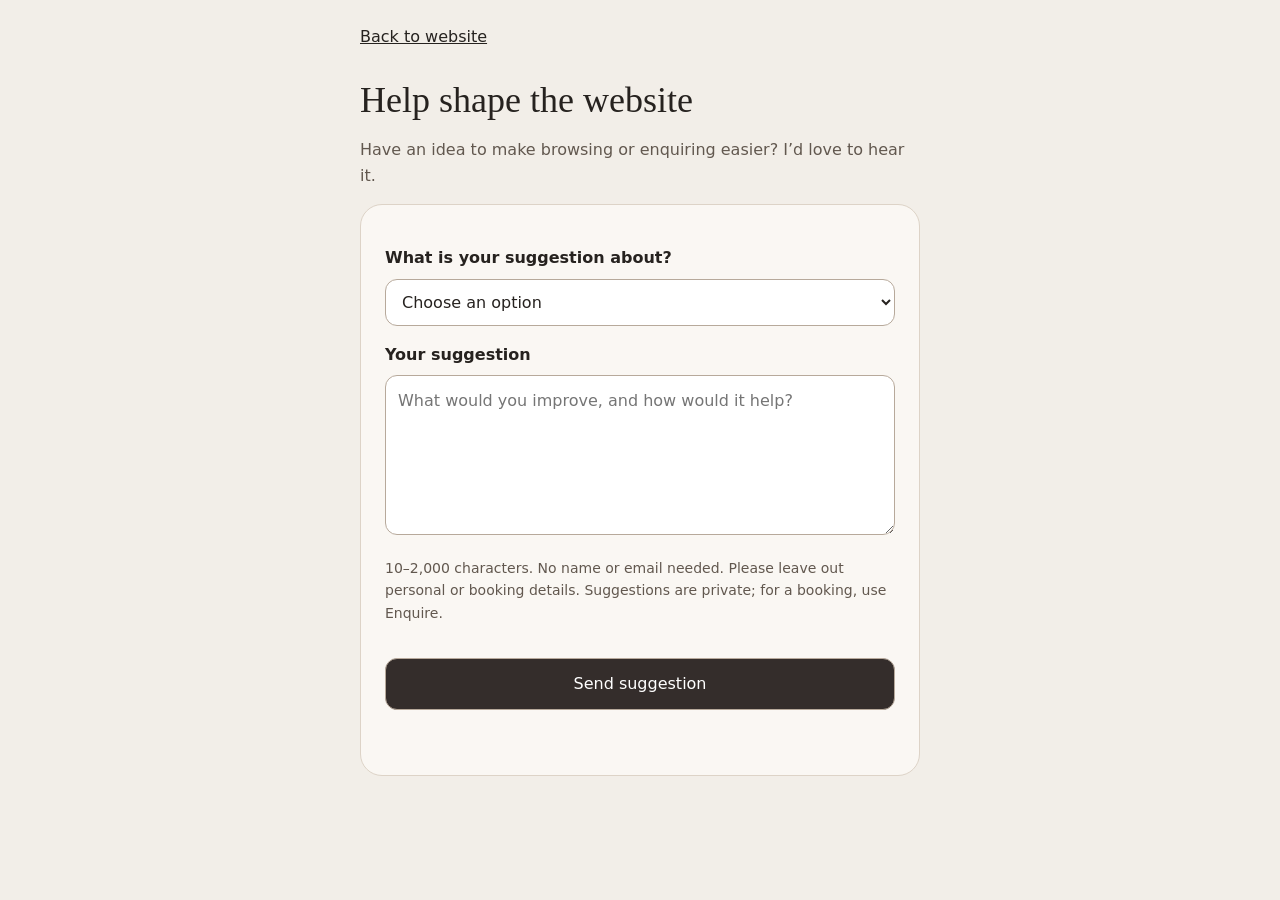
<file: site/suggestions.html>
<!doctype html>
<html lang="en">
<head>
<meta charset="utf-8">
<meta name="viewport" content="width=device-width,initial-scale=1">
<meta name="theme-color" content="#f2eee8">
<title>Suggest an improvement · Chanel Monroe Makeup</title>
<style>
:root{color-scheme:light;font:16px/1.6 system-ui,sans-serif;color:#26221f;background:#f2eee8}
*{box-sizing:border-box}body{margin:0;padding:24px 18px 48px}main{max-width:560px;margin:0 auto}a{color:inherit}h1{font:normal 36px/1.15 Georgia,serif;margin:30px 0 16px}p{color:#62584f}form{padding:24px;border-radius:22px;background:#faf7f3;border:1px solid #ddd3c7}label{display:block;font-weight:600;margin:16px 0 8px}select,textarea,button{font:inherit;width:100%;border:1px solid #b7a99b;border-radius:12px;padding:12px;background:white;color:inherit}textarea{resize:vertical;min-height:160px}button{margin-top:20px;background:#342d2b;color:white;cursor:pointer}button:disabled{opacity:.65;cursor:wait}:focus-visible{outline:3px solid #956b48;outline-offset:3px}.note{font-size:14px}.trap{display:none}#status{margin-bottom:0;min-height:1.6em}#status[data-error]{color:#a02020}
</style>
</head>
<body>
<main>
<a href="index.html">Back to website</a>
<h1>Help shape the website</h1>
<p>Have an idea to make browsing or enquiring easier? I’d love to hear it.</p>
<form id="suggestionForm">
<label for="category">What is your suggestion about?</label>
<select id="category" name="category" required>
<option value="">Choose an option</option>
<option value="design">Design and layout</option>
<option value="navigation">Finding your way around</option>
<option value="booking">Enquiry and booking form</option>
<option value="content">Photos and information</option>
<option value="other">Something else</option>
</select>
<label for="message">Your suggestion</label>
<textarea id="message" name="message" required minlength="10" maxlength="2000" placeholder="What would you improve, and how would it help?"></textarea>
<p class="note">10–2,000 characters. No name or email needed. Please leave out personal or booking details. Suggestions are private; for a booking, use Enquire.</p>
<div class="trap" aria-hidden="true"><label for="website">Leave this empty</label><input id="website" name="website" tabindex="-1" autocomplete="off"></div>
<button id="sendSuggestion" type="submit">Send suggestion</button>
<p id="status" role="status" aria-live="polite"></p>
</form>
</main>
<script>
(function(){
  var form=document.getElementById('suggestionForm'),button=document.getElementById('sendSuggestion'),status=document.getElementById('status'),busy=false;
  form.addEventListener('submit',async function(e){
    e.preventDefault();if(busy||!form.reportValidity())return;
    var category=form.elements.category.value,message=form.elements.message.value.trim();
    if(form.elements.website.value)return;
    if(message.length<10){status.textContent='Please add a little more detail (at least 10 characters).';status.dataset.error='1';return}
    busy=true;button.disabled=true;button.textContent='Sending…';delete status.dataset.error;status.textContent='';
    try{
      var response=await fetch('https://qxiugfatpybldluipcyy.supabase.co/rest/v1/website_suggestions',{
        method:'POST',headers:{apikey:'sb_publishable_sGLIpIxvos66FLVI9vPSbg_qXsTT6rt','Content-Type':'application/json',Prefer:'return=minimal'},
        body:JSON.stringify({category:category,message:message,source:'mobile_navigation'}),signal:AbortSignal.timeout(15000)
      });
      if(!response.ok)throw new Error('Suggestion was not saved');
      form.reset();status.textContent='Thank you! Your suggestion has been saved.';
    }catch(error){status.dataset.error='1';status.textContent='We couldn’t confirm your suggestion was saved. Your text is still here so you can try again.'}
    finally{busy=false;button.disabled=false;button.textContent='Send suggestion'}
  });
})();
</script>
</body>
</html>
</file>
<file: site/css/site.css>
:root{--uvh:1vh;--uvw:1vw}
:root{--hdr:64px;--ff:"Jost",system-ui,sans-serif;--fh:"Cormorant Garamond",Georgia,serif;--ease:cubic-bezier(.2,.7,.2,1)}
*{box-sizing:border-box}html,body{margin:0;height:100%}
body{font-family:var(--ff);background:var(--bg);color:var(--fg);transition:background .7s var(--ease),color .7s var(--ease);overflow:hidden}
a{color:inherit}button{font:inherit;color:inherit;cursor:pointer}

/* ===== THEMES: one per main group ===== */
[data-g="natural"]{--bg:#eef0e6;--bg2:#e3e8d6;--fg:#2f3a2b;--soft:#5d6a57;--acc:#7d8f6a;--line:#c4cfb7;--card:#f7f8f1;--fh:"Cormorant Garamond",Georgia,serif;--tt:none;--ls:0}
[data-g="glam"]{--bg:#f5e9e1;--bg2:#ead2c4;--fg:#3a2622;--soft:#7a5a50;--acc:#b8846b;--line:#e2c3b2;--card:#fbf3ee;--fh:"Bodoni Moda",Didot,serif;--tt:none;--ls:.01em}
[data-g="bridal"]{--bg:#fbf8f2;--bg2:#f3ead9;--fg:#3d3833;--soft:#6e665d;--acc:#c2a878;--line:#e6d9c0;--card:#fffdf9;--fh:"Pinyon Script",cursive;--tt:none;--ls:0}
[data-g="editorial"]{--bg:#0b0b0c;--bg2:#1a1a1d;--fg:#ededed;--soft:#a9a9ae;--acc:#ffffff;--line:#2e2e33;--card:#141416;--fh:"Bodoni Moda",Didot,serif;--tt:uppercase;--ls:.16em}
[data-g="fx"]{--bg:#141118;--bg2:#2a1020;--fg:#f3ece6;--soft:#b9a9a6;--acc:#c4142f;--line:#3a2a33;--card:#1d1820;--fh:"Syne",system-ui,sans-serif;--tt:uppercase;--ls:.06em}
[data-g="parties"]{--bg:#fbf3f1;--bg2:#f4e4e1;--fg:#2e2326;--soft:#6e5b60;--acc:#c76d7e;--line:#ecd8d4;--card:#fffaf9;--fh:"DM Serif Display",Georgia,serif;--tt:none;--ls:0}

/* Theme option B: gradients and texture */
#bgfx{position:fixed;inset:0;z-index:-2;pointer-events:none;opacity:0;transition:opacity .8s,background .8s}
body[data-theme="b"] #bgfx{opacity:1}
body[data-theme="b"][data-g="natural"] #bgfx{background:radial-gradient(1200px 700px at 15% 0%,#f8faef 0,transparent 60%),radial-gradient(900px 600px at 100% 100%,#d7e0c6 0,transparent 60%),var(--bg)}
body[data-theme="b"][data-g="glam"] #bgfx{background:linear-gradient(120deg,#f7ebe3,#e9c9b6 40%,#f9efe8 55%,#dfb6a0);background-size:300% 300%;animation:shimmer 18s ease-in-out infinite}
body[data-theme="b"][data-g="bridal"] #bgfx{background:radial-gradient(circle at 1px 1px,rgba(194,168,120,.22) 1px,transparent 1.5px) 0 0/22px 22px,radial-gradient(1000px 600px at 50% -10%,#fff 0,transparent 70%),linear-gradient(#fbf8f2,#f4ebe0)}
body[data-theme="b"][data-g="editorial"] #bgfx{background:url("data:image/svg+xml,%3Csvg xmlns='http://www.w3.org/2000/svg' width='180' height='180'%3E%3Cfilter id='n'%3E%3CfeTurbulence type='fractalNoise' baseFrequency='.9' numOctaves='2'/%3E%3C/filter%3E%3Crect width='100%25' height='100%25' filter='url(%23n)' opacity='.09'/%3E%3C/svg%3E"),linear-gradient(160deg,#121214,#050506)}
body[data-theme="b"][data-g="fx"] #bgfx{background:radial-gradient(700px 500px at 20% 110%,rgba(196,20,47,.35),transparent 70%),radial-gradient(800px 600px at 90% -10%,rgba(90,30,120,.35),transparent 70%),#100d13;animation:smoke 22s ease-in-out infinite alternate}
/* Parties & Seasons: blush editorial backdrop, three large soft colour blobs (rose, peach, lilac) */
body[data-theme="b"][data-g="parties"] #bgfx{background:radial-gradient(calc(38 * var(--uvw)) calc(34 * var(--uvw)) at 12% 18%,rgba(242,196,204,.55),transparent 70%),radial-gradient(calc(34 * var(--uvw)) calc(30 * var(--uvw)) at 88% 30%,rgba(246,213,191,.5),transparent 70%),radial-gradient(calc(40 * var(--uvw)) calc(34 * var(--uvw)) at 60% 100%,rgba(221,210,238,.5),transparent 70%),#fbf3f1;filter:blur(0)}
@keyframes shimmer{0%,100%{background-position:0% 50%}50%{background-position:100% 50%}}
@keyframes smoke{to{background-position:30px -20px,-40px 30px,0 0}}

/* Theme option C: tinted by the photo in the centre */
#tint{position:fixed;inset:-60px;z-index:-3;background-size:cover;background-position:center;filter:blur(48px) saturate(1.2);opacity:0;transition:opacity .8s,background-image .8s}
#tint::after{content:"";position:absolute;inset:0;background:var(--bg);opacity:.72}
body[data-theme="c"] #tint{opacity:1}
body[data-theme="c"]{background:transparent}

/* Keep popup text readable at narrow widths, short heights and browser zoom. */
#igMod.mod{box-sizing:border-box;height:calc(100 * var(--uvh));padding:48px 16px 16px}
#igBox.igp{width:min(1100px,100%);height:100%;max-height:760px;min-width:0;min-height:0;grid-template-columns:minmax(0,1fr) minmax(0,380px);grid-template-rows:minmax(0,1fr)}
#igBox .ph,#igBox .side{min-width:0;min-height:0;height:auto}
#igBox .side{overflow:hidden}
#igBox .hd{flex-wrap:wrap;flex-shrink:0;min-width:0;padding:12px 16px;gap:8px}
#igBox .hd b{flex:1 1 120px;min-width:0;white-space:normal;overflow:visible;text-overflow:clip;overflow-wrap:anywhere}
#igBox .hd a{flex:0 0 auto;white-space:normal;overflow-wrap:anywhere}
#igBox .cm{flex:1 1 0;min-height:0;min-width:0;overflow:auto;overscroll-behavior:contain;scrollbar-gutter:stable}
#igBox .c{min-width:0}
#igBox .tx{overflow-wrap:anywhere;word-break:normal}
#igBox .ft{flex-shrink:0;overflow-wrap:anywhere}
#pmBox .pm-info,#bmBox .bm-head{overflow:auto!important;justify-content:flex-start;overscroll-behavior:contain;min-width:0}
#pmBox .sin,#bmBox .sin{flex:0 0 auto;min-width:0;max-width:100%;overflow-wrap:anywhere}
@media(max-width:820px){
 #igBox.igp{grid-template-columns:minmax(0,1fr);grid-template-rows:minmax(0,45fr) minmax(0,55fr)}
 #igBox .side{border-left:0;border-top:1px solid #efefef;padding:0}
 #igBox .ph{padding:0}
}
@media(max-width:820px) and (orientation:landscape){
 #igBox.igp{grid-template-columns:minmax(0,1fr) minmax(0,45%);grid-template-rows:minmax(0,1fr)}
 #igBox .side{border-top:0;border-left:1px solid #efefef}
}
/* ===== HEADER + NAV ===== */
.hdr{height:var(--hdr);display:flex;align-items:center;gap:16px;padding:0 clamp(16px,calc(3 * var(--uvw)),40px)}
.brand{font-family:"Cormorant Garamond",serif;font-size:24px;letter-spacing:.04em;text-decoration:none;white-space:nowrap}
.brand i{font-style:italic;color:var(--acc)}
.hdr .sp{flex:1}
.pill{border:1px solid var(--fg);background:transparent;border-radius:99px;padding:9px 20px;font-size:13px;letter-spacing:.06em;text-transform:uppercase;transition:.25s}
.pill:hover,.pill.solid{background:var(--fg);color:var(--bg)}
.pill.solid:hover{background:transparent;color:var(--fg)}
.nav{display:flex;gap:4px;padding:0 clamp(16px,calc(3 * var(--uvw)),40px);overflow-x:auto;scrollbar-width:none;position:relative;z-index:5}
.nav::-webkit-scrollbar{display:none}
.nav .item{position:relative;flex:none}
.nav .gbtn{background:none;border:0;padding:12px 14px;font-size:14px;letter-spacing:.08em;text-transform:uppercase;color:var(--soft);white-space:nowrap;transition:.25s}
.nav .gbtn[aria-current="true"]{color:var(--fg)}
/* Nav A: text tabs with an underline */
body[data-nav="a"] .nav{border-bottom:1px solid var(--line)}
body[data-nav="a"] .nav .gbtn{border-bottom:2px solid transparent;margin-bottom:-1px}
body[data-nav="a"] .nav .gbtn[aria-current="true"]{border-color:var(--acc)}
/* Nav B: pill buttons */
body[data-nav="b"] .nav{padding-top:4px;padding-bottom:8px;gap:8px}
body[data-nav="b"] .nav .gbtn{border:1px solid var(--line);border-radius:99px;padding:9px 18px}
body[data-nav="b"] .nav .gbtn[aria-current="true"]{background:var(--fg);color:var(--bg);border-color:var(--fg)}
/* Nav C: tabs with a drop-down of sub-styles */
body[data-nav="c"] .nav{overflow:visible;border-bottom:1px solid var(--line)}
body[data-nav="c"] .nav .gbtn::after{content:" ▾";font-size:10px;opacity:.6}
.dd{display:none;position:absolute;top:100%;left:0;min-width:220px;background:var(--card);border:1px solid var(--line);border-radius:12px;padding:8px;box-shadow:0 18px 40px rgba(0,0,0,.18);z-index:20}
body[data-nav="c"] .nav .item:hover .dd,body[data-nav="c"] .nav .item:focus-within .dd{display:block}
.dd button{display:flex;justify-content:space-between;width:100%;background:none;border:0;padding:8px 10px;border-radius:8px;font-size:13.5px;text-align:left}
.dd button:hover{background:var(--bg2)}
.dd small{color:var(--soft)}
body[data-nav="c"] .subs{display:none}

/* sub-style chips */
.subs{display:flex;gap:6px;padding:10px clamp(16px,calc(3 * var(--uvw)),40px) 0;overflow-x:auto;scrollbar-width:none}
.subs::-webkit-scrollbar{display:none}
.chip{flex:none;border:1px solid var(--line);background:transparent;border-radius:99px;padding:5px 12px;font-size:12px;color:var(--soft);transition:.2s}
.chip[aria-pressed="true"],.chip:hover{border-color:var(--fg);color:var(--fg)}

/* group heading */
.ghead{display:flex;align-items:baseline;gap:18px;padding:14px clamp(16px,calc(3 * var(--uvw)),40px) 6px;flex-wrap:wrap}
.ghead h1{margin:0;font-family:var(--fh);text-transform:var(--tt);letter-spacing:var(--ls);font-weight:500;font-size:clamp(30px,calc(4 * var(--uvw)),48px);line-height:1}
body[data-g="bridal"] .ghead h1{font-size:clamp(40px,calc(5 * var(--uvw)),64px)}
.ghead p{margin:0;color:var(--soft);font-size:15px;max-width:60ch}
.ghead .mix{margin-left:auto;background:none;border:0;color:var(--soft);font-size:12px;letter-spacing:.08em;text-transform:uppercase;text-decoration:underline;text-underline-offset:3px}

/* ===== GALLERY STRIP ===== */
.strip{overflow-x:auto;overflow-y:hidden;scrollbar-width:none;cursor:grab;padding:8px 0 4px;user-select:none}
.strip::-webkit-scrollbar{display:none}
.strip.drag{cursor:grabbing}
.track{display:flex;gap:14px;padding:0 clamp(16px,calc(3 * var(--uvw)),40px);height:calc(calc(100 * var(--uvh)) - var(--hdr) - 260px);min-height:300px}
.tile{position:relative;flex:none;height:100%;margin:0;border-radius:6px;overflow:hidden;background:var(--bg2);transition:transform .4s var(--ease),opacity .4s}
.tile img{width:100%;height:100%;object-fit:cover;display:block;pointer-events:none;transition:transform .8s var(--ease)}
.tile:hover img{transform:scale(1.03)}
.tile .own{position:absolute;top:10px;left:10px;background:var(--fg);color:var(--bg);font-size:10px;letter-spacing:.1em;text-transform:uppercase;padding:4px 8px;border-radius:99px}
.tile figcaption{position:absolute;left:0;right:0;bottom:0;padding:40px 14px 12px;background:linear-gradient(transparent,rgba(0,0,0,.72));color:#fff;font-size:13px;line-height:1.35;opacity:0;transform:translateY(8px);transition:.35s var(--ease)}
.tile figcaption b{display:block;font-size:10.5px;letter-spacing:.12em;text-transform:uppercase;opacity:.8;font-weight:500;margin-bottom:3px}
.tile figcaption a{opacity:.85}
.tile.centre{transform:translateY(-4px)}
body[data-cap="b"] .tile figcaption{opacity:1;transform:none}
body[data-cap="c"] .tile:hover figcaption{opacity:1;transform:none}

/* rotating description line */
.capbar{display:flex;align-items:center;justify-content:center;gap:12px;min-height:64px;padding:8px clamp(16px,calc(3 * var(--uvw)),40px);text-align:center}
.capbar .txt{transition:opacity .35s,transform .35s;max-width:780px}
.capbar .txt.out{opacity:0;transform:translateY(6px)}
.capbar .sub{font-size:11px;letter-spacing:.14em;text-transform:uppercase;color:var(--acc)}
.capbar .desc{font-family:var(--fh);text-transform:var(--tt);letter-spacing:var(--ls);font-size:21px;line-height:1.2;margin:2px 0}
body[data-g="bridal"] .capbar .desc{font-family:"Cormorant Garamond",serif;font-style:italic;font-size:23px}
body[data-g="parties"] .capbar .desc{font-size:19px}
body[data-g="fx"] .capbar .desc,body[data-g="editorial"] .capbar .desc{font-size:16px}
.capbar .src{font-size:12px;color:var(--soft)}
body[data-cap="b"] .capbar{visibility:hidden}

/* ===== LIGHTBOX ===== */
.lb{position:fixed;inset:0;z-index:60;background:rgba(0,0,0,.86);display:none;align-items:center;justify-content:center;padding:calc(4 * var(--uvh)) calc(4 * var(--uvw));color:#fff}
.lb.open{display:flex}
.lb{overflow:hidden}
#lbMedia img{touch-action:none;cursor:zoom-in;will-change:transform;-webkit-user-select:none;user-select:none;-webkit-touch-callout:none}
.lb.zoomed #lbMedia img{cursor:grab}
.lb.zoomed figcaption,.lb.zoomed .arw{opacity:0;pointer-events:none;transition:opacity .2s}
.lb.zoomed #lbMedia{position:relative;z-index:2}

.lb figure{margin:0;display:flex;flex-direction:column;align-items:center;gap:12px;max-height:100%}
.lb img{max-width:min(calc(88 * var(--uvw)),900px);max-height:calc(78 * var(--uvh));object-fit:contain;border-radius:4px}
.lb figcaption{text-align:center;font-size:14px;max-width:60ch}
.lb figcaption b{display:block;font-size:11px;letter-spacing:.14em;text-transform:uppercase;opacity:.75;font-weight:500}
.x{position:absolute;top:14px;right:16px;width:44px;height:44px;border-radius:50%;border:1px solid currentColor;background:transparent;font-size:20px;line-height:1}
.arw{position:absolute;top:50%;transform:translateY(-50%);width:48px;height:48px;border-radius:50%;border:1px solid currentColor;background:transparent;font-size:20px}
.arw.l{left:14px}.arw.r{right:14px}
/* ===== PRICING OVERLAY ===== */
.po{position:fixed;inset:0;z-index:50;display:none;align-items:center;justify-content:center;background:rgba(10,8,8,.55);-webkit-backdrop-filter:blur(6px);backdrop-filter:blur(6px)}
.po.open{display:flex;animation:fade .3s}
@keyframes fade{from{opacity:0}}
.po-sheet{position:relative;width:min(1000px,calc(94 * var(--uvw)));height:min(calc(86 * var(--uvh)),760px);border-radius:18px;overflow:hidden;display:flex;flex-direction:column;background:#fff;box-shadow:0 30px 80px rgba(0,0,0,.35)}
.po-view{flex:1;overflow:hidden;position:relative}
.po-pages{display:flex;height:100%;transition:transform .6s var(--ease)}
.page{flex:none;width:100%;height:100%;overflow-y:auto;background:var(--bg);color:var(--fg);padding:26px 30px 18px;display:flex;flex-direction:column;gap:14px;transition:background .5s}
.page-h{display:flex;align-items:baseline;gap:14px;flex-wrap:wrap;padding-right:50px}
.page-h h2{margin:0;font-family:var(--fh);text-transform:var(--tt);letter-spacing:var(--ls);font-weight:500;font-size:34px;line-height:1}
.page[data-g="bridal"] .page-h h2{font-size:46px}
.page-h p{margin:0;color:var(--soft);font-size:14px}
.page-imgs{display:grid;grid-template-columns:repeat(4,1fr);gap:10px;height:190px;flex:none}
.page-imgs figure{margin:0;position:relative;border-radius:8px;overflow:hidden;background:var(--bg2)}
.page-imgs img{width:100%;height:100%;object-fit:cover;display:block}
.page-imgs figcaption{position:absolute;left:0;right:0;bottom:0;padding:16px 8px 6px;background:linear-gradient(transparent,rgba(0,0,0,.65));color:#fff;font-size:10.5px;letter-spacing:.06em}
.plist{list-style:none;margin:0;padding:0;display:grid;grid-template-columns:1fr 1fr;column-gap:28px;border-top:1px solid var(--line)}
.plist li{display:grid;grid-template-columns:1fr auto;gap:2px 14px;padding:11px 0;border-bottom:1px solid var(--line)}
.plist b{font-weight:500;font-size:15px}
.plist li>b{min-width:0;overflow-wrap:anywhere}.plist .amt{grid-column:2;grid-row:1 / span 2;align-self:start;text-align:right;font-weight:600;white-space:nowrap}
.plist .amt small{display:block;font-weight:400;color:var(--soft);font-size:11.5px}
.plist .inc{grid-column:1;grid-row:2;color:var(--soft);font-size:12.5px;line-height:1.35}
.page-f{margin-top:auto;display:flex;align-items:center;gap:14px;flex-wrap:wrap;font-size:12.5px;color:var(--soft);padding-top:6px}
.page-f .pill{margin-left:auto}
.po-foot{display:flex;align-items:center;justify-content:center;gap:14px;padding:10px;background:var(--bg);border-top:1px solid var(--line);color:var(--fg)}
.po-foot .nb{width:38px;height:38px;border-radius:50%;border:1px solid var(--line);background:transparent;font-size:16px}
.po-foot .nb:hover{border-color:var(--fg)}
.dots{display:flex;gap:6px}
.dots button{border:0;background:transparent;padding:6px 8px;font-size:11px;letter-spacing:.08em;text-transform:uppercase;color:var(--soft);border-radius:99px}
.dots button[aria-current="true"]{background:var(--fg);color:var(--bg)}
.po-tabs{display:none}
.po .x{z-index:3;color:var(--fg);top:16px;right:18px;background:var(--bg)}
/* Each price owns its booking action; descriptions stay in a separate grid column. */
.plist .price-book{display:block;width:fit-content;margin:8px 0 0 auto;padding:8px 10px;font-size:10px;line-height:1.3;letter-spacing:.03em;white-space:normal;text-decoration:none;text-align:center;max-width:120px}
/* Pricing B: tabs down the side */
.po[data-layout="b"] .po-sheet{flex-direction:row}
.po[data-layout="b"] .po-tabs{display:flex;flex-direction:column;gap:4px;width:220px;flex:none;padding:26px 14px;background:#151313;color:#f2ece6}
.po-tabs h3{margin:0 10px 14px;font-family:"Cormorant Garamond",serif;font-weight:500;font-size:26px}
.po-tabs button{background:none;border:0;text-align:left;padding:11px 12px;border-radius:10px;font-size:14px;letter-spacing:.04em;color:rgba(242,236,230,.7)}
.po-tabs button span{display:block;font-size:11.5px;opacity:.65;margin-top:2px}
.po-tabs button[aria-current="true"]{background:rgba(255,255,255,.1);color:#fff}
.po[data-layout="b"] .po-foot{display:none}
.po[data-layout="b"] .po-pages{transform:none!important}
.po[data-layout="b"] .page{display:none}
.po[data-layout="b"] .page.on{display:grid;grid-template-columns:minmax(220px,38%) 1fr;grid-template-rows:auto 1fr auto;gap:16px 24px}
.po[data-layout="b"] .page.on .page-h{grid-column:1/-1}
.po[data-layout="b"] .page.on .page-imgs{grid-template-columns:1fr 1fr;grid-template-rows:1fr 1fr;height:auto;min-height:320px}
.po[data-layout="b"] .page.on .plist{grid-template-columns:1fr;align-self:start}
.po[data-layout="b"] .page.on .page-f{grid-column:1/-1}
/* Pricing C: swipeable cards */
.po[data-layout="c"] .po-sheet{width:calc(100 * var(--uvw));height:min(calc(90 * var(--uvh)),820px);background:transparent;box-shadow:none;border-radius:0}
.po[data-layout="c"] .po-view{overflow-x:auto;scroll-snap-type:x mandatory;scrollbar-width:none}
.po[data-layout="c"] .po-view::-webkit-scrollbar{display:none}
.po[data-layout="c"] .po-pages{transform:none!important;gap:20px;padding:0 calc(calc(50 * var(--uvw)) - min(210px,calc(43 * var(--uvw))));width:max-content}
.po[data-layout="c"] .page{width:min(420px,calc(86 * var(--uvw)));border-radius:20px;scroll-snap-align:center;box-shadow:0 24px 60px rgba(0,0,0,.35);padding:20px 20px 16px;opacity:.55;transform:scale(.94);transition:opacity .4s,transform .4s}
.po[data-layout="c"] .page.on{opacity:1;transform:none}
.po[data-layout="c"] .page-imgs{grid-template-columns:2fr 1fr;grid-template-rows:1fr 1fr;height:230px}
.po[data-layout="c"] .page-imgs figure:first-child{grid-row:1/3}
.po[data-layout="c"] .page-imgs figure:nth-child(4){display:none}
.po[data-layout="c"] .plist{grid-template-columns:1fr}
.po[data-layout="c"] .po-foot{background:transparent;border:0;color:#fff}
.po[data-layout="c"] .po-foot .nb{border-color:rgba(255,255,255,.5)}
.po[data-layout="c"] .dots button{color:rgba(255,255,255,.7)}
.po[data-layout="c"] .dots button[aria-current="true"]{background:#fff;color:#111}
.po[data-layout="c"] .x{position:fixed;background:#fff;color:#111;border-color:#fff}

/* ===== DESIGN OPTIONS PANEL (mock only) ===== */
.opt-btn{position:fixed;left:16px;bottom:16px;z-index:70;background:#111;color:#fff;border:0;border-radius:99px;padding:11px 18px;font-size:12.5px;letter-spacing:.08em;text-transform:uppercase;box-shadow:0 10px 30px rgba(0,0,0,.3)}
.opt{position:fixed;left:16px;bottom:66px;z-index:70;width:min(380px,calc(calc(100 * var(--uvw)) - 32px));max-height:calc(calc(100 * var(--uvh)) - 100px);overflow:auto;background:#fff;color:#1d1b1a;border-radius:16px;padding:18px;box-shadow:0 24px 60px rgba(0,0,0,.35);display:none;font-size:13px}
.opt.open{display:block}
.opt h4{margin:0 0 2px;font-size:11px;letter-spacing:.14em;text-transform:uppercase;color:#8a817a}
.opt .row{margin:0 0 14px}
.opt .ch{display:flex;gap:6px;flex-wrap:wrap;margin:6px 0 4px}
.opt .ch button{border:1px solid #d8d2cb;background:#fff;border-radius:99px;padding:6px 12px;font-size:12.5px}
.opt .ch button[aria-pressed="true"]{background:#1d1b1a;color:#fff;border-color:#1d1b1a}
.opt .why{color:#6e665d;font-size:12px;line-height:1.4;margin:0}
.opt .note{border-top:1px solid #eee;padding-top:10px;color:#6e665d;font-size:12px;line-height:1.45;margin:0}

@media (max-width:760px){
  :root{--hdr:56px}
  .brand{font-size:19px}.hdr .pill{padding:7px 12px;font-size:11px}
  .track{height:calc(calc(100 * var(--uvh)) - var(--hdr) - 290px)}
  .ghead p{font-size:13px}
  .po-sheet{width:calc(100 * var(--uvw));height:calc(100 * var(--uvh));border-radius:0}
  .page{padding:20px 16px}
  .page-imgs{height:130px;gap:6px}
  .plist{grid-template-columns:1fr}
  .po[data-layout="b"] .po-sheet{flex-direction:column}
  .po[data-layout="b"] .po-tabs{width:auto;flex-direction:row;overflow-x:auto;padding:12px;gap:2px}
  .po[data-layout="b"] .po-tabs h3{display:none}
  .po[data-layout="b"] .po-tabs button{white-space:nowrap}
  .po[data-layout="b"] .po-tabs button span{display:none}
  .po[data-layout="b"] .page.on{display:flex}
  .po[data-layout="b"] .page.on .page-imgs{min-height:0;height:220px}
}
/* ===== FINAL DRAFT ADDITIONS ===== */
[data-g="about"],[data-g="affiliates"],[data-g="brands"],[data-g="products"],[data-g="lessons"],[data-g="reviews"]{--bg:#f2eee8;--bg2:#e7e0d6;--fg:#26221f;--soft:#6b625a;--acc:#9a7b62;--line:#ddd3c7;--card:#faf7f3;--fh:"Cormorant Garamond",Georgia,serif;--tt:none;--ls:0}
body[data-theme="b"][data-g="about"] #bgfx,body[data-theme="b"][data-g="affiliates"] #bgfx,body[data-theme="b"][data-g="brands"] #bgfx,body[data-theme="b"][data-g="products"] #bgfx{background:radial-gradient(1000px 600px at 80% 0%,#fbf8f3 0,transparent 60%),var(--bg)}
.nav .sep{flex:none;width:1px;background:var(--soft);opacity:.45;margin:12px 8px}
body[data-theme="b"][data-g="lessons"] #bgfx,body[data-theme="b"][data-g="reviews"] #bgfx{background:radial-gradient(1000px 600px at 80% 0%,#fbf8f3 0,transparent 60%),var(--bg)}
/* Lessons: portrait clip cards and a player popup with sound */
.lesson{flex:none;width:190px;cursor:pointer;text-align:left}
.lesson .lp{position:relative;aspect-ratio:9/16;border-radius:14px;overflow:hidden;background:var(--bg2);box-shadow:0 6px 18px rgba(0,0,0,.08)}
.lesson .lp img{width:100%;height:100%;object-fit:cover;display:block;transition:transform .5s var(--ease)}
.lesson:hover .lp img{transform:scale(1.04)}
.lesson .dur{position:absolute;right:8px;bottom:8px;background:rgba(0,0,0,.55);color:#fff;font-size:11px;padding:3px 8px;border-radius:99px}
.lesson .play{position:absolute;left:50%;top:50%;width:46px;height:46px;margin:-23px 0 0 -23px;border-radius:50%;background:rgba(255,255,255,.85)}
.lesson .play::after{content:"";position:absolute;left:18px;top:14px;border-left:14px solid #26221f;border-top:9px solid transparent;border-bottom:9px solid transparent}
.lesson b{display:block;font-weight:500;font-size:14px;margin:8px 2px 2px;line-height:1.3}
.lesson small{color:var(--soft);font-size:12px;margin:0 2px}
.ls{display:flex;gap:22px;align-items:center;background:var(--card,#faf7f3);border-radius:18px;padding:16px;max-width:min(calc(94 * var(--uvw)),780px)}
.ls video{height:min(calc(80 * var(--uvh)),720px);aspect-ratio:9/16;max-width:calc(60 * var(--uvw));border-radius:12px;background:#000;object-fit:contain}
.ls-info small{color:#9a7b62;text-transform:uppercase;letter-spacing:.12em;font-size:11px}
.ls-info h2{font-family:"Cormorant Garamond",Georgia,serif;font-weight:500;font-size:28px;margin:6px 0}
.ls-info p{color:#6b625a;margin:0 0 16px}
@media (max-width:760px){.lesson{width:150px}.ls{flex-direction:column;padding:10px;gap:10px}.ls video{height:auto;width:100%;max-width:none;max-height:calc(72 * var(--uvh))}}
.tile video{width:100%;height:100%;object-fit:cover;display:block;pointer-events:none}
.tile .vtag{position:absolute;top:10px;right:10px;background:rgba(0,0,0,.55);color:#fff;font-size:10px;letter-spacing:.1em;text-transform:uppercase;padding:4px 8px;border-radius:99px}
.lb video{max-width:min(calc(88 * var(--uvw)),900px);max-height:calc(78 * var(--uvh));border-radius:4px}
#gallery[hidden],#info[hidden]{display:none}
.info{height:calc(calc(100 * var(--uvh)) - var(--hdr) - 60px);overflow-y:auto;padding:6px clamp(16px,calc(3 * var(--uvw)),40px) 60px}
.info h1{font-family:var(--fh);font-weight:500;font-size:clamp(30px,calc(4 * var(--uvw)),48px);margin:10px 0 4px}
.info .lead{color:var(--soft);margin:0 0 20px;max-width:70ch}
.info h3{font-family:var(--fh);font-weight:500;font-size:24px;margin:26px 0 10px;border-bottom:1px solid var(--line);padding-bottom:6px}
.cards{display:grid;grid-template-columns:repeat(auto-fill,minmax(170px,1fr));gap:16px}
.card{background:var(--card);border:1px solid var(--line);border-radius:14px;padding:16px;text-align:center;text-decoration:none;transition:.25s}
.card:hover{transform:translateY(-3px);box-shadow:0 12px 30px rgba(0,0,0,.08)}
.card img.av{width:96px;height:96px;border-radius:50%;object-fit:cover;display:block;margin:0 auto 10px;background:var(--bg2)}
.card b{display:block;font-weight:500}.card small{color:var(--soft)}
.logos{display:grid;grid-template-columns:repeat(auto-fill,minmax(140px,1fr));gap:12px}
.logo{background:#fff;border:1px solid var(--line);border-radius:12px;height:90px;display:flex;align-items:center;justify-content:center;padding:14px}
.logo img{max-width:100%;max-height:100%;object-fit:contain}
.plist2{columns:2 260px;column-gap:28px;margin:0;padding:0;list-style:none}
.plist2 li{break-inside:avoid;padding:8px 0;border-bottom:1px solid var(--line)}
.about-lines{font-family:var(--fh);font-size:clamp(22px,calc(2.6 * var(--uvw)),32px);line-height:1.3;max-width:34ch;min-height:3.2em;transition:opacity .4s}
.mini-strip{display:flex;gap:12px;overflow-x:auto;padding:10px 0;scrollbar-width:none}
.mini-strip img{height:260px;border-radius:8px;flex:none}
/* About: a centred, full-size work carousel. */
.agrid{position:relative;display:block;width:min(100%,960px);margin:18px auto 28px;text-align:center}
.agrid .cell{position:relative;display:block;width:100%;height:clamp(260px,calc(62 * var(--uvh)),650px);overflow:hidden;border:0;border-radius:22px;background:var(--bg2);cursor:zoom-in;padding:0;color:var(--fg)}
.agrid .cell img{width:100%;height:100%;object-fit:contain;display:block}
.agrid .cell span{position:absolute;left:0;right:0;bottom:0;padding:28px 16px 12px;background:linear-gradient(transparent,#000a);color:#fff;font:16px/1.4 var(--fh)}
.about-controls{display:flex;justify-content:center;align-items:center;gap:14px;margin-top:12px}
.about-controls button{border:1px solid var(--line);border-radius:50px;background:var(--card);color:var(--fg);padding:10px 16px;font:inherit;cursor:pointer}
.about-controls output{font-size:14px;color:var(--soft)}
.about-hero .me{position:relative}
.about-hero .me button{position:absolute;bottom:6px;right:6px;border:0;border-radius:20px;background:var(--card);color:var(--fg);padding:6px 10px;cursor:pointer;font:14px system-ui}
.note-small{color:var(--soft);font-size:12px;margin-top:24px}
/* ===== Layout shell: nav on top, brand bottom left, Pricing + Enquire bottom right ===== */
:root{--hdr:48px;--foot:84px;--vh:calc(100 * var(--uvh))}
@supports (height:calc(100 * var(--uvh))){:root{--vh:calc(100 * var(--uvh))}}
body{height:var(--vh)}
.nav{height:var(--hdr);align-items:center;padding-top:env(safe-area-inset-top)}
.track{height:calc(var(--vh) - var(--hdr) - var(--foot) - 210px)!important;min-height:260px}
.info{height:calc(var(--vh) - var(--hdr))!important;padding-bottom:calc(var(--foot) + 30px)!important}
#gallery{padding-bottom:var(--foot)}
.fbrand{position:fixed;left:clamp(16px,calc(3 * var(--uvw)),40px);bottom:calc(18px + env(safe-area-inset-bottom));z-index:60;font-size:22px;padding:8px 14px;border-radius:99px;background:color-mix(in srgb,var(--bg) 82%,transparent);backdrop-filter:blur(8px);-webkit-backdrop-filter:blur(8px)}
.fab{position:fixed;right:clamp(16px,calc(3 * var(--uvw)),40px);bottom:calc(18px + env(safe-area-inset-bottom));z-index:60;display:flex;gap:10px}
.fab .pill{box-shadow:0 10px 30px rgba(0,0,0,.18);background:var(--card,#fff);color:var(--fg);border-color:var(--line);text-decoration:none}
.fab .pill.solid{background:var(--fg);color:var(--bg);border-color:var(--fg)}
body.editing .fab,body.editing .fbrand{bottom:84px}
/* one bottom row: brand (left) · rotating caption (centre) · Pricing + Enquire (right), all on the same line */
.fbrand,.fab{bottom:calc(20px + env(safe-area-inset-bottom));height:44px;align-items:center}
.fbrand{display:flex}
#gallery .capbar{position:fixed;z-index:59;left:290px;right:290px;bottom:calc(12px + env(safe-area-inset-bottom));height:60px;min-height:60px;padding:0;overflow:hidden}
/* footer zone = 12px gap + 60px row + 12px gap: same space above and below the bottom row */
.track{height:calc(var(--vh) - var(--hdr) - var(--foot) - 115px)!important}
@media (max-width:1100px){#gallery .capbar{left:250px;right:250px}.capbar .desc{font-size:17px!important}}
/* About: the brand name is the page title, so the corner wordmark steps aside */
body[data-g="about"] .fbrand{opacity:0;pointer-events:none}
.fab{transition:opacity .4s}
.fbrand{transition:opacity .4s}
.info h1.brand-title{font-family:"Cormorant Garamond",serif;letter-spacing:.04em}
.info h1.brand-title i{font-style:italic;color:var(--acc)}
/* nav fits any width: fades at the edges and scrolls sideways when it doesn't fit */
.nav{-webkit-mask:linear-gradient(90deg,transparent 0,#000 18px,#000 calc(100% - 18px),transparent);mask:linear-gradient(90deg,transparent 0,#000 18px,#000 calc(100% - 18px),transparent);scroll-snap-type:x proximity}
.nav .item{scroll-snap-align:start}
@media (min-width:1200px){.nav{justify-content:center}}
/* ===== Phones (reference: iPhone 17 Pro 402 x 874 pt and iPhone 17 Pro Max 440 x 956 pt) ===== */
@media (max-width:760px){
  :root{--hdr:46px;--foot:64px}
  .nav{gap:0;padding-left:10px;padding-right:10px}
  .nav .gbtn{padding:12px 10px;font-size:12.5px;letter-spacing:.06em}
  .nav .dd{display:none!important}               /* hover menus don't work on touch: the style chips below do the job */
  .nav .sep{margin:12px 4px}
  .subs{padding:8px 12px 0;gap:6px}
  .subs .chip{font-size:12px;padding:7px 12px;white-space:nowrap}
  .ghead{padding:10px 14px 4px;gap:6px 12px}
  .ghead h1{font-size:30px}
  .ghead p{font-size:13px;flex-basis:100%;order:3}
  .track{gap:10px;padding:0 14px;height:calc(var(--vh) - var(--hdr) - var(--foot) - 230px)!important;min-height:240px}
  /* phones: not enough width for three things on one line, so the caption sits just above the brand/buttons row */
  #gallery .capbar{left:12px;right:12px;bottom:calc(var(--foot) + 4px + env(safe-area-inset-bottom));min-height:48px}
  .capbar .desc{font-size:16px!important}
  .capbar .src{font-size:11px}
  .fbrand{font-size:16px;padding:8px 12px;left:10px}
  .fab{right:10px;gap:6px}
  .fab .pill{padding:9px 13px;font-size:11px;letter-spacing:.04em}
  .info{padding:4px 14px calc(var(--foot) + 30px)!important}
  .info h1{font-size:32px}
  .car .card{width:150px}.car .card img.av{width:80px;height:80px}
  .car .logo{width:136px;height:76px}
  .prod{width:170px}.prod .pi{height:180px}
  .tline li{flex-basis:62%}.tline b{font-size:17px}.tline .ln{font-size:12.5px}
  .mod{padding:0;align-items:stretch}
  .aff,.igp{border-radius:0;max-height:none;height:var(--vh);width:100%}
  .aff .side{padding:56px 18px 18px}
  .igp{grid-template-rows:auto 1fr}.igp .ph{max-height:calc(58 * var(--uvh))}
  .mod .x{top:calc(8px + env(safe-area-inset-top));right:10px;color:#fff;text-shadow:0 1px 6px rgba(0,0,0,.6)}
  .po .po-sheet{max-height:calc(var(--vh) - 20px)}
}
@media (max-width:380px){.fbrand{display:none}}  /* very small phones: keep the buttons, drop the wordmark */
/* About website tour and responsive biography milestones. */
.atour{margin:8px 0 30px}
.atour-stage{position:relative;min-height:clamp(330px,calc(54 * var(--uvh)),470px);border-radius:22px;overflow:hidden;background:var(--bg2);display:grid;place-items:center;isolation:isolate}
.atour-pics{position:absolute;inset:0;z-index:0;opacity:0;transition:opacity .45s ease}
.atour-pics.in{opacity:1}
.atour-pics figure{position:absolute;margin:0;width:clamp(92px,14%,168px);aspect-ratio:4/5;border-radius:14px;overflow:hidden;box-shadow:0 10px 30px rgba(0,0,0,.18);animation:atourFloat 9s ease-in-out infinite alternate;animation-delay:calc(var(--k) * -1.3s)}
.atour-pics figure img{width:100%;height:100%;object-fit:cover;display:block}
.atour-pics figcaption{position:absolute;left:7px;right:7px;bottom:6px;font-size:10px;line-height:1.3;color:#fff;text-shadow:0 1px 3px rgba(0,0,0,.75);white-space:nowrap;overflow:hidden;text-overflow:ellipsis}
.atour-pics figure:nth-child(1){left:3%;top:7%;rotate:-6deg}
.atour-pics figure:nth-child(2){left:13%;bottom:5%;rotate:4deg}
.atour-pics figure:nth-child(3){right:3%;top:9%;rotate:5deg}
.atour-pics figure:nth-child(4){right:13%;bottom:4%;rotate:-4deg}
.atour-pics figure:nth-child(5){left:34%;top:-9%;rotate:3deg}
.atour-pics figure:nth-child(6){right:33%;bottom:-11%;rotate:-3deg}
.atour-pics figure:nth-child(7){left:-2%;top:48%;rotate:2deg}
.atour-pics figure:nth-child(8){right:-2%;top:50%;rotate:-2deg}
.atour-pics.av figure{aspect-ratio:1;border-radius:50%;width:clamp(64px,9%,108px);border:3px solid var(--card)}
.atour-pics.av figcaption{display:none}
.atour-card{position:relative;z-index:1;max-width:min(570px,84%);margin:26px;padding:22px 26px 20px;border-radius:18px;background:var(--card);background:color-mix(in srgb,var(--card) 80%,transparent);-webkit-backdrop-filter:blur(14px) saturate(1.2);backdrop-filter:blur(14px) saturate(1.2);box-shadow:0 14px 40px rgba(0,0,0,.12);text-align:center}
.atour-k{font-size:11px;letter-spacing:.18em;text-transform:uppercase;color:var(--soft);margin:0 0 6px}
.atour-t{font-family:var(--fh,Georgia,serif);font-weight:400;font-size:clamp(22px,calc(3 * var(--uvw)),32px);line-height:1.15;margin:0 0 10px}
.atour-x{min-height:5em;line-height:1.6;margin:0 0 14px;color:var(--fg)}
.atour-x::after{content:"";display:inline-block;width:1px;height:1em;background:currentColor;margin-left:2px;vertical-align:-2px;animation:atourCaret 1s steps(1) infinite}
.atour-sr{position:absolute;width:1px;height:1px;overflow:hidden;clip:rect(0 0 0 0);white-space:nowrap;margin:0}
.atour-cta{display:flex;flex-wrap:wrap;gap:8px;justify-content:center;opacity:0;transform:translateY(4px);transition:none;pointer-events:none}
.atour-cta.on{opacity:1;transform:none;pointer-events:auto;transition:opacity .4s,transform .4s}
.atour-cta .pill{cursor:pointer}
.atour-tabs{display:flex;gap:6px;margin:0 0 10px;overflow-x:auto;scrollbar-width:none}
.atour-tabs::-webkit-scrollbar{display:none}
.atour-tabs button{flex:1 0 auto;min-width:92px;background:none;border:0;padding:6px 4px 2px;font:inherit;font-size:12px;color:var(--soft);cursor:pointer;text-align:left}
.atour-tabs button[aria-selected="true"]{color:var(--fg)}
.atour-bar{display:block;height:2px;background:var(--line);border-radius:2px;overflow:hidden;margin-bottom:6px}
.atour-bar i{display:block;height:100%;width:0;background:var(--acc)}
.atour-tabs button.done .atour-bar i{width:100%}
.atour-tabs button.run .atour-bar i{animation:atourBar var(--dur,9s) linear forwards}
.atour.paused .atour-tabs button.run .atour-bar i{animation-play-state:paused}
@keyframes atourBar{to{width:100%}}
@keyframes atourFloat{from{transform:translateY(-6px)}to{transform:translateY(8px)}}
@keyframes atourCaret{50%{opacity:0}}
@media (prefers-reduced-motion:reduce){.atour-pics figure{animation:none}.atour-x::after{display:none}.atour-tabs button[aria-selected="true"] .atour-bar i{width:100%}}
@media (max-height:500px){.atour-stage{min-height:300px}.atour-card{margin:14px;padding:14px 18px}.atour-x{min-height:4.2em;font-size:14px;margin-bottom:10px}.atour-t{font-size:22px;margin-bottom:6px}.atour-pics figure{width:clamp(70px,12%,118px)}}
@media (max-width:600px){.atour-pics figure:nth-child(n+5){display:none}.atour-card{max-width:92%;padding:16px}}
.tline{list-style:none;margin:8px 0 28px;padding:0 0 6px;display:flex;overflow-x:auto;scrollbar-width:none;scroll-snap-type:x mandatory}
.tline::-webkit-scrollbar{display:none}
.tline li{position:relative;flex:1 0 190px;padding:34px 18px 0 0;scroll-snap-align:start}
.tline li::before{content:"";position:absolute;left:0;right:0;top:11px;height:1px;background:var(--line)}
.tline li::after{content:"";position:absolute;left:0;top:6px;width:11px;height:11px;border-radius:50%;background:var(--bg);border:2px solid var(--acc)}
.tline li:last-child::after{background:var(--acc)}
.tline .yr{position:absolute;left:20px;top:2px;font-size:11px;letter-spacing:.14em;text-transform:uppercase;color:var(--acc);background:var(--bg);padding:0 8px 0 2px}
.tline b{display:block;font-family:var(--fh);font-weight:500;font-size:20px;color:var(--fg);margin-bottom:4px;line-height:1.15}
.tline .ln{display:block;font-size:13px;line-height:1.45;color:var(--soft);max-width:26ch}
@media (max-width:760px){.tline li{flex-basis:62%}.tline b{font-size:17px}.tline .ln{font-size:12.5px}}

/* ===== Rotating carousels (affiliates, brands, products) ===== */
.car{position:relative;margin:4px -6px 10px;overflow:hidden;cursor:grab;-webkit-mask:linear-gradient(90deg,transparent,#000 4%,#000 96%,transparent);mask:linear-gradient(90deg,transparent,#000 4%,#000 96%,transparent)}
.car.drag{cursor:grabbing}
.car.still{cursor:default;-webkit-mask:none;mask:none}.car.still .rail{margin:0 auto}
.car .rail{display:flex;gap:16px;width:max-content;padding:8px 6px 14px;will-change:transform}
.car .rail>*{flex:none;user-select:none;-webkit-user-drag:none}
.car img{-webkit-user-drag:none;pointer-events:none}
.car .card{width:180px;cursor:pointer}
/* Connections: just the round photo, bigger, with small text underneath (no card box) */
.car .card[data-aff]{width:172px;background:none;border:0;padding:4px 0;box-shadow:none}
.car .card[data-aff]:hover{transform:none;box-shadow:none}
.car .card[data-aff] img.av{width:156px;height:156px;margin-bottom:10px;border:3px solid var(--card);box-shadow:0 0 0 1px var(--line),0 10px 24px rgba(0,0,0,.10);transition:transform .35s,box-shadow .35s}
.car .card[data-aff]:hover img.av{transform:scale(1.05);box-shadow:0 0 0 2px var(--acc),0 14px 30px rgba(0,0,0,.14)}
.car .card[data-aff] b{font-size:12px;letter-spacing:.06em;text-transform:uppercase;line-height:1.3}
.car .card[data-aff] small{font-size:11.5px}
@media (max-width:760px){.car .card[data-aff]{width:132px}.car .card[data-aff] img.av{width:118px;height:118px}.car .card[data-aff] b{font-size:10.5px}}
.car .logo{width:170px;text-decoration:none;color:var(--fg);transition:.25s}
.car .logo:hover{transform:translateY(-3px);box-shadow:0 12px 30px rgba(0,0,0,.08)}
.prod{width:210px;background:var(--card);border:1px solid var(--line);border-radius:14px;overflow:hidden;text-decoration:none;color:var(--fg);transition:.25s;display:flex;flex-direction:column}
.prod:hover{transform:translateY(-3px);box-shadow:0 12px 30px rgba(0,0,0,.08)}
.prod .pi{height:220px;background:#fff;display:flex;align-items:center;justify-content:center;padding:14px}
.prod .pi img{max-width:100%;max-height:100%;object-fit:contain}
.prod .pi.logoonly img{max-height:46px;opacity:.85}
.prod .pt{padding:12px 14px 14px;border-top:1px solid var(--line);font-size:13px;line-height:1.35}
.prod .pt small{display:block;color:var(--soft);letter-spacing:.08em;text-transform:uppercase;font-size:10.5px;margin-bottom:3px}
.prod .pt em{display:block;font-style:normal;color:var(--acc);font-size:12px;margin-top:6px}
.prod{cursor:pointer}.car .logo{cursor:pointer}
.info h3 .cnt{font-family:var(--ff);font-size:12px;color:var(--soft);margin-left:6px;letter-spacing:.06em}
/* product popup */
.pm,.bm{background:var(--card,#fff);color:var(--fg);border-radius:18px;width:min(900px,100%);max-height:calc(var(--vh,calc(100 * var(--uvh))) - 40px);overflow:auto;box-shadow:0 30px 80px rgba(0,0,0,.4)}
.pm{display:grid;grid-template-columns:minmax(0,1fr) minmax(0,1.1fr)}
.pm-img{background:#fff;display:flex;align-items:center;justify-content:center;padding:28px;min-height:360px;border-right:1px solid var(--line)}
.pm-img img{max-width:100%;max-height:440px;object-fit:contain}.pm-img.logoonly img{max-height:70px}
.pm-info{padding:30px 30px 26px}
.pm-brand{display:block;font-size:11px;letter-spacing:.14em;text-transform:uppercase;color:var(--acc);margin-bottom:6px}
.lnk{background:none;border:0;padding:0;font:inherit;color:inherit;letter-spacing:inherit;text-transform:inherit;cursor:pointer;text-decoration:underline;text-underline-offset:3px}
.pm h2{font-family:var(--fh,Georgia,serif);font-weight:500;font-size:28px;line-height:1.15;margin:0 0 6px}
.pm-cat{color:var(--soft);font-size:13px;margin:0 0 12px}.pm-kit{display:inline-block;background:var(--bg2);border-radius:99px;padding:4px 10px;font-size:12px;margin:0 0 12px}
.pm-desc{font-size:14px;line-height:1.6;margin:4px 0 20px;max-height:260px;overflow:auto}.pm-desc .soft{color:var(--soft)}
.pm .pill{display:inline-block;text-decoration:none}
/* brand popup */
.bm{display:grid;grid-template-columns:300px 1fr}
.bm-head{padding:30px 26px;border-right:1px solid var(--line)}
.bm-logo{display:block;max-width:200px;max-height:80px;object-fit:contain;margin:0 0 18px}
.bm-head h2{font-family:var(--fh);font-weight:500;font-size:28px;margin:0 0 14px}
.bm-facts{margin:0 0 16px;display:grid;gap:8px}.bm-facts div{display:flex;gap:10px;font-size:13.5px}.bm-facts dt{min-width:62px;color:var(--soft);text-transform:uppercase;font-size:11px;letter-spacing:.1em;padding-top:2px}.bm-facts dd{margin:0}
.bm-about{font-size:13.5px;line-height:1.55;color:var(--soft);margin:0 0 18px}
.bm-head .pill{display:inline-block;text-decoration:none}
.bm-grid{display:grid;grid-template-columns:repeat(3,1fr);gap:10px;padding:18px;align-content:start}
.bm-p{background:#fff;border:1px solid var(--line);border-radius:12px;padding:10px;text-align:center;font:inherit;font-size:12px;line-height:1.3;color:var(--fg);cursor:pointer;transition:.25s}
.bm-p:hover{transform:translateY(-2px);box-shadow:0 10px 24px rgba(0,0,0,.08)}
.bm-pi{display:flex;height:120px;align-items:center;justify-content:center;margin-bottom:8px}.bm-pi img{max-width:100%;max-height:100%;object-fit:contain}
.bm-none{padding:24px}
@media (max-width:760px){.pm,.bm{grid-template-columns:1fr;border-radius:0;max-height:none;height:var(--vh);width:100%}.pm-img{min-height:240px;border-right:0;border-bottom:1px solid var(--line)}.pm-img img{max-height:260px}.bm-head{border-right:0;border-bottom:1px solid var(--line);padding:56px 18px 18px}.bm-grid{grid-template-columns:repeat(3,1fr);padding:12px}.bm-pi{height:80px}}
.kitlist{display:flex;flex-wrap:wrap;gap:8px;margin:0;padding:0;list-style:none}
.kitlist li{border:1px solid var(--line);border-radius:99px;padding:6px 12px;font-size:13px;color:var(--soft)}

/* ===== Popups: affiliate profile + Instagram-style post ===== */
.mod{position:fixed;inset:0;z-index:70;display:none;align-items:center;justify-content:center;background:rgba(20,16,14,.72);backdrop-filter:blur(6px);padding:20px}
.mod.open{display:flex}
.mod .x{position:absolute;top:14px;right:18px;background:none;border:0;color:#fff;font-size:34px;line-height:1;cursor:pointer;z-index:2}
.aff{background:var(--card,#faf7f3);color:var(--fg,#26221f);border-radius:18px;width:min(940px,100%);max-height:calc(calc(100 * var(--uvh)) - 40px);overflow:auto;display:grid;grid-template-columns:300px 1fr;box-shadow:0 30px 80px rgba(0,0,0,.4)}
.aff .side{padding:28px 24px;border-right:1px solid var(--line,#ddd3c7);text-align:center}
.aff .side img.av{width:120px;height:120px;border-radius:50%;object-fit:cover;display:block;margin:0 auto 14px;border:3px solid #fff;box-shadow:0 0 0 2px var(--acc,#9a7b62)}
.aff h2{font-family:var(--fh,Georgia,serif);font-weight:500;font-size:26px;margin:0 0 2px}
.aff .role{color:var(--soft);font-size:13px;margin:0 0 14px}
.aff .stats{display:flex;justify-content:center;gap:18px;font-size:12.5px;color:var(--soft);margin-bottom:14px}.aff .stats b{display:block;color:var(--fg);font-size:15px}
.aff .bio{white-space:pre-line;font-size:13.5px;line-height:1.5;text-align:left;margin:0 0 18px}
.aff .side .pill{display:block;text-decoration:none;margin:8px 0;text-align:center}
.aff .g9{display:grid;grid-template-columns:repeat(3,1fr);gap:4px;padding:4px;align-content:start}
.aff .g9 a{position:relative;aspect-ratio:1;overflow:hidden;background:var(--bg2,#e7e0d6)}
.aff .g9 img{width:100%;height:100%;object-fit:cover;display:block;transition:transform .5s}
.aff .g9 a:hover img{transform:scale(1.06)}
.aff .g9 a.v::after{content:"▶";position:absolute;top:8px;right:10px;color:#fff;font-size:12px;text-shadow:0 1px 4px rgba(0,0,0,.6)}
.igp{background:#fff;color:#262626;border-radius:6px;overflow:hidden;width:min(1100px,100%);height:min(760px,calc(calc(100 * var(--uvh)) - 40px));display:grid;grid-template-columns:minmax(0,1fr) 380px;box-shadow:0 30px 80px rgba(0,0,0,.45)}
.igp .ph{background:#000;display:flex;align-items:center;justify-content:center;position:relative;min-height:0}
.igp .ph img{max-width:100%;max-height:100%;object-fit:contain}
.igp .ph .arw{position:absolute;top:50%;transform:translateY(-50%);width:32px;height:32px;border-radius:50%;border:0;background:rgba(255,255,255,.85);font-size:20px;cursor:pointer}
.igp .ph .arw.l{left:12px}.igp .ph .arw.r{right:12px}
.igp .side{display:flex;flex-direction:column;min-height:0;border-left:1px solid #efefef}
.igp .hd{display:flex;align-items:center;gap:10px;padding:14px 16px;border-bottom:1px solid #efefef;font-size:14px}
.igp .hd b{font-weight:600}.igp .hd a{margin-left:auto;color:#0095f6;font-weight:600;text-decoration:none;font-size:13px}
.igp .ava{width:32px;height:32px;border-radius:50%;object-fit:cover;flex:none;background:#efefef;display:flex;align-items:center;justify-content:center;font-size:12px;font-weight:600;color:#888}
.igp .hd .ava{background:linear-gradient(45deg,#f9ce34,#ee2a7b,#6228d7);color:#fff;padding:2px}
.igp .cm{flex:1;overflow-y:auto;padding:8px 16px}
.igp .c{display:flex;gap:12px;padding:9px 0;font-size:14px;line-height:1.4}
.igp .c .tx{flex:1;min-width:0;word-wrap:break-word;white-space:pre-line}
.igp .c .tx b{font-weight:600;margin-right:6px}
.igp .c .meta{display:block;color:#8e8e8e;font-size:12px;margin-top:4px}
.igp .c.rep{margin-left:44px;padding-top:4px}
.igp .c .hrt{color:#8e8e8e;font-size:11px;align-self:center}
.igp .cap{border-bottom:1px solid #efefef;margin:0 -16px 6px;padding:9px 16px 14px}
.igp .none{color:#8e8e8e;font-size:13px;text-align:center;padding:30px 0}
.igp .ft{border-top:1px solid #efefef;padding:12px 16px;font-size:13px}
.igp .ft .ic{font-size:22px;letter-spacing:10px}
.igp .ft small{display:block;color:#8e8e8e;text-transform:uppercase;font-size:10px;letter-spacing:.06em;margin-top:6px}
@media (max-width:820px){
  .aff{grid-template-columns:1fr}.aff .side{border-right:0;border-bottom:1px solid var(--line)}
  .igp{grid-template-columns:1fr;grid-template-rows:55% 45%;height:calc(calc(100 * var(--uvh)) - 40px)}
  .igp .side{border-left:0;border-top:1px solid #efefef}
}

/* ===== EDIT MODE ===== */
.editbar{position:fixed;left:50%;bottom:16px;transform:translateX(-50%);z-index:80;display:none;align-items:center;gap:8px;flex-wrap:wrap;background:#111;color:#fff;border-radius:14px;padding:10px 12px;font-size:12.5px;box-shadow:0 18px 50px rgba(0,0,0,.4);max-width:calc(calc(100 * var(--uvw)) - 24px)}
body.editing .editbar{display:flex}
.editbar b{letter-spacing:.1em;text-transform:uppercase;font-size:11px;color:#ffcf5a;margin-right:4px}
.editbar button{background:#2a2a2a;color:#fff;border:1px solid #444;border-radius:99px;padding:7px 12px;font-size:12px}
.editbar button.go{background:#ffcf5a;color:#111;border-color:#ffcf5a}
.editbar .cnt{color:#bbb}
body.editing .tile{cursor:grab;outline:2px dashed transparent;outline-offset:-2px}
body.editing .tile:hover{outline-color:#ffcf5a}
body.editing .tile.drop{outline-color:#ff4fa3;outline-style:solid}
.ectl{display:none;position:absolute;top:8px;left:8px;right:8px;gap:6px;z-index:3}
body.editing .ectl{display:flex}
.ectl button,.ectl select{background:rgba(17,17,17,.85);color:#fff;border:0;border-radius:8px;padding:6px 8px;font-size:12px}
.ectl .on{background:#ffcf5a;color:#111}
.ectl select{max-width:120px}
.tile .ecap{display:none;position:absolute;left:8px;right:8px;bottom:8px;z-index:3;background:rgba(17,17,17,.85);color:#fff;border-radius:8px;padding:6px 8px;font-size:12px;min-height:30px;outline:none}
body.editing .tile .ecap{display:block}
body.editing .tile figcaption{display:none}
.tile.pinned::after{content:"PINNED";position:absolute;right:10px;bottom:50px;background:#ffcf5a;color:#111;font-size:10px;font-weight:600;letter-spacing:.1em;padding:3px 7px;border-radius:99px;z-index:2}
.tile.isHidden{opacity:.35}
/* ===== Phones: landscape only. Portrait shows a "turn sideways" screen; landscape gets a compact layout ===== */
#rotate{display:none}
/* entry gate on phones and tablets (logic from the legacy mockup; script sets body.gate and #rotate[data-step]):
   turn = phone upright, full = landscape but not full screen, ios = iPhone (no full screen in the browser: Home Screen steps) */
body.gate{overflow:hidden;touch-action:none}
body.gate>*:not(#rotate):not(script){visibility:hidden}
body.gate #rotate,#rotate.leaving{display:grid}
#rotate{position:fixed;inset:0;z-index:200;place-items:center;overflow:hidden;box-sizing:border-box;
  padding:max(22px,env(safe-area-inset-top)) max(26px,env(safe-area-inset-right)) max(22px,env(safe-area-inset-bottom)) max(26px,env(safe-area-inset-left));
  background:#120c14;color:#f6efe9;font-family:var(--ff);text-align:center;-webkit-text-size-adjust:100%;overscroll-behavior:none;-webkit-tap-highlight-color:transparent}
#rotate.leaving{opacity:0;pointer-events:none;transition:opacity .6s ease}
#rotate .glow{position:absolute;inset:-25%;pointer-events:none;filter:blur(36px);
  background:radial-gradient(38% 34% at 18% 22%,rgba(226,140,156,.55),transparent 70%),radial-gradient(34% 40% at 86% 78%,rgba(212,166,104,.42),transparent 70%),radial-gradient(28% 30% at 72% 12%,rgba(140,86,168,.38),transparent 70%);
  animation:gl-drift 16s ease-in-out infinite alternate}
@keyframes gl-drift{to{transform:translate3d(5%,-4%,0) rotate(10deg) scale(1.1)}}
#rotate .in{position:relative;display:flex;flex-direction:column;align-items:center;gap:20px;width:100%;max-width:440px}
#rotate .lead,#rotate .act{display:flex;flex-direction:column;align-items:center;gap:12px;width:100%}
#rotate .rb{margin:0;padding:0 .2em;font-family:"Pinyon Script",cursive;font-size:clamp(46px,calc(14 * var(--uvw)),66px);line-height:1.05;color:#f3d9b8;
  background:linear-gradient(100deg,#e8c49a 0%,#fff7ee 28%,#cf9a63 50%,#fff7ee 72%,#e8c49a 100%);background-size:240% 100%;-webkit-background-clip:text;background-clip:text;-webkit-text-fill-color:transparent;animation:rb-shine 7s ease-in-out infinite}
@keyframes rb-shine{0%,100%{background-position:100% 0}50%{background-position:0 0}}
#rotate .tag{margin:-4px 0 0;font-size:10.5px;letter-spacing:.3em;text-transform:uppercase;color:rgba(246,239,233,.66)}
#rotate .wl{margin:6px 0 0;min-height:3em;max-width:360px;font-family:"Cormorant Garamond",serif;font-style:italic;font-size:18px;line-height:1.4;color:rgba(246,239,233,.86);transition:opacity .45s ease,transform .45s ease}
#rotate .wl.out{opacity:0;transform:translateY(6px)}
#rotate .act{padding:22px 20px 18px;border-radius:22px;border:1px solid rgba(255,255,255,.12);background:rgba(255,255,255,.06);-webkit-backdrop-filter:blur(18px) saturate(140%);backdrop-filter:blur(18px) saturate(140%);box-sizing:border-box}
#rotate .dev{display:block;width:84px;height:84px;margin-bottom:-4px}
#rotate .dev .ph{animation:rot 2.6s cubic-bezier(.6,0,.3,1) infinite;transform-origin:60px 60px}
@keyframes rot{0%,22%{transform:rotate(0)}52%,86%{transform:rotate(-90deg)}100%{transform:rotate(0)}}
#rotate h2{margin:0;font-family:"Cormorant Garamond",serif;font-weight:500;font-size:27px;line-height:1.1}
#rotate .sub{margin:0;max-width:330px;font-size:13.5px;line-height:1.5;color:rgba(246,239,233,.72)}
#rotate .go{min-height:50px;min-width:210px;padding:0 28px;border:0;border-radius:99px;font:600 15px/1 var(--ff);letter-spacing:.02em;color:#1c1218;cursor:pointer;
  background:linear-gradient(180deg,#fffaf4,#f0dcc4);box-shadow:0 8px 26px rgba(0,0,0,.35),inset 0 1px 0 #fff;touch-action:manipulation}
#rotate .go:active{transform:scale(.97)}
#rotate .alt{min-height:44px;padding:0 12px;border:0;background:none;font:500 13px var(--ff);color:rgba(246,239,233,.75);text-decoration:underline;text-underline-offset:3px;cursor:pointer;touch-action:manipulation}
/* iPhone full-screen sheet: three steps to add the site to the Home Screen, with an arrow up to the browser's bar */
#rotate .hs{position:absolute;inset:0;z-index:2;display:grid;place-items:center;box-sizing:border-box;padding:inherit;background:rgba(10,6,12,.62);-webkit-backdrop-filter:blur(10px);backdrop-filter:blur(10px);animation:hs-in .35s ease}
#rotate .hs[hidden]{display:none}
@keyframes hs-in{from{opacity:0}}
#rotate .hs-card{position:relative;width:min(560px,100%);box-sizing:border-box;padding:22px 22px 16px;border-radius:24px;background:#fbf6f0;color:#1c1218;text-align:left;box-shadow:0 24px 70px rgba(0,0,0,.5);animation:hs-up .4s cubic-bezier(.2,.8,.2,1)}
@keyframes hs-up{from{transform:translateY(24px);opacity:0}}
#rotate .hs-x{position:absolute;top:8px;right:8px;width:40px;height:40px;border:0;border-radius:50%;background:transparent;cursor:pointer}
#rotate .hs-x::before,#rotate .hs-x::after{content:"";position:absolute;left:12px;right:12px;top:19px;height:2px;border-radius:2px;background:#6d5f66;transform:rotate(45deg)}
#rotate .hs-x::after{transform:rotate(-45deg)}
#rotate .hs-p{display:none;grid-template-columns:110px minmax(0,1fr);gap:20px;align-items:center}
#rotate .hs-p.on{display:grid;animation:hs-fade .35s ease}
@keyframes hs-fade{from{opacity:0;transform:translateX(10px)}}
#rotate .hs-ill{display:grid;place-items:center;width:110px;height:110px;border-radius:22px;background:#efe3d6}
#rotate .hs-menu{display:flex;flex-direction:column;justify-content:center;gap:5px;padding:8px;box-sizing:border-box;place-items:stretch}
#rotate .hs-p{grid-template-columns:150px minmax(0,1fr)}
#rotate .hs-ill{width:150px}
#rotate .hs-menu .r{display:flex;align-items:center;gap:5px;padding:6px 7px;border-radius:8px;font-size:9.5px;font-weight:500;background:#fff;white-space:nowrap;overflow:hidden}
#rotate .hs-menu .r svg{flex:none;width:14px;height:14px}
#rotate .hs-menu .dim{opacity:.45}
#rotate .hs-menu .hi{background:#1c1218;color:#fff;animation:hs-pulse 1.6s ease-in-out infinite}
@keyframes hs-pulse{50%{transform:scale(1.05)}}
#rotate .hs-home{gap:6px;align-content:center;font-size:10.5px;font-weight:500}
#rotate .hs-home img{width:60px;height:60px;border-radius:14px;box-shadow:0 4px 12px rgba(0,0,0,.2)}
#rotate .hs-k{margin:0 0 4px;font-size:10.5px;letter-spacing:.16em;text-transform:uppercase;color:#a07a52}
#rotate .hs h3{margin:0 0 6px;font-family:"Cormorant Garamond",serif;font-weight:600;font-size:25px;line-height:1.1}
#rotate .hs-tx p:last-child{margin:0;font-size:13.5px;line-height:1.45;color:#5b4d55}
#rotate .hs-nav{display:flex;align-items:center;gap:10px;margin-top:16px}
#rotate .hs-dots{display:flex;gap:6px;margin-right:auto}
#rotate .hs-dots i{width:7px;height:7px;border-radius:50%;background:#dccbbb;transition:width .3s,background .3s}
#rotate .hs-dots i.on{width:20px;border-radius:4px;background:#1c1218}
#rotate .hs .go{min-width:120px;min-height:44px;background:#1c1218;color:#fff;box-shadow:none}
#rotate .hs .alt{color:#5b4d55}
#rotate .hs-arrow{position:absolute;top:max(6px,env(safe-area-inset-top));right:max(40px,calc(env(safe-area-inset-right) + 24px));display:flex;flex-direction:column;align-items:center;gap:4px;font-size:12px;font-weight:600;color:#e9c49a;animation:hs-bob 1.1s ease-in-out infinite}
#rotate .hs:not([data-p="0"]) .hs-arrow{visibility:hidden}
@keyframes hs-bob{50%{transform:translateY(-8px)}}
@media (orientation:landscape) and (max-height:360px){#rotate .hs-card{padding:14px 18px 10px}#rotate .hs-p{grid-template-columns:150px minmax(0,1fr)}#rotate .hs-ill{width:150px;height:92px}#rotate .hs h3{font-size:21px}#rotate .hs-nav{margin-top:10px}}
#rotate .steps{display:flex;align-items:center;gap:8px;margin-top:4px;font-size:10px;letter-spacing:.16em;text-transform:uppercase;color:rgba(246,239,233,.5)}
#rotate .steps i{width:26px;height:2px;border-radius:2px;background:rgba(246,239,233,.22)}
#rotate .steps b{font-weight:500}
#rotate[data-step="turn"] .steps .s1,#rotate:not([data-step="turn"]) .steps .s2{color:#e9c49a}
#rotate .hint{margin:0;max-width:320px;font-size:12px;line-height:1.45;color:rgba(246,239,233,.6);opacity:0;transition:opacity .8s ease}
#rotate.hint-on .hint{opacity:1}
/* only the parts for the current step */
#rotate:not([data-step="turn"]) .s-turn,#rotate:not([data-step="full"]) .s-full,#rotate:not([data-step="ios"]) .s-ios{display:none!important}
/* sideways: brand and welcome on the left, the next step on the right */
@media (orientation:landscape){
  #rotate .in{display:grid;grid-template-columns:minmax(0,1fr) minmax(0,1fr);align-items:center;gap:clamp(18px,calc(5 * var(--uvw)),56px);max-width:860px}
  #rotate .lead{align-items:flex-start;text-align:left;gap:8px}
  #rotate .rb{font-size:clamp(40px,calc(13 * var(--uvh)),64px);padding-left:0;margin-left:-.05em}
  #rotate .tag{margin:0}
  #rotate .wl{min-height:4.2em;font-size:clamp(15px,calc(4.4 * var(--uvh)),19px)}
  #rotate .act{gap:clamp(7px,calc(2.4 * var(--uvh)),12px);padding:clamp(14px,calc(4.5 * var(--uvh)),22px) 18px}
  #rotate .dev{width:clamp(44px,calc(15 * var(--uvh)),72px);height:clamp(44px,calc(15 * var(--uvh)),72px)}
  #rotate h2{font-size:clamp(21px,calc(6.6 * var(--uvh)),27px)}
  #rotate .sub{font-size:clamp(12px,calc(3.4 * var(--uvh)),13.5px)}
  #rotate .go{min-height:clamp(42px,calc(12 * var(--uvh)),50px)}
}
@media (prefers-reduced-motion:reduce){#rotate .glow,#rotate .rb,#rotate .dev .ph,#rotate .hs,#rotate .hs *{animation:none!important}}

@media (orientation:landscape){
  :root{--hdr:40px;--foot:54px}
  .nav .gbtn{padding:10px 10px;font-size:11.5px;letter-spacing:.06em}
  .nav .dd{display:none!important}
  .subs{padding:4px clamp(12px,calc(3 * var(--uvw)),24px) 0;gap:6px}
  .subs .chip{font-size:10.5px;padding:4px 10px;white-space:nowrap}
  .ghead{padding:4px clamp(12px,calc(3 * var(--uvw)),24px) 2px;gap:10px}
  .ghead h1{font-size:22px}
  .ghead p{display:none}
  .track{height:calc(var(--vh) - var(--hdr) - var(--foot) - 78px)!important;min-height:0!important;gap:8px;padding:0 clamp(12px,calc(3 * var(--uvw)),24px)}
  .fbrand,.fab{bottom:calc(7px + env(safe-area-inset-bottom));height:40px}
  .fbrand{font-size:15px;padding:6px 10px;left:max(10px,env(safe-area-inset-left))}
  .fab{right:max(10px,env(safe-area-inset-right));gap:6px}
  .fab .pill{padding:8px 13px;font-size:11px}
  #gallery .capbar{left:200px;right:200px;bottom:calc(5px + env(safe-area-inset-bottom));height:44px;min-height:44px}
  .capbar .desc{font-size:14px!important}.capbar .src{font-size:10px}
  .info{padding:4px max(16px,env(safe-area-inset-left)) calc(var(--foot) + 20px)!important}
  .info h1{font-size:28px}
  /* Chanel's work popup: comments left, photo right in a fixed box filling most of the screen */
  #igMod.mod{padding:0;align-items:stretch;justify-content:stretch}
  .igp{width:calc(100 * var(--uvw));max-width:none;height:var(--vh);max-height:none;border-radius:0;grid-template-columns:minmax(0,1fr) minmax(220px,32%);grid-template-rows:minmax(0,1fr)}
  .igp .ph{order:1;max-height:none;height:var(--vh);padding-left:env(safe-area-inset-left)}
  .igp .ph img{width:100%;height:100%;max-width:none;max-height:none;object-fit:contain}
  .igp .side{order:2;height:var(--vh);border-right:0;border-left:1px solid #efefef;padding-right:env(safe-area-inset-right)}
  .igp .hd{padding:10px 60px 10px 14px;font-size:13px;min-width:0}.igp .hd a{white-space:nowrap}.igp .hd b{min-width:0;overflow:hidden;text-overflow:ellipsis;white-space:nowrap}
  .igp .side{overflow:hidden;min-width:0}.igp .cm{padding:6px 14px;overflow-x:hidden}.igp .c{font-size:13px;padding:7px 0}.igp .c .tx{overflow-wrap:anywhere}
  .igp .ft{padding:8px 14px;font-size:12px}.igp .ft .ic{font-size:18px}
  #igMod .x{top:calc(8px + env(safe-area-inset-top));right:max(10px,env(safe-area-inset-right))}
  /* nav: every tab fits on one screen, no sideways scrolling */
  :root{--hdr:48px}
  .nav{overflow:visible;mask:none;-webkit-mask:none;justify-content:center;gap:0;padding:6px max(32px,calc(env(safe-area-inset-right) + 12px)) 0 max(32px,calc(env(safe-area-inset-left) + 12px))}
  .nav .gbtn{padding:9px clamp(3px,calc(.65 * var(--uvw)),7px);font-size:clamp(9px,calc(1.2 * var(--uvw)),11px);letter-spacing:.04em}
  :root{--img-pct:.65}
  #gallery .track{height:min(calc(var(--vh) * var(--img-pct)),calc(var(--vh) - var(--hdr) - 92px))!important}
  .ghead{padding-top:0;margin-top:-7px}.gsub{font-size:10px}
  .nav .sep{margin:10px 4px}
  /* captions: a touch smaller and lifted off the bottom edge */
  #gallery .capbar{bottom:calc(14px + env(safe-area-inset-bottom));height:40px;min-height:40px}
  .capbar .desc{font-size:12.5px!important;line-height:1.15}.capbar .sub{font-size:9.5px}.capbar .src{font-size:9.5px}
}
/* close button: its own tile, bold, smooth */
html button.x.x{width:40px;height:40px;border-radius:12px;border:0;padding:0;background:rgba(255,255,255,.96);color:#141414;font-size:0;text-shadow:none;box-shadow:0 6px 18px rgba(0,0,0,.28);cursor:pointer;display:flex;align-items:center;justify-content:center;z-index:6;transition:transform .2s ease,box-shadow .2s ease}
html button.x.x::before,html button.x.x::after{content:"";position:absolute;width:18px;height:3px;border-radius:3px;background:currentColor}
html button.x.x::before{transform:rotate(45deg)}html button.x.x::after{transform:rotate(-45deg)}
html button.x.x:hover{transform:scale(1.07);box-shadow:0 8px 22px rgba(0,0,0,.34)}
html button.x.x:active{transform:scale(.95)}
html button.x.x:focus-visible{outline:3px solid var(--acc,#c8a27a);outline-offset:2px}
/* while any popup is open, fade the floating buttons and captions away */
.fab,.fbrand,#gallery .capbar{transition:opacity .3s ease,visibility .3s}
body.pop-open .fab,body.pop-open .fbrand,body.pop-open #gallery .capbar{opacity:0!important;visibility:hidden;pointer-events:none}
/* sub-categories now run together in one strip; the current one shows beside the style title */
#subs,.subs{display:none!important}
.info .hint{margin:-6px 0 14px;font-size:12px;letter-spacing:.12em;text-transform:uppercase;color:var(--acc)}
.ghead{align-items:baseline;margin-top:-8px}
.gsub{font-size:12px;letter-spacing:.14em;text-transform:uppercase;color:var(--acc);opacity:0;transform:translateX(-6px);transition:opacity .3s ease,transform .3s ease;white-space:nowrap}
.gsub.on{opacity:1;transform:none}
.gsub:not(:empty)::before{content:"";display:inline-block;width:18px;height:1px;background:currentColor;vertical-align:middle;margin-right:10px;opacity:.6}
:root{--img-pct:.66}
.track{height:min(calc(var(--vh) * var(--img-pct)),calc(var(--vh) - var(--hdr) - var(--foot) - 70px))!important}
/* no rule under the main nav */
body .nav,body[data-nav] .nav{border-bottom:0!important;box-shadow:none!important}
/* photo popup: description sits to the right of the image on landscape screens */
@media (orientation:landscape){
  .lb{padding:calc(4 * var(--uvh)) 64px}
  .lb figure{flex-direction:row;align-items:center;justify-content:center;gap:clamp(18px,calc(3 * var(--uvw)),36px);max-width:100%}
  .lb img,.lb video{max-width:min(calc(62 * var(--uvw)),1000px);max-height:calc(88 * var(--uvh))}
  .lb figcaption{text-align:left;width:min(30ch,calc(26 * var(--uvw)));flex:none;font-size:14px;line-height:1.5}
  .lb figcaption b{margin-bottom:6px}
}
@media (orientation:landscape){.lb{padding:12px 58px}.lb img,.lb video{max-height:calc(var(--vh) - 24px)}.lb figcaption{font-size:12.5px}}
/* carousels: horizontal drags are ours, vertical swipes still scroll the page */
.car{touch-action:pan-y;user-select:none;-webkit-user-select:none}
.aff .bio{font-size:12px;line-height:1.4}
.aff .side{overflow:hidden!important;display:flex;flex-direction:column;justify-content:center}.aff .side .sin{width:100%}
/* the profile popup never scrolls as a whole: fixed height, the photo grid scrolls on its own, the profile text scales to fit */
@media (min-width:821px){.aff{height:min(760px,calc(calc(100 * var(--uvh)) - 40px));overflow:hidden;grid-template-rows:minmax(0,1fr)}}
/* photo grid fills its box exactly: up to 9 photos, rows share the height, no scrolling */
.aff .g9{height:100%;min-height:0;overflow:hidden!important}.aff .g9 a{aspect-ratio:auto!important;min-height:0;height:100%}
#info{-webkit-overflow-scrolling:touch;overscroll-behavior:contain;touch-action:pan-y}.car img{-webkit-user-drag:none}
/* About: photo tile left, name and lines right */
.about-hero{display:flex;align-items:flex-start;gap:clamp(16px,calc(3 * var(--uvw)),36px);margin-bottom:clamp(10px,calc(3 * var(--uvh)),26px);padding-top:clamp(4px,calc(1.5 * var(--uvh)),12px)}
.about-hero .me{flex:none;margin:0;width:clamp(130px,min(calc(40 * var(--uvh)),calc(26 * var(--uvw))),300px);aspect-ratio:1;border-radius:clamp(14px,calc(2.2 * var(--uvw)),22px);overflow:hidden;background:var(--card,#f3ede6);box-shadow:0 10px 28px rgba(0,0,0,.16);border:1px solid var(--line)}
.about-hero .me img{width:100%;height:100%;object-fit:contain;object-position:center top;display:block}
.about-hero .me-txt{min-width:0}.about-hero .me-txt h1{margin-top:0}
/* phones in landscape: sizes follow the screen, so the layout holds from small phones to Pro Max */
@media (orientation:landscape){
  :root{--hdr:clamp(40px,calc(12 * var(--uvh)),52px);--foot:clamp(46px,calc(13.5 * var(--uvh)),60px)}
  .nav{padding-top:clamp(3px,calc(1.5 * var(--uvh)),8px)}
  .nav .gbtn{padding-top:clamp(7px,calc(2.2 * var(--uvh)),10px);padding-bottom:clamp(7px,calc(2.2 * var(--uvh)),10px)}
  .ghead h1{font-size:clamp(17px,calc(5.4 * var(--uvh)),24px)}.gsub{font-size:clamp(9px,calc(2.5 * var(--uvh)),11px)}
  #gallery .track{height:min(calc(var(--vh) * var(--img-pct)),calc(var(--vh) - var(--hdr) - var(--foot) - calc(8 * var(--uvh))))!important;gap:clamp(6px,calc(1.2 * var(--uvw)),10px)}
  .fbrand,.fab{bottom:calc(clamp(5px,calc(2 * var(--uvh)),10px) + env(safe-area-inset-bottom));height:clamp(34px,calc(10 * var(--uvh)),42px)}
  .fbrand{font-size:clamp(12.5px,calc(3.7 * var(--uvh)),16px)}
  .fab .pill{padding:clamp(6px,calc(1.9 * var(--uvh)),9px) clamp(10px,calc(1.6 * var(--uvw)),14px);font-size:clamp(9.5px,calc(2.7 * var(--uvh)),11.5px)}
  #gallery .capbar{left:clamp(172px,calc(26 * var(--uvw)),240px);right:clamp(172px,calc(26 * var(--uvw)),240px);bottom:calc(clamp(8px,calc(3.5 * var(--uvh)),16px) + env(safe-area-inset-bottom));height:clamp(40px,calc(11.5 * var(--uvh)),52px);min-height:0}
  .capbar .desc{font-size:clamp(10.5px,calc(3.1 * var(--uvh)),13.5px)!important}.capbar .sub,.capbar .src{font-size:clamp(8.5px,calc(2.4 * var(--uvh)),10px)}
  html button.x.x{width:clamp(34px,calc(10 * var(--uvh)),42px);height:clamp(34px,calc(10 * var(--uvh)),42px)}
  .info h1{font-size:clamp(22px,calc(7 * var(--uvh)),30px)}
  /* Connections: the desktop layout, scaled down in proportion to the screen */
  body[data-g="affiliates"] .info{--av:clamp(74px,calc(21 * var(--uvh)),116px)}
  body[data-g="affiliates"] .info .lead{font-size:clamp(11.5px,calc(3.2 * var(--uvh)),14px);max-width:62ch;margin-bottom:6px}
  body[data-g="affiliates"] .info .hint{font-size:clamp(9px,calc(2.4 * var(--uvh)),11px);margin:0 0 4px}
  body[data-g="affiliates"] .info h3{font-size:clamp(15px,calc(4.6 * var(--uvh)),20px);margin:clamp(6px,calc(2 * var(--uvh)),12px) 0 2px}
  body[data-g="affiliates"] .car .rail{gap:clamp(8px,calc(1.6 * var(--uvw)),14px);padding:4px 6px 8px}
  body[data-g="affiliates"] .car .card[data-aff]{width:calc(var(--av) * 1.1);padding:2px 0}
  body[data-g="affiliates"] .car .card[data-aff] img.av{width:var(--av);height:var(--av);margin-bottom:6px;border-width:2px}
  body[data-g="affiliates"] .car .card[data-aff] b{font-size:clamp(8px,calc(2.2 * var(--uvh)),10px)}
  body[data-g="affiliates"] .car .card[data-aff] small{font-size:clamp(8px,calc(2.1 * var(--uvh)),9.5px)}
  /* affiliate profile popup keeps its desktop shape: profile on the left, photo grid on the right */
  #affMod.mod{padding:clamp(8px,calc(2.5 * var(--uvh)),16px) clamp(40px,calc(7 * var(--uvw)),64px)}
  .aff{grid-template-columns:minmax(190px,30%) 1fr;grid-template-rows:minmax(0,1fr);height:calc(var(--vh) - 2 * clamp(8px,calc(2.5 * var(--uvh)),16px));max-height:none;border-radius:14px;overflow:hidden}
  .aff .side{border-bottom:0;border-right:1px solid var(--line,#ddd3c7);padding:clamp(12px,calc(3.5 * var(--uvh)),20px) 14px}
  .aff .side img.av{width:clamp(56px,calc(17 * var(--uvh)),90px);height:clamp(56px,calc(17 * var(--uvh)),90px);margin-bottom:8px}
  .aff h2{font-size:clamp(16px,calc(4.8 * var(--uvh)),21px)}.aff .role{font-size:11.5px;margin-bottom:8px}
  .aff .stats{font-size:11px;margin-bottom:8px;gap:12px}.aff .stats b{font-size:13px}
  .aff .bio{font-size:clamp(9px,calc(2.5 * var(--uvh)),10.5px);line-height:1.35;margin-bottom:8px}.aff .side .pill{margin:5px 0;padding:8px 12px;font-size:11px}
  #affMod .x{top:clamp(12px,calc(3 * var(--uvh)),20px);right:clamp(46px,calc(7.5 * var(--uvw)),70px)}
}
/* pricing: a rotating gallery of whole photos (nothing cropped) instead of tall cropped tiles */
.po .page-imgs,.po[data-layout] .page.on .page-imgs{display:block!important;position:relative;overflow:hidden;border-radius:12px;background:#111;grid-template-columns:none!important;grid-template-rows:none!important}
.po .page-imgs figure{position:absolute!important;inset:0;margin:0;border-radius:0;opacity:0;transition:opacity .9s ease;background:transparent;display:block!important}
.po .page-imgs figure.on{opacity:1}
.po .page-imgs figure::before{content:"";position:absolute;inset:-24px;background:var(--bg) center/cover no-repeat;filter:blur(22px) brightness(.75);transform:scale(1.05)}
.po .page-imgs img{position:relative;z-index:1;width:100%;height:100%;object-fit:contain!important}
.po .page-imgs figcaption{z-index:2}
.po .pdots{position:absolute;z-index:3;top:10px;left:0;right:0;display:flex;justify-content:center;gap:5px}
.po .pdots i{width:6px;height:6px;border-radius:50%;background:rgba(255,255,255,.45);transition:background .3s,transform .3s}
.po .pdots i.on{background:#fff;transform:scale(1.25)}
.po[data-layout="b"] .page.on .page-imgs{min-height:340px;height:100%}
@media (orientation:landscape){
  .po[data-layout="b"] .page.on .page-imgs,.po .page-imgs{min-height:0;height:calc(var(--vh) - 150px)}
}
/* touch screens: rows scroll natively (finger swipes always work), no transform */
.car.native{overflow-x:auto;overflow-y:hidden;scrollbar-width:none;-webkit-overflow-scrolling:touch;touch-action:pan-x pan-y;overscroll-behavior-x:contain;cursor:auto}
.car.native::-webkit-scrollbar{display:none}
.car.native .rail{transform:none!important;will-change:auto}
.car.native img{pointer-events:none}
@media (orientation:landscape){
  /* the first row of each page is in view on arrival: compact intros on all three pages */
  body[data-g="affiliates"] .info,body[data-g="brands"] .info,body[data-g="products"] .info{padding-top:2px!important}
  body[data-g="affiliates"] .info h1,body[data-g="brands"] .info h1,body[data-g="products"] .info h1{font-size:clamp(20px,calc(6.2 * var(--uvh)),28px);margin:0 0 2px}
  body[data-g="brands"] .info .lead,body[data-g="products"] .info .lead{font-size:clamp(11px,calc(3.1 * var(--uvh)),13.5px);max-width:84ch;margin-bottom:4px}
  body[data-g="brands"] .info .hint,body[data-g="products"] .info .hint{font-size:clamp(9px,calc(2.4 * var(--uvh)),11px);margin:0 0 2px}
  body[data-g="brands"] .info h3,body[data-g="products"] .info h3{font-size:clamp(14px,calc(4.4 * var(--uvh)),19px);margin:clamp(4px,calc(1.6 * var(--uvh)),10px) 0 2px}
  /* affiliates: bigger profile pictures */
  body[data-g="affiliates"] .info{--av:clamp(78px,calc(23.5 * var(--uvh)),132px)}
  body[data-g="affiliates"] .info .lead{max-width:none!important;padding-right:clamp(40px,calc(8 * var(--uvw)),90px)}
  body[data-g="affiliates"] .car .card[data-aff] b{line-height:1.2}
  /* products: a little smaller so a whole row fits the screen */
  body[data-g="products"] .car .rail{gap:clamp(8px,calc(1.4 * var(--uvw)),12px);padding:4px 6px 8px}
  body[data-g="products"] .prod{width:clamp(104px,calc(28 * var(--uvh)),160px);border-radius:10px}
  body[data-g="products"] .prod .pi{height:clamp(72px,calc(21 * var(--uvh)),130px);padding:6px}
  body[data-g="products"] .prod .pt{padding:6px 8px 8px;font-size:clamp(9.5px,calc(2.6 * var(--uvh)),11.5px);line-height:1.25}
  body[data-g="products"] .prod .pt small{font-size:clamp(8px,calc(2.1 * var(--uvh)),9.5px);margin-bottom:1px}
  body[data-g="products"] .prod .pt em{font-size:clamp(9px,calc(2.3 * var(--uvh)),10.5px);margin-top:3px}
  /* affiliate popup: bigger profile picture (the panel still scales to fit) */
  .aff .side img.av{width:clamp(70px,calc(24 * var(--uvh)),120px)!important;height:clamp(70px,calc(24 * var(--uvh)),120px)!important}
}
/* product and brand popups work like the affiliate popup: fixed height, nothing scrolls,
   the text panel scales to fit, the brand's product grid fills its box */
.pm,.bm{height:min(620px,calc(var(--vh,calc(100 * var(--uvh))) - 40px));max-height:none;overflow:hidden;grid-template-rows:minmax(0,1fr)}
.bm{height:min(700px,calc(var(--vh,calc(100 * var(--uvh))) - 40px))}
.pm-info,.bm-head{overflow:hidden!important;display:flex;flex-direction:column;justify-content:center;min-height:0}
.pm-info .sin,.bm-head .sin{width:100%}
.pm-img{min-height:0!important;height:100%}.pm-img img{max-height:100%!important}
.pm-desc{max-height:none!important;overflow:visible!important}
.bm-grid{height:100%;min-height:0;overflow:hidden;align-content:stretch}
.bm-p{min-height:0;display:flex;flex-direction:column;overflow:hidden}.bm-pi{flex:1;min-height:0;height:auto!important}
@media (orientation:landscape){
  #prodMod.mod,#brandMod.mod{padding:clamp(8px,calc(2.5 * var(--uvh)),16px) clamp(40px,calc(7 * var(--uvw)),64px)}
  .pm,.bm{grid-template-columns:minmax(0,1fr) minmax(0,1.15fr)!important;height:calc(var(--vh) - 2 * clamp(8px,calc(2.5 * var(--uvh)),16px));width:100%;border-radius:14px}
  .bm{grid-template-columns:minmax(190px,30%) 1fr!important}
  .pm-img{border-right:1px solid var(--line);border-bottom:0!important;padding:12px}
  .bm-head{border-right:1px solid var(--line);border-bottom:0!important;padding:clamp(12px,calc(3.5 * var(--uvh)),20px) 14px!important}
  .pm-info{padding:clamp(12px,calc(3.5 * var(--uvh)),22px) 18px}
  .pm h2{font-size:clamp(17px,calc(5 * var(--uvh)),24px)}.pm-cat,.pm-kit{font-size:11.5px;margin-bottom:8px}
  .pm-desc{font-size:clamp(10.5px,calc(2.9 * var(--uvh)),12.5px);line-height:1.45;margin-bottom:12px}
  .bm-logo{max-height:clamp(40px,calc(12 * var(--uvh)),70px);margin-bottom:10px}.bm-head h2{font-size:clamp(17px,calc(5 * var(--uvh)),24px)}
  .bm-facts div,.bm-about{font-size:clamp(10.5px,calc(2.9 * var(--uvh)),12.5px)}
  .bm-grid{padding:10px;gap:8px}.bm-p{font-size:clamp(9px,calc(2.5 * var(--uvh)),11px);padding:6px}
  #prodMod .x,#brandMod .x{top:clamp(12px,calc(3 * var(--uvh)),20px);right:clamp(46px,calc(7.5 * var(--uvw)),70px)}
}
/* products: just the product, no card or white box. Product photos sit on white, so 'multiply' lets the
   page colour show through the white and the bottle/compact appears cut out. Sized like the style gallery. */
.prod,.prod:hover{background:none!important;border:0!important;box-shadow:none!important;border-radius:0!important;overflow:visible}
.prod .pi{background:var(--pagebg,var(--bg,#f6f1ea))!important;padding:0!important;isolation:isolate}
.prod .pi img,.pm-img img,.bm-pi img{mix-blend-mode:multiply}
.prod .pt{border-top:0!important;padding:8px 2px 0!important;text-align:center}
.prod:hover .pi img{transform:scale(1.04)}.prod .pi img{transition:transform .35s ease}
body[data-g="products"] .prod{width:clamp(200px,calc(24 * var(--uvw)),320px)!important}
body[data-g="products"] .prod .pi{height:clamp(240px,calc(46 * var(--uvh)),440px)!important}
.pm-img{background:none!important}
.bm-p,.bm-p:hover{background:none!important;border:0!important;box-shadow:none!important}
@media (orientation:landscape){
  body[data-g="products"] .prod{width:clamp(150px,calc(44 * var(--uvh)),250px)!important}
  body[data-g="products"] .prod .pi{height:clamp(150px,calc(50 * var(--uvh)),250px)!important}
  body[data-g="products"] .prod .pt{font-size:clamp(10px,calc(2.8 * var(--uvh)),12px)!important}
}
/* clip viewer: no controls, a quiet pause / play mark */
.lb .vwrap{position:relative;display:inline-block;cursor:pointer;line-height:0}
.lb .vwrap video{display:block}
.lb video::-webkit-media-controls{display:none!important}
.vpp{position:absolute;left:50%;top:50%;width:64px;height:64px;margin:-32px 0 0 -32px;border-radius:50%;border:0;background:rgba(0,0,0,.45);
  -webkit-backdrop-filter:blur(4px);backdrop-filter:blur(4px);opacity:0;transition:opacity .3s;pointer-events:none}
.vpp::before,.vpp::after{content:"";position:absolute;top:21px;width:7px;height:22px;border-radius:2px;background:#fff}
.vpp::before{left:23px}.vpp::after{left:34px}
.vwrap.paused .vpp::before{left:26px;width:0;height:0;border-radius:0;background:none;border-style:solid;border-width:11px 0 11px 18px;border-color:transparent transparent transparent #fff}
.vwrap.paused .vpp::after{display:none}
.vwrap.paused .vpp,.vwrap.flash .vpp{opacity:1}
/* settings button and panel */
.nav .gear{display:flex;align-items:center;justify-content:center;width:26px;height:26px;margin-left:6px;border-radius:50%;border:1px solid transparent;background:none;color:var(--soft);cursor:pointer;opacity:.75;transition:opacity .2s,border-color .2s,transform .4s}
.nav .gear:hover,.nav .gear[aria-expanded="true"]{opacity:1;border-color:var(--line);transform:rotate(45deg)}
.setp{position:fixed;z-index:80;width:min(290px,calc(calc(100 * var(--uvw)) - 16px));background:var(--card,#faf7f3);color:var(--fg);border:1px solid var(--line);border-radius:14px;box-shadow:0 18px 50px rgba(0,0,0,.22);padding:12px 14px 10px;font-size:13px}
.setp h4{margin:0 0 8px;font-family:var(--fh,Georgia,serif);font-weight:500;font-size:16px}
.setp fieldset{border:0;margin:0 0 6px;padding:0}
.setp legend{font-size:10.5px;letter-spacing:.12em;text-transform:uppercase;color:var(--acc);margin-bottom:6px}
.setp label{display:flex;gap:9px;align-items:flex-start;padding:6px 8px;border-radius:9px;cursor:pointer}
.setp label:hover{background:var(--bg2,rgba(0,0,0,.04))}
.setp input{margin:2px 0 0;accent-color:var(--fg)}
.setp b{display:block;font-weight:500}.setp small{display:block;color:var(--soft);font-size:11.5px}
/* affiliate tile layouts: b = medium (55%), c = large (80%), pictures only, details stay in the popup */
body[data-afftile="b"] .info,body[data-afftile="c"] .info{--av:calc((var(--vh) - var(--hdr)) * .55)!important}
body[data-afftile="c"] .info{--av:calc((var(--vh) - var(--hdr)) * .8)!important}
body[data-afftile="b"][data-g="affiliates"] .car .card[data-aff] :is(b,small),body[data-afftile="c"][data-g="affiliates"] .car .card[data-aff] :is(b,small){display:none!important}
body[data-afftile="b"][data-g="affiliates"] .car .card[data-aff],body[data-afftile="c"][data-g="affiliates"] .car .card[data-aff]{width:var(--av)!important;padding:0!important}
body[data-afftile="b"][data-g="affiliates"] .car .card[data-aff] img.av,body[data-afftile="c"][data-g="affiliates"] .car .card[data-aff] img.av{width:var(--av)!important;height:var(--av)!important;margin:0!important;border-width:3px!important}
body[data-afftile="b"][data-g="affiliates"] .car .rail,body[data-afftile="c"][data-g="affiliates"] .car .rail{gap:clamp(14px,calc(2.4 * var(--uvw)),26px)!important;padding:6px 6px 10px!important}
#remix{display:none!important}
/* cut-out product photos are transparent: no blending needed, a soft shadow grounds them */
img.cut{mix-blend-mode:normal!important;filter:drop-shadow(0 10px 14px rgba(40,30,20,.16))}
/* pricing: no position dots in the photo gallery */
.po .pdots{display:none!important}
/* pricing layout "fit": whole page on one screen, slimmer style menu */
body[data-pricing="fit"] .po .page{overflow:hidden!important}
body[data-pricing="fit"] .po[data-layout="b"] .po-tabs{width:clamp(118px,calc(15 * var(--uvw)),170px);padding:18px 8px;gap:2px}
body[data-pricing="fit"] .po-tabs h3{font-size:clamp(18px,calc(4 * var(--uvh)),24px);margin:0 8px 8px}
body[data-pricing="fit"] .po-tabs button{padding:clamp(6px,calc(1.6 * var(--uvh)),10px) 9px;font-size:clamp(11.5px,calc(2.9 * var(--uvh)),13.5px)}
body[data-pricing="fit"] .po-tabs button span{font-size:clamp(9.5px,calc(2.3 * var(--uvh)),11px)}
body[data-pricing="fit"] .po[data-layout="b"] .page.on{grid-template-rows:auto minmax(0,1fr) auto;gap:clamp(8px,calc(2 * var(--uvh)),16px) clamp(14px,calc(2 * var(--uvw)),24px)}
body[data-pricing="fit"] .po[data-layout="b"] .page.on .page-imgs{height:100%!important;min-height:0!important}
body[data-pricing="fit"] .po[data-layout="b"] .page.on .plist{overflow:hidden;align-self:stretch!important;min-height:0;height:100%;align-content:start}
body[data-pricing="fit"] .po html,body[data-pricing="fit"] .po button.x.x{width:clamp(26px,calc(7 * var(--uvh)),32px);height:clamp(26px,calc(7 * var(--uvh)),32px);border-radius:9px;top:10px;right:10px}
body[data-pricing="fit"] .po button.x.x::before,body[data-pricing="fit"] .po button.x.x::after{width:13px;height:2.5px}
body[data-pricing="fit"] .po .page-h{padding-right:40px}
/* pricing layout "sticky": the price list scrolls, the photo stays in the middle of the window */
body[data-pricing="sticky"] .po[data-layout="b"] .page.on .page-imgs{position:sticky;top:clamp(8px,calc(2 * var(--uvh)),16px);align-self:start;height:min(calc(70 * var(--uvh)),520px)!important;min-height:0!important}
@media (orientation:landscape){
  body[data-pricing="fit"] .po .page{padding:clamp(10px,calc(3 * var(--uvh)),20px) clamp(12px,calc(2 * var(--uvw)),22px) clamp(8px,calc(2 * var(--uvh)),14px)!important}
  body[data-pricing="fit"] .po .page-h h2{font-size:clamp(20px,calc(6 * var(--uvh)),30px)}
  body[data-pricing="fit"] .po .page-h p{font-size:clamp(10.5px,calc(2.8 * var(--uvh)),13px)}
  body[data-pricing="sticky"] .po[data-layout="b"] .page.on .page-imgs{height:calc(var(--vh) - 70px)!important}
}

/* Layout bands: nav | title | images | footer strip. Each band has its own space, so nothing can overlap.
   The images take whatever height is left between the title and the footer strip (--fz). */
@media (orientation:landscape){
:root{--fz:clamp(52px,calc(16 * var(--uvh)),70px)}
#gallery:not([hidden]){display:flex!important;flex-direction:column;height:calc(var(--vh) - var(--hdr));padding-bottom:var(--fz)!important;box-sizing:border-box;overflow:hidden}
#gallery .ghead{flex:none;margin-top:0!important;padding-top:clamp(2px,calc(1 * var(--uvh)),6px)!important;padding-bottom:clamp(4px,calc(1.8 * var(--uvh)),9px)!important;align-items:center!important}
#gallery .ghead h1{line-height:1.05}
body[data-g="bridal"] #gallery .ghead h1{font-size:clamp(19px,calc(6.2 * var(--uvh)),27px)!important}
#gallery .strip{flex:1 1 0;min-height:0;display:flex;flex-direction:column}
#gallery .track{flex:1 1 0!important;height:auto!important;min-height:0!important}
#gallery .track>*{max-height:100%}
.fbrand,.fab{bottom:calc((var(--fz) - clamp(34px,calc(10 * var(--uvh)),42px)) / 2 + env(safe-area-inset-bottom))!important}
#gallery .capbar{bottom:calc((var(--fz) - clamp(40px,calc(11.5 * var(--uvh)),52px)) / 2 + env(safe-area-inset-bottom))!important}
.info{padding-bottom:calc(var(--fz) + 12px)!important}
/* active-page underline sits just under the nav text */
body[data-nav="a"] .nav .gbtn{padding-top:clamp(9px,calc(2.9 * var(--uvh)),13px)!important;padding-bottom:clamp(1px,calc(.6 * var(--uvh)),3px)!important}
}

/* Pricing: every style tab always fits in the side bar; the close X tucks into the corner of the tile */
@media (orientation:landscape){
/* narrow landscape phones (under 760px wide) keep the same side-tab pricing layout instead of the portrait stack */
.po .po-sheet{width:calc(calc(100 * var(--uvw)) - 2 * clamp(10px,calc(3 * var(--uvw)),26px))!important;height:calc(var(--vh) - 2 * clamp(8px,calc(4 * var(--uvh)),28px))!important;max-height:none!important;border-radius:14px!important}
.po[data-layout="b"] .po-sheet{flex-direction:row!important}
.po[data-layout="b"] .po-tabs{width:clamp(104px,calc(17 * var(--uvw)),150px)!important;flex:none!important;overflow-x:hidden!important}
.po[data-layout="b"] .po-tabs h3{display:block!important}
.po[data-layout="b"] .po-tabs button{white-space:normal!important}
.po[data-layout="b"] .po-tabs button span{display:block!important}
.po[data-layout="b"] .page.on{display:grid!important}
.po[data-layout="b"] .po-tabs{display:flex!important;flex-direction:column!important;justify-content:flex-start;gap:clamp(0px,calc(.5 * var(--uvh)),3px)!important;padding:clamp(8px,calc(2.6 * var(--uvh)),16px) 8px!important;overflow-y:auto;overscroll-behavior:contain;min-height:0;box-sizing:border-box}
.po[data-layout="b"] .po-tabs h3{font-size:clamp(15px,calc(3.8 * var(--uvh)),22px)!important;margin:0 8px clamp(3px,calc(1.2 * var(--uvh)),8px)!important;flex:none}
.po[data-layout="b"] .po-tabs button{flex:0 1 auto;min-height:0;padding:clamp(3px,calc(1.15 * var(--uvh)),8px) 9px!important;font-size:clamp(10.5px,calc(2.7 * var(--uvh)),13px)!important;line-height:1.15}
.po[data-layout="b"] .po-tabs button span{font-size:clamp(8.5px,calc(2.1 * var(--uvh)),10.5px)!important;margin-top:1px!important}
body .po button.x.x{top:4px!important;right:4px!important;width:clamp(22px,calc(6 * var(--uvh)),28px)!important;height:clamp(22px,calc(6 * var(--uvh)),28px)!important;border-radius:8px!important}
}

/* Bigger images: slimmer nav, title and footer bands (same proportions on phone and desktop, which is the phone layout scaled up) */
@media (orientation:landscape){
:root{--hdr:clamp(36px,calc(10 * var(--uvh)),46px);--fz:clamp(48px,calc(13 * var(--uvh)),62px)}
#gallery .ghead{padding-top:clamp(1px,calc(.6 * var(--uvh)),4px)!important;padding-bottom:clamp(2px,calc(1 * var(--uvh)),5px)!important}
#gallery .capbar{height:clamp(38px,calc(10.5 * var(--uvh)),48px)!important;bottom:calc((var(--fz) - clamp(38px,calc(10.5 * var(--uvh)),48px)) / 2 + env(safe-area-inset-bottom))!important}
.fbrand,.fab{height:clamp(32px,calc(9 * var(--uvh)),40px)!important;bottom:calc((var(--fz) - clamp(32px,calc(9 * var(--uvh)),40px)) / 2 + env(safe-area-inset-bottom))!important}
body[data-nav="a"] .nav .gbtn{padding-top:clamp(7px,calc(2.3 * var(--uvh)),11px)!important}
#gallery .strip{padding:clamp(1px,calc(.5 * var(--uvh)),3px) 0!important}
}

/* Editorial: liquid background (WebGL), accent shifts red > blue > green > yellow > purple > pink.
   Text sits on dark frosted panels so it stays readable over every colour. */
#edLiquid{position:fixed;inset:0;width:100%;height:100%;z-index:-1;pointer-events:none;display:none}
body[data-g="editorial"] #edLiquid{display:block}
body[data-g="editorial"]{background:#06050b!important}
body[data-g="editorial"].ed-nogl{background:radial-gradient(60% 70% at 25% 30%,#ff1744 0,transparent 60%),radial-gradient(60% 70% at 80% 75%,#2962ff 0,transparent 60%),#06050b!important}
body[data-g="editorial"] #nav{background:rgba(6,5,14,.58);-webkit-backdrop-filter:blur(12px);backdrop-filter:blur(12px)}
body[data-g="editorial"] #nav .gbtn{color:rgba(255,255,255,.74)!important}
body[data-g="editorial"] #nav .gbtn[aria-current="true"]{color:#fff!important;border-color:#fff!important}
body[data-g="editorial"] #nav svg{color:#fff}
body[data-g="editorial"] .ghead{align-self:flex-start;margin-left:clamp(8px,calc(2 * var(--uvw)),18px)!important;padding-left:clamp(8px,calc(1.6 * var(--uvw)),14px)!important;padding-right:clamp(10px,calc(2 * var(--uvw)),18px)!important;border-radius:0 0 12px 12px;background:rgba(6,5,14,.58);-webkit-backdrop-filter:blur(12px);backdrop-filter:blur(12px)}
body[data-g="editorial"] .ghead,body[data-g="editorial"] .ghead *{color:#fff!important}
body[data-g="editorial"] #gallery .capbar{background:rgba(6,5,14,.62);-webkit-backdrop-filter:blur(12px);backdrop-filter:blur(12px);border-radius:14px}
body[data-g="editorial"] #gallery .capbar,body[data-g="editorial"] #gallery .capbar *{color:#fff!important}
body[data-g="editorial"] #gallery .capbar .sub,body[data-g="editorial"] #gallery .capbar .src{color:rgba(255,255,255,.82)!important}
body[data-g="editorial"] .fbrand{background:rgba(6,5,14,.62)!important;color:#fff!important}
body[data-g="editorial"] .fbrand i{color:#fff!important}
body[data-g="editorial"] .fab .pill{background:rgba(6,5,14,.62)!important;color:#fff!important;border-color:rgba(255,255,255,.4)!important;-webkit-backdrop-filter:blur(12px);backdrop-filter:blur(12px)}
body[data-g="editorial"] .fab .pill,body[data-g="editorial"] .fab .pill.solid{background:rgba(6,5,14,.62)!important;color:#fff!important;border-color:rgba(255,255,255,.22)!important}

/* Natural + Parties & Seasons: background video loop (8 s per clip, crossfaded). Same frosted panels as Editorial. */
#bgVid{position:fixed;inset:0;z-index:-1;pointer-events:none;display:none;background:#05060a center/cover no-repeat}
#bgVid video{position:absolute;inset:0;width:100%;height:100%;object-fit:cover;opacity:0;transition:opacity .9s ease}
#bgVid video.on{opacity:1}
#bgVid::after{content:"";position:absolute;inset:0;background:rgba(0,0,0,.24)}
body.vidbg #bgVid{display:block}
body.vidbg #bgfx{display:none!important}
body.vidbg{background:#05060a!important}
body.vidbg #nav{background:rgba(6,5,14,.58);-webkit-backdrop-filter:blur(12px);backdrop-filter:blur(12px)}
body.vidbg #nav .gbtn{color:rgba(255,255,255,.74)!important}
body.vidbg #nav .gbtn[aria-current="true"]{color:#fff!important;border-color:#fff!important}
body.vidbg #nav svg{color:#fff}
body.vidbg .ghead{align-self:flex-start;margin-left:clamp(8px,calc(2 * var(--uvw)),18px)!important;padding-left:clamp(8px,calc(1.6 * var(--uvw)),14px)!important;padding-right:clamp(10px,calc(2 * var(--uvw)),18px)!important;border-radius:0 0 12px 12px;background:rgba(6,5,14,.58);-webkit-backdrop-filter:blur(12px);backdrop-filter:blur(12px)}
body.vidbg .ghead,body.vidbg .ghead *{color:#fff!important}
body.vidbg #gallery .capbar{background:rgba(6,5,14,.62);-webkit-backdrop-filter:blur(12px);backdrop-filter:blur(12px);border-radius:14px}
body.vidbg #gallery .capbar,body.vidbg #gallery .capbar *{color:#fff!important}
body.vidbg #gallery .capbar .sub,body.vidbg #gallery .capbar .src{color:rgba(255,255,255,.82)!important}
body.vidbg .fbrand{background:rgba(6,5,14,.62)!important;color:#fff!important}
body.vidbg .fbrand i{color:#fff!important}
body.vidbg .fab .pill,body.vidbg .fab .pill.solid{background:rgba(6,5,14,.62)!important;color:#fff!important;border-color:rgba(255,255,255,.22)!important;-webkit-backdrop-filter:blur(12px);backdrop-filter:blur(12px)}
/* 2026-11-14: breathing room in the title and caption tiles; title tile sits just below the nav; no white edge on Pricing / Enquire */
html body .ghead{margin-top:8px!important;padding-top:9px!important;padding-bottom:10px!important;border-radius:12px!important}
html body #gallery .capbar{height:auto!important;min-height:0!important;padding:9px 22px 10px!important}
html body .fab .pill,html body .fab .pill.solid,html body.vidbg .fab .pill,html body.vidbg .fab .pill.solid{border-color:transparent!important}
/* 2026-11-14: every style's title sits clear of the top nav, and every section's photo description box has the frosted
   dark overlay Natural uses (Glam, Bridal and Character & FX were plain text) */
html body #gallery .ghead{margin-top:clamp(8px,calc(2.2 * var(--uvh)),14px)!important}
html body #gallery .capbar{background:rgba(6,5,14,.62);-webkit-backdrop-filter:blur(12px);backdrop-filter:blur(12px);border-radius:14px}
html body #gallery .capbar,html body #gallery .capbar *{color:#fff!important}
html body #gallery .capbar .sub,html body #gallery .capbar .src{color:rgba(255,255,255,.82)!important}
/* 2026-11-15: iPhone Safari mis-sizes the carousel photos (aspect-ratio plus height:100% inside nested flex boxes), so the
   photos came out at different heights and out of line. Each photo now takes an exact size from the carousel's own height
   (container units, iOS 16+); older browsers keep the aspect-ratio rule above. */
/* 2026-11-16: About team tiles (like the affiliates), Lessons offer cards + tutorial placeholders, Reviews cards */
.car .card.tm{width:172px;background:none;border:0;padding:4px 0;box-shadow:none;text-align:center;color:var(--fg);display:block}
.car .card.tm:hover{transform:none;box-shadow:none}
.car .card.tm .av{display:block;width:156px;height:156px;margin:0 auto 10px;border-radius:50%;object-fit:cover;border:3px solid var(--card);box-shadow:0 0 0 1px var(--line),0 10px 24px rgba(0,0,0,.10)}
.car .card.tm .av.ph{background:radial-gradient(circle at 50% 38%,rgba(255,255,255,.55) 0 18%,transparent 19%),radial-gradient(ellipse at 50% 92%,rgba(255,255,255,.5) 0 38%,transparent 39%),var(--bg2)}
.car .card.tm .av.plus{display:grid;place-items:center;font:300 54px/1 var(--ff,system-ui);color:var(--acc,#b8846b);background:var(--card)}
.car .card.tm b{display:block;font-size:12px;letter-spacing:.06em;text-transform:uppercase;line-height:1.3}
.car .card.tm small{display:block;font-size:11.5px;color:var(--soft)}
.car .card.tm.join{cursor:pointer}.car .card.tm.join:hover .av{box-shadow:0 0 0 2px var(--acc,#b8846b),0 14px 30px rgba(0,0,0,.14)}
.offer{width:270px;display:flex;flex-direction:column;gap:6px;padding:18px;border-radius:16px;background:var(--card);border:1px solid var(--line);box-shadow:0 8px 22px rgba(0,0,0,.06);text-align:left;color:var(--fg)}
.offer small{font-size:10.5px;letter-spacing:.12em;text-transform:uppercase;color:var(--soft)}
.offer b{font-family:"Cormorant Garamond",serif;font-size:22px;font-weight:500;line-height:1.1}
.offer p{margin:0;font-size:13px;line-height:1.45;white-space:normal;flex:1}
.offer .of-f{display:flex;align-items:center;justify-content:space-between;gap:10px;margin-top:8px}
.offer .of-f span{font-size:13px;font-weight:500}.offer .pill{padding:7px 16px;font-size:12px}
.lesson.soon{cursor:default}.lesson.soon .lp{display:grid;place-items:center;background:linear-gradient(160deg,var(--bg2),var(--card))}
.lesson .soon-t{font-size:10.5px;letter-spacing:.14em;text-transform:uppercase;color:var(--soft);border:1px solid var(--line);border-radius:99px;padding:6px 12px;background:var(--card)}
.rev{width:280px;display:flex;flex-direction:column;gap:8px;padding:20px;border-radius:16px;background:var(--card);border:1px solid var(--line);box-shadow:0 8px 22px rgba(0,0,0,.06);text-align:left;color:var(--fg)}
.rev p{margin:0;font-family:"Cormorant Garamond",serif;font-size:19px;line-height:1.3;white-space:normal;flex:1}
.rev b{font-size:12px;letter-spacing:.08em;text-transform:uppercase}.rev small{font-size:11.5px;color:var(--soft)}
.rev .stars i{font-style:normal;color:var(--line);font-size:15px;letter-spacing:2px}.rev .stars i.on{color:var(--acc,#b8846b)}
.rev.soon p,.rev.soon b{color:var(--soft)}
@supports (container-type:size){
html body #track{container-type:size}
html body #track>.tile{height:100cqh!important;max-height:none!important;width:calc(100cqh * var(--r,.8))!important;aspect-ratio:auto!important}
}
/* ==== 2026-11-16: MOBILE SITE (body.m, phones): one continuous vertical page ==== */
html:has(body.m){overflow-y:auto;height:auto}
html body.m{overflow:visible!important;overflow-x:clip!important;height:auto!important;min-height:calc(100 * var(--uvh))}   /* clip, not hidden: hidden would stop the top bar sticking */
body.m #gallery,body.m #info,body.m #nav,body.m .fbrand,body.m #rotate,body.m #editbar,body.m #gear,body.m #setp{display:none!important}
body.m{--mbar:calc(56px + env(safe-area-inset-top));--mth:min(64svh,calc(122 * var(--uvw)));--pad:max(18px,env(safe-area-inset-left))}
@media (orientation:landscape){body.m{--mbar:calc(48px + env(safe-area-inset-top));--mth:max(170px,calc(100svh - var(--mbar) - 132px))}
  body.m .mstyle{padding-top:14px;padding-bottom:20px}
  body.m .mhead{display:flex;align-items:baseline;gap:14px;flex-wrap:wrap}
  body.m .mhead h2{font-size:30px}body.m .msec[data-g="bridal"] .mhead h2{font-size:36px}
  body.m .mtag{margin:0 0 8px;font-size:13px}body.m .mchips{margin-bottom:8px}body.m .mhint{display:none}
  body.m .mtrack>.tile{width:min(calc(var(--mth) * var(--r,.8)),calc(60 * var(--uvw)))!important}}
/* top bar: brand left, ☰ right */
body.m .mbar{position:sticky;top:0;z-index:70;height:var(--mbar);padding:env(safe-area-inset-top) var(--pad) 0;display:flex;align-items:center;justify-content:space-between;
  background:color-mix(in srgb,var(--bg) 82%,transparent);-webkit-backdrop-filter:blur(14px) saturate(1.2);backdrop-filter:blur(14px) saturate(1.2);border-bottom:1px solid color-mix(in srgb,var(--line) 70%,transparent);transition:background .5s,border-color .5s}
body.m .mbrand{font-family:"Cormorant Garamond",serif;font-size:23px;letter-spacing:.03em;color:var(--fg);text-decoration:none;white-space:nowrap}
body.m .mbrand i{color:var(--acc);font-style:italic}
body.m .mburger{width:44px;height:44px;margin-right:-8px;display:flex;flex-direction:column;align-items:center;justify-content:center;gap:5px;background:none;border:0;cursor:pointer}
body.m .mburger span{display:block;width:22px;height:2px;border-radius:2px;background:var(--fg);transition:transform .3s,opacity .3s}
body.md-open .mburger span:nth-child(1){transform:translateY(7px) rotate(45deg)}body.md-open .mburger span:nth-child(2){opacity:0}body.md-open .mburger span:nth-child(3){transform:translateY(-7px) rotate(-45deg)}
/* menu from the right */
body.m .mscrim{position:fixed;inset:0;z-index:80;background:rgba(10,6,6,.38);opacity:0;transition:opacity .3s}
body.md-open .mscrim{opacity:1}
body.m .mdrawer{position:fixed;top:0;right:0;bottom:0;z-index:81;width:min(calc(84 * var(--uvw)),340px);transform:translateX(102%);transition:transform .32s var(--ease);
  background:color-mix(in srgb,var(--card) 94%,transparent);-webkit-backdrop-filter:blur(18px);backdrop-filter:blur(18px);box-shadow:-20px 0 50px rgba(0,0,0,.18);overflow-y:auto;overscroll-behavior:contain}
body.md-open .mdrawer{transform:none}
body.m .md-in{padding:calc(var(--mbar) + 8px) 0 calc(28px + env(safe-area-inset-bottom));display:flex;flex-direction:column}
body.m .md-x{position:absolute;top:calc(env(safe-area-inset-top) + 6px);right:10px;width:44px;height:44px;border:0;background:none;cursor:pointer}
body.m .md-x::before,body.m .md-x::after{content:"";position:absolute;left:11px;top:21px;width:22px;height:2px;border-radius:2px;background:var(--fg);transform:rotate(45deg)}
body.m .md-x::after{transform:rotate(-45deg)}
body.m .md-l{display:flex;align-items:center;justify-content:space-between;width:100%;padding:13px 26px;font:500 14px/1.2 var(--ff);letter-spacing:.1em;text-transform:uppercase;color:var(--fg);text-decoration:none;background:none;border:0;text-align:left;cursor:pointer}
body.m .md-l i{width:8px;height:8px;border-right:1.5px solid var(--soft);border-bottom:1.5px solid var(--soft);transform:rotate(45deg);transition:transform .25s;margin-top:-4px}
body.m .md-g.open .md-l i{transform:rotate(225deg);margin-top:4px}
body.m .md-subs{display:none;padding:0 0 8px}
body.m .md-g.open .md-subs{display:block}
body.m .md-subs a{display:block;padding:8px 26px 8px 40px;font-size:14px;color:var(--soft);text-decoration:none}
body.m .md-subs a:first-child{color:var(--fg);font-weight:500}
body.m .md-enq{align-self:flex-start;margin:18px 26px 0}
body.m .md-suggest{align-self:flex-end;margin:18px 26px 0;padding:8px 0;font:400 12px/1.4 var(--ff);letter-spacing:0;text-transform:none;text-align:right;color:var(--soft);text-decoration:underline;text-underline-offset:3px}
/* sections, in nav order */
body.m #mobile{display:block}
body.m .msec{position:relative;padding:30px var(--pad) 36px;color:var(--fg);background:color-mix(in srgb,var(--bg) 92%,transparent);scroll-margin-top:var(--mbar);transition:background .5s}
body.m .msec[data-g="editorial"],body.m .msec[data-g="fx"]{background:color-mix(in srgb,var(--bg) 78%,transparent)}
body.m .msec+.msec{border-top:1px solid color-mix(in srgb,var(--line) 60%,transparent)}
body.m .mhead h2{margin:0;font-family:var(--fh);font-weight:500;text-transform:var(--tt);letter-spacing:var(--ls);font-size:clamp(32px,calc(10 * var(--uvw)),46px);line-height:1.05}
body.m .msec[data-g="bridal"] .mhead h2{font-size:clamp(38px,calc(12 * var(--uvw)),54px)}
body.m .mtag{margin:6px 0 14px;color:var(--soft);font-size:14.5px;line-height:1.45}
body.m .mchips{display:flex;gap:6px;overflow-x:auto;scrollbar-width:none;margin:0 calc(-1 * var(--pad)) 14px;padding:0 var(--pad)}
body.m .mchips::-webkit-scrollbar,body.m .mstrip::-webkit-scrollbar{display:none}
body.m .mchips .chip{flex:none;white-space:nowrap;font-size:12.5px;padding:7px 13px;background:color-mix(in srgb,var(--card) 70%,transparent)}
body.m .mchips .chip[aria-pressed="true"]{background:var(--fg);color:var(--bg);border-color:var(--fg)}
body.m .mstrip{overflow-x:auto;overflow-y:hidden;scroll-snap-type:x mandatory;scrollbar-width:none;margin:0 calc(-1 * var(--pad));padding:0 var(--pad);scroll-padding:0 var(--pad);overscroll-behavior-x:contain}
body.m .mtrack{display:flex;gap:10px;height:var(--mth);width:max-content}
body.m .mtrack>.tile{height:var(--mth)!important;width:min(calc(var(--mth) * var(--r,.8)),calc(86 * var(--uvw)))!important;max-height:none!important;aspect-ratio:auto!important;flex:none;scroll-snap-align:start;border-radius:12px;transform:none!important}
body.m .mtrack>.tile:last-child{margin-right:var(--pad)}
body.m .mtrack .tile figcaption{opacity:1!important;transform:none!important;padding:36px 12px 10px;font-size:12px;line-height:1.35}
body.m .mtrack .tile figcaption a{pointer-events:auto}
body.m .mhint{margin:10px 0 0;font-size:11px;letter-spacing:.12em;text-transform:uppercase;color:var(--soft)}
/* About, Lessons, Reviews, Connections (the same content as the desktop pages) */
body.m .mpage h1{font-family:var(--fh);font-weight:500;font-size:clamp(32px,calc(10 * var(--uvw)),46px);margin:0 0 6px;line-height:1.05}
body.m .mpage h1.brand-title{font-family:"Cormorant Garamond",serif;letter-spacing:.03em}body.m .mpage h1.brand-title i{font-style:italic;color:var(--acc)}
body.m .mpage .lead{color:var(--soft);margin:0 0 16px;font-size:15px;line-height:1.5}
body.m .mpage .hint{margin:-6px 0 12px;font-size:11px;letter-spacing:.12em;text-transform:uppercase;color:var(--acc)}
body.m .mpage h3{font-family:var(--fh);font-weight:500;font-size:24px;margin:26px 0 8px;border-bottom:1px solid var(--line);padding-bottom:6px}
body.m .mpage .car{margin:4px calc(-1 * var(--pad)) 8px;-webkit-mask:none;mask:none}
body.m .mpage .car .rail{padding:8px var(--pad) 14px;gap:12px}
body.m .mpage .car.native{overflow-x:auto;scrollbar-width:none}body.m .mpage .car.native::-webkit-scrollbar{display:none}
body.m .about-hero{flex-direction:column;align-items:center;text-align:center;gap:14px}
body.m .about-hero .me{width:min(calc(62 * var(--uvw)),260px)}
body.m .tline{overflow-x:auto;scrollbar-width:none}
body.m .agrid{grid-template-columns:repeat(3,1fr)!important;gap:5px}
body.m #m-affiliates{--av:min(calc(44 * var(--uvw)),190px)}
body.m #m-affiliates .car .card[data-aff]{width:var(--av)!important;padding:0!important}
body.m #m-affiliates .car .card[data-aff] img.av{width:var(--av)!important;height:var(--av)!important;margin:0!important;border-width:3px!important}
body.m #m-affiliates .car .card[data-aff] :is(b,small){display:none!important}
/* Desktop affiliate popup uses the available window height; profile stays centred. */
body:not(.m) #affMod{padding:20px;align-items:stretch}
body:not(.m) #affBox.aff{width:100%;height:calc(calc(100 * var(--uvh)) - 40px);max-height:none;grid-template-columns:minmax(220px,30%) minmax(0,1fr);grid-template-rows:minmax(0,1fr);overflow:hidden}
body:not(.m) #affBox .side{min-height:0;min-width:0;overflow:auto!important;justify-content:center}
body:not(.m) #affBox .side .sin{flex:0 0 auto;min-width:0;overflow-wrap:anywhere}
body:not(.m) #affBox .g9{min-height:0;height:100%;box-sizing:border-box}
body:not(.m) #affMod .x{top:24px;right:24px;background:rgba(20,16,14,.85);color:#fff;border-radius:50%}
/* Connection phone popup: bounded profile + equal-height photo rows, including sideways phones. */
body.m #affMod.mod{padding:calc(46px + env(safe-area-inset-top)) 10px calc(10px + env(safe-area-inset-bottom));height:calc(100 * var(--uvh));box-sizing:border-box;align-items:stretch}
body.m #affMod .x{position:absolute;top:calc(6px + env(safe-area-inset-top));right:14px;width:36px;height:36px;background:rgba(20,16,14,.85)!important;color:#fff!important;border:1px solid rgba(255,255,255,.5);text-shadow:none}
body.m #affBox.aff{width:100%;height:100%;max-height:100%;min-height:0;border-radius:14px;overflow:hidden;grid-template-columns:minmax(0,1fr);grid-template-rows:minmax(0,55fr) minmax(0,45fr)}
body.m #affBox .side{min-height:0;min-width:0;padding:12px 16px;border-right:0;border-bottom:1px solid var(--line);justify-content:flex-start;overflow:auto!important;overscroll-behavior:contain}
body.m #affBox .side .sin{flex:0 0 auto;width:100%;min-width:0;overflow-wrap:anywhere}
body.m #affBox .side img.av{width:56px!important;height:56px!important;margin:0 auto 6px}
body.m #affBox h2{font-size:21px;line-height:1.1;margin:0 0 4px}
body.m #affBox .role{font-size:11px;margin:0 0 6px}
body.m #affBox .stats{font-size:11px;gap:16px;margin:0 0 6px}
body.m #affBox .bio{font-size:12px;line-height:1.35;margin:0 0 8px}
body.m #affBox .side .pill{font-size:11px;padding:8px 10px;margin:5px 0}
body.m #affBox .g9{height:100%;min-width:0;min-height:0;box-sizing:border-box;gap:3px;padding:3px}
@media (orientation:landscape){
 body.m #affBox.aff{grid-template-columns:minmax(0,40fr) minmax(0,60fr);grid-template-rows:minmax(0,1fr)}
 body.m #affBox .side{border-bottom:0;border-right:1px solid var(--line);padding:8px 12px}
 body.m #affBox .side img.av{width:42px!important;height:42px!important}
}
body.m .car .card.tm{width:132px}body.m .car .card.tm .av{width:118px;height:118px}
body.m .offer{width:min(calc(76 * var(--uvw)),300px)}body.m .rev{width:min(calc(76 * var(--uvw)),300px)}body.m .lesson{width:min(calc(42 * var(--uvw)),170px)}
body.m .msec:last-of-type{padding-bottom:calc(110px + env(safe-area-inset-bottom))}
/* bottom right: Enquire always, plus Pricing / Become a connection for the section in view */
body.m .fab{position:fixed;right:max(12px,env(safe-area-inset-right));bottom:calc(14px + env(safe-area-inset-bottom))!important;height:auto!important;z-index:65;gap:8px;opacity:1!important;pointer-events:auto!important}
body.m .fab .pill{padding:11px 18px!important;font-size:13px!important;letter-spacing:.06em;-webkit-backdrop-filter:blur(10px);backdrop-filter:blur(10px)}
body.m .fab .pill:not(.solid){background:color-mix(in srgb,var(--card) 88%,transparent)!important;color:var(--fg)!important;border-color:var(--line)!important}
body.m .fab .pill.solid{background:var(--fg)!important;color:var(--bg)!important;border-color:var(--fg)!important}
body.md-open .fab{opacity:0!important;pointer-events:none!important}
body.m .fab [hidden]{display:none!important}
/* pricing on a phone: full screen, style tabs in a swipe row on top, photos in a short swipe row, prices in one column */
body.m .po{padding:0!important;align-items:stretch!important}
body.m .po .po-sheet{width:calc(100 * var(--uvw))!important;height:100svh!important;max-height:none!important;border-radius:0!important;flex-direction:column!important}
body.m .po .po-tabs{display:flex!important;flex-direction:row!important;flex:none!important;width:auto!important;height:auto!important;gap:6px!important;overflow-x:auto!important;overflow-y:hidden!important;
  padding:calc(10px + env(safe-area-inset-top)) 60px 10px 14px!important;scrollbar-width:none;align-items:center}
body.m .po .po-tabs::-webkit-scrollbar{display:none}
body.m .po .po-tabs h3{display:none!important}
body.m .po .po-tabs button{flex:none!important;width:auto!important;white-space:nowrap;padding:8px 13px!important;border-radius:99px!important;font-size:13px!important;margin:0!important}
body.m .po .po-tabs button span{display:none!important}
body.m .po .po-view{flex:1!important;min-height:0}
body.m .po .page{padding:18px 16px calc(18px + env(safe-area-inset-bottom))!important;gap:12px!important;overflow-y:auto!important;height:100%!important}
body.m .po .page{display:flex!important;flex-direction:column!important;grid-template:none!important}
body.m .po .po-pages{transform:none!important;display:block!important;height:100%!important}
body.m .po .page:not(.on){display:none!important}
body.m .po .page>*{grid-area:auto!important;width:auto!important;max-width:none!important;position:relative!important}
body.m .po .page-h{display:block!important}body.m .po .page-h p{margin:4px 0 0!important}
body.m .po .page-h h2{font-size:32px!important}
body.m .po[data-layout] .page.on .page-imgs{display:flex!important;background:transparent!important;grid-template-columns:none!important;height:30svh!important;max-height:30svh!important;min-height:160px;aspect-ratio:auto!important;flex:none!important;gap:8px!important;overflow-x:auto!important;scrollbar-width:none;position:relative!important}
body.m .po .page-imgs figure{position:relative!important;inset:auto!important;flex:0 0 100%!important;height:100%!important;width:100%!important;aspect-ratio:auto;opacity:1!important;transform:none!important}
body.m .po .page-imgs figure img{width:100%!important;height:100%!important;object-fit:cover!important}
body.m .po .page-imgs .pdots{display:none!important}
body.m .po .plist{grid-template-columns:1fr!important;flex:none!important;height:auto!important;overflow:visible!important;zoom:1!important}
body.m .po .page-f{flex-direction:column!important;align-items:flex-start!important;gap:10px!important;zoom:1!important}
body.m .po .po-foot{display:none!important}
body.m .po button.x{top:calc(8px + env(safe-area-inset-top))!important;right:8px!important}
/* popups fit a phone, and sit above the top bar */
body.m .lb,body.m .po,body.m .mod{z-index:95!important}
body.m.pop-open .mbar{opacity:0;pointer-events:none}
body.m .lb{padding:max(12px,env(safe-area-inset-top)) 8px}
body.m .lb img,body.m .lb video{max-width:calc(94 * var(--uvw));max-height:72svh}

/* Profile collection and work stage, scoped to About. */
.about-hero .me .profile-gallery-open{position:static;display:block;width:100%;height:100%;padding:0;border:0;border-radius:inherit;background:none;cursor:zoom-in}
.about-hero .me .profile-gallery-open img{width:100%;height:100%;object-fit:cover;animation:profileReveal .7s ease-out}
.profile-gallery-open:focus-visible,.work-thumb:focus-visible{outline:3px solid var(--acc);outline-offset:-3px}
.agrid.work-gallery{width:min(100%,1400px)}
.work-stage{--work-height:clamp(280px,calc(65 * var(--uvh)),720px);display:grid;grid-template-columns:minmax(90px,1fr) minmax(0,2.8fr) minmax(90px,1fr);gap:14px;height:var(--work-height)}
.work-wing{display:grid;grid-template-columns:repeat(2,minmax(0,1fr));grid-auto-rows:max-content;align-content:start;gap:8px;overflow-y:auto;overscroll-behavior:contain;scrollbar-width:thin;padding:4px}
.work-thumb{padding:0;border:2px solid transparent;border-radius:9px;overflow:hidden;aspect-ratio:1;background:var(--bg2);cursor:pointer;transition:opacity .3s,transform .3s,border-color .3s;opacity:.7}
.work-thumb:hover,.work-thumb[aria-pressed=true]{opacity:1;border-color:var(--acc);transform:scale(.96)}
.work-thumb img{width:100%;height:100%;object-fit:cover;display:block}
.work-main{display:flex;align-items:center;justify-content:center;min-width:0;min-height:0}
.work-gallery .work-stage .cell{width:fit-content;height:auto;max-width:100%;min-width:0;flex:0 1 auto;border-radius:18px;background:transparent}
.work-gallery .cell img{width:auto;height:auto;max-width:100%;max-height:var(--work-height);object-fit:contain;animation:workReveal .6s ease-out}
.profile-collection{box-sizing:border-box;width:min(1500px,calc(96 * var(--uvw)));max-width:calc(96 * var(--uvw));height:min(880px,calc(94 * var(--uvh)));max-height:calc(94 * var(--uvh));padding:22px;border:1px solid var(--line);border-radius:20px;background:var(--bg,#f2eee8);color:var(--fg,#26221f);box-shadow:0 25px 80px #0005;overflow:hidden}
.profile-collection::backdrop{background:#211c1980;backdrop-filter:blur(14px)}
.profile-collection header{display:flex;align-items:center;justify-content:space-between;gap:15px;margin-bottom:16px;height:40px}
.profile-collection h2{font:28px var(--fh,Georgia,serif);margin:0}
.profile-collection header button{font:inherit;padding:8px 14px;border:1px solid var(--line);border-radius:20px;background:var(--card);color:inherit;cursor:pointer}
.profile-photo-grid{display:grid;grid-template-columns:repeat(11,minmax(0,1fr));grid-template-rows:repeat(8,minmax(0,1fr));gap:8px;height:calc(100% - 56px);overflow-y:auto}
.profile-photo-grid button{min-width:0;min-height:0;border:0;padding:0;border-radius:8px;overflow:hidden;background:var(--bg2);cursor:zoom-in;animation:profileReveal .5s both;animation-delay:calc(var(--i) * 9ms)}
.profile-photo-grid img{display:block;width:100%;height:100%;object-fit:cover;transition:transform .4s}
.profile-photo-grid button:hover img{transform:scale(1.08)}
@keyframes profileReveal{from{opacity:.2;transform:scale(.96)}to{opacity:1;transform:scale(1)}}
@keyframes workReveal{from{opacity:.3;transform:scale(1.025)}to{opacity:1;transform:scale(1)}}
@media(max-width:700px){.work-stage{grid-template-columns:minmax(42px,1fr) minmax(0,4fr) minmax(42px,1fr);gap:6px;--work-height:clamp(260px,calc(55 * var(--uvh)),520px)}.work-wing{grid-template-columns:1fr;gap:6px;padding:2px}.profile-collection{padding:12px}.profile-photo-grid{grid-template-columns:repeat(4,minmax(0,1fr));grid-template-rows:none;grid-auto-rows:110px;gap:6px}}
@media(prefers-reduced-motion:reduce){.profile-photo-grid button,.profile-gallery-open img,.work-gallery .cell img{animation:none!important}.profile-photo-grid img,.work-thumb{transition:none}}

/* About timeline and description tabs fit in single rows. */
body[data-g="about"] #info,body.m #m-about{overflow-x:clip}
body[data-g="about"] #info>*,body.m #m-about>*,.atour,.atour-stage,.atour-card,.work-stage,.work-wing,.work-thumb{min-width:0;max-width:100%;box-sizing:border-box}
.tline,body.m .tline{display:grid;grid-template-columns:repeat(5,minmax(0,1fr));gap:10px;overflow:visible;scroll-snap-type:none;padding:0;align-items:start}
.tline li{min-width:0;max-width:100%;padding:0;border:1px solid var(--line);border-radius:14px;background:var(--card);transition:background .25s,box-shadow .25s}
.tline li::before,.tline li::after{display:none}
.tline .milestone{display:flex;flex-direction:column;align-items:flex-start;gap:8px;width:100%;min-height:112px;padding:14px;border:0;border-radius:14px;background:transparent;color:var(--fg);text-align:left;cursor:pointer;font:inherit;box-sizing:border-box}
.tline .yr{position:static;padding:0;background:none;font-size:13px}
.tline b{font-size:18px;line-height:1.2;overflow-wrap:anywhere;margin:0}
.tline .milestone-hint{font-size:13px;color:var(--soft);margin-top:auto}
.tline .milestone:focus-visible{outline:2px solid var(--acc);outline-offset:-3px}
.tline li.expanded{background:var(--bg2);box-shadow:0 8px 20px #00000012}
.tline .milestone-detail{padding:0 14px 16px;animation:milestoneReveal .25s ease-out}
.tline .milestone-detail[hidden]{display:none}
.tline .ln{font-size:15px;line-height:1.5;max-width:none;overflow-wrap:anywhere}
.atour-tabs{display:grid;grid-template-columns:repeat(6,minmax(0,1fr));gap:8px;overflow:visible}
.atour-tabs button{min-width:0;width:100%;min-height:48px;padding:8px 4px;font-size:14px;line-height:1.3;overflow-wrap:anywhere;white-space:normal;box-sizing:border-box}
.atour-card{width:min(570px,calc(100% - 28px));max-width:calc(100% - 28px);margin:20px 0;padding:20px}
.atour-t,.atour-x,.atour-cta{overflow-wrap:anywhere;min-width:0}
.atour-cta .pill{max-width:100%;white-space:normal;box-sizing:border-box}
@keyframes milestoneReveal{from{opacity:.3;transform:translateY(-4px)}to{opacity:1;transform:none}}
@media(max-width:760px){
 .tline,body.m .tline{grid-template-columns:repeat(5,minmax(0,1fr));gap:4px}
 .tline li:last-child,.tline li.expanded{grid-column:auto}
 .tline .milestone{min-height:112px;padding:8px 4px;gap:6px}
 .tline b{font-size:12px}.tline .yr,.tline .milestone-hint{font-size:12px}.tline .milestone-detail{padding:12px}
 .atour-tabs{grid-template-columns:repeat(6,minmax(0,1fr));gap:4px}.atour-tabs button{font-size:12px;padding:8px 3px}
 .atour-card{padding:16px;margin:16px 0}
 .atour-x{font-size:15px}
}
/* Frosted privacy glass; opaque text stays readable above the translucent surface. */
.tline{position:relative}
.tline li,.atour-tabs button,.atour-card{
 background:color-mix(in srgb,var(--bg) 68%,transparent);
 -webkit-backdrop-filter:blur(18px) saturate(130%);backdrop-filter:blur(18px) saturate(130%);
 border:1px solid color-mix(in srgb,var(--acc) 48%,transparent);
 box-shadow:inset 0 1px 0 #ffffff65,0 0 10px color-mix(in srgb,var(--acc) 16%,transparent);
 transition:background .3s,box-shadow .3s,border-color .3s;
}
.atour-tabs button{border-radius:12px}
.tline li:hover,.tline li.expanded,.atour-tabs button:hover,.atour-tabs button[aria-selected="true"]{
 background:color-mix(in srgb,var(--bg) 80%,transparent);
 border-color:var(--acc);box-shadow:inset 0 1px 0 #ffffff80,0 0 16px color-mix(in srgb,var(--acc) 38%,transparent);
}
.tline:has(li.expanded){padding-bottom:140px}
.tline .milestone-detail{position:absolute;left:0;right:0;bottom:0;min-height:100px;box-sizing:border-box;border-radius:14px;background:var(--bg2);border:1px solid var(--line);padding:16px}
.atour-tabs button:focus-visible{outline:2px solid var(--acc);outline-offset:2px}
@media(prefers-reduced-motion:reduce){.tline li{transition:none}.milestone-detail{animation:none!important}}
</file>
<file: site/booking/consultation-calendar.css>
.consult-picker{--cp-ink:#392d2a;--cp-muted:#796d67;--cp-accent:#805c49;--cp-bg:#fffaf5;--cp-line:#eadfd4;font-family:Inter,system-ui,sans-serif;color:var(--cp-ink);background:var(--cp-bg);border-radius:18px;padding:14px;width:100%;font-size:13px;box-sizing:border-box}
.consult-picker *{box-sizing:border-box}.consult-picker button{font:inherit;cursor:pointer;border:0;color:inherit}.consult-picker button:focus-visible{outline:3px solid #255c84;outline-offset:2px}.consult-picker button:disabled{cursor:default}.cp-head{display:flex;align-items:center;justify-content:space-between;gap:12px;margin:8px 0 14px}.cp-head strong{font-family:Georgia,serif;font-size:22px;font-weight:400}.cp-nav{background:transparent;border-radius:50%;font-size:24px!important;width:36px;height:36px}.cp-nav:disabled{opacity:.25}.cp-info,.cp-note,.cp-status{font-size:11px;line-height:1.5;margin:0 0 8px;color:var(--cp-muted)}.cp-info{text-transform:uppercase;letter-spacing:.08em}.cp-week,.cp-grid{display:grid;grid-template-columns:repeat(7,minmax(0,1fr));gap:4px}.cp-week{margin-bottom:6px;text-align:center;font-size:10px;color:var(--cp-muted)}.cp-day{position:relative;border-radius:9px;min-height:36px;background:#f1e8df;display:flex;align-items:center;justify-content:center;flex-direction:column;gap:2px;padding:4px}.cp-day i{width:3px;height:3px;border-radius:50%;background:var(--cp-accent)}.cp-day:disabled{background:transparent;color:#a79e97;text-decoration:line-through}.cp-day.is-today{box-shadow:inset 0 0 0 1px var(--cp-accent)}.cp-day.is-selected,.cp-slot.is-selected{background:var(--cp-accent);color:white}.cp-day.is-selected i{background:white}.cp-times{margin-top:14px}.cp-times>strong{display:block;font-size:12px;margin-bottom:8px}.cp-slots{display:grid;grid-template-columns:repeat(4,minmax(0,1fr));gap:6px}.cp-slot{background:#f1e8df;min-height:36px;border-radius:8px;font-size:11px!important;padding:5px 2px;white-space:nowrap}.cp-slot:disabled{background:#f4f1ed;color:#a79e97;text-decoration:line-through}.cp-status{margin:12px 0 8px;min-height:16px}.cp-confirm{width:100%;border-radius:10px;min-height:42px;background:var(--cp-accent);color:white!important;font-weight:600!important}.cp-confirm:disabled{background:#ded6ce;color:#776e66!important}.cp-note{margin:8px 0 0;font-size:10px}.cp-retry{background:transparent;text-decoration:underline;margin-left:8px}.consult-picker[data-layout=split] .cp-body{display:grid;grid-template-columns:1.3fr 1fr;gap:18px}.consult-picker[data-layout=split] .cp-times{margin-top:0}.consult-picker[data-layout=split] .cp-slots{grid-template-columns:repeat(2,minmax(0,1fr))}.consult-picker[data-layout=minimal]{background:white;--cp-accent:#3c5147;--cp-line:#e6ebe7}.consult-picker[data-layout=minimal] .cp-day{border-radius:50%;background:transparent;min-height:38px}.consult-picker[data-layout=minimal] .cp-day:not(:disabled){box-shadow:inset 0 0 0 1px #dce5de}.consult-picker[data-layout=minimal] .cp-day.is-selected{background:var(--cp-accent)}.consult-picker[data-layout=minimal] .cp-slot{background:#eff3ef;border-radius:18px}.consult-picker[data-layout=minimal] .cp-slot.is-selected{background:var(--cp-accent)}
#comp:has(.consult-picker){max-height:76%;overflow-y:auto!important;overscroll-behavior:contain;flex-shrink:1}#chat:has(.consult-picker) #msgs{min-height:50px;flex:1}#chat:has(.consult-picker) .tray{display:none}@media(max-height:480px){#comp:has(.consult-picker){max-height:calc(100% - 70px)}.consult-picker{padding:10px}.cp-day{min-height:30px}.cp-note{font-size:9px}}@media(max-width:380px){.cp-slots{grid-template-columns:repeat(2,minmax(0,1fr))}.consult-picker[data-layout=split] .cp-body{display:block}.cp-day{min-height:32px}}

/* Rounded tile calendar: accessible, responsive, no circular day indicators. */
.consult-picker .cp-week,.consult-picker .cp-grid{gap:6px}
.consult-picker .cp-week{font-size:11px;font-weight:600;letter-spacing:.02em}
.consult-picker .cp-day,
.consult-picker[data-layout=minimal] .cp-day{
  width:100%;aspect-ratio:1/1;min-height:0;border-radius:11px;
  background:#f3f0ec;color:#392d2a;box-shadow:none;
  font-size:13px;font-weight:600;line-height:1.15;
  transition:background-color .2s ease,color .2s ease,box-shadow .2s ease,opacity .2s ease;
}
.consult-picker .cp-day:not(:disabled):hover,
.consult-picker[data-layout=minimal] .cp-day:not(:disabled):hover{
  background:#e4d8d0;box-shadow:inset 0 0 0 1px #c9b4a7;
}
.consult-picker .cp-day.is-selected,
.consult-picker[data-layout=minimal] .cp-day.is-selected,
.consult-picker .cp-day.is-selected:hover,
.consult-picker[data-layout=minimal] .cp-day.is-selected:hover{
  background:#d9b3ad;color:#392d2a;box-shadow:inset 0 0 0 1px #c99691;
}
.consult-picker .cp-day:disabled,
.consult-picker[data-layout=minimal] .cp-day:disabled{
  background:#f7f5f3;color:#aaa29d;opacity:.55;text-decoration:none;
}
.consult-picker .cp-day.is-today:not(.is-selected){box-shadow:inset 0 0 0 1px #9d8274}
.consult-picker .cp-day i{display:none}
@media(max-width:380px){.consult-picker .cp-week,.consult-picker .cp-grid{gap:4px}.consult-picker .cp-day{font-size:12px}}
@media(prefers-reduced-motion:reduce){.consult-picker .cp-day{transition:none}}

/* The chat calendar uses the CRM's rounded grid and full-tile selection. */
.consult-picker[data-layout="glass"] {
  --cp-ink: #2f2728;
  --cp-muted: #65565a;
  --cp-accent: #784557;
  background: linear-gradient(135deg, rgba(255,255,255,.7), rgba(243,226,233,.46));
  backdrop-filter: blur(16px) saturate(118%);
  box-shadow: inset 0 1px 0 rgba(255,255,255,.84), 0 8px 24px rgba(62,34,47,.10);
}
.consult-picker[data-layout="glass"] .cp-week,
.consult-picker[data-layout="glass"] .cp-grid { gap: clamp(4px, 1vw, 8px); }
.consult-picker[data-layout="glass"] .cp-day,
.consult-picker[data-layout="glass"] .cp-slot {
  border: 0;
  border-radius: 10px;
  background: linear-gradient(155deg, rgba(255,255,255,.86), rgba(235,216,227,.58));
  box-shadow: inset 0 1px 1px rgba(255,255,255,.92), inset 0 -2px 3px rgba(102,62,83,.09), 0 2px 5px rgba(74,43,57,.12);
  transition: background-color .16s ease, box-shadow .16s ease;
}
.consult-picker[data-layout="glass"] .cp-day {
  min-height: 32px;
  height: clamp(32px, 8vw, 48px);
  height: clamp(32px, 10cqi, 48px);
  font-weight: 650;
  font-variant-numeric: tabular-nums;
}
.consult-picker[data-layout="glass"] .cp-day.is-today:not(.is-selected) { color: #87435e; font-weight: 800; box-shadow: inset 0 1px 1px rgba(255,255,255,.92), 0 2px 5px rgba(74,43,57,.12); }
@media (hover: hover) {
  .consult-picker[data-layout="glass"] :is(.cp-day,.cp-slot):not(:disabled):not(.is-selected):hover {
    background: #ead1dd;
    box-shadow: inset 0 1px 1px rgba(255,255,255,.76), 0 3px 7px rgba(74,43,57,.16);
  }
}
.consult-picker[data-layout="glass"] :is(.cp-day,.cp-slot).is-selected {
  background: linear-gradient(150deg, #995f76, #754357);
  color: #fff;
  box-shadow: inset 0 2px 5px rgba(55,22,37,.22), 0 2px 5px rgba(74,43,57,.13);
}
.consult-picker[data-layout="glass"] :is(.cp-day,.cp-slot):disabled {
  background: rgba(245,241,244,.52);
  color: #74686d;
  opacity: .76;
  box-shadow: none;
}
.consult-picker[data-layout="glass"] .cp-body { container-type: inline-size; }
.consult-picker[data-layout="glass"] .cp-day i { display: none; }
@media (prefers-reduced-motion: reduce) {
  .consult-picker[data-layout="glass"] :is(.cp-day,.cp-slot) { transition: none; }
}
</file>
